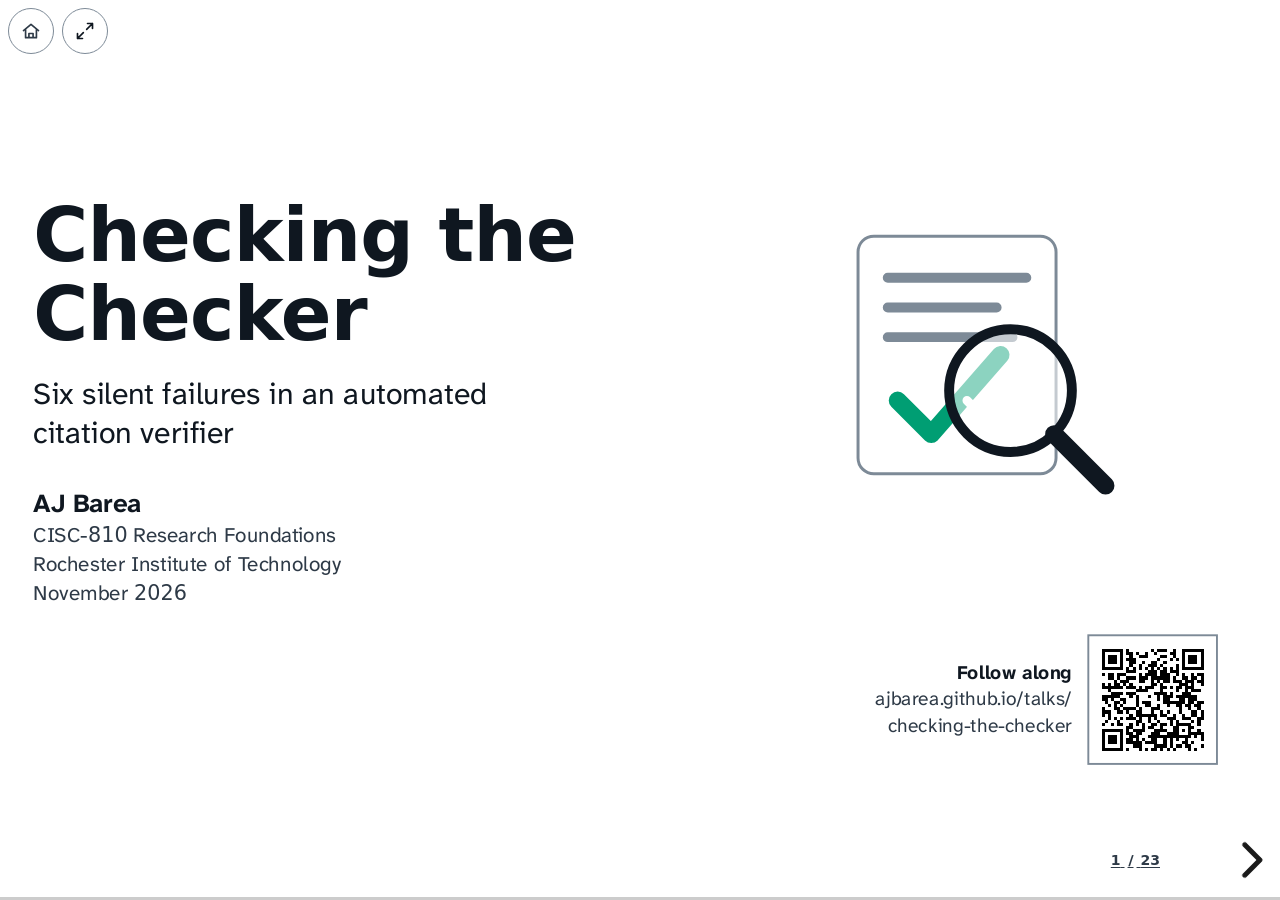
<file: checking-the-checker/index.html>
<!doctype html>
<html lang="en">
<head>
  <meta charset="utf-8">
  <meta name="viewport" content="width=device-width, initial-scale=1">
  <title>Checking the Checker</title>
  <meta name="description" content="Six silent failures in an automated citation verifier: why a checker's clean report counts only if the checker can fail and says what it skipped, and what three of five public checkers printed after checking nothing.">
  <meta property="og:title" content="Checking the Checker">
  <meta property="og:description" content="Six silent failures in an automated citation verifier: why a checker's clean report counts only if the checker can fail and says what it skipped, and what three of five public checkers printed after checking nothing.">
  <link rel="stylesheet" href="../vendor/reveal/reset.css">
  <link rel="stylesheet" href="../vendor/reveal/reveal.css">
  <link rel="stylesheet" href="../shared/deck.css">
  <link rel="stylesheet" href="../shared/motion.css">
  <link rel="stylesheet" href="../shared/tip.css">
  <link rel="stylesheet" href="deck.css">
</head>
<body>
<div class="reveal">
<div class="slides">

<section class="title-slide">
  <div class="title-text">
    <h1>Checking the Checker</h1>
    <p class="subtitle">Six silent failures in an automated citation verifier</p>
    <p class="byline"><b>AJ Barea</b><span>CISC-810 Research Foundations</span><span>Rochester Institute of Technology</span><span>November 2026</span></p>
  </div>
  <svg class="lens-art" viewBox="0 0 320 320" role="img" aria-label="Drawing: a magnifying glass held over a green check mark finds the check mark hollow">
    <rect class="sheet" x="36" y="40" width="200" height="240" rx="16"/>
    <path class="rule" d="M66 82h140M66 112h110M66 142h126"/>
    <path class="tick" data-motion="draw" data-dur="700" d="M76 206l34 34 70-80"/>
    <g class="lens" data-motion="arrive" data-delay="800" data-dur="900">
      <circle class="glass" cx="190" cy="196" r="62"/>
      <path class="tick hollow" d="M146 206l34 34 40-46"/>
      <path class="handle" d="M234 240l52 52"/>
    </g>
  </svg>
  <!-- qr:follow -->
  <div class="qr qr-follow">
    <p class="qr-label"><b>Follow along</b><span>ajbarea.github.io/talks/<wbr>checking-the-checker</span></p>
    <svg class="qr-code" viewBox="0 0 41 41" role="img" aria-label="QR code for ajbarea.github.io/talks/checking-the-checker" shape-rendering="crispEdges"><rect width="41" height="41" fill="#fff"/><path fill="#000" d="M4 4h7v1h-7zM12 4h1v1h-1zM20 4h1v1h-1zM22 4h3v1h-3zM27 4h1v1h-1zM30 4h7v1h-7zM4 5h1v1h-1zM10 5h1v1h-1zM12 5h2v1h-2zM15 5h1v1h-1zM18 5h1v1h-1zM21 5h1v1h-1zM26 5h2v1h-2zM30 5h1v1h-1zM36 5h1v1h-1zM4 6h1v1h-1zM6 6h3v1h-3zM10 6h1v1h-1zM13 6h1v1h-1zM16 6h3v1h-3zM23 6h2v1h-2zM27 6h1v1h-1zM30 6h1v1h-1zM32 6h3v1h-3zM36 6h1v1h-1zM4 7h1v1h-1zM6 7h3v1h-3zM10 7h1v1h-1zM12 7h3v1h-3zM22 7h1v1h-1zM26 7h1v1h-1zM28 7h1v1h-1zM30 7h1v1h-1zM32 7h3v1h-3zM36 7h1v1h-1zM4 8h1v1h-1zM6 8h3v1h-3zM10 8h1v1h-1zM13 8h2v1h-2zM17 8h1v1h-1zM20 8h2v1h-2zM24 8h1v1h-1zM30 8h1v1h-1zM32 8h3v1h-3zM36 8h1v1h-1zM4 9h1v1h-1zM10 9h1v1h-1zM13 9h1v1h-1zM16 9h1v1h-1zM19 9h3v1h-3zM23 9h1v1h-1zM28 9h1v1h-1zM30 9h1v1h-1zM36 9h1v1h-1zM4 10h7v1h-7zM12 10h1v1h-1zM14 10h1v1h-1zM16 10h1v1h-1zM18 10h1v1h-1zM20 10h1v1h-1zM22 10h1v1h-1zM24 10h1v1h-1zM26 10h1v1h-1zM28 10h1v1h-1zM30 10h7v1h-7zM12 11h3v1h-3zM19 11h3v1h-3zM23 11h2v1h-2zM26 11h3v1h-3zM4 12h1v1h-1zM6 12h2v1h-2zM9 12h3v1h-3zM16 12h1v1h-1zM18 12h4v1h-4zM23 12h3v1h-3zM28 12h1v1h-1zM30 12h1v1h-1zM33 12h1v1h-1zM35 12h2v1h-2zM6 13h2v1h-2zM9 13h1v1h-1zM12 13h3v1h-3zM16 13h3v1h-3zM20 13h6v1h-6zM27 13h1v1h-1zM30 13h2v1h-2zM33 13h2v1h-2zM36 13h1v1h-1zM8 14h1v1h-1zM10 14h3v1h-3zM16 14h2v1h-2zM20 14h1v1h-1zM22 14h1v1h-1zM24 14h2v1h-2zM27 14h3v1h-3zM31 14h3v1h-3zM35 14h2v1h-2zM4 15h1v1h-1zM6 15h1v1h-1zM8 15h2v1h-2zM11 15h1v1h-1zM13 15h1v1h-1zM20 15h2v1h-2zM23 15h1v1h-1zM29 15h3v1h-3zM33 15h1v1h-1zM36 15h1v1h-1zM4 16h7v1h-7zM12 16h3v1h-3zM16 16h1v1h-1zM18 16h3v1h-3zM23 16h2v1h-2zM26 16h1v1h-1zM28 16h2v1h-2zM31 16h3v1h-3zM6 17h1v1h-1zM15 17h4v1h-4zM23 17h1v1h-1zM28 17h1v1h-1zM31 17h1v1h-1zM33 17h3v1h-3zM7 18h4v1h-4zM12 18h3v1h-3zM21 18h4v1h-4zM26 18h1v1h-1zM30 18h3v1h-3zM4 19h6v1h-6zM13 19h1v1h-1zM15 19h1v1h-1zM19 19h1v1h-1zM22 19h1v1h-1zM24 19h3v1h-3zM28 19h7v1h-7zM4 20h2v1h-2zM7 20h1v1h-1zM10 20h2v1h-2zM15 20h1v1h-1zM22 20h1v1h-1zM24 20h2v1h-2zM29 20h2v1h-2zM32 20h3v1h-3zM5 21h1v1h-1zM8 21h2v1h-2zM11 21h1v1h-1zM15 21h1v1h-1zM17 21h3v1h-3zM24 21h7v1h-7zM32 21h2v1h-2zM35 21h2v1h-2zM6 22h1v1h-1zM8 22h1v1h-1zM10 22h1v1h-1zM15 22h1v1h-1zM18 22h2v1h-2zM22 22h1v1h-1zM25 22h1v1h-1zM28 22h2v1h-2zM31 22h2v1h-2zM34 22h2v1h-2zM4 23h1v1h-1zM8 23h2v1h-2zM11 23h4v1h-4zM16 23h1v1h-1zM20 23h3v1h-3zM29 23h1v1h-1zM32 23h1v1h-1zM35 23h1v1h-1zM4 24h3v1h-3zM9 24h2v1h-2zM12 24h1v1h-1zM15 24h2v1h-2zM20 24h1v1h-1zM23 24h1v1h-1zM25 24h1v1h-1zM29 24h1v1h-1zM33 24h2v1h-2zM36 24h1v1h-1zM4 25h1v1h-1zM6 25h1v1h-1zM13 25h1v1h-1zM15 25h7v1h-7zM23 25h2v1h-2zM27 25h1v1h-1zM30 25h1v1h-1zM33 25h2v1h-2zM36 25h1v1h-1zM6 26h1v1h-1zM8 26h1v1h-1zM10 26h1v1h-1zM12 26h3v1h-3zM16 26h1v1h-1zM19 26h1v1h-1zM21 26h1v1h-1zM25 26h3v1h-3zM30 26h3v1h-3zM35 26h2v1h-2zM5 27h1v1h-1zM9 27h1v1h-1zM15 27h2v1h-2zM19 27h1v1h-1zM22 27h1v1h-1zM26 27h1v1h-1zM28 27h1v1h-1zM33 27h1v1h-1zM35 27h1v1h-1zM4 28h1v1h-1zM7 28h1v1h-1zM9 28h2v1h-2zM13 28h1v1h-1zM15 28h1v1h-1zM17 28h1v1h-1zM20 28h2v1h-2zM23 28h2v1h-2zM26 28h1v1h-1zM28 28h5v1h-5zM35 28h1v1h-1zM12 29h2v1h-2zM17 29h1v1h-1zM19 29h2v1h-2zM23 29h1v1h-1zM27 29h2v1h-2zM32 29h2v1h-2zM4 30h7v1h-7zM12 30h1v1h-1zM14 30h4v1h-4zM21 30h4v1h-4zM27 30h2v1h-2zM30 30h1v1h-1zM32 30h1v1h-1zM35 30h1v1h-1zM4 31h1v1h-1zM10 31h1v1h-1zM12 31h2v1h-2zM15 31h2v1h-2zM20 31h3v1h-3zM25 31h4v1h-4zM32 31h5v1h-5zM4 32h1v1h-1zM6 32h3v1h-3zM10 32h1v1h-1zM13 32h3v1h-3zM19 32h14v1h-14zM34 32h1v1h-1zM36 32h1v1h-1zM4 33h1v1h-1zM6 33h3v1h-3zM10 33h1v1h-1zM12 33h2v1h-2zM15 33h1v1h-1zM17 33h1v1h-1zM20 33h2v1h-2zM24 33h1v1h-1zM26 33h1v1h-1zM28 33h1v1h-1zM31 33h1v1h-1zM36 33h1v1h-1zM4 34h1v1h-1zM6 34h3v1h-3zM10 34h1v1h-1zM12 34h5v1h-5zM18 34h4v1h-4zM24 34h1v1h-1zM26 34h1v1h-1zM30 34h2v1h-2zM33 34h1v1h-1zM4 35h1v1h-1zM10 35h1v1h-1zM14 35h3v1h-3zM21 35h4v1h-4zM26 35h1v1h-1zM28 35h2v1h-2zM31 35h2v1h-2zM36 35h1v1h-1zM4 36h7v1h-7zM12 36h1v1h-1zM16 36h1v1h-1zM18 36h1v1h-1zM20 36h2v1h-2zM23 36h1v1h-1zM25 36h1v1h-1zM27 36h1v1h-1zM32 36h1v1h-1zM34 36h1v1h-1z"/></svg>
  </div>
  <!-- /qr -->
  <aside class="notes"><ul><li>Hi, I'm AJ, a first-year PhD student</li><li>A tool I wrote to check my papers' references, and the six times it failed without telling me</li><li>Stop me any time a term isn't clear</li></ul></aside>
</section>

<section data-contribution data-chapter="1 · The point">
  <span class="kicker">1 · The point</span>
  <h2>A clean report counts only if the checker can fail and says what it skipped</h2>
  <div class="point">
    <figure class="term-fig">
      <div class="term" role="img" aria-label="An excerpt of real terminal output from the HalRef citation checker, given an unreadable PDF: No references extracted from /in/trunc.pdf, then All references verified OK.">
        <p class="cmd">$ halref check /in/trunc.pdf</p>
        <p class="gap" aria-hidden="true">…</p>
        <p class="nothing" data-value="checkers.halrefNothing.0"></p>
        <p class="gap" aria-hidden="true">…</p>
        <p class="ok fragment" data-fragment-index="0" data-motion="pop" data-value="checkers.halrefNothing.1"></p>
      </div>
      <figcaption><span class="tag-read">Checked: nothing</span><span class="tag-said fragment" data-fragment-index="0">Said: all OK</span></figcaption>
    </figure>
    <div class="claim fragment" data-fragment-index="1">
      <p><b>What I did:</b> found six silent failures in my own citation checker, sorted them into three groups, gave each a guard, and tried two guards on five public checkers.</p>
      <p><b>Why you should care:</b> your tests, CI and linters say "all clear" too. If a tool can't fail, "all clear" tells you nothing.</p>
    </div>
  </div>
  <p class="footnote">Real output, excerpt, command shortened: HalRef v0.1.0, given my paper's PDF cut to its first 2,000 bytes, October 2026.</p>
  <aside class="notes"><ul><li>HalRef, PDF cut to 2,000 bytes: "no references extracted", then "all references verified OK"</li><li>The one point: a clean report counts only if the checker can fail and says what it skipped</li><li>What I did: 6 silent failures, 3 groups, a guard each, 2 guards tried on 5 checkers. Why care: your CI's green check</li></ul></aside>
</section>

<section data-chapter="2 · Why it matters">
  <span class="kicker">2 · Why it matters</span>
  <h2>AI models still invent references, and a top conference now checks them with software</h2>
  <div class="panels">
    <figure class="panel">
      <figcaption><b>Models invent them</b> Invalid citations, per model, across <span data-value="field.models"></span> recent models</figcaption>
      <div class="axis-bar"><span class="range" data-range="field.modelLow field.modelHigh" data-scale="100" data-motion="growx"></span></div>
      <p class="ends"><span><b data-value="field.modelLow"></b>%</span><span><b data-value="field.modelHigh"></b>%</span></p>
      <p class="scale-note">on a scale of 0 to 100%</p>
    </figure>
    <figure class="panel">
      <figcaption><b>Papers keep them</b> Accepted papers with an invalid citation, <span data-value="field.venues"></span> AI and security venues</figcaption>
      <div class="hbar"><span class="yr">2020 to 2024</span><span class="track"><span class="fill" data-bar="field.papersBefore" data-scale="2" data-motion="growx"></span></span><b><span data-value="field.papersBefore"></span>%</b></div>
      <div class="hbar now"><span class="yr">2025</span><span class="track"><span class="fill" data-bar="field.papersAfter" data-scale="2" data-motion="growx" data-delay="200"></span></span><b><span data-value="field.papersAfter"></span>%</b></div>
      <p class="scale-note">bars on a scale of 0 to 2%</p>
    </figure>
    <figure class="panel accent">
      <figcaption><b>Software checks them</b> ACL 2026, a top language-processing conference</figcaption>
      <p class="big"><span data-value="field.aclFlagged"></span></p>
      <p>accepted papers flagged by an automated checker for citing work that does not exist; the chairs confirmed each flag by hand</p>
    </figure>
  </div>
  <p class="lead fragment">So the trust moves to the checker.</p>
  <p class="footnote">Sources: Xu et al., GhostCite, 2026 (first two panels); ACL 2026 program chairs' statement.</p>
  <aside class="notes"><ul><li><span data-value="field.models"></span> models: <span data-value="field.modelLow"></span> to <span data-value="field.modelHigh"></span>% of citations invalid</li><li><span data-value="field.venues"></span> venues: <span data-value="field.papersBefore"></span>% of accepted papers (2020 to 2024), <span data-value="field.papersAfter"></span>% in 2025</li><li>ACL 2026: <span data-value="field.aclFlagged"></span> papers flagged, confirmed by hand. So the trust moves to the checker</li></ul></aside>
</section>

<section data-chapter="3 · My checker">
  <span class="kicker">3 · My checker</span>
  <h2>Six silent failures in my own checks; one let a broken paper pass for <span data-value="case1.days"></span> days</h2>
  <p class="context">My checker, dokimasia, checks one bibliography of <span data-value="checker.entries"></span> entries that <span data-value="checker.papers"></span> of my papers share.</p>
  <figure class="cases-fig">
    <div class="bars" data-bars="cases"></div>
  </figure>
  <p class="footnote">Bar: days the failure lasted, from the repository history.</p>
  <aside class="notes"><ul><li>dokimasia: <span data-value="checker.entries"></span> entries shared by <span data-value="checker.papers"></span> papers</li><li>Case 1: build said success with an empty bibliography for <span data-value="case1.days"></span> days</li><li>One tool, studied by its builder: shows these happen, not how often</li></ul></aside>
</section>

<section data-chapter="3 · My checker">
  <span class="kicker">3 · My checker</span>
  <h2>The six failures fall into three groups, and each group needs its own guard</h2>
  <div class="stages">
    <div class="stage g-norun">
      <p class="gname" data-value="groups.norun.name"></p>
      <p class="sname" data-value="groups.norun.stage"></p>
      <p class="scases fragment" data-fragment-index="1">Cases <span data-value="groups.norun.cases"></span>: the broken paper was never checked</p>
      <p class="guard fragment" data-fragment-index="1"><span class="glabel">Guard</span><span data-value="groups.norun.guard"></span></p>
    </div>
    <span class="arrow" aria-hidden="true">→</span>
    <div class="stage g-input">
      <p class="gname" data-value="groups.input.name"></p>
      <p class="sname" data-value="groups.input.stage"></p>
      <p class="scases fragment" data-fragment-index="2">Cases <span data-value="groups.input.cases"></span>: the check read the wrong thing</p>
      <p class="guard fragment" data-fragment-index="2"><span class="glabel">Guard</span><span data-value="groups.input.guard"></span></p>
    </div>
    <span class="arrow" aria-hidden="true">→</span>
    <div class="stage g-report">
      <p class="gname" data-value="groups.report.name"></p>
      <p class="sname" data-value="groups.report.stage"></p>
      <p class="scases fragment" data-fragment-index="3">Case <span data-value="groups.report.cases"></span>: a refused lookup was reported as a missing entry</p>
      <p class="guard fragment" data-fragment-index="3"><span class="glabel">Guard</span><span data-value="groups.report.guard"></span></p>
    </div>
  </div>
  <p class="reach fragment" data-fragment-index="4"><span class="reach-no">A test runs the check, so it never sees one that didn't run.</span><span class="reach-yes">A test can catch wrong inputs and misreported results.</span></p>
  <aside class="notes"><ul><li>A check chooses what to check, reads inputs, reports: each group fails one step and gets its own guard</li><li>Did not run (cases 1, 2): guard, work out what to check and name what was skipped. Wrong inputs (3 to 5): guard, break the check on purpose</li><li>Misreported (6, arXiv refusals): guard, no answer but "not found". Then: a test never sees a check that didn't run</li></ul></aside>
</section>

<section data-chapter="3 · My checker">
  <span class="kicker">3 · My checker</span>
  <h2>Today's tests caught <span data-value="rebreak.caught"></span> of <span data-value="rebreak.total"></span> small changes that break my six fixes again</h2>
  <figure class="rebreak-fig">
    <p class="ylabel">Tests that failed for each change, of the checker's <span data-value="rebreak.tests"></span> plus the build runner's for case 1</p>
    <div class="rebreak" data-columns="rebreak.mutations"></div>
    <p class="after fragment">Both misses now have tests.</p>
  </figure>
  <aside class="notes"><ul><li><span data-value="rebreak.total"></span> small changes that break my six fixes again</li><li><span data-value="rebreak.caught"></span> caught; 2 got through: an empty compiled bibliography, the removed refusal line</li><li>Both misses have tests now</li></ul></aside>
</section>

<section data-chapter="4 · Other checkers">
  <span class="kicker">4 · Other checkers</span>
  <h2>Three of five public checkers printed a clean result after checking nothing</h2>
  <table class="matrix" data-matrix="checkers.tools" data-clean="checkers.cleanAfterNothing" data-all="checkers.allNotFound" data-count="checkers.toolCount" data-clean-label="Clean result after nothing to check" data-other-label="No clean result after nothing to check">
    <thead>
      <tr><th scope="col" rowspan="2">Tool</th><th scope="colgroup" colspan="2" class="g-norun"><span class="hg">Did not run: nothing to check</span></th><th scope="col" class="g-report fragment" data-fragment-index="1"><span class="hg">Misreported</span></th></tr>
      <tr><th scope="col" data-short="Unreadable PDF">Unreadable PDF</th><th scope="col" data-short="No references">No reference section</th><th scope="col" class="fragment" data-fragment-index="1" data-short="Network cut">Network cut, 10 real references</th></tr>
    </thead>
  </table>
  <p class="key"><span class="k-bad"><span class="mark" aria-hidden="true">✕</span>clean verdict<span class="fragment" data-fragment-index="1">, or “not found” for a failed lookup</span></span><span class="k-good"><span class="mark" aria-hidden="true">✓</span>said it checked nothing</span><span class="k-warn"><span class="mark" aria-hidden="true">!</span>warned, then went on</span><span class="k-mixed fragment" data-fragment-index="1"><span class="mark" aria-hidden="true">~</span>mixed</span><span class="k-none fragment" data-fragment-index="1"><span class="mark" aria-hidden="true">–</span>does not apply</span></p>
  <p class="footnote">The five tools a 2026 comparison study tested, run once per input with no API keys, October 2026.</p>
  <aside class="notes"><ul><li>The 5 tools a 2026 study compared; two kinds of nothing to check</li><li><span data-value="checkers.cleanAfterNothing"></span> of <span data-value="checkers.toolCount"></span> printed a clean verdict anyway</li><li>Network cut, 10 real references, 4 tools (HalluCiteChecker is local): <span data-value="checkers.allNotFound"></span> reported all as not found</li></ul></aside>
</section>

<section data-conclusion>
  <h2>A checker's all-clear counts only if it can fail and names what it skipped</h2>
  <div class="recap" data-motion="stagger" data-child="rise" data-step="150">
    <div class="tile"><p class="num" data-value="cases.length"></p><p>silent failures found in my own checks, in three groups</p></div>
    <div class="tile"><p class="num"><span data-value="rebreak.caught"></span> of <span data-value="rebreak.total"></span></p><p>changes that broke my fixes again, caught by today's tests</p></div>
    <div class="tile"><p class="num"><span data-value="checkers.cleanAfterNothing"></span> of <span data-value="checkers.toolCount"></span></p><p>public checkers printed a clean result after checking nothing</p></div>
  </div>
  <p class="guards-h">One guard for each group</p>
  <div class="guards">
    <div class="g-item g-norun"><p class="gname" data-value="groups.norun.name"></p><p data-value="groups.norun.guard"></p></div>
    <div class="g-item g-input"><p class="gname" data-value="groups.input.name"></p><p data-value="groups.input.guard"></p></div>
    <div class="g-item g-report"><p class="gname" data-value="groups.report.name"></p><p data-value="groups.report.guard"></p></div>
  </div>
  <div class="open">
    <p class="open-h">Open problems</p>
    <ul>
      <li>How often these failures occur</li>
      <li>Whether the guards find new defects, or find them earlier than other practices</li>
    </ul>
  </div>
  <aside class="notes"><ul><li><span data-value="cases.length"></span> failures found, 3 groups, one guard each; <span data-value="rebreak.caught"></span> of <span data-value="rebreak.total"></span> caught; <span data-value="checkers.cleanAfterNothing"></span> of <span data-value="checkers.toolCount"></span> clean after nothing</li><li>Open: how often these happen; whether the guards find new defects</li><li>Next green check: could it have failed, and what did it skip? "That's my talk."</li></ul></aside>
</section>

<section class="closing">
  <div class="close-text">
  <h2>Thank you</h2>
  <p class="asks">I'm glad to take questions.</p>
  <p class="contact"><b>AJ Barea</b><br>PhD student, Rochester Institute of Technology</p>
  <p class="contact"><a href="mailto:ajb6289@rit.edu">ajb6289@rit.edu</a><br><a href="https://github.com/ajbarea">github.com/ajbarea</a></p>
  </div>
  <!-- qr:close -->
  <div class="qr qr-close" data-motion="pop" data-delay="300" data-dur="600">
    <svg class="qr-code" viewBox="0 0 41 41" role="img" aria-label="QR code for ajbarea.github.io/talks/checking-the-checker" shape-rendering="crispEdges"><rect width="41" height="41" fill="#fff"/><path fill="#000" d="M4 4h7v1h-7zM12 4h1v1h-1zM20 4h1v1h-1zM22 4h3v1h-3zM27 4h1v1h-1zM30 4h7v1h-7zM4 5h1v1h-1zM10 5h1v1h-1zM12 5h2v1h-2zM15 5h1v1h-1zM18 5h1v1h-1zM21 5h1v1h-1zM26 5h2v1h-2zM30 5h1v1h-1zM36 5h1v1h-1zM4 6h1v1h-1zM6 6h3v1h-3zM10 6h1v1h-1zM13 6h1v1h-1zM16 6h3v1h-3zM23 6h2v1h-2zM27 6h1v1h-1zM30 6h1v1h-1zM32 6h3v1h-3zM36 6h1v1h-1zM4 7h1v1h-1zM6 7h3v1h-3zM10 7h1v1h-1zM12 7h3v1h-3zM22 7h1v1h-1zM26 7h1v1h-1zM28 7h1v1h-1zM30 7h1v1h-1zM32 7h3v1h-3zM36 7h1v1h-1zM4 8h1v1h-1zM6 8h3v1h-3zM10 8h1v1h-1zM13 8h2v1h-2zM17 8h1v1h-1zM20 8h2v1h-2zM24 8h1v1h-1zM30 8h1v1h-1zM32 8h3v1h-3zM36 8h1v1h-1zM4 9h1v1h-1zM10 9h1v1h-1zM13 9h1v1h-1zM16 9h1v1h-1zM19 9h3v1h-3zM23 9h1v1h-1zM28 9h1v1h-1zM30 9h1v1h-1zM36 9h1v1h-1zM4 10h7v1h-7zM12 10h1v1h-1zM14 10h1v1h-1zM16 10h1v1h-1zM18 10h1v1h-1zM20 10h1v1h-1zM22 10h1v1h-1zM24 10h1v1h-1zM26 10h1v1h-1zM28 10h1v1h-1zM30 10h7v1h-7zM12 11h3v1h-3zM19 11h3v1h-3zM23 11h2v1h-2zM26 11h3v1h-3zM4 12h1v1h-1zM6 12h2v1h-2zM9 12h3v1h-3zM16 12h1v1h-1zM18 12h4v1h-4zM23 12h3v1h-3zM28 12h1v1h-1zM30 12h1v1h-1zM33 12h1v1h-1zM35 12h2v1h-2zM6 13h2v1h-2zM9 13h1v1h-1zM12 13h3v1h-3zM16 13h3v1h-3zM20 13h6v1h-6zM27 13h1v1h-1zM30 13h2v1h-2zM33 13h2v1h-2zM36 13h1v1h-1zM8 14h1v1h-1zM10 14h3v1h-3zM16 14h2v1h-2zM20 14h1v1h-1zM22 14h1v1h-1zM24 14h2v1h-2zM27 14h3v1h-3zM31 14h3v1h-3zM35 14h2v1h-2zM4 15h1v1h-1zM6 15h1v1h-1zM8 15h2v1h-2zM11 15h1v1h-1zM13 15h1v1h-1zM20 15h2v1h-2zM23 15h1v1h-1zM29 15h3v1h-3zM33 15h1v1h-1zM36 15h1v1h-1zM4 16h7v1h-7zM12 16h3v1h-3zM16 16h1v1h-1zM18 16h3v1h-3zM23 16h2v1h-2zM26 16h1v1h-1zM28 16h2v1h-2zM31 16h3v1h-3zM6 17h1v1h-1zM15 17h4v1h-4zM23 17h1v1h-1zM28 17h1v1h-1zM31 17h1v1h-1zM33 17h3v1h-3zM7 18h4v1h-4zM12 18h3v1h-3zM21 18h4v1h-4zM26 18h1v1h-1zM30 18h3v1h-3zM4 19h6v1h-6zM13 19h1v1h-1zM15 19h1v1h-1zM19 19h1v1h-1zM22 19h1v1h-1zM24 19h3v1h-3zM28 19h7v1h-7zM4 20h2v1h-2zM7 20h1v1h-1zM10 20h2v1h-2zM15 20h1v1h-1zM22 20h1v1h-1zM24 20h2v1h-2zM29 20h2v1h-2zM32 20h3v1h-3zM5 21h1v1h-1zM8 21h2v1h-2zM11 21h1v1h-1zM15 21h1v1h-1zM17 21h3v1h-3zM24 21h7v1h-7zM32 21h2v1h-2zM35 21h2v1h-2zM6 22h1v1h-1zM8 22h1v1h-1zM10 22h1v1h-1zM15 22h1v1h-1zM18 22h2v1h-2zM22 22h1v1h-1zM25 22h1v1h-1zM28 22h2v1h-2zM31 22h2v1h-2zM34 22h2v1h-2zM4 23h1v1h-1zM8 23h2v1h-2zM11 23h4v1h-4zM16 23h1v1h-1zM20 23h3v1h-3zM29 23h1v1h-1zM32 23h1v1h-1zM35 23h1v1h-1zM4 24h3v1h-3zM9 24h2v1h-2zM12 24h1v1h-1zM15 24h2v1h-2zM20 24h1v1h-1zM23 24h1v1h-1zM25 24h1v1h-1zM29 24h1v1h-1zM33 24h2v1h-2zM36 24h1v1h-1zM4 25h1v1h-1zM6 25h1v1h-1zM13 25h1v1h-1zM15 25h7v1h-7zM23 25h2v1h-2zM27 25h1v1h-1zM30 25h1v1h-1zM33 25h2v1h-2zM36 25h1v1h-1zM6 26h1v1h-1zM8 26h1v1h-1zM10 26h1v1h-1zM12 26h3v1h-3zM16 26h1v1h-1zM19 26h1v1h-1zM21 26h1v1h-1zM25 26h3v1h-3zM30 26h3v1h-3zM35 26h2v1h-2zM5 27h1v1h-1zM9 27h1v1h-1zM15 27h2v1h-2zM19 27h1v1h-1zM22 27h1v1h-1zM26 27h1v1h-1zM28 27h1v1h-1zM33 27h1v1h-1zM35 27h1v1h-1zM4 28h1v1h-1zM7 28h1v1h-1zM9 28h2v1h-2zM13 28h1v1h-1zM15 28h1v1h-1zM17 28h1v1h-1zM20 28h2v1h-2zM23 28h2v1h-2zM26 28h1v1h-1zM28 28h5v1h-5zM35 28h1v1h-1zM12 29h2v1h-2zM17 29h1v1h-1zM19 29h2v1h-2zM23 29h1v1h-1zM27 29h2v1h-2zM32 29h2v1h-2zM4 30h7v1h-7zM12 30h1v1h-1zM14 30h4v1h-4zM21 30h4v1h-4zM27 30h2v1h-2zM30 30h1v1h-1zM32 30h1v1h-1zM35 30h1v1h-1zM4 31h1v1h-1zM10 31h1v1h-1zM12 31h2v1h-2zM15 31h2v1h-2zM20 31h3v1h-3zM25 31h4v1h-4zM32 31h5v1h-5zM4 32h1v1h-1zM6 32h3v1h-3zM10 32h1v1h-1zM13 32h3v1h-3zM19 32h14v1h-14zM34 32h1v1h-1zM36 32h1v1h-1zM4 33h1v1h-1zM6 33h3v1h-3zM10 33h1v1h-1zM12 33h2v1h-2zM15 33h1v1h-1zM17 33h1v1h-1zM20 33h2v1h-2zM24 33h1v1h-1zM26 33h1v1h-1zM28 33h1v1h-1zM31 33h1v1h-1zM36 33h1v1h-1zM4 34h1v1h-1zM6 34h3v1h-3zM10 34h1v1h-1zM12 34h5v1h-5zM18 34h4v1h-4zM24 34h1v1h-1zM26 34h1v1h-1zM30 34h2v1h-2zM33 34h1v1h-1zM4 35h1v1h-1zM10 35h1v1h-1zM14 35h3v1h-3zM21 35h4v1h-4zM26 35h1v1h-1zM28 35h2v1h-2zM31 35h2v1h-2zM36 35h1v1h-1zM4 36h7v1h-7zM12 36h1v1h-1zM16 36h1v1h-1zM18 36h1v1h-1zM20 36h2v1h-2zM23 36h1v1h-1zM25 36h1v1h-1zM27 36h1v1h-1zM32 36h1v1h-1zM34 36h1v1h-1z"/></svg>
    <p class="qr-label"><b>These slides</b><span>ajbarea.github.io/talks/<br>checking-the-checker</span></p>
  </div>
  <!-- /qr -->
  <aside class="notes"><ul><li>Thank you; the slides are at the link</li><li>"I'm glad to take questions."</li><li>Backup: how each case was found, the tool runs, the sources</li></ul></aside>
</section>

<section id="faq" class="backup faq-index">
  <h2>Backup slides</h2>
  <p class="faq-sub">Frequently asked questions</p>
  <ol class="faq">
    <li><a href="#/faq-models">Why do language models invent references?</a></li>
    <li><a href="#/faq-found">How was each failure found?</a></li>
    <li><a href="#/faq-after">What does the checker print after the fixes?</a></li>
    <li><a href="#/faq-new">Aren't these just ordinary bugs? What is new?</a></li>
    <li><a href="#/faq-author">What can one tool, studied by its author, show?</a></li>
    <li><a href="#/faq-public">Do the same failures turn up in other tools?</a></li>
    <li><a href="#/faq-test">Why can't a test catch a check that never ran?</a></li>
    <li><a href="#/faq-flags">How often is a flag false?</a></li>
    <li><a href="#/faq-case6">Why did case 6's count change between runs?</a></li>
    <li><a href="#/faq-method">How were the five other checkers tested?</a></li>
    <li><a href="#/faq-cases">What happened in cases 3 to 5?</a></li>
    <li><a href="#/faq-verified">What does "verified" mean here?</a></li>
    <li><a href="#/faq-references">Where are the references?</a></li>
  </ol>
</section>

<section id="faq-models" class="backup">
  <h2>Why language models invent references, and what a checker can find</h2>
  <div class="cards" style="--n:3">
    <div class="card"><b>A guess scores better than "I don't know"</b><p>Kalai et al. (2025): models are trained and graded in ways that reward guessing over admitting uncertainty. A made-up reference is one such guess.</p></div>
    <div class="card"><b>A reference is a fact to recall</b><p>Authors, title, venue and year are arbitrary, so a model fills the gap with a plausible one. Nothing in the text marks it as invented.</p></div>
    <div class="card"><b>A checker finds what does not exist</b><p>Mine looks each reference up and compares title, author and year. It cannot tell whether a real paper supports the sentence that cites it.</p></div>
  </div>
  <p class="back"><a href="#/faq">Back to the questions</a></p>
  <aside class="notes">Kalai and colleagues argue training and benchmark scoring reward guessing. A made-up reference is a guess that looks right. A checker finds references that do not exist, not real ones that are misused: see the "verified" slide.</aside>
</section>

<section id="faq-found" class="backup">
  <h2>How each failure was found: none by breaking checks on purpose</h2>
  <table class="data small-table found">
    <thead><tr><th>Case</th><th>What failed</th><th>How it was found</th></tr></thead>
    <tbody>
      <tr><td>1</td><td data-label="What failed">Build reported success with no bibliography</td><td data-label="Found by"><span data-value="case1.citations"></span> unresolved markers in a compiled paper</td></tr>
      <tr><td>2</td><td data-label="What failed">Check skipped one paper</td><td data-label="Found by">Tracing why no check caught case 1</td></tr>
      <tr><td>3</td><td data-label="What failed">Score gave a paper citing everything full marks</td><td data-label="Found by">Adding the skipped paper</td></tr>
      <tr><td>4</td><td data-label="What failed">Warning on a correct entry</td><td data-label="Found by">A warning that no edit could clear</td></tr>
      <tr><td>5</td><td data-label="What failed">Fix blocked by cached records</td><td data-label="Found by">The same warning after the fix</td></tr>
      <tr><td>6</td><td data-label="What failed">Refused lookups reported as missing</td><td data-label="Found by"><span data-value="case6.runs.0"></span> of <span data-value="case6.entries"></span> unresolved in one run</td></tr>
    </tbody>
  </table>
  <p class="lead">Each fix was then confirmed by putting its defect back; that practice found none of the six. The test suite had <span data-value="checker.testsThen"></span> tests then. Case 1's paper was broken for <span data-value="case1.days"></span> days, but checks existed for only the last <span data-value="case1.checkedDays"></span>.</p>
  <p class="back"><a href="#/faq">Back to the questions</a></p>
  <aside class="notes">Each one showed up as a result that didn't make sense, not through a test.</aside>
</section>

<section id="faq-after" class="backup">
  <h2>What my checker printed after the fixes, where it used to stay silent</h2>
  <div class="cards" style="--n:1">
    <div class="card"><b>A lookup that got no answer</b><pre class="mini-out">bibcheck: unresolved -- identifier present, lookup did not answer (HTTP 406 x61):
bibcheck: at least one host was throttling this run, so these say nothing about the entries; rerun later rather than editing them</pre></div>
  </div>
  <p class="lead">It was not given the two guard inputs from the other checkers: it checks a bibliography several papers share, inside their build, not one paper's PDF.</p>
  <p class="footnote">Output from the fixed code's run on the day of case 6 (September 21, 2026), when the checker was still named bibcheck.</p>
  <p class="back"><a href="#/faq">Back to the questions</a></p>
  <aside class="notes">Failed lookups are never cached now, and each carries its reason.</aside>
</section>

<section id="faq-new" class="backup">
  <h2>Aren't these just ordinary bugs? What is new</h2>
  <div class="cards" style="--n:3">
    <div class="card"><b>The defects are familiar</b><p>An ignored error code, a list kept by hand, a catch-all exception handler, a cache with no format version. Yuan et al.: 92% of catastrophic failures in five distributed systems came from mishandled non-fatal errors.</p></div>
    <div class="card"><b>The cost is not</b><p>Each one makes a false claim about someone else's document: "unresolved" tells a program chair an author may have cited something that does not exist. Registries keep two dates for one article, and a refusal looks like a missing entry.</p></div>
    <div class="card"><b>Closest work</b><p>Hill (2026) mutation-tests a verifier that passed a bundle without examining anything, a "vacuous pass". This paper adds the two groups that are not vacuous passes, and tests two guards on five other checkers.</p></div>
  </div>
  <p class="back"><a href="#/faq">Back to the questions</a></p>
  <aside class="notes">The defects are familiar to any software engineer; what's specific is that each one makes a false claim about someone else's document. Closest work is Hill 2026, on vacuous passes; I add the other two groups and test guards on five other tools.</aside>
</section>

<section id="faq-author" class="backup">
  <h2>One tool, studied by its author: what that can and cannot show</h2>
  <div class="cards" style="--n:2">
    <div class="card"><b>It shows the groups occur</b><p>A missing guard needs one counterexample: a tool that prints "All Clear!" for an unreadable PDF does so whatever the paper. In their public code, issues or commits, each group appears in at least two of the five other tools.</p></div>
    <div class="card limit"><b>It cannot show how often</b><p>Six is how many were noticed, and the three groups are a reading of them, not a tested taxonomy. The other tools ran once per input, and the network cut was total, so one server refusing requests was not tested on them.</p></div>
  </div>
  <p class="back"><a href="#/faq">Back to the questions</a></p>
  <aside class="notes">Agreed, one system can't show how often. It can show the groups occur, and a missing guard needs only one counterexample.</aside>
</section>

<section id="faq-public" class="backup">
  <h2>Each group turns up in the public record of at least two of the five tools</h2>
  <table class="data small-table">
    <thead><tr><th>Tool</th><th>Did not run</th><th>Wrong inputs</th><th>Misreported</th></tr></thead>
    <tbody>
      <tr><td>CheckIfExist</td><td data-label="Did not run">none found</td><td data-label="Wrong inputs">none found</td><td data-label="Misreported">code: a failed search returns NotFound</td></tr>
      <tr><td>HalluCiteChecker</td><td data-label="Did not run">code: unreadable PDF gives "All Clear!"</td><td data-label="Wrong inputs">none found</td><td data-label="Misreported">no network lookup</td></tr>
      <tr><td>Hallucinator</td><td data-label="Did not run">issue #309</td><td data-label="Wrong inputs">issue #140</td><td data-label="Misreported">before commit 0df2af2</td></tr>
      <tr><td>HalRef</td><td data-label="Did not run">none found</td><td data-label="Wrong inputs">none found</td><td data-label="Misreported">commit 4b27b47: requests "fail silently"</td></tr>
      <tr><td>RefChecker</td><td data-label="Did not run">release note: a check skipped</td><td data-label="Wrong inputs">issue #73: preprint year</td><td data-label="Misreported">design keeps failures apart</td></tr>
    </tbody>
  </table>
  <p class="footnote">"None found" is weak evidence: four of the five issue trackers hold eight issues or fewer. Code was read, not run; design means how a tool handles the case, not an observed failure.</p>
  <p class="back"><a href="#/faq">Back to the questions</a></p>
  <aside class="notes">Read October 2026. Hallucinator has all three groups in its record; RefChecker has two, and its design already keeps checker failures apart from no match.</aside>
</section>

<section id="faq-test" class="backup">
  <h2>Why a test cannot catch a check that never ran</h2>
  <div class="cards" style="--n:2">
    <div class="card"><b>The test runs the check</b><p>So it always sees the check run. Cases 1 and 2 left out a file or a check; no mutation exposes them, because there is no refusal to delete.</p></div>
    <div class="card"><b>The guard: work it out, name the gaps</b><p>The checker now finds every file with a <code>\documentclass</code> instead of reading a hand-kept list, and names each document it could not check. That code can be broken and tested, and the re-break caught all three changes to it.</p></div>
  </div>
  <p class="lead">A seventh failure, found after the study, is still open: no workflow ran the rendered check at all, so a stale local build missed <span data-value="case7.missing"></span> of <span data-value="case7.cited"></span> citations. Its guard belongs in the workflow, where no test of the tool reaches.</p>
  <p class="back"><a href="#/faq">Back to the questions</a></p>
  <aside class="notes">Case 7 is still open: 55 days on October 19th.</aside>
</section>

<section id="faq-flags" class="backup">
  <h2>At a 2% fabrication rate, most flags are false even for a precise verifier</h2>
  <div class="cards" style="--n:2">
    <div class="card"><b>Most flags are already false</b><p>Fabricated entries are rare: if 2% were fabricated, the most precise independent verifier Kim et al. tested would be right on about one flag in six.</p></div>
    <div class="card limit"><b>A checker's own failures add more</b><p>Badalova and Mayr advise checking by hand every reference marked "not found". Case 6 shows that label is not always a finding: the server refused, and the checker called it missing.</p></div>
  </div>
  <p class="back"><a href="#/faq">Back to the questions</a></p>
  <aside class="notes">At a 2 percent base rate, about five in six flags are false even for the most precise verifier; a checker's own failures add to them.</aside>
</section>

<section id="faq-case6" class="backup">
  <h2>Case 6: the count moved with the run, not with the bibliography</h2>
  <figure class="runs-fig">
    <p class="ylabel">Entries reported unresolved, five runs on one day</p>
    <div class="bars runs" data-runs="case6.runs" data-of="case6.entries"></div>
  </figure>
  <p class="lead">arXiv was refusing requests sent close together (HTTP 406), and the fetch caught every exception and returned nothing, so a refusal, a timeout and a missing identifier looked the same. The last run, on the fixed code, waited out each refusal, resolved <span data-value="case6.resolvedMore"></span> more and gave a reason for each of the <span data-value="case6.refusedLast"></span> left: all refused. Two weeks later, with no identifier changed, a scheduled run left none unresolved.</p>
  <p class="back"><a href="#/faq">Back to the questions</a></p>
  <aside class="notes">Each failure now carries its reason, the summary says when a host was throttling, and failed lookups are never cached.</aside>
</section>

<section id="faq-method" class="backup">
  <h2>How the five other checkers were tested</h2>
  <ul class="steps" style="--n:4">
    <li><b>Which tools</b>the five that Badalova and Mayr compared, at the cited versions</li>
    <li><b>Nothing to check</b>my paper's PDF cut to 2,000 bytes, and a PDF with no reference section; pass if it says it checked nothing and prints no clean verdict</li>
    <li><b>Network cut</b>the same paper's 10 real references; pass if no line calls a reference not found or wrong</li>
    <li><b>Conditions</b>each in its own container, no API keys, once per input, October 2026</li>
  </ul>
  <p class="footnote">HalRef and Hallucinator also got the references as BibTeX for the network cut, because they misread this PDF's list. CheckIfExist, a browser app, ran through its own functions from a script.</p>
  <p class="back"><a href="#/faq">Back to the questions</a></p>
  <aside class="notes">The middle guard, break it on purpose, needs each tool's own tests, so it ran on my checker only.</aside>
</section>

<section id="faq-cases" class="backup">
  <h2>Cut for time: cases 3 to 5 up close</h2>
  <div class="cards" style="--n:3">
    <div class="card"><b>3 · A score that rewarded citing everything</b><p>Coverage counted all <span data-value="case3.entries"></span> entries in the shared file. A skeleton citing everything scored 100%; a real paper citing 20 scored <span data-value="case3.realScore"></span>% and failed. Now it compares against the keys the paper cites.</p></div>
    <div class="card"><b>4 · Two dates for one article</b><p>Crossref records an online date and a print year. One article was issued online on November 2, 2021 and printed in 2022; the bibliography cites 2022. Comparing only the first, the check warned on every run. Now either year passes.</p></div>
    <div class="card"><b>5 · A fix the cache undid</b><p>Records were cached for 14 days with no format marker, so on the first run after the fix, <span data-value="case5.fromCache"></span> came from the old cache. Records now carry a schema version, and an older one is fetched again.</p></div>
  </div>
  <p class="back"><a href="#/faq">Back to the questions</a></p>
  <aside class="notes">All three are wrong inputs: the check ran, but read the wrong thing.</aside>
</section>

<section id="faq-verified" class="backup">
  <h2>What "verified" means here, and what it does not</h2>
  <ul class="steps" style="--n:3">
    <li><b>Lint, offline</b>every entry has an identifier; no duplicate keys, dangling citations or orphaned entries; can block a commit</li>
    <li><b>Verify</b>looks each identifier up in arXiv or Crossref and compares title, first author and year; a mismatch is reported as drift</li>
    <li><b>Rendered</b>checks that the keys a paper cites appear in its compiled bibliography</li>
  </ul>
  <p class="lead">None of these checks that the citing sentence describes the work correctly: <span data-value="field.quoteErrors"></span>% of quotations in medical journals do not (Jergas and Baethge, 2015).</p>
  <p class="footnote">During the study the checker was a script named bibcheck; it became dokimasia, a plugin in techne, on October 7, 2026.</p>
  <p class="back"><a href="#/faq">Back to the questions</a></p>
  <aside class="notes">Verification here means the identifier resolves to the cited title, author and year.</aside>
</section>

<section id="faq-references" class="backup">
  <h2>References</h2>
  <ul class="sources">
    <li>Z. Xu et al., GhostCite: A large-scale analysis of citation validity in the age of large language models, arXiv:2602.06718v2, 2026</li>
    <li>D. Jurgens, M. Liakata, V. Moreira, J. Zhang, ACL statement on desk rejecting papers with hallucinated references, ACL 2026</li>
    <li>F. Badalova, P. Mayr, Detecting hallucinated and suspicious citations, arXiv:2607.22693, 2026</li>
    <li>K. Kim, W. Brendel, P. Reizinger, HALLMARK, arXiv:2607.18360v2, 2026</li>
    <li>E. Hill, Four ways to forge a bundle my own verifier calls clean: refusal-site mutation testing of an evidence-bundle verifier, arXiv:2608.26183, 2026</li>
    <li>A. T. Kalai, O. Nachum, S. S. Vempala, E. Zhang, Why language models hallucinate, arXiv:2509.04664, 2025</li>
    <li>D. Yuan et al., Simple testing can prevent most critical failures, OSDI 2014</li>
    <li>H. Jergas, C. Baethge, Quotation accuracy in medical journal articles, PeerJ, 2015</li>
    <li>Tools: CheckIfExist e460565, HalluCiteChecker v0.1.2, Hallucinator v0.2.4, HalRef v0.1.0, RefChecker v3.1.6; <a href="https://github.com/ajbarea/techne">techne</a> 13e74ff</li>
  </ul>
  <p class="back"><a href="#/faq">Back to the questions</a></p>
</section>

</div>
</div>
<script src="data/deck-data.js"></script>
<script src="figs.js"></script>
<script src="../vendor/reveal/reveal.js"></script>
<script src="../vendor/reveal/notes.js"></script>
<script src="../shared/deck.js"></script>
<script src="../shared/motion.js"></script>
<script src="../shared/tip.js"></script>
</body>
</html>
</file>
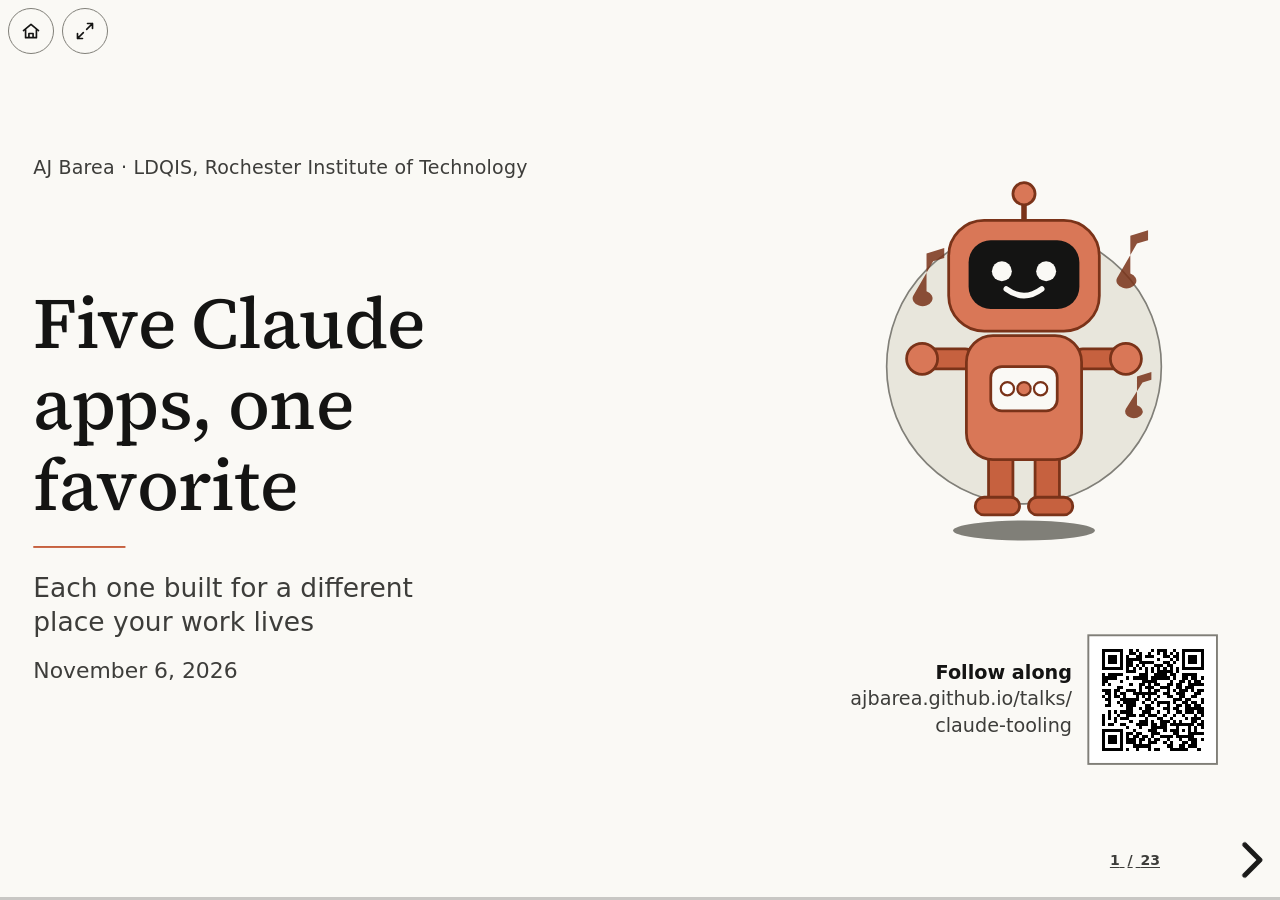
<file: claude-tooling/index.html>
<!doctype html>
<html lang="en">
<head>
  <meta charset="utf-8">
  <meta name="viewport" content="width=device-width, initial-scale=1">
  <title>Five Claude apps, one favorite</title>
  <meta name="description" content="Five Claude apps, each built for a different place your work lives, from the chat to Anthropic's new proactive agent, Duet, and why Claude Code is the one I'd start with for code.">
  <meta property="og:title" content="Five Claude apps, one favorite">
  <meta property="og:description" content="Five Claude apps, each built for a different place your work lives, from the chat to Anthropic's new proactive agent, Duet, and why Claude Code is the one I'd start with for code.">
  <link rel="stylesheet" href="../vendor/reveal/reset.css">
  <link rel="stylesheet" href="../vendor/reveal/reveal.css">
  <link rel="stylesheet" href="../shared/deck.css">
  <link rel="stylesheet" href="../shared/motion.css">
  <link rel="stylesheet" href="../shared/tip.css">
  <link rel="stylesheet" href="deck.css">
</head>
<body>
<svg class="sprite" width="0" height="0" aria-hidden="true" focusable="false">
  <symbol id="i-chat" viewBox="0 0 48 48"><path d="M9 9h30a4 4 0 0 1 4 4v16a4 4 0 0 1-4 4H21l-9 7v-7H9a4 4 0 0 1-4-4V13a4 4 0 0 1 4-4z"/></symbol>
  <symbol id="i-desk" viewBox="0 0 48 48"><rect x="7" y="9" width="34" height="23" rx="3"/><path d="M3 39h42M17 32l-2 7M31 32l2 7"/></symbol>
  <symbol id="i-code" viewBox="0 0 48 48"><path d="M16 14 6 24l10 10M32 14l10 10-10 10M27 9l-6 30"/></symbol>
  <symbol id="i-sci" viewBox="0 0 48 48"><path d="M18 6h12M20 6v13L8 38a3 3 0 0 0 3 4h26a3 3 0 0 0 3-4L28 19V6M13 31h22"/></symbol>
  <symbol id="i-mail" viewBox="0 0 48 48"><rect x="5" y="11" width="38" height="26" rx="3"/><path d="M6 13l18 13 18-13"/></symbol>
</svg>
<div class="reveal">
<div class="slides">

<section class="title-slide">
  <span class="kicker">AJ Barea · LDQIS, Rochester Institute of Technology</span>
  <h1>Five Claude apps, one favorite</h1>
  <p class="subtitle">Each one built for a different place your work lives</p>
  <p class="when">November 6, 2026</p>
  <svg class="robot" viewBox="0 0 260 340" role="img" aria-label="An orange cartoon robot, dancing">
    <circle class="glow" cx="130" cy="176" r="124"/>
    <ellipse class="shadow" cx="130" cy="324" rx="64" ry="9"/>
    <g class="beat" aria-hidden="true">
      <path class="note n1" d="M30 112a9 7 0 1 0 12 -4v-34l16 -5v9l-10 3z"/>
      <path class="note n2" d="M214 96a9 7 0 1 0 12 -4v-34l16 -5v9l-10 3z"/>
      <path class="note n3" d="M222 214a8 6 0 1 0 10 -3v-26l13 -4v7l-8 2.5z"/>
    </g>
    <g class="bot">
      <g class="leg l"><rect x="98" y="250" width="22" height="54" rx="10"/><rect x="86" y="294" width="40" height="16" rx="8"/></g>
      <g class="leg r"><rect x="140" y="250" width="22" height="54" rx="10"/><rect x="134" y="294" width="40" height="16" rx="8"/></g>
      <g class="arm l"><rect x="36" y="160" width="50" height="18" rx="9"/><circle cx="38" cy="169" r="14"/></g>
      <g class="arm r"><rect x="174" y="160" width="50" height="18" rx="9"/><circle cx="222" cy="169" r="14"/></g>
      <rect class="body" x="78" y="148" width="104" height="112" rx="24"/>
      <rect class="panel" x="100" y="176" width="60" height="40" rx="10"/>
      <circle class="light a" cx="115" cy="196" r="6"/>
      <circle class="light b" cx="130" cy="196" r="6"/>
      <circle class="light c" cx="145" cy="196" r="6"/>
      <g class="head">
        <line class="stalk" x1="130" y1="48" x2="130" y2="26"/>
        <circle class="bulb" cx="130" cy="20" r="10"/>
        <rect class="skull" x="62" y="44" width="136" height="100" rx="32"/>
        <rect class="face" x="80" y="62" width="100" height="62" rx="20"/>
        <circle class="eye" cx="110" cy="90" r="9"/>
        <circle class="eye" cx="150" cy="90" r="9"/>
        <path class="smile" d="M114 106q16 12 32 0"/>
      </g>
    </g>
  </svg>
  <!-- qr:follow -->
  <div class="qr qr-follow">
    <p class="qr-label"><b>Follow along</b><span>ajbarea.github.io/talks/<wbr>claude-tooling</span></p>
    <svg class="qr-code" viewBox="0 0 41 41" role="img" aria-label="QR code for ajbarea.github.io/talks/claude-tooling" shape-rendering="crispEdges"><rect width="41" height="41" fill="#fff"/><path fill="#000" d="M4 4h7v1h-7zM13 4h1v1h-1zM15 4h1v1h-1zM20 4h1v1h-1zM22 4h3v1h-3zM27 4h1v1h-1zM30 4h7v1h-7zM4 5h1v1h-1zM10 5h1v1h-1zM13 5h2v1h-2zM16 5h1v1h-1zM19 5h1v1h-1zM22 5h1v1h-1zM24 5h1v1h-1zM26 5h1v1h-1zM28 5h1v1h-1zM30 5h1v1h-1zM36 5h1v1h-1zM4 6h1v1h-1zM6 6h3v1h-3zM10 6h1v1h-1zM12 6h1v1h-1zM15 6h2v1h-2zM18 6h3v1h-3zM24 6h2v1h-2zM27 6h2v1h-2zM30 6h1v1h-1zM32 6h3v1h-3zM36 6h1v1h-1zM4 7h1v1h-1zM6 7h3v1h-3zM10 7h1v1h-1zM12 7h5v1h-5zM22 7h1v1h-1zM26 7h1v1h-1zM28 7h1v1h-1zM30 7h1v1h-1zM32 7h3v1h-3zM36 7h1v1h-1zM4 8h1v1h-1zM6 8h3v1h-3zM10 8h1v1h-1zM12 8h2v1h-2zM16 8h5v1h-5zM24 8h2v1h-2zM27 8h1v1h-1zM30 8h1v1h-1zM32 8h3v1h-3zM36 8h1v1h-1zM4 9h1v1h-1zM10 9h1v1h-1zM12 9h2v1h-2zM15 9h1v1h-1zM17 9h1v1h-1zM21 9h3v1h-3zM25 9h2v1h-2zM30 9h1v1h-1zM36 9h1v1h-1zM4 10h7v1h-7zM12 10h1v1h-1zM14 10h1v1h-1zM16 10h1v1h-1zM18 10h1v1h-1zM20 10h1v1h-1zM22 10h1v1h-1zM24 10h1v1h-1zM26 10h1v1h-1zM28 10h1v1h-1zM30 10h7v1h-7zM12 11h3v1h-3zM18 11h1v1h-1zM20 11h1v1h-1zM22 11h5v1h-5zM28 11h1v1h-1zM4 12h1v1h-1zM6 12h5v1h-5zM16 12h3v1h-3zM21 12h4v1h-4zM26 12h2v1h-2zM30 12h5v1h-5zM4 13h5v1h-5zM12 13h1v1h-1zM14 13h5v1h-5zM20 13h6v1h-6zM27 13h1v1h-1zM30 13h2v1h-2zM33 13h2v1h-2zM36 13h1v1h-1zM4 14h2v1h-2zM10 14h1v1h-1zM17 14h5v1h-5zM26 14h1v1h-1zM29 14h2v1h-2zM32 14h1v1h-1zM34 14h2v1h-2zM4 15h1v1h-1zM6 15h1v1h-1zM13 15h1v1h-1zM16 15h2v1h-2zM19 15h1v1h-1zM21 15h2v1h-2zM25 15h2v1h-2zM28 15h2v1h-2zM32 15h5v1h-5zM9 16h2v1h-2zM16 16h1v1h-1zM18 16h3v1h-3zM23 16h3v1h-3zM28 16h2v1h-2zM31 16h3v1h-3zM4 17h3v1h-3zM8 17h2v1h-2zM12 17h3v1h-3zM16 17h1v1h-1zM19 17h1v1h-1zM21 17h2v1h-2zM25 17h1v1h-1zM27 17h1v1h-1zM29 17h3v1h-3zM33 17h1v1h-1zM35 17h2v1h-2zM5 18h2v1h-2zM8 18h1v1h-1zM10 18h2v1h-2zM14 18h8v1h-8zM24 18h2v1h-2zM28 18h3v1h-3zM34 18h2v1h-2zM4 19h1v1h-1zM6 19h1v1h-1zM8 19h2v1h-2zM11 19h1v1h-1zM15 19h1v1h-1zM17 19h1v1h-1zM19 19h1v1h-1zM22 19h1v1h-1zM25 19h2v1h-2zM29 19h2v1h-2zM33 19h2v1h-2zM5 20h2v1h-2zM10 20h6v1h-6zM18 20h2v1h-2zM21 20h1v1h-1zM27 20h3v1h-3zM31 20h2v1h-2zM36 20h1v1h-1zM6 21h1v1h-1zM9 21h1v1h-1zM11 21h4v1h-4zM17 21h1v1h-1zM20 21h1v1h-1zM22 21h4v1h-4zM27 21h1v1h-1zM30 21h2v1h-2zM33 21h2v1h-2zM36 21h1v1h-1zM5 22h2v1h-2zM10 22h1v1h-1zM12 22h3v1h-3zM18 22h2v1h-2zM22 22h1v1h-1zM25 22h1v1h-1zM28 22h2v1h-2zM31 22h2v1h-2zM34 22h2v1h-2zM12 23h2v1h-2zM16 23h1v1h-1zM18 23h3v1h-3zM24 23h2v1h-2zM27 23h2v1h-2zM31 23h6v1h-6zM6 24h1v1h-1zM8 24h1v1h-1zM10 24h4v1h-4zM17 24h3v1h-3zM22 24h1v1h-1zM25 24h1v1h-1zM28 24h2v1h-2zM31 24h3v1h-3zM35 24h2v1h-2zM4 25h1v1h-1zM6 25h1v1h-1zM9 25h1v1h-1zM12 25h3v1h-3zM16 25h2v1h-2zM19 25h3v1h-3zM24 25h1v1h-1zM27 25h1v1h-1zM30 25h1v1h-1zM34 25h1v1h-1zM36 25h1v1h-1zM4 26h1v1h-1zM6 26h1v1h-1zM8 26h1v1h-1zM10 26h3v1h-3zM18 26h1v1h-1zM22 26h2v1h-2zM26 26h1v1h-1zM31 26h1v1h-1zM33 26h3v1h-3zM4 27h1v1h-1zM8 27h1v1h-1zM13 27h1v1h-1zM16 27h3v1h-3zM20 27h1v1h-1zM23 27h3v1h-3zM27 27h1v1h-1zM29 27h1v1h-1zM33 27h2v1h-2zM36 27h1v1h-1zM4 28h1v1h-1zM6 28h2v1h-2zM10 28h2v1h-2zM15 28h4v1h-4zM20 28h2v1h-2zM23 28h2v1h-2zM26 28h8v1h-8zM35 28h2v1h-2zM12 29h1v1h-1zM16 29h1v1h-1zM20 29h5v1h-5zM28 29h1v1h-1zM32 29h1v1h-1zM34 29h1v1h-1zM36 29h1v1h-1zM4 30h7v1h-7zM14 30h1v1h-1zM19 30h3v1h-3zM24 30h1v1h-1zM26 30h3v1h-3zM30 30h1v1h-1zM32 30h1v1h-1zM34 30h1v1h-1zM4 31h1v1h-1zM10 31h1v1h-1zM12 31h2v1h-2zM15 31h2v1h-2zM20 31h3v1h-3zM27 31h2v1h-2zM32 31h5v1h-5zM4 32h1v1h-1zM6 32h3v1h-3zM10 32h1v1h-1zM12 32h1v1h-1zM14 32h2v1h-2zM17 32h2v1h-2zM20 32h1v1h-1zM23 32h4v1h-4zM28 32h6v1h-6zM4 33h1v1h-1zM6 33h3v1h-3zM10 33h1v1h-1zM12 33h3v1h-3zM16 33h2v1h-2zM19 33h1v1h-1zM21 33h2v1h-2zM25 33h1v1h-1zM29 33h1v1h-1zM32 33h3v1h-3zM36 33h1v1h-1zM4 34h1v1h-1zM6 34h3v1h-3zM10 34h1v1h-1zM12 34h3v1h-3zM16 34h1v1h-1zM19 34h3v1h-3zM24 34h1v1h-1zM26 34h1v1h-1zM30 34h2v1h-2zM33 34h2v1h-2zM4 35h1v1h-1zM10 35h1v1h-1zM14 35h6v1h-6zM25 35h2v1h-2zM29 35h2v1h-2zM32 35h3v1h-3zM4 36h7v1h-7zM12 36h1v1h-1zM15 36h1v1h-1zM19 36h1v1h-1zM21 36h2v1h-2zM26 36h6v1h-6zM35 36h1v1h-1z"/></svg>
  </div>
  <!-- /qr -->
  <aside class="notes"><ul><li>Dr. Reznik asked about Claude Duet, announced October 21</li><li>One idea: pick the app by the place your work lives</li><li>For code, start with Claude Code. Stop me any time</li></ul></aside>
</section>

<section data-contribution data-chapter="1 · Five places">
  <span class="kicker">1 · Five places</span>
  <h2>Each Claude app is built for a different place your work lives</h2>
  <ol class="places" data-motion="stagger" data-child="rise" data-step="150">
    <li><svg class="ico" viewBox="0 0 48 48" aria-hidden="true"><use href="#i-chat"/></svg><b>A conversation</b><span class="to" aria-hidden="true">↓</span><span class="app"><img class="brand" src="img/icon-claude-chat.png" alt="">Claude chat</span></li>
    <li><svg class="ico" viewBox="0 0 48 48" aria-hidden="true"><use href="#i-desk"/></svg><b>Your computer</b><span class="to" aria-hidden="true">↓</span><span class="app"><img class="brand" src="img/icon-claude-desktop.png" alt="">Claude Desktop</span></li>
    <li class="fav"><svg class="ico" viewBox="0 0 48 48" aria-hidden="true"><use href="#i-code"/></svg><b>Your code</b><span class="to" aria-hidden="true">↓</span><span class="app"><img class="brand" src="img/icon-claude-code.png" alt="">Claude Code</span></li>
    <li><svg class="ico" viewBox="0 0 48 48" aria-hidden="true"><use href="#i-sci"/></svg><b>Your research</b><span class="to" aria-hidden="true">↓</span><span class="app"><img class="brand" src="img/icon-claude-science.png" alt="">Claude Science</span></li>
    <li><svg class="ico" viewBox="0 0 48 48" aria-hidden="true"><use href="#i-mail"/></svg><b>Your accounts</b><span class="to" aria-hidden="true">↓</span><span class="app"><img class="brand" src="img/icon-claude-duet.svg" alt="">Claude Duet</span></li>
  </ol>
  <p class="mine fragment" data-fragment-index="0" data-motion="rise"><b>What I did:</b> <span data-value="week.labPrs"></span> changes sent to Richard Lange's lab code with Claude Code, and Duet on my phone since October 27.</p>
  <p class="mine care fragment" data-fragment-index="0" data-motion="rise"><b class="care">Why you should care:</b> an app can only help with work it can reach. Duet can't see your lab's files.</p>
  <aside class="notes"><ul><li>Five places: a conversation, your computer, your code, your research, your accounts</li><li>What I did: <span data-value="week.labPrs"></span> changes to Richard Lange's lab code; Duet since October 27</li><li>Why care: an app can only help with work it can reach</li></ul></aside>
</section>

<section class="app-slide" data-chapter="2 · Five apps">
  <span class="kicker">2 · Five apps</span>
  <h2><img class="brand" src="img/icon-claude-chat.png" alt="">Claude chat is for a conversation: you ask, it answers and drafts</h2>
  <ol class="strip"><li class="on" aria-current="true">A conversation</li><li>Your computer</li><li>Your code</li><li>Your research</li><li>Your accounts</li></ol>
  <div class="app-body">
    <div class="scene chat-scene" role="img" aria-label="Illustration: a lab member pastes a reviewer's comment and asks for a response plan; Claude answers with a three-point plan.">
      <p class="me">Reviewer 2 says our sample is too small. What should the response say?</p>
      <p class="bot" data-motion="rise" data-delay="300">Three points: what the power analysis shows, one added test, and a sentence on the limit.</p>
      <small>Illustrative</small>
    </div>
    <dl class="facts">
      <div><dt>What it does</dt><dd>Answers, drafts and explains, on the web, desktop and phone. On paid plans it also makes documents, slides and designs (beta).</dd></div>
      <div class="use"><dt>In practice</dt><dd>Drafting papers is researchers' top task here, about 1 in 5 research chats. Answering peer reviewers is another 1 in 15.</dd></div>
      <div class="lim"><dt>One limit</dt><dd>In the browser it sees only what you paste, upload or connect, not your laptop's files.</dd></div>
    </dl>
  </div>
  <p class="footnote">Since July 2023, when claude.ai opened as a public beta.</p>
  <aside class="notes"><ul><li>Since July 2023; web, desktop and phone</li><li>In practice: drafting papers is the top research task (18.6%); peer-review replies 6.7% (Anthropic, Nov 5, 2026)</li><li>Limit: sees only what you paste, upload or connect</li></ul></aside>
</section>

<section class="app-slide" data-chapter="2 · Five apps">
  <span class="kicker">2 · Five apps</span>
  <h2><img class="brand" src="img/icon-claude-desktop.png" alt="">Claude Desktop is for your computer: it works in your own folders</h2>
  <ol class="strip"><li>A conversation</li><li class="on" aria-current="true">Your computer</li><li>Your code</li><li>Your research</li><li>Your accounts</li></ol>
  <div class="app-body">
    <div class="scene desk-scene" role="img" aria-label="Diagram: the Claude Desktop window holds three tabs, Chat, Cowork and Code, and reaches only the folders on your computer that you choose.">
      <div class="win">
        <p class="bar"><span></span><span></span><span></span>Claude</p>
        <p class="tabs"><span>Chat</span><span><img class="brand" src="img/icon-claude-cowork.png" alt="">Cowork</span><span>Code</span></p>
      </div>
      <p class="link" aria-hidden="true" data-motion="growx" data-delay="300"></p>
      <ul class="folders" data-motion="rise" data-delay="450">
        <li class="ok">lab-data/</li>
        <li class="ok">papers/</li>
        <li class="no">everything else</li>
      </ul>
      <small>Illustrative folders. Blue: the ones you chose; dashed: closed to it.</small>
    </div>
    <dl class="facts">
      <div><dt>What it does</dt><dd>The chat, Cowork for longer tasks, and Claude Code in one app; it reads and writes the folders you choose.</dd></div>
      <div class="use ours"><dt>In my work</dt><dd>My summer team's analyst tool, makesense, installs into Claude Desktop from one ZIP file and runs on the analyst's computer.</dd></div>
      <div class="lim"><dt>One limit</dt><dd>It must be open to reach your files, and its Cowork mode runs a Linux virtual machine: mine took about 13 GB of disk at install.</dd></div>
    </dl>
  </div>
  <p class="footnote">Since October 2024 on Mac and Windows; Linux now in beta.</p>
  <aside class="notes"><ul><li>Since October 2024; chat, Cowork and Code in one app</li><li>makesense installs from one ZIP and runs on the analyst's computer</li><li>Limit: must be open to reach your files; Cowork's Linux VM took about 13 GB at my install (others report 10 to 12 GB)</li></ul></aside>
</section>

<section class="app-slide" data-chapter="2 · Five apps">
  <span class="kicker">2 · Five apps</span>
  <h2><img class="brand" src="img/icon-claude-code.png" alt="">Claude Code is for your code: it reads, edits and tests your repository</h2>
  <ol class="strip"><li>A conversation</li><li>Your computer</li><li class="on fav" aria-current="true">Your code</li><li>Your research</li><li>Your accounts</li></ol>
  <div class="app-body">
    <div class="scene code-scene">
      <pre class="mini-term">$ cd my-project
$ claude</pre>
      <div class="memfig" role="img" aria-label="Bar chart: one step of a network comparison in Richard Lange's lab code used about 1 GB of memory before the change and under 1 MB after.">
        <p class="cap">nn-library, one comparison step, memory</p>
        <div class="membar"><span>before</span><div class="bar" style="width:100%" data-motion="growx"></div><span>after</span><div class="bar after" style="width:0.1%"></div></div>
        <p class="check"><span data-value="week.memBefore"></span> down to <span data-value="week.memAfter"></span></p>
      </div>
    </div>
    <dl class="facts">
      <div><dt>What it does</dt><dd>Works in your project's folder, from the terminal, your editor, the desktop app or the web: reads code, edits files, runs your tests.</dd></div>
      <div class="use ours"><dt>In my work</dt><dd>My open change for Richard Lange's lab cuts one step that compares two neural networks to about a thousandth of the memory.</dd></div>
      <div class="lim"><dt>One limit</dt><dd>It makes confident mistakes, so read every change before you commit it.</dd></div>
    </dl>
  </div>
  <p class="footnote">Research preview since February 2025; generally available since May 2025.</p>
  <aside class="notes"><ul><li>Research preview February 2025, generally available May 2025</li><li>Lange lab change: one step from <span data-value="week.memBefore"></span> to <span data-value="week.memAfter"></span></li><li>Limit: confident mistakes, so read every change</li></ul></aside>
</section>

<section class="app-slide" data-chapter="2 · Five apps">
  <span class="kicker">2 · Five apps</span>
  <h2><img class="brand" src="img/icon-claude-science.png" alt="">Claude Science is for your research: each result is traced to its code</h2>
  <ol class="strip"><li>A conversation</li><li>Your computer</li><li>Your code</li><li class="on" aria-current="true">Your research</li><li>Your accounts</li></ol>
  <div class="app-body">
    <div class="scene sci-scene" role="img" aria-label="Diagram: your data stays on your computer; Claude writes and runs the analysis code in a sandbox; each figure is saved with its code and history; a reviewer checks the claims against what ran.">
      <p class="step" data-motion="rise"><b>Your data</b><span>stays on your computer or server</span></p>
      <p class="down" aria-hidden="true">↓</p>
      <p class="step" data-motion="rise" data-delay="250"><b>Code it writes and runs</b><span>in a sandbox you approve</span></p>
      <p class="down" aria-hidden="true">↓</p>
      <p class="step out" data-motion="rise" data-delay="500"><b>Figure, with its code and history</b><span>so you can reproduce it</span></p>
      <p class="rev" data-motion="rise" data-delay="750">Reviewer checks claims against what ran</p>
    </div>
    <dl class="facts">
      <div><dt>What it does</dt><dd>A separate app on your computer, lab server or cluster. You describe an analysis; it writes and runs the code and keeps each result's history.</dd></div>
      <div class="use"><dt>In practice</dt><dd>UCSF's Brain Tumor Center ran its genetic workups in about a tenth of the old time, and checked the results independently.</dd></div>
      <div class="lim"><dt>One limit</dt><dd>Its reviewer doesn't rerun the analysis, so you still check the results yourself.</dd></div>
    </dl>
  </div>
  <p class="footnote">Beta since June 30, 2026.</p>
  <aside class="notes"><ul><li>Beta since June 30; your computer, lab server or cluster</li><li>In practice: UCSF Brain Tumor Center, genetic workups in about a tenth of the time, validated independently</li><li>Limit: its reviewer doesn't rerun the analysis</li></ul></aside>
</section>

<section class="app-slide" data-chapter="2 · Five apps">
  <span class="kicker">2 · Five apps</span>
  <h2><img class="brand" src="img/icon-claude-duet.svg" alt="">Claude Duet is for your accounts: it checks them, then comes to you</h2>
  <ol class="strip"><li>A conversation</li><li>Your computer</li><li>Your code</li><li>Your research</li><li class="on" aria-current="true">Your accounts</li></ol>
  <div class="app-body">
    <div class="scene duet-scene">
      <img src="img/duet-card.png" width="840" height="436" alt="A card from my Duet app: Draft your BONSAI rotation wrap-up for Richard? Your BONSAI rotation ends Friday, and Richard welcomed ideas on his lab's library and project template. I'll draft a short thank-you and wrap-up note, leaving gaps for what you found. Noticed Sun 5:38 AM.">
      <p class="card-text"><b>Draft your BONSAI rotation wrap-up for Richard?</b>Your BONSAI rotation ends Friday, and Richard welcomed ideas on his lab's library and project template. I'll draft a short thank-you and wrap-up note, leaving gaps for what you found.</p>
      <small>A real card from my Duet, November 1, 2026.</small>
    </div>
    <dl class="facts">
      <div><dt>What it does</dt><dd>Checks your connected accounts every few hours from its own cloud computer. Asks before it sends, pays, signs or deletes.</dd></div>
      <div class="use ours"><dt>In my work</dt><dd>It read an email Richard Lange sent me and offered to draft my rotation wrap-up note.</dd></div>
      <div class="lim"><dt>One limit</dt><dd>It doesn't know what my other Claude apps did, so it offered to start work Claude Code had already finished. Not on Team plans yet.</dd></div>
    </dl>
  </div>
  <p class="footnote">Research preview since October 21, 2026, by waitlist for US Pro, Max and Ultra plans.</p>
  <aside class="notes"><ul><li>Research preview since October 21; Dr. Reznik's question</li><li>Real card, November 1: offered to draft my rotation wrap-up</li><li>Asks before it sends, pays, signs or deletes</li><li>Limit: blind to what Claude Code already did (offered work we had finished); no files; not on Team plans</li></ul></aside>
</section>

<section data-chapter="3 · Which app when">
  <span class="kicker">3 · Which app when</span>
  <h2>Pick the app by where the work lives; for code, start with Claude Code</h2>
  <table class="which" data-motion="stagger" data-child="rise" data-step="120">
    <thead><tr><th>When the work is</th><th>It lives in</th><th>Use</th></tr></thead>
    <tbody>
      <tr><td>A question, a draft, a paragraph to fix</td><td><svg class="ico" viewBox="0 0 48 48" aria-hidden="true"><use href="#i-chat"/></svg>a conversation</td><td><img class="brand" src="img/icon-claude-chat.png" alt="">Claude chat</td></tr>
      <tr><td>Files and apps on your laptop</td><td><svg class="ico" viewBox="0 0 48 48" aria-hidden="true"><use href="#i-desk"/></svg>your computer</td><td><img class="brand" src="img/icon-claude-desktop.png" alt="">Claude Desktop</td></tr>
      <tr class="fav"><td>A repository: scripts, tests, a pipeline</td><td><svg class="ico" viewBox="0 0 48 48" aria-hidden="true"><use href="#i-code"/></svg>your code</td><td><img class="brand" src="img/icon-claude-code.png" alt="">Claude Code</td></tr>
      <tr><td>An analysis you'll need to reproduce</td><td><svg class="ico" viewBox="0 0 48 48" aria-hidden="true"><use href="#i-sci"/></svg>your research</td><td><img class="brand" src="img/icon-claude-science.png" alt="">Claude Science</td></tr>
      <tr><td>Email, calendar, follow-ups</td><td><svg class="ico" viewBox="0 0 48 48" aria-hidden="true"><use href="#i-mail"/></svg>your accounts</td><td><img class="brand" src="img/icon-claude-duet.svg" alt="">Claude Duet</td></tr>
    </tbody>
  </table>
  <aside class="notes"><ul><li>Question or draft: chat. Laptop files: Desktop. A repository: Code</li><li>Reproducible analysis: Science. Inbox and calendar: Duet</li><li>For code, start with Claude Code</li></ul></aside>
</section>

<section data-chapter="4 · My favorite">
  <span class="kicker">4 · My favorite</span>
  <h2>Of every coding agent I've tried, rivals' included, Claude Code is my favorite</h2>
  <p><span class="tag">My experience, not a benchmark</span></p>
  <div class="week">
    <div class="card" data-motion="rise">
      <b>Real changes to lab code</b>
      <p><span data-value="week.labPrs"></span> changes sent to Richard Lange's lab, each measured before and after, and checked by a second AI agent.</p>
      <ul class="prs"><li>nn-library #17</li><li>nn-library #18</li><li>torch-mlflow-template #3</li></ul>
    </div>
    <div class="card fragment" data-motion="rise">
      <b>My rules, at more moments</b>
      <p>Moments in a session where a hook can run, from each tool's own docs:</p>
      <div class="hookrows">
        <span class="tool cc-label">Claude Code</span><b class="n" data-value="hooks.claudeCode"></b><div class="dots cc" data-dots="hooks.mine" data-of="hooks.claudeCode" data-cols="33" style="--n:33"></div>
        <span class="tool rival">Cursor</span><span class="n rival" data-value="hooks.cursor"></span><div class="dots rival" data-dots="hooks.cursor" data-of="hooks.cursor" data-cols="21" style="--n:21"></div>
        <span class="tool rival">Codex, Copilot</span><span class="n rival" data-value="hooks.codex"></span><div class="dots rival" data-dots="hooks.codex" data-of="hooks.codex" data-cols="14" style="--n:14"></div>
        <span class="tool rival">Antigravity</span><span class="n rival" data-value="hooks.antigravity"></span><div class="dots rival" data-dots="hooks.antigravity" data-of="hooks.antigravity" data-cols="6" style="--n:6"></div>
      </div>
      <p class="hook-key"><b>Orange:</b> the <span data-value="hooks.mine"></span> my own rules plugin uses.</p>
    </div>
  </div>
  <p class="footnote">Counted from each tool's hooks page, November 2 and 4, 2026.</p>
  <aside class="notes"><ul><li>My experience, not a benchmark</li><li><span data-value="week.labPrs"></span> lab changes, each measured and checked by a second agent</li><li>Hooks at <span data-value="hooks.claudeCode"></span> moments; rivals <span data-value="hooks.antigravity"></span> to <span data-value="hooks.cursor"></span>; my plugin uses <span data-value="hooks.mine"></span></li></ul></aside>
</section>

<section data-chapter="4 · My favorite">
  <span class="kicker">4 · My favorite</span>
  <h2>A five-line hook blocks reads, edits and commands that name your secrets file</h2>
  <div class="demo">
    <div class="term" role="img" aria-label="A recorded session: asked to add a line to the .env file, Claude's first command tries to read it, the hook blocks it, and Claude stops and says why; the file is unchanged.">
      <p class="you">› Add DEBUG=1 to the .env file.</p>
      <p class="tool fragment">● Bash  ls -la; cat -A .env</p>
      <p class="no fragment">  ✕ Blocked: .env holds secrets. Don't read or change it.</p>
      <p class="fragment">I didn't add DEBUG=1. The project has a hook that blocks me from reading or editing .env … I haven't tried to get around it.</p>
      <p class="ok fragment">  ✓ .env unchanged</p>
    </div>
    <figure class="hookfile" data-motion="rise">
      <figcaption>.claude/hooks/protect-env.sh (after the #! line)</figcaption>
      <pre><code>target=$(jq -r '.tool_input | [.file_path, .path, .glob, .command] | join(" ")') || exit 2
if [[ "$target" == *".env"* ]]; then
  echo "Blocked: .env holds secrets. Don't read or change it." &gt;&amp;2
  exit 2
fi</code></pre>
    </figure>
  </div>
  <p class="footnote">A real run with permission prompts off, November 2, 2026, trimmed; adapted from Anthropic's hooks guide.</p>
  <aside class="notes"><ul><li>.env holds passwords and keys</li><li>Five lines block reads, searches, edits and shell commands that name it</li><li>Real run: the first command was blocked, and Claude said why</li></ul></aside>
</section>

<section data-chapter="5 · Try one">
  <span class="kicker">5 · Try one</span>
  <h2>Try Claude Code this week in four steps</h2>
  <div class="code-start" data-motion="rise">
    <ol class="steps4">
      <li><b>Install</b>one command, below</li>
      <li><b>Open your repository</b>run <code>claude</code>, then <code>/init</code> writes a <code>CLAUDE.md</code> of your project's rules</li>
      <li><b>Add one rule as a hook</b>the <code>.env</code> hook from the demo is a good first one</li>
      <li><b>Give it one small task</b>a failing test or a stale README; read the change before you commit</li>
    </ol>
    <p class="install"><span><span class="os">macOS, Linux (Windows: backup slides)</span><code>curl -fsSL https://claude.ai/install.sh | bash</code></span></p>
  </div>
  <aside class="notes"><ul><li>Install; claude then /init; add the .env hook; one small task</li><li>Needs a paid plan or an API account; Team plan for scientists</li><li>Other apps' first steps and privacy: backup</li></ul></aside>
</section>

<section data-conclusion>
  <h2>Each place your work lives has its own Claude app, and code starts in Claude Code</h2>
  <div class="recap" style="--n:3" data-motion="stagger" data-child="rise" data-step="150">
    <div class="tile"><p class="num">5 apps</p><p>for five places: a conversation, your computer, your code, your research, your accounts</p></div>
    <div class="tile ours"><p class="num"><span data-value="week.labPrs"></span> changes</p><p>to Richard Lange's lab code with Claude Code, each measured and reviewed</p></div>
    <div class="tile"><p class="num"><span data-value="hooks.claudeCode"></span> moments</p><p>where Claude Code's hooks can run, more than any rival I checked</p></div>
  </div>
  <div class="open">
    <p class="open-h">Still open</p>
    <ul>
      <li>Duet can't see a lab's files, and it isn't on Team plans yet</li>
      <li>Every app makes confident mistakes: checking its work stays with you</li>
    </ul>
  </div>
  <aside class="notes"><ul><li>Pick the app by the place; for code, start with Claude Code</li><li>5 apps; <span data-value="week.labPrs"></span> lab changes; hooks at <span data-value="hooks.claudeCode"></span> moments</li><li>Open: Duet and lab files; confident mistakes. "That's my talk."</li></ul></aside>
</section>

<section class="closing">
  <div class="close-text">
  <h2>Thank you</h2>
  <p class="asks">I'm glad to take questions.</p>
  <p class="contact"><b>AJ Barea</b><br>PhD student, Rochester Institute of Technology</p>
  <p class="contact"><a href="mailto:ajb6289@rit.edu">ajb6289@rit.edu</a><br><a href="https://github.com/ajbarea">github.com/ajbarea</a></p>
  <p class="contact owner">Product names and icons belong to Anthropic.</p>
  </div>
  <!-- qr:close -->
  <div class="qr qr-close" data-motion="pop" data-delay="300" data-dur="600">
    <svg class="qr-code" viewBox="0 0 41 41" role="img" aria-label="QR code for ajbarea.github.io/talks/claude-tooling" shape-rendering="crispEdges"><rect width="41" height="41" fill="#fff"/><path fill="#000" d="M4 4h7v1h-7zM13 4h1v1h-1zM15 4h1v1h-1zM20 4h1v1h-1zM22 4h3v1h-3zM27 4h1v1h-1zM30 4h7v1h-7zM4 5h1v1h-1zM10 5h1v1h-1zM13 5h2v1h-2zM16 5h1v1h-1zM19 5h1v1h-1zM22 5h1v1h-1zM24 5h1v1h-1zM26 5h1v1h-1zM28 5h1v1h-1zM30 5h1v1h-1zM36 5h1v1h-1zM4 6h1v1h-1zM6 6h3v1h-3zM10 6h1v1h-1zM12 6h1v1h-1zM15 6h2v1h-2zM18 6h3v1h-3zM24 6h2v1h-2zM27 6h2v1h-2zM30 6h1v1h-1zM32 6h3v1h-3zM36 6h1v1h-1zM4 7h1v1h-1zM6 7h3v1h-3zM10 7h1v1h-1zM12 7h5v1h-5zM22 7h1v1h-1zM26 7h1v1h-1zM28 7h1v1h-1zM30 7h1v1h-1zM32 7h3v1h-3zM36 7h1v1h-1zM4 8h1v1h-1zM6 8h3v1h-3zM10 8h1v1h-1zM12 8h2v1h-2zM16 8h5v1h-5zM24 8h2v1h-2zM27 8h1v1h-1zM30 8h1v1h-1zM32 8h3v1h-3zM36 8h1v1h-1zM4 9h1v1h-1zM10 9h1v1h-1zM12 9h2v1h-2zM15 9h1v1h-1zM17 9h1v1h-1zM21 9h3v1h-3zM25 9h2v1h-2zM30 9h1v1h-1zM36 9h1v1h-1zM4 10h7v1h-7zM12 10h1v1h-1zM14 10h1v1h-1zM16 10h1v1h-1zM18 10h1v1h-1zM20 10h1v1h-1zM22 10h1v1h-1zM24 10h1v1h-1zM26 10h1v1h-1zM28 10h1v1h-1zM30 10h7v1h-7zM12 11h3v1h-3zM18 11h1v1h-1zM20 11h1v1h-1zM22 11h5v1h-5zM28 11h1v1h-1zM4 12h1v1h-1zM6 12h5v1h-5zM16 12h3v1h-3zM21 12h4v1h-4zM26 12h2v1h-2zM30 12h5v1h-5zM4 13h5v1h-5zM12 13h1v1h-1zM14 13h5v1h-5zM20 13h6v1h-6zM27 13h1v1h-1zM30 13h2v1h-2zM33 13h2v1h-2zM36 13h1v1h-1zM4 14h2v1h-2zM10 14h1v1h-1zM17 14h5v1h-5zM26 14h1v1h-1zM29 14h2v1h-2zM32 14h1v1h-1zM34 14h2v1h-2zM4 15h1v1h-1zM6 15h1v1h-1zM13 15h1v1h-1zM16 15h2v1h-2zM19 15h1v1h-1zM21 15h2v1h-2zM25 15h2v1h-2zM28 15h2v1h-2zM32 15h5v1h-5zM9 16h2v1h-2zM16 16h1v1h-1zM18 16h3v1h-3zM23 16h3v1h-3zM28 16h2v1h-2zM31 16h3v1h-3zM4 17h3v1h-3zM8 17h2v1h-2zM12 17h3v1h-3zM16 17h1v1h-1zM19 17h1v1h-1zM21 17h2v1h-2zM25 17h1v1h-1zM27 17h1v1h-1zM29 17h3v1h-3zM33 17h1v1h-1zM35 17h2v1h-2zM5 18h2v1h-2zM8 18h1v1h-1zM10 18h2v1h-2zM14 18h8v1h-8zM24 18h2v1h-2zM28 18h3v1h-3zM34 18h2v1h-2zM4 19h1v1h-1zM6 19h1v1h-1zM8 19h2v1h-2zM11 19h1v1h-1zM15 19h1v1h-1zM17 19h1v1h-1zM19 19h1v1h-1zM22 19h1v1h-1zM25 19h2v1h-2zM29 19h2v1h-2zM33 19h2v1h-2zM5 20h2v1h-2zM10 20h6v1h-6zM18 20h2v1h-2zM21 20h1v1h-1zM27 20h3v1h-3zM31 20h2v1h-2zM36 20h1v1h-1zM6 21h1v1h-1zM9 21h1v1h-1zM11 21h4v1h-4zM17 21h1v1h-1zM20 21h1v1h-1zM22 21h4v1h-4zM27 21h1v1h-1zM30 21h2v1h-2zM33 21h2v1h-2zM36 21h1v1h-1zM5 22h2v1h-2zM10 22h1v1h-1zM12 22h3v1h-3zM18 22h2v1h-2zM22 22h1v1h-1zM25 22h1v1h-1zM28 22h2v1h-2zM31 22h2v1h-2zM34 22h2v1h-2zM12 23h2v1h-2zM16 23h1v1h-1zM18 23h3v1h-3zM24 23h2v1h-2zM27 23h2v1h-2zM31 23h6v1h-6zM6 24h1v1h-1zM8 24h1v1h-1zM10 24h4v1h-4zM17 24h3v1h-3zM22 24h1v1h-1zM25 24h1v1h-1zM28 24h2v1h-2zM31 24h3v1h-3zM35 24h2v1h-2zM4 25h1v1h-1zM6 25h1v1h-1zM9 25h1v1h-1zM12 25h3v1h-3zM16 25h2v1h-2zM19 25h3v1h-3zM24 25h1v1h-1zM27 25h1v1h-1zM30 25h1v1h-1zM34 25h1v1h-1zM36 25h1v1h-1zM4 26h1v1h-1zM6 26h1v1h-1zM8 26h1v1h-1zM10 26h3v1h-3zM18 26h1v1h-1zM22 26h2v1h-2zM26 26h1v1h-1zM31 26h1v1h-1zM33 26h3v1h-3zM4 27h1v1h-1zM8 27h1v1h-1zM13 27h1v1h-1zM16 27h3v1h-3zM20 27h1v1h-1zM23 27h3v1h-3zM27 27h1v1h-1zM29 27h1v1h-1zM33 27h2v1h-2zM36 27h1v1h-1zM4 28h1v1h-1zM6 28h2v1h-2zM10 28h2v1h-2zM15 28h4v1h-4zM20 28h2v1h-2zM23 28h2v1h-2zM26 28h8v1h-8zM35 28h2v1h-2zM12 29h1v1h-1zM16 29h1v1h-1zM20 29h5v1h-5zM28 29h1v1h-1zM32 29h1v1h-1zM34 29h1v1h-1zM36 29h1v1h-1zM4 30h7v1h-7zM14 30h1v1h-1zM19 30h3v1h-3zM24 30h1v1h-1zM26 30h3v1h-3zM30 30h1v1h-1zM32 30h1v1h-1zM34 30h1v1h-1zM4 31h1v1h-1zM10 31h1v1h-1zM12 31h2v1h-2zM15 31h2v1h-2zM20 31h3v1h-3zM27 31h2v1h-2zM32 31h5v1h-5zM4 32h1v1h-1zM6 32h3v1h-3zM10 32h1v1h-1zM12 32h1v1h-1zM14 32h2v1h-2zM17 32h2v1h-2zM20 32h1v1h-1zM23 32h4v1h-4zM28 32h6v1h-6zM4 33h1v1h-1zM6 33h3v1h-3zM10 33h1v1h-1zM12 33h3v1h-3zM16 33h2v1h-2zM19 33h1v1h-1zM21 33h2v1h-2zM25 33h1v1h-1zM29 33h1v1h-1zM32 33h3v1h-3zM36 33h1v1h-1zM4 34h1v1h-1zM6 34h3v1h-3zM10 34h1v1h-1zM12 34h3v1h-3zM16 34h1v1h-1zM19 34h3v1h-3zM24 34h1v1h-1zM26 34h1v1h-1zM30 34h2v1h-2zM33 34h2v1h-2zM4 35h1v1h-1zM10 35h1v1h-1zM14 35h6v1h-6zM25 35h2v1h-2zM29 35h2v1h-2zM32 35h3v1h-3zM4 36h7v1h-7zM12 36h1v1h-1zM15 36h1v1h-1zM19 36h1v1h-1zM21 36h2v1h-2zM26 36h6v1h-6zM35 36h1v1h-1z"/></svg>
    <p class="qr-label"><b>These slides</b><span>ajbarea.github.io/talks/<br>claude-tooling</span></p>
  </div>
  <!-- /qr -->
  <aside class="notes"><ul><li>Thank you</li><li>The slides and every source are at the link</li><li>"I'm glad to take questions."</li></ul></aside>
</section>

<section class="backup divider">
  <h2>Backup slides</h2>
</section>

<section class="backup discussion">
  <h2>What rule would you want every agent in your lab to follow?</h2>
  <p class="muted">Never touch the raw data? Validate before every analysis? Keep private data out?</p>
  <aside class="notes">If you could give every agent in your lab one rule it can't skip, what would it be? For me, it's never running an analysis on data that hasn't passed validation. ... Each of those could be a hook like the one you just saw.</aside>
</section>

<section class="backup">
  <h2>A first step for each of the other four apps, and where your code goes</h2>
  <ul class="firsts" data-motion="stagger" data-child="rise" data-step="120">
    <li><b>Claude chat</b>ask for three rewrites of a stuck paragraph</li>
    <li><b>Claude Desktop</b>let Cowork summarize one folder</li>
    <li><b>Claude Science</b>rebuild one figure you've already made</li>
    <li><b>Claude Duet</b>join the waitlist (US Pro, Max, Ultra)</li>
  </ul>
  <p class="install"><span><span class="os">Claude Code on Windows PowerShell</span><code>irm https://claude.ai/install.ps1 | iex</code></span></p>
  <p class="lead">Claude Code needs Pro or above, Team, Enterprise or an API account; a PI can apply for Anthropic's Team plan for scientists. What it reads goes to Anthropic. Team, Enterprise and API: no training on it, kept 30 days by default. Pro, Max and Ultra: training follows your privacy setting.</p>
</section>

<section class="backup">
  <h2>Sources: Claude Duet</h2>
  <ul class="sources">
    <li>Anthropic, <a href="https://claude.com/resources/articles/claude-tooling">Introducing Claude Duet</a>, October 21, 2026</li>
    <li>Anthropic, <a href="https://claude.com/resources/articles/claude-tooling-safety-privacy-and-security">Claude Duet safety, privacy, and security</a>, October 23, 2026</li>
    <li>Anthropic, <a href="https://claude.com/product/claude-tooling">Claude Duet product page</a></li>
    <li>Claude Help Center, <a href="https://support.claude.com/en/articles/17631495-get-started-with-claude-tooling">Get started with Claude Duet</a></li>
    <li>CNBC, <a href="https://www.cnbc.com/2026/10/21/anthropic-preview-of-claude-tooling-personal-ai-agent-take-on-muse-dots.html">Anthropic announces preview of Claude Duet</a>, October 21, 2026</li>
    <li>TechCrunch, <a href="https://techcrunch.com/2026/10/22/claude-tooling-app-is-anthropics-bet-on-agents/">Claude Duet app is Anthropic's bet on agents</a>, October 22, 2026</li>
    <li>Every, <a href="https://every.to/vibe-check/vibe-check-duet-anthropic-s-always-on-agent">Vibe Check: Duet</a>, October 21, 2026 (early access)</li>
    <li>Flavio Copes, <a href="https://flaviocopes.com/claude-tooling/">A deep dive into Claude Duet</a>, October 22, 2026 (from the docs)</li>
  </ul>
</section>

<section class="backup">
  <h2>Sources, continued</h2>
  <ul class="sources">
    <li>Claude Help Center, November 4, 2026: <a href="https://support.claude.com/en/articles/10065433-install-claude-desktop">Install Claude Desktop</a>, <a href="https://support.claude.com/en/articles/13345190-get-started-with-claude-cowork">Get started with Claude Cowork</a>, <a href="https://support.claude.com/en/articles/13854387-schedule-recurring-tasks-in-claude-cowork">Schedule recurring tasks in Claude Cowork</a>, <a href="https://support.claude.com/en/articles/16563838-get-started-with-claude-science">Get started with Claude Science</a>; Claude Science docs, <a href="https://claude.com/docs/claude-science/overview">overview</a></li>
    <li>Launch dates: Anthropic, <a href="https://www.anthropic.com/news/claude-2">Claude 2</a>, July 11, 2023; Anthropic <a href="https://x.com/AnthropicAI/status/1852003248208552331">on X</a> and <a href="https://techcrunch.com/2024/10/31/claude-gets-desktop-apps-and-dictation-support">TechCrunch</a>, October 31, 2024; <a href="https://www.anthropic.com/news/claude-3-7-sonnet">Claude 3.7 Sonnet and Claude Code</a>, February 24, 2025; <a href="https://www.anthropic.com/news/claude-4">Claude 4</a>, May 22, 2025; <a href="https://support.claude.com/en/articles/12138966-release-notes">release notes</a>, April 9, 2026</li>
    <li>Claude Code docs: <a href="https://code.claude.com/docs/en/overview">overview</a>, <a href="https://code.claude.com/docs/en/hooks-guide">hooks</a> and <a href="https://code.claude.com/docs/en/hooks">their reference</a>, <a href="https://code.claude.com/docs/en/skills">skills</a>, <a href="https://code.claude.com/docs/en/plugins/overview">plugins</a>, <a href="https://code.claude.com/docs/en/sub-agents">subagents</a>, <a href="https://code.claude.com/docs/en/mcp">MCP</a>, <a href="https://code.claude.com/docs/en/worktrees">worktrees</a>, <a href="https://code.claude.com/docs/en/headless">headless</a>, <a href="https://code.claude.com/docs/en/claude-code-on-the-web">on the web</a>, <a href="https://code.claude.com/docs/en/routines">scheduled tasks</a>, <a href="https://code.claude.com/docs/en/data-usage">data usage</a>, <a href="https://code.claude.com/docs/en/permissions">permissions</a></li>
    <li>Anthropic: <a href="https://claude.com/product/overview">Claude</a>, <a href="https://claude.com/product/cowork">Cowork</a>, <a href="https://claude.com/product/claude-science">Claude Science</a> and <a href="https://www.anthropic.com/news/claude-science-ai-workbench">its announcement</a>, June 30, 2026, <a href="https://support.claude.com/en/articles/12512180-using-skills-in-claude">skills in Claude</a>, <a href="https://code.claude.com/docs/en/desktop">desktop app docs</a>, <a href="https://claude.com/product/design">Claude Design</a> and <a href="https://support.claude.com/en/articles/17440474-move-from-standalone-claude-design-to-claude">its move into Claude</a>, <a href="https://claude.com/resources/articles/cowork-is-now-claude">Cowork and chat are now one Claude</a>, September 16, 2026, <a href="https://claude.com/download">desktop app</a>, <a href="https://claude.com/pricing">pricing</a>, <a href="https://claude.com/programs/team-plan-for-scientists">Team plan for scientists</a>, <a href="https://www.anthropic.com/legal/commercial-terms">Commercial Terms</a></li>
    <li>Cowork's VM, user reports: <a href="https://claudeissues.com/issue/26258-bug-cowork-windows-api-unreachable-from-vm-12gb-vm-bundle-on-never-working-insta">12 GB</a>, <a href="https://claudeissues.com/issue/22543-cowork-feature-creates-10gb-vm-bundle-that-severely-degrades-performance">10 GB</a>.</li>
    <li>In practice: Anthropic, <a href="https://www.anthropic.com/research/how-researchers-use-claude">How researchers use Claude</a>, Nov 5, 2026; <a href="https://www.anthropic.com/news/claude-science-ai-workbench">Claude Science</a>, Jun 30, 2026.</li>
    <li>My work: makesense, the SCADS 2026 analyst tool, delivered August 4, 2026, as a Claude Desktop install; <a href="https://github.com/bonsai-neuro-ai/nn-library/pull/17">nn-library #17</a>, <a href="https://github.com/bonsai-neuro-ai/nn-library/pull/18">#18</a>, <a href="https://github.com/bonsai-neuro-ai/torch-mlflow-template/pull/3">torch-mlflow-template #3</a>, <a href="https://github.com/ajbarea/talks/pull/46">talks #46</a>, <a href="https://github.com/ajbarea/techne/blob/main/plugins/phylax/hooks/hooks.json">my rules plugin's hooks</a></li>
    <li>Rivals' hooks, November 2, 2026: <a href="https://cursor.com/docs/agent/hooks">Cursor</a>, <a href="https://learn.chatgpt.com/docs/hooks">Codex</a>, <a href="https://docs.github.com/en/copilot/reference/hooks-configuration">Copilot CLI</a>, <a href="https://antigravity.google/docs/hooks/">Antigravity CLI</a></li>
  </ul>
</section>

<section class="backup">
  <h2>The hook, ready to copy</h2>
  <div class="cards" style="--n:2">
    <figure class="hookfile copy">
      <figcaption>.claude/settings.json</figcaption>
      <pre><code>{
  "hooks": {
    "PreToolUse": [{
      "matcher": "Read|Edit|Write|Grep|Bash|PowerShell",
      "hooks": [{
        "type": "command",
        "command": "\"$CLAUDE_PROJECT_DIR\"/.claude/hooks/protect-env.sh"
      }]
    }]
  }
}</code></pre>
    </figure>
    <figure class="hookfile copy">
      <figcaption>.claude/hooks/protect-env.sh (then chmod +x)</figcaption>
      <pre><code>#!/bin/bash
target=$(jq -r '.tool_input | [.file_path, .path, .glob, .command] | join(" ")') || exit 2
if [[ "$target" == *".env"* ]]; then
  echo "Blocked: .env holds secrets. Don't read or change it." &gt;&amp;2
  exit 2
fi</code></pre>
    </figure>
  </div>
  <p class="footnote">Commit both, and everyone's Claude Code follows the rule. Needs <code>jq</code>, and Git for Windows on Windows. For a hard block, also add <code>.env</code> deny rules and the sandbox.</p>
</section>

<section class="backup">
  <h2>Duet, the details people ask about</h2>
  <table class="data details">
    <tbody>
      <tr><th>Does on its own</th><td>Checks accounts, builds dashboards, writes forecasts and briefs, helps with meetings, prototypes web apps</td></tr>
      <tr><th>Never allowed</th><td>Trading securities or moving money between accounts, even with your yes</td></tr>
      <tr><th>Connectors</th><td>Over 6,000 connectors and plugins, shared with the rest of Claude</td></tr>
      <tr><th>Where</th><td>iOS and Android apps, and claude.ai</td></tr>
      <tr><th>Your files</th><td>"Can't see all of your projects or the files on your computer" (help center)</td></tr>
      <tr><th>Model</th><td>Claude Opus 5.5 only; it picks the effort per job</td></tr>
      <tr><th>Who can join</th><td>Waitlist; US Pro, Max and Ultra; not Team or Enterprise yet</td></tr>
      <tr><th>Cost</th><td>No extra charge in the preview; background checks use your plan's limits</td></tr>
      <tr><th>Passwords</th><td>Never sees them; sign-in tokens are added by a proxy outside its computer</td></tr>
      <tr><th>Memory</th><td>Kept until you reset it, even after you disconnect an app</td></tr>
      <tr><th>Known gaps</th><td>Can't show its browser yet; no calls or texts; Microsoft 365 not available yet; urgent mail can land between checks</td></tr>
      <tr><th>An early review</th><td>Every: Duet can see the reviewer's Claude sessions but can't direct them</td></tr>
      <tr><th>Rivals named in the press</th><td>Meta's Muse, OpenAI's dots, Grok Bot</td></tr>
    </tbody>
  </table>
</section>

<section class="backup">
  <h2>What lab code needs, app by app</h2>
  <div class="need-wrap">
  <table class="need">
    <thead><tr><th>What lab code needs</th><th>Claude chat</th><th>Claude Desktop</th><th>Claude Code</th><th>Claude Science</th><th>Claude Duet</th></tr></thead>
    <tbody>
      <tr><td>Reads and changes your repository</td><td data-label="Chat" class="p"><span class="mark" aria-hidden="true">~</span>sees what you upload or connect</td><td data-label="Desktop" class="p"><span class="mark" aria-hidden="true">~</span>its Code tab is Claude Code</td><td data-label="Code" class="y"><span class="mark" aria-hidden="true">✓</span>works in it</td><td data-label="Science" class="p"><span class="mark" aria-hidden="true">~</span>reads, runs and edits your scripts</td><td data-label="Duet" class="n"><span class="mark" aria-hidden="true">✕</span>can't see your computer's files</td></tr>
      <tr><td>Runs on your own computer or cluster</td><td data-label="Chat" class="n"><span class="mark" aria-hidden="true">✕</span>Anthropic's cloud</td><td data-label="Desktop" class="y"><span class="mark" aria-hidden="true">✓</span>your computer, folders you choose</td><td data-label="Code" class="y"><span class="mark" aria-hidden="true">✓</span>your terminal</td><td data-label="Science" class="y"><span class="mark" aria-hidden="true">✓</span>laptop, lab server or cluster</td><td data-label="Duet" class="n"><span class="mark" aria-hidden="true">✕</span>its own cloud computer</td></tr>
      <tr><td>Follows your lab's own rules</td><td data-label="Chat" class="p"><span class="mark" aria-hidden="true">~</span>skills you add</td><td data-label="Desktop" class="p"><span class="mark" aria-hidden="true">~</span>skills and plugins you add</td><td data-label="Code" class="y"><span class="mark" aria-hidden="true">✓</span>hooks it can't skip</td><td data-label="Science" class="p"><span class="mark" aria-hidden="true">~</span>skills you save</td><td data-label="Duet" class="p"><span class="mark" aria-hidden="true">~</span>Anthropic's list</td></tr>
      <tr><td>Comes to you unasked</td><td data-label="Chat" class="n"><span class="mark" aria-hidden="true">✕</span>waits for you</td><td data-label="Desktop" class="p"><span class="mark" aria-hidden="true">~</span>scheduled Cowork tasks</td><td data-label="Code" class="p"><span class="mark" aria-hidden="true">~</span>on a schedule you set</td><td data-label="Science" class="n"><span class="mark" aria-hidden="true">✕</span>you start each analysis</td><td data-label="Duet" class="y"><span class="mark" aria-hidden="true">✓</span>checks every few hours</td></tr>
    </tbody>
  </table>
  </div>
  <p class="footnote">Apps in launch order. Claude Desktop also holds the chat and Cowork. Claude Science saves a pipeline as a skill it reuses.</p>
</section>


<section class="backup">
  <h2>Who starts the work: only Duet comes to you unasked</h2>
  <div class="relmap wide" data-source="surfaces" data-differs="off"></div>
  <p class="footnote"><img class="brand" src="img/icon-claude-cowork.png" alt="">Cowork runs in Claude Desktop and is moving into the chat, plan by plan; <img class="brand" src="img/icon-claude-design.png" alt="">Claude Design now works inside any Claude chat.</p>
</section>


<section class="backup">
  <h2>Claude Code, and what extends it</h2>
  <div class="hubfig">
    <div class="ext l" data-motion="rise" data-delay="300"><b>Hooks</b>rules it has to pass</div>
    <div class="ext l" data-motion="rise" data-delay="400"><b>Skills</b>know-how it loads when needed</div>
    <div class="ext l" data-motion="rise" data-delay="500"><b>Plugins and marketplaces</b>share skills and hooks in one install</div>
    <div class="ext l" data-motion="rise" data-delay="600"><b>Subagents</b>helpers with a fresh context</div>
    <div class="core" data-motion="pop"><b>Your repository, your terminal</b>reads your code, edits files, runs your commands; also in the desktop app, the web and your editor<code>$ cd my-project
$ claude</code></div>
    <div class="ext r fragment" data-motion="rise"><b>MCP</b>connects outside tools and data</div>
    <div class="ext r fragment" data-motion="rise"><b>Worktrees</b>sessions side by side, own copy each</div>
    <div class="ext r fragment" data-motion="rise"><b>Headless runs</b><code>claude -p</code> in scripts and scheduled jobs</div>
  </div>
  <p class="footnote">MCP: Model Context Protocol, an open standard for connecting AI tools to data.</p>
</section>

</div>
</div>
<script src="data/deck-data.js"></script>
<script src="../vendor/reveal/reveal.js"></script>
<script src="../vendor/reveal/notes.js"></script>
<script src="../shared/deck.js"></script>
<script src="../shared/motion.js"></script>
<script src="../shared/tip.js"></script>
</body>
</html>
</file>
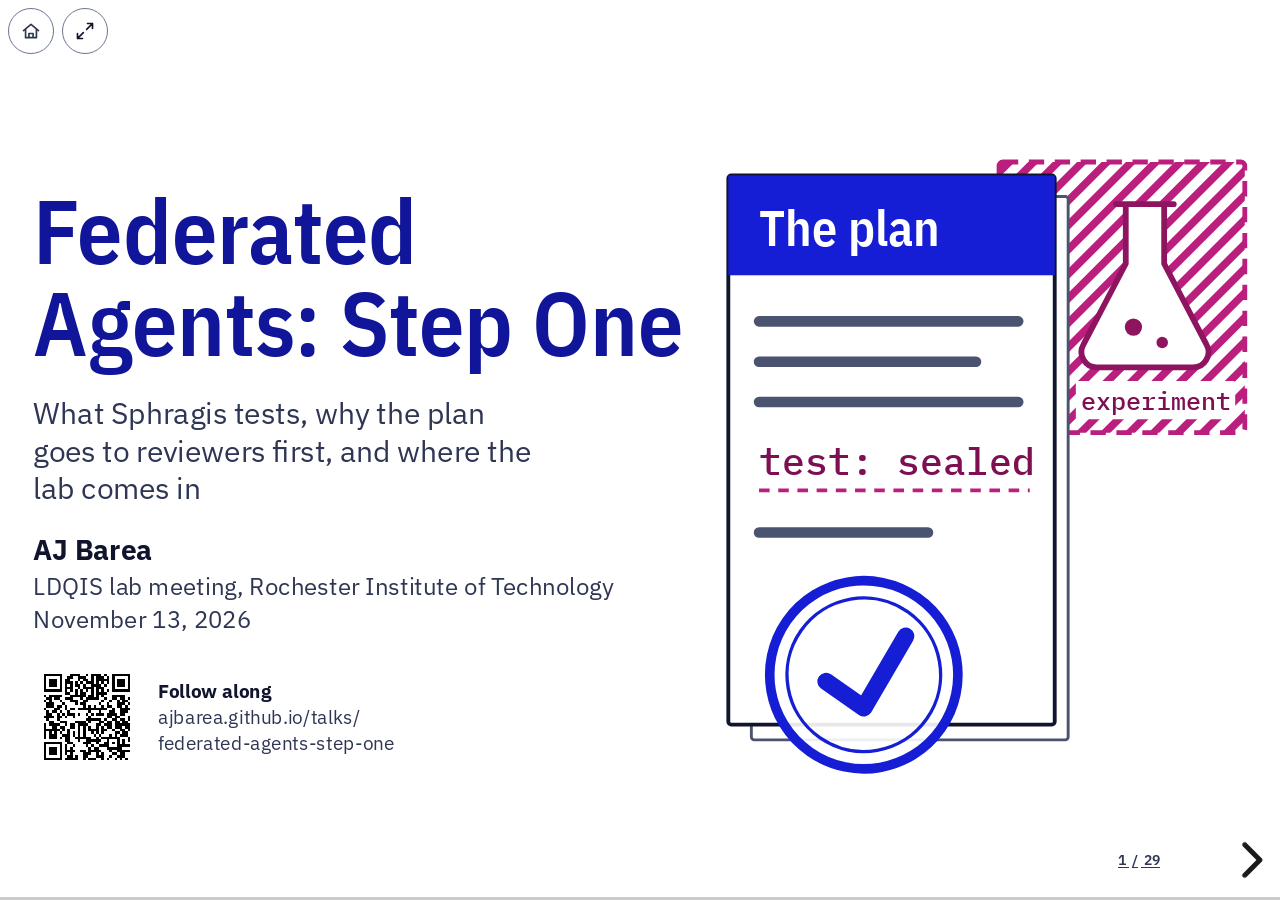
<file: federated-agents-step-one/index.html>
<!doctype html>
<html lang="en">
<head>
  <meta charset="utf-8">
  <meta name="viewport" content="width=device-width, initial-scale=1">
  <title>Federated Agents: Step One</title>
  <meta name="description" content="For the LDQIS lab: the bigger problem behind Sphragis and the MSR 2027 Registered Report, why the plan goes in before the experiment runs, and where federated learning comes in.">
  <meta property="og:title" content="Federated Agents: Step One">
  <meta property="og:description" content="For the LDQIS lab: the bigger problem behind Sphragis and the MSR 2027 Registered Report, why the plan goes in before the experiment runs, and where federated learning comes in.">
  <link rel="stylesheet" href="../vendor/reveal/reset.css">
  <link rel="stylesheet" href="../vendor/reveal/reveal.css">
  <link rel="stylesheet" href="../shared/deck.css">
  <link rel="stylesheet" href="../shared/motion.css">
  <link rel="stylesheet" href="../shared/tip.css">
  <link rel="stylesheet" href="deck.css">
</head>
<body>
<div class="reveal">
<div class="slides">

<section class="title-slide">
  <div class="title-text">
    <h1>Federated Agents: Step One</h1>
    <p class="subtitle">What Sphragis tests, why the plan goes to reviewers first, and where the lab comes in</p>
    <p class="byline"><b>AJ Barea</b><span>LDQIS lab meeting, Rochester Institute of Technology</span><span>November 13, 2026</span></p>
  </div>
  <svg class="seal-art" viewBox="0 0 560 640" role="img" aria-label="Drawing: a plan sheet with a hash line, a round stamp pressed onto it, and a sealed experiment waiting behind a dashed outline">
    <defs><pattern id="seal-hatch" width="18" height="18" patternUnits="userSpaceOnUse" patternTransform="rotate(45)"><rect width="18" height="18" fill="#fff"/><rect width="8" height="18" fill="#bb1f7e"/></pattern></defs>
    <g class="exp">
      <rect class="exp-box" x="300" y="26" width="256" height="282" rx="4"/>
      <path class="flask" d="M422 70h60M432 70v62l-44 84a16 16 0 0 0 14 24h100a16 16 0 0 0 14-24l-44-84V70"/>
      <circle class="bubble" cx="440" cy="198" r="9"/>
      <circle class="bubble" cx="470" cy="214" r="6"/>
      <rect class="exp-chip" x="380" y="254" width="166" height="40" rx="2"/>
      <text class="exp-label" x="463" y="284" text-anchor="middle">experiment</text>
    </g>
    <rect class="back-sheet" x="42" y="62" width="330" height="566" rx="3"/>
    <rect class="sheet" x="18" y="40" width="340" height="572" rx="3"/>
    <rect class="sheet-head" x="18" y="40" width="340" height="104"/>
    <text class="sheet-title" x="50" y="113">The plan</text>
    <path class="rule" d="M50 192h270M50 234h226M50 276h270"/>
    <text class="hash" x="50" y="352">test: sealed</text>
    <path class="hash-under" d="M50 368h282"/>
    <path class="rule thin" d="M50 412h176"/>
    <g class="stamp" data-motion="pop" data-delay="600" data-dur="500" transform="rotate(-10 244 510)">
      <circle class="stamp-ring" cx="244" cy="510" r="98"/>
      <circle class="stamp-ring inner" cx="244" cy="510" r="80"/>
      <path class="stamp-tick" d="M204 510l34 34 56-66"/>
    </g>
  </svg>
  <!-- qr:follow -->
  <div class="qr qr-follow">
    <p class="qr-label"><b>Follow along</b><span>ajbarea.github.io/talks/<wbr>federated-agents-step-one</span></p>
    <svg class="qr-code" viewBox="0 0 41 41" role="img" aria-label="QR code for ajbarea.github.io/talks/federated-agents-step-one" shape-rendering="crispEdges"><rect width="41" height="41" fill="#fff"/><path fill="#000" d="M4 4h7v1h-7zM14 4h4v1h-4zM20 4h1v1h-1zM22 4h4v1h-4zM27 4h1v1h-1zM30 4h7v1h-7zM4 5h1v1h-1zM10 5h1v1h-1zM13 5h2v1h-2zM17 5h3v1h-3zM22 5h1v1h-1zM24 5h3v1h-3zM28 5h1v1h-1zM30 5h1v1h-1zM36 5h1v1h-1zM4 6h1v1h-1zM6 6h3v1h-3zM10 6h1v1h-1zM12 6h2v1h-2zM17 6h1v1h-1zM19 6h2v1h-2zM22 6h1v1h-1zM24 6h5v1h-5zM30 6h1v1h-1zM32 6h3v1h-3zM36 6h1v1h-1zM4 7h1v1h-1zM6 7h3v1h-3zM10 7h1v1h-1zM12 7h3v1h-3zM16 7h1v1h-1zM18 7h1v1h-1zM20 7h3v1h-3zM24 7h1v1h-1zM26 7h1v1h-1zM28 7h1v1h-1zM30 7h1v1h-1zM32 7h3v1h-3zM36 7h1v1h-1zM4 8h1v1h-1zM6 8h3v1h-3zM10 8h1v1h-1zM12 8h1v1h-1zM14 8h1v1h-1zM16 8h2v1h-2zM19 8h1v1h-1zM22 8h4v1h-4zM27 8h1v1h-1zM30 8h1v1h-1zM32 8h3v1h-3zM36 8h1v1h-1zM4 9h1v1h-1zM10 9h1v1h-1zM12 9h3v1h-3zM17 9h1v1h-1zM19 9h4v1h-4zM24 9h3v1h-3zM30 9h1v1h-1zM36 9h1v1h-1zM4 10h7v1h-7zM12 10h1v1h-1zM14 10h1v1h-1zM16 10h1v1h-1zM18 10h1v1h-1zM20 10h1v1h-1zM22 10h1v1h-1zM24 10h1v1h-1zM26 10h1v1h-1zM28 10h1v1h-1zM30 10h7v1h-7zM12 11h2v1h-2zM16 11h1v1h-1zM18 11h2v1h-2zM22 11h1v1h-1zM24 11h4v1h-4zM4 12h1v1h-1zM6 12h5v1h-5zM14 12h6v1h-6zM21 12h2v1h-2zM24 12h1v1h-1zM26 12h1v1h-1zM30 12h5v1h-5zM5 13h2v1h-2zM8 13h2v1h-2zM12 13h3v1h-3zM18 13h1v1h-1zM20 13h5v1h-5zM27 13h1v1h-1zM30 13h2v1h-2zM33 13h2v1h-2zM36 13h1v1h-1zM4 14h1v1h-1zM6 14h1v1h-1zM10 14h1v1h-1zM14 14h3v1h-3zM19 14h2v1h-2zM26 14h1v1h-1zM29 14h1v1h-1zM32 14h1v1h-1zM34 14h2v1h-2zM5 15h3v1h-3zM11 15h1v1h-1zM16 15h1v1h-1zM18 15h2v1h-2zM25 15h1v1h-1zM28 15h1v1h-1zM32 15h3v1h-3zM36 15h1v1h-1zM5 16h3v1h-3zM9 16h2v1h-2zM12 16h1v1h-1zM19 16h1v1h-1zM21 16h1v1h-1zM23 16h1v1h-1zM26 16h1v1h-1zM28 16h2v1h-2zM32 16h2v1h-2zM35 16h1v1h-1zM4 17h1v1h-1zM8 17h2v1h-2zM12 17h1v1h-1zM14 17h2v1h-2zM17 17h11v1h-11zM30 17h1v1h-1zM33 17h4v1h-4zM5 18h1v1h-1zM7 18h2v1h-2zM10 18h1v1h-1zM13 18h1v1h-1zM21 18h1v1h-1zM25 18h1v1h-1zM29 18h2v1h-2zM33 18h3v1h-3zM5 19h2v1h-2zM9 19h1v1h-1zM11 19h1v1h-1zM13 19h3v1h-3zM17 19h1v1h-1zM20 19h1v1h-1zM22 19h1v1h-1zM24 19h3v1h-3zM28 19h4v1h-4zM33 19h2v1h-2zM4 20h4v1h-4zM9 20h2v1h-2zM12 20h1v1h-1zM15 20h1v1h-1zM21 20h1v1h-1zM28 20h2v1h-2zM31 20h2v1h-2zM36 20h1v1h-1zM5 21h1v1h-1zM9 21h1v1h-1zM20 21h6v1h-6zM27 21h1v1h-1zM30 21h2v1h-2zM33 21h2v1h-2zM36 21h1v1h-1zM6 22h2v1h-2zM10 22h3v1h-3zM16 22h4v1h-4zM21 22h1v1h-1zM25 22h2v1h-2zM28 22h2v1h-2zM31 22h2v1h-2zM34 22h2v1h-2zM4 23h1v1h-1zM6 23h4v1h-4zM12 23h1v1h-1zM14 23h2v1h-2zM17 23h4v1h-4zM24 23h2v1h-2zM27 23h3v1h-3zM31 23h6v1h-6zM4 24h1v1h-1zM7 24h2v1h-2zM10 24h2v1h-2zM14 24h2v1h-2zM17 24h1v1h-1zM19 24h1v1h-1zM21 24h1v1h-1zM24 24h1v1h-1zM26 24h1v1h-1zM28 24h2v1h-2zM31 24h3v1h-3zM35 24h2v1h-2zM4 25h6v1h-6zM11 25h1v1h-1zM13 25h1v1h-1zM17 25h1v1h-1zM19 25h1v1h-1zM21 25h4v1h-4zM26 25h2v1h-2zM30 25h1v1h-1zM33 25h2v1h-2zM36 25h1v1h-1zM4 26h1v1h-1zM6 26h1v1h-1zM8 26h1v1h-1zM10 26h1v1h-1zM13 26h1v1h-1zM15 26h1v1h-1zM17 26h1v1h-1zM19 26h1v1h-1zM22 26h1v1h-1zM24 26h1v1h-1zM26 26h1v1h-1zM31 26h2v1h-2zM34 26h2v1h-2zM4 27h1v1h-1zM6 27h3v1h-3zM11 27h3v1h-3zM15 27h1v1h-1zM17 27h1v1h-1zM19 27h1v1h-1zM23 27h1v1h-1zM25 27h1v1h-1zM29 27h1v1h-1zM31 27h1v1h-1zM33 27h3v1h-3zM4 28h1v1h-1zM6 28h3v1h-3zM10 28h1v1h-1zM12 28h2v1h-2zM16 28h6v1h-6zM24 28h1v1h-1zM26 28h7v1h-7zM36 28h1v1h-1zM12 29h2v1h-2zM17 29h1v1h-1zM20 29h6v1h-6zM28 29h1v1h-1zM32 29h1v1h-1zM34 29h1v1h-1zM36 29h1v1h-1zM4 30h7v1h-7zM13 30h2v1h-2zM19 30h3v1h-3zM24 30h1v1h-1zM27 30h2v1h-2zM30 30h1v1h-1zM32 30h1v1h-1zM34 30h1v1h-1zM4 31h1v1h-1zM10 31h1v1h-1zM12 31h1v1h-1zM15 31h1v1h-1zM20 31h1v1h-1zM22 31h1v1h-1zM25 31h4v1h-4zM32 31h5v1h-5zM4 32h1v1h-1zM6 32h3v1h-3zM10 32h1v1h-1zM12 32h1v1h-1zM14 32h1v1h-1zM21 32h1v1h-1zM23 32h2v1h-2zM28 32h6v1h-6zM4 33h1v1h-1zM6 33h3v1h-3zM10 33h1v1h-1zM12 33h4v1h-4zM18 33h2v1h-2zM21 33h5v1h-5zM29 33h1v1h-1zM32 33h5v1h-5zM4 34h1v1h-1zM6 34h3v1h-3zM10 34h1v1h-1zM12 34h1v1h-1zM14 34h1v1h-1zM19 34h3v1h-3zM24 34h1v1h-1zM26 34h1v1h-1zM30 34h2v1h-2zM33 34h2v1h-2zM4 35h1v1h-1zM10 35h1v1h-1zM13 35h2v1h-2zM16 35h1v1h-1zM19 35h2v1h-2zM24 35h3v1h-3zM29 35h1v1h-1zM32 35h3v1h-3zM4 36h7v1h-7zM12 36h5v1h-5zM19 36h1v1h-1zM21 36h3v1h-3zM26 36h1v1h-1zM28 36h1v1h-1zM31 36h1v1h-1zM33 36h1v1h-1zM35 36h1v1h-1z"/></svg>
  </div>
  <!-- /qr -->
  <aside class="notes"><ul><li>Hi, I'm AJ; catching the lab up on Sphragis and the MSR 2027 Registered Report</li><li>Sphragis is the study; the report is the plan going to reviewers</li><li>Stop me any time a term isn't clear</li></ul></aside>
</section>

<section>
  <h2>Six parts, from the bigger problem to where your work connects</h2>
  <ol class="agenda" data-auto></ol>
  <aside class="notes"><ul><li>The bigger problem first, venue mechanics after</li><li>Then the method and where it stands</li><li>Last: where the lab's strengths connect</li></ul></aside>
</section>

<section data-chapter="1 · The bigger problem">
  <span class="kicker">1 · The bigger problem</span>
  <h2>Coding agents need a company's house style, which sits in private review history</h2>
  <div class="problem">
    <figure class="review-card">
      <figcaption><b>One review teaches one convention</b><span>Illustrative example</span></figcaption>
      <div class="diff">
        <p class="old"><code>time.sleep(5)</code></p>
        <p class="said">Reviewer: use our retry helper here.</p>
        <p class="new"><code>retry(fetch, tries=3)</code></p>
      </div>
      <p class="fig-note">House style: the conventions a team enforces but rarely writes down.</p>
    </figure>
    <figure class="silos" role="img" aria-label="Three organizations each keep their review history at home; a server averages only the updates they share.">
      <figcaption><b>Federated learning could pool it</b></figcaption>
      <div class="silo-row">
        <div class="silo"><b>Company A</b><span class="stays">reviews stay home</span></div>
        <div class="silo"><b>Company B</b><span class="stays">reviews stay home</span></div>
        <div class="silo"><b>Company C</b><span class="stays">reviews stay home</span></div>
      </div>
      <div class="arrow-band"><svg viewBox="0 0 40 66" aria-hidden="true"><path d="M20 62V8M6 22 20 8l14 14"/></svg><svg viewBox="0 0 40 66" aria-hidden="true"><path d="M20 62V8M6 22 20 8l14 14"/></svg><svg viewBox="0 0 40 66" aria-hidden="true"><path d="M20 62V8M6 22 20 8l14 14"/></svg><p class="arrow-up">shared updates only</p></div>
      <div class="server">A server averages what is shared</div>
    </figure>
  </div>
  <aside class="notes"><ul><li>House style: what reviewers enforce and rarely write down</li><li>It lives in review history, which a company won't hand over</li><li>Federated learning: train at home, share only updates</li></ul></aside>
</section>

<section data-contribution data-chapter="1 · The bigger problem">
  <span class="kicker">1 · The bigger problem</span>
  <h2>Federated coding agents assume a house style exists, so I test that first</h2>
  <div class="chain" role="img" aria-label="A chain of four assumptions. The first, that an organization has a style a model can learn beyond any one project group, is untested; this study tests it in Qt, against Chromium. The other three are assumed next and rest on it.">
    <div class="link first"><span>An organization has a learnable style beyond any one project group</span><i>untested: this study, in Qt</i></div>
    <div class="link"><span>Federated training can share part of it</span><i>assumed next</i></div>
    <div class="link"><span>The private part stays private</span><i>assumed next</i></div>
    <div class="link"><span>An attacker cannot recover it</span><i>assumed next</i></div>
  </div>
  <div class="claim-pair">
    <p><b>What I did:</b> Sphragis, <b><span data-value="readings.examples_total"></span> public review examples from <span data-value="readings.orgs_count"></span> open-source organizations</b>, frozen, and a pass rule written before the test data is fetched.</p>
    <p><b>Why you should care:</b> client design, privacy and attacks all rest on the first link.</p>
  </div>
  <aside class="notes"><ul><li>What I did: <span data-value="readings.examples_total"></span> examples, <span data-value="readings.orgs_count"></span> organizations, a pass rule written first</li><li>Why you care: client, personalization and attack questions rest on link one</li><li>Not tested before, to my knowledge: other projects against a foreign organization</li></ul></aside>
</section>

<section id="what-sphragis-builds" data-chapter="1 · The bigger problem">
  <span class="kicker">1 · The bigger problem</span>
  <h2>Sphragis pairs reviewed code with the developer's next version, so no label is guessed</h2>
  <div class="builds">
    <figure class="example-card">
      <figcaption><b>One real example</b><span><span data-value="readings.example_org"></span>, <span data-value="readings.example_month"></span></span></figcaption>
      <ol class="ex-steps">
        <li class="ex-before"><i>Code under review</i><code data-example="before"></code></li>
        <li class="ex-said"><i>Reviewer comment on this line</i><span>not shown: the study publishes no review text</span></li>
        <li class="ex-after"><i>Developer's next version: the label</i><code data-example="after"></code></li>
      </ol>
      <p class="fig-note">Boxed: what the developer changed. From <span data-value="readings.example_project"></span>, <span data-value="readings.example_window"></span> data.</p>
    </figure>
    <div class="builds-side">
      <figure class="org-bars">
        <figcaption><b>Examples per organization</b></figcaption>
        <div class="bar-row"><span>OpenStack</span><i class="bar" data-bar="readings.examples_openstack" aria-hidden="true"></i><b data-value="readings.examples_openstack"></b></div>
        <div class="bar-row"><span>Wikimedia</span><i class="bar" data-bar="readings.examples_wikimedia" aria-hidden="true"></i><b data-value="readings.examples_wikimedia"></b></div>
        <div class="bar-row"><span>Qt</span><i class="bar" data-bar="readings.examples_qt" aria-hidden="true"></i><b data-value="readings.examples_qt"></b></div>
      </figure>
      <figure class="org-bars audit">
        <figcaption><b>Label audit</b><span class="cap-sub">valid, of <span data-value="readings.audit_checked"></span> <span data-value="readings.audit_org"></span> examples checked by hand</span></figcaption>
        <div class="bar-row"><span>Me</span><i class="track" aria-hidden="true"><i class="bar" data-bar="readings.audit_valid_human" data-of="readings.audit_checked"></i></i><b data-value="readings.audit_valid_human"></b></div>
        <div class="bar-row"><span>Model A</span><i class="track" aria-hidden="true"><i class="bar" data-bar="readings.audit_valid_a" data-of="readings.audit_checked"></i></i><b data-value="readings.audit_valid_a"></b></div>
        <div class="bar-row"><span>Model B</span><i class="track" aria-hidden="true"><i class="bar" data-bar="readings.audit_valid_b" data-of="readings.audit_checked"></i></i><b data-value="readings.audit_valid_b"></b></div>
        <p class="fig-note">Valid: the comment asks for a change and the next version makes it.</p>
      </figure>
    </div>
  </div>
  <aside class="notes"><ul><li>One example: code under review, the comment, the developer's next version</li><li>The next version is the label; the comment stays off the slide</li><li>Audit, <span data-value="readings.audit_org"></span> only: <span data-value="readings.audit_valid_human"></span> of <span data-value="readings.audit_checked"></span> valid by me, <span data-value="readings.audit_valid_a"></span> and <span data-value="readings.audit_valid_b"></span> by the model raters</li></ul></aside>
</section>

<section data-chapter="2 · The arc">
  <span class="kicker">2 · The arc</span>
  <h2>In federated terms, the first question is who the client should be</h2>
  <div class="boundary">
    <div class="nest" role="img" aria-label="An organization's projects split into two groups. H1, between the groups, asks whether style stays with its own group. H2, tested on Qt only, asks whether Qt carries style past its projects, against Chromium as a foreign organization.">
      <div class="org"><b>One organization: OpenStack, Wikimedia or Qt</b>
        <div class="halves">
          <div class="half"><i>project group A</i><span class="chip">repo</span><span class="chip">repo</span><span class="chip">repo</span></div>
          <div class="half"><i>project group B</i><span class="chip">repo</span><span class="chip">repo</span><span class="chip">repo</span></div>
        </div>
        <p class="edge-a">H1: does style stay with its own group?</p>
      </div>
      <p class="edge-b">H2, Qt only: on Qt's C++, does Qt's other group teach more than Chromium?</p>
      <div class="org foreign"><b>Chromium, foreign to Qt</b></div>
    </div>
    <div class="boundary-note">
      <p>A client can be a project group or a whole organization.</p>
      <p><b>If style stays only with project groups, adaptation may belong there, and privacy drawn at the organization line may promise too much.</b></p>
    </div>
  </div>
  <aside class="notes"><ul><li>Client = project group or organization: step one measures which; the organization line is tested only in Qt</li><li>H1: two groups inside each organization</li><li>H2: the organization line, Qt against Chromium only</li></ul></aside>
</section>

<section data-chapter="2 · The arc">
  <span class="kicker">2 · The arc</span>
  <h2>This report is step one of three; federated learning starts at step two</h2>
  <ol class="road">
    <li class="here"><span class="step-no">Step one</span><b>Is there a house style to learn?</b><p>One adapter per project group. No federated learning.</p><span class="tag">this report</span></li>
    <li class="fragment" data-fragment-index="1"><span class="step-no">Step two</span><b>Federate the adapters</b><p>What does the shared part reveal?</p><span class="tag lab">the lab's work applies</span></li>
    <li class="fragment" data-fragment-index="2"><span class="step-no">Step three</span><b>Federated coding agents</b><p>Each company declares what may be shared.</p><span class="tag lab">the lab's work applies</span></li>
  </ol>
  <p class="under-road fragment" data-fragment-index="1">If step one rules out detectable style at both the group and organization lines, step two does not assume one.</p>
  <p class="footnote">Adapter: a small add-on trained beside a frozen base model.</p>
  <aside class="notes"><ul><li>Step one: no federated learning at all</li><li>▶ Step two federates the adapters; it waits on step one</li><li>▶ Step three: the agents themselves</li></ul></aside>
</section>

<section data-chapter="3 · The venue">
  <span class="kicker">3 · The venue</span>
  <h2>MSR is a CORE rank A conference where software is studied through its data</h2>
  <div class="venue">
    <div class="ticket">
      <p class="ticket-head">MSR 2027</p>
      <p class="ticket-name" data-value="venue.name"></p>
      <dl>
        <dt>Edition</dt><dd><span data-value="venue.edition"></span> international conference</dd>
        <dt>Where</dt><dd data-value="venue.place"></dd>
        <dt>When</dt><dd data-value="venue.when"></dd>
        <dt>Alongside</dt><dd data-value="venue.beside"></dd>
        <dt>Rank</dt><dd><b>CORE <span data-value="venue.rank"></span></b></dd>
      </dl>
    </div>
    <figure class="why-msr">
      <figcaption><b>Why this study fits here</b></figcaption>
      <p>The field "analyzes the rich data available in software repositories."</p>
      <p>Code review is repository data: a comment, the code before, the code after.</p>
    </figure>
  </div>
  <p class="footnote">Rank: CORE A, as stated on msrconf.org (read November 9, 2026).</p>
  <aside class="notes"><ul><li>MSR: <span data-value="venue.place"></span>, <span data-value="venue.when"></span>, beside <span data-value="venue.beside"></span></li><li>Rank A in CORE, by MSR's own site</li><li>Code review is repository data, so this is its home</li></ul></aside>
</section>

<section data-chapter="3 · The venue">
  <span class="kicker">3 · The venue</span>
  <h2>A Registered Report is reviewed twice: first as a plan, then as a study</h2>
  <div class="stages">
    <div class="stage">
      <span class="stage-no">Stage 1 · the plan</span>
      <p class="stage-what"><span data-value="venue.pages"></span> pages: the plan, before the main results</p>
      <p><span data-value="venue.stageOneReviewers"></span> reviewers judge the question and method</p>
      <p class="stage-out"><b>Best outcome:</b> in-principle acceptance</p>
    </div>
    <div class="stage-arrow" aria-hidden="true">run the study</div>
    <div class="stage two">
      <span class="stage-no">Stage 2 · the study</span>
      <p class="stage-what">Full paper to the journal <i>Empirical Software Engineering</i></p>
      <p><span data-value="venue.stageTwoReviewers"></span> reviewers check the plan was followed</p>
      <p class="stage-out">Negative results welcome</p>
    </div>
  </div>
  <p class="quote">"If the protocol is adhered to (or deviations are thoroughly justified), the study is likely to be published."</p>
  <aside class="notes"><ul><li>Stage 1: a <span data-value="venue.pages"></span>-page plan, <span data-value="venue.stageOneReviewers"></span> reviewers; IPA, continuity acceptance or rejection</li><li>Follow the accepted plan and the study is likely to publish</li><li>Stage 2: full paper to the journal, <span data-value="venue.stageTwoReviewers"></span> reviewers</li></ul></aside>
</section>

<section data-chapter="4 · The method">
  <span class="kicker">4 · The method</span>
  <h2>Why plan first: a reading can depend on how the data was split</h2>
  <div class="split-why">
    <figure id="split-fig" class="dotplot"></figure>
    <div class="split-note fragment" data-fragment-index="2"><p><b>A plan written first fixes which splits are read, so no one keeps only the one that worked.</b></p></div>
  </div>
  <p class="footnote">Split: one way to divide an organization's projects in two; that split is the first reading's, on two of its seeds. Points: extra exact reviewer fixes per 100 comments, OpenStack development data, on an earlier score since replaced. Not confirmatory.</p>
  <aside class="notes"><ul><li>One split, first reading: <span data-value="readings.split_first"></span>, interval above zero</li><li>▶ Five splits: <span data-value="readings.split_low"></span> to <span data-value="readings.split_high"></span></li><li>▶ Average <span data-value="readings.split_mean"></span>; a plan fixes which splits are read</li></ul></aside>
</section>

<section data-chapter="4 · The method">
  <span class="kicker">4 · The method</span>
  <h2>Two hypotheses, fixed before the test data, compare adapters on the same code</h2>
  <div class="wiring">
    <div class="wire-fig" role="img" aria-label="Three adapters score the same held-out code. One is trained on the code's own project group, one on the organization's other group, one on as much C++ from Chromium's pool. H1 compares own against other group; H2, on Qt only, compares other group against Chromium.">
      <div class="arm own"><b>Own-group adapter</b><span>trained on the group the test code comes from</span></div>
      <div class="vs" aria-hidden="true">H1: own beats other group</div>
      <div class="arm sib"><b>Other-group adapter</b><span>trained on the same organization's other group</span></div>
      <div class="vs fragment" data-fragment-index="1" aria-hidden="true">H2, Qt only: other group beats foreign</div>
      <div class="arm far fragment" data-fragment-index="1"><b>Foreign adapter</b><span>trained on as much C++ from Chromium</span></div>
      <p class="heldout">Each adapter trains on <span data-value="readings.n"></span> examples; all score the same held-out code.</p>
    </div>
  </div>
  <aside class="notes"><ul><li>Confirmatory: hypotheses fixed, the data can only support them or not</li><li>H1: own group beats the other group, all three organizations</li><li>▶ H2: other group beats Chromium, Qt's C++ only</li></ul></aside>
</section>

<section data-chapter="4 · The method">
  <span class="kicker">4 · The method</span>
  <h2>The pass rule is written down: every test's interval must sit entirely above zero</h2>
  <div class="rule-fig">
    <div class="axis" role="img" aria-label="Three illustrative intervals on a line with zero and delta marked: supported sits entirely above zero; bounded sits entirely below delta; inconclusive crosses zero and reaches past delta.">
      <div class="axis-track"></div>
      <span class="zero-mark" style="left:30%"><i>0</i></span>
      <span class="delta-mark" style="left:50%"><i>δ, smallest effect</i></span>
      <div class="iv supported fragment" data-fragment-index="1" style="left:36%; right:18%"><b>supported: above 0</b></div>
      <div class="iv bounded fragment" data-fragment-index="2" style="left:4%; right:63%"><b>bounded: below δ</b></div>
      <div class="iv unsure fragment" data-fragment-index="3" style="left:18%; right:22%"><b>inconclusive: neither</b></div>
    </div>
    <div class="rule-text">
      <p><b>Score:</b> log-probability of the developer's real fix, per token.</p>
      <p><b>Each bar:</b> one test's confidence interval for the gain: own adapter over the other group's (H1), or the other group's over Chromium's (H2).</p>
      <p><b>δ = <span data-value="readings.delta"></span>:</b> the smallest gain that matters, tokens about <span data-value="readings.delta_pct"></span>% more likely on average.</p>
      <p><b>H1 passes only if all <span data-value="readings.h1_cells"></span> tests are supported:</b> <span data-value="readings.orgs_count"></span> organizations × 2 scores, the whole fix and the fix without names.</p>
    </div>
  </div>
  <p class="footnote">Intervals are illustrative; δ is in nats per token. Above 0 and below δ counts as supported. Some tests (now Wikimedia's without-names test and H2) must also have a p-value below a calibrated cutoff.</p>
  <aside class="notes"><ul><li>δ = <span data-value="readings.delta"></span>: one more exact fix per hundred comments, carried to the score by a planted-convention rate</li><li>▶ supported ▶ bounded ▶ inconclusive</li><li>All <span data-value="readings.h1_cells"></span> H1 tests must pass, or H1 does not</li></ul></aside>
</section>

<section data-chapter="5 · Where it stands">
  <span class="kicker">5 · Where it stands</span>
  <h2>Three of four data windows are collected and frozen; the test window stays sealed</h2>
  <div class="windows" role="img" aria-label="A timeline of four windows from October 2024 to October 2026: pilot, train and development are collected and frozen; the test window is sealed and not fetched.">
    <div class="win done"><b>Pilot</b><span data-value="readings.window_pilot"></span></div>
    <div class="win done wide"><b>Train</b><span data-value="readings.window_train"></span></div>
    <div class="win done"><b>Development</b><span data-value="readings.window_dev"></span></div>
    <div class="win sealed wider"><b>Test: sealed, not fetched</b><span data-value="readings.window_test"></span></div>
  </div>
  <div class="counts">
    <div><b data-value="readings.examples_openstack"></b><span>OpenStack</span></div>
    <div><b data-value="readings.examples_wikimedia"></b><span>Wikimedia</span></div>
    <div><b data-value="readings.examples_qt"></b><span>Qt</span></div>
  </div>
  <p class="counts-note">Frozen examples, pilot to development. Also frozen: GitHub organizations for a replication, and Chromium's pool for H2.</p>
  <aside class="notes"><ul><li>Pilot, train, development: frozen, <span data-value="readings.examples_total"></span> examples</li><li>Test window (<span data-value="readings.window_test"></span>): fetched only after acceptance</li><li>Nothing can be tuned against it</li></ul></aside>
</section>

<section data-chapter="5 · Where it stands">
  <span class="kicker">5 · Where it stands</span>
  <h2>The pipeline and the main study's sizing are done; the confirmatory test has not run</h2>
  <div class="status">
    <div class="done-col">
      <h3>Done</h3>
      <ul class="checks">
        <li>Open pipeline: review history to frozen examples</li>
        <li>Three frozen datasets; GitHub candidates frozen</li>
        <li>Simulations that set each test's runs</li>
        <li><a href="#/what-sphragis-builds">Label audit, with a human check</a></li>
      </ul>
    </div>
    <div class="open-col">
      <h3>Still open</h3>
      <ul class="opens">
        <li>Submit, seal and register the plan</li>
        <li>The GitHub replication's sizing, members fixed at submission</li>
        <li>Fetch and check the sealed test months</li>
        <li>Every confirmatory run, and the verdicts</li>
      </ul>
    </div>
  </div>
  <aside class="notes"><ul><li>Done: pipeline, frozen data, simulations, label audit</li><li>Open: registration, GitHub members, test fetch and checks, all confirmatory runs</li><li>The graded part has not happened, on purpose</li></ul></aside>
</section>

<section data-chapter="5 · Where it stands">
  <span class="kicker">5 · Where it stands</span>
  <h2>Development checks show the score finds a planted convention; real house style is untested</h2>
  <div class="planted">
    <figure class="planted-fig">
      <figcaption><b><span data-value="readings.planted_found"></span> of <span data-value="readings.planted_total"></span></b> runs found a fake convention I planted in half the training examples</figcaption>
      <div class="planted-row"><span>OpenStack</span><div class="dots" data-dots="readings.planted_found_openstack" data-of="readings.planted_runs_openstack" data-cols="10"></div></div>
      <div class="planted-row"><span>Wikimedia</span><div class="dots" data-dots="readings.planted_found_wikimedia" data-of="readings.planted_runs_wikimedia" data-cols="10"></div></div>
      <div class="planted-row"><span>Qt</span><div class="dots" data-dots="readings.planted_found_qt" data-of="readings.planted_runs_qt" data-cols="10"></div></div>
      <p class="fig-note">Filled: found in that run.</p>
    </figure>
    <div class="dev-note">
      <p><b>So the score responds to a planted convention.</b></p>
      <p class="muted">Whether it sees one as small as δ rests on the sizing simulations.</p>
    </div>
  </div>
  <aside class="notes"><ul><li>Planted marker: a fake convention in half the training examples</li><li>Found in <span data-value="readings.planted_found"></span> of <span data-value="readings.planted_total"></span> development runs</li><li>Tests the instrument, not the hypothesis</li></ul></aside>
</section>

<section data-chapter="5 · Where it stands">
  <span class="kicker">5 · Where it stands</span>
  <h2>Next: reviewers see the plan, then the sealed months are fetched and run</h2>
  <div class="timeline">
    <div class="tl-group"><span class="tl-head">Stage 1 · 2026 to 2027</span>
      <ul>
        <li><b data-value="venue.dates.abstract"></b>abstract</li>
        <li><b data-value="venue.dates.report"></b>report</li>
        <li><b data-value="venue.dates.reviews"></b>reviews back</li>
        <li><b data-value="venue.dates.revision"></b>revised report</li>
        <li><b data-value="venue.dates.notify"></b>decision</li>
      </ul>
    </div>
    <div class="tl-arrow fragment" data-fragment-index="1" aria-hidden="true">if accepted</div>
    <div class="tl-group two fragment" data-fragment-index="1"><span class="tl-head">Stage 2 · 2027</span>
      <ul>
        <li><b>by <span data-value="venue.dates.posted"></span></b>accepted report posted</li>
        <li><b>Then</b>fetch the sealed months, run, apply the pass rule</li>
        <li><b data-value="venue.dates.present"></b>present in Dublin</li>
        <li><b data-value="venue.dates.emse"></b>full paper to the journal</li>
      </ul>
    </div>
    <div class="tl-after fragment" data-fragment-index="2">Step two follows: federate the adapters.</div>
  </div>
  <p class="footnote">MSR 2027 Registered Reports dates, anywhere on Earth.</p>
  <aside class="notes"><ul><li>Report Nov 20, decision Feb 4</li><li>▶ If accepted: fetch, run, read the rule; Dublin; journal by Sep 30</li><li>▶ Then step two</li></ul></aside>
</section>

<section data-chapter="6 · Where you come in">
  <span class="kicker">6 · Where you come in</span>
  <h2>The lab's strengths apply most at the federated-learning stages</h2>
  <div class="grid-lab" role="table" aria-label="Where the lab's strengths connect, by area and by step">
    <div class="gl-head corner" role="columnheader">Step × area</div>
    <div class="gl-head" role="columnheader">Aggregation and robustness</div>
    <div class="gl-head" role="columnheader">Attacks on shared adapters</div>
    <div class="gl-head" role="columnheader">Data quality and metadata</div>
    <div class="gl-row" role="rowheader">Step two<small>federate adapters</small></div>
    <div class="gl-cell" role="cell"><b class="gl-col">Aggregation and robustness</b>Robust rules for low-rank adapter updates</div>
    <div class="gl-cell" role="cell"><b class="gl-col">Attacks on shared adapters</b>Which organization sent this update?</div>
    <div class="gl-cell" role="cell"><b class="gl-col">Data quality and metadata</b>Weight updates by data quality</div>
    <div class="gl-row" role="rowheader">Step three<small>federated agents</small></div>
    <div class="gl-cell" role="cell"><b class="gl-col">Aggregation and robustness</b>Companies joining and leaving</div>
    <div class="gl-cell" role="cell"><b class="gl-col">Attacks on shared adapters</b>The shared and private parts, attacked</div>
    <div class="gl-cell" role="cell"><b class="gl-col">Data quality and metadata</b>What is shareable, as checkable metadata</div>
  </div>
  <div class="before-fl"><b>Help now:</b> for <span data-value="readings.audit_checked"></span> <span data-value="readings.audit_org"></span> review comments I already judged, judge whether the code change that followed answers each one, so we can measure agreement.</div>
  <p class="footnote">Lab work can start from OpenStack or Wikimedia data; the Qt and Chromium data are granted to this study's collector only.</p>
  <aside class="notes"><ul><li>Step two: aggregation, attribution attacks, data-quality weights</li><li>Step three: churn, the deployed split, shareable metadata</li><li>Help now: a second labeler for the same <span data-value="readings.audit_checked"></span> <span data-value="readings.audit_org"></span> examples</li></ul></aside>
</section>

<section data-conclusion>
  <h2>Before federating agents, test that there is a house style to federate</h2>
  <div class="recap">
    <div class="tile"><p class="num">Step one</p><p>tests whether style stays with project groups, and whether Qt carries it past its projects</p></div>
    <div class="tile"><p class="num">Plan first</p><p>the analysis is fixed before the test data is read, and a null can publish</p></div>
    <div class="tile"><p class="num"><span data-value="readings.examples_total"></span></p><p>examples frozen; the test window is still sealed</p></div>
  </div>
  <div class="open">
    <p class="open-h">Still open</p>
    <ul>
      <li>Whether house style transfers at the project-group or organization level</li>
      <li>What the shared part of a federated adapter reveals</li>
    </ul>
  </div>
  <aside class="notes"><ul><li>Step one tests whether there is a house style to federate</li><li>Plan first; a null can publish; test window still sealed</li><li>That's my talk.</li></ul></aside>
</section>

<section class="closing">
  <div class="close-text">
    <h2>Thank you</h2>
    <p class="asks">I'm glad to take questions.</p>
    <p class="contact"><b>AJ Barea</b><br>PhD student, Rochester Institute of Technology</p>
    <p class="contact"><a href="https://github.com/ajbarea/sphragis">github.com/ajbarea/sphragis</a></p>
  </div>
  <!-- qr:close -->
  <div class="qr qr-close" data-motion="pop" data-delay="300" data-dur="600">
    <svg class="qr-code" viewBox="0 0 41 41" role="img" aria-label="QR code for ajbarea.github.io/talks/federated-agents-step-one" shape-rendering="crispEdges"><rect width="41" height="41" fill="#fff"/><path fill="#000" d="M4 4h7v1h-7zM14 4h4v1h-4zM20 4h1v1h-1zM22 4h4v1h-4zM27 4h1v1h-1zM30 4h7v1h-7zM4 5h1v1h-1zM10 5h1v1h-1zM13 5h2v1h-2zM17 5h3v1h-3zM22 5h1v1h-1zM24 5h3v1h-3zM28 5h1v1h-1zM30 5h1v1h-1zM36 5h1v1h-1zM4 6h1v1h-1zM6 6h3v1h-3zM10 6h1v1h-1zM12 6h2v1h-2zM17 6h1v1h-1zM19 6h2v1h-2zM22 6h1v1h-1zM24 6h5v1h-5zM30 6h1v1h-1zM32 6h3v1h-3zM36 6h1v1h-1zM4 7h1v1h-1zM6 7h3v1h-3zM10 7h1v1h-1zM12 7h3v1h-3zM16 7h1v1h-1zM18 7h1v1h-1zM20 7h3v1h-3zM24 7h1v1h-1zM26 7h1v1h-1zM28 7h1v1h-1zM30 7h1v1h-1zM32 7h3v1h-3zM36 7h1v1h-1zM4 8h1v1h-1zM6 8h3v1h-3zM10 8h1v1h-1zM12 8h1v1h-1zM14 8h1v1h-1zM16 8h2v1h-2zM19 8h1v1h-1zM22 8h4v1h-4zM27 8h1v1h-1zM30 8h1v1h-1zM32 8h3v1h-3zM36 8h1v1h-1zM4 9h1v1h-1zM10 9h1v1h-1zM12 9h3v1h-3zM17 9h1v1h-1zM19 9h4v1h-4zM24 9h3v1h-3zM30 9h1v1h-1zM36 9h1v1h-1zM4 10h7v1h-7zM12 10h1v1h-1zM14 10h1v1h-1zM16 10h1v1h-1zM18 10h1v1h-1zM20 10h1v1h-1zM22 10h1v1h-1zM24 10h1v1h-1zM26 10h1v1h-1zM28 10h1v1h-1zM30 10h7v1h-7zM12 11h2v1h-2zM16 11h1v1h-1zM18 11h2v1h-2zM22 11h1v1h-1zM24 11h4v1h-4zM4 12h1v1h-1zM6 12h5v1h-5zM14 12h6v1h-6zM21 12h2v1h-2zM24 12h1v1h-1zM26 12h1v1h-1zM30 12h5v1h-5zM5 13h2v1h-2zM8 13h2v1h-2zM12 13h3v1h-3zM18 13h1v1h-1zM20 13h5v1h-5zM27 13h1v1h-1zM30 13h2v1h-2zM33 13h2v1h-2zM36 13h1v1h-1zM4 14h1v1h-1zM6 14h1v1h-1zM10 14h1v1h-1zM14 14h3v1h-3zM19 14h2v1h-2zM26 14h1v1h-1zM29 14h1v1h-1zM32 14h1v1h-1zM34 14h2v1h-2zM5 15h3v1h-3zM11 15h1v1h-1zM16 15h1v1h-1zM18 15h2v1h-2zM25 15h1v1h-1zM28 15h1v1h-1zM32 15h3v1h-3zM36 15h1v1h-1zM5 16h3v1h-3zM9 16h2v1h-2zM12 16h1v1h-1zM19 16h1v1h-1zM21 16h1v1h-1zM23 16h1v1h-1zM26 16h1v1h-1zM28 16h2v1h-2zM32 16h2v1h-2zM35 16h1v1h-1zM4 17h1v1h-1zM8 17h2v1h-2zM12 17h1v1h-1zM14 17h2v1h-2zM17 17h11v1h-11zM30 17h1v1h-1zM33 17h4v1h-4zM5 18h1v1h-1zM7 18h2v1h-2zM10 18h1v1h-1zM13 18h1v1h-1zM21 18h1v1h-1zM25 18h1v1h-1zM29 18h2v1h-2zM33 18h3v1h-3zM5 19h2v1h-2zM9 19h1v1h-1zM11 19h1v1h-1zM13 19h3v1h-3zM17 19h1v1h-1zM20 19h1v1h-1zM22 19h1v1h-1zM24 19h3v1h-3zM28 19h4v1h-4zM33 19h2v1h-2zM4 20h4v1h-4zM9 20h2v1h-2zM12 20h1v1h-1zM15 20h1v1h-1zM21 20h1v1h-1zM28 20h2v1h-2zM31 20h2v1h-2zM36 20h1v1h-1zM5 21h1v1h-1zM9 21h1v1h-1zM20 21h6v1h-6zM27 21h1v1h-1zM30 21h2v1h-2zM33 21h2v1h-2zM36 21h1v1h-1zM6 22h2v1h-2zM10 22h3v1h-3zM16 22h4v1h-4zM21 22h1v1h-1zM25 22h2v1h-2zM28 22h2v1h-2zM31 22h2v1h-2zM34 22h2v1h-2zM4 23h1v1h-1zM6 23h4v1h-4zM12 23h1v1h-1zM14 23h2v1h-2zM17 23h4v1h-4zM24 23h2v1h-2zM27 23h3v1h-3zM31 23h6v1h-6zM4 24h1v1h-1zM7 24h2v1h-2zM10 24h2v1h-2zM14 24h2v1h-2zM17 24h1v1h-1zM19 24h1v1h-1zM21 24h1v1h-1zM24 24h1v1h-1zM26 24h1v1h-1zM28 24h2v1h-2zM31 24h3v1h-3zM35 24h2v1h-2zM4 25h6v1h-6zM11 25h1v1h-1zM13 25h1v1h-1zM17 25h1v1h-1zM19 25h1v1h-1zM21 25h4v1h-4zM26 25h2v1h-2zM30 25h1v1h-1zM33 25h2v1h-2zM36 25h1v1h-1zM4 26h1v1h-1zM6 26h1v1h-1zM8 26h1v1h-1zM10 26h1v1h-1zM13 26h1v1h-1zM15 26h1v1h-1zM17 26h1v1h-1zM19 26h1v1h-1zM22 26h1v1h-1zM24 26h1v1h-1zM26 26h1v1h-1zM31 26h2v1h-2zM34 26h2v1h-2zM4 27h1v1h-1zM6 27h3v1h-3zM11 27h3v1h-3zM15 27h1v1h-1zM17 27h1v1h-1zM19 27h1v1h-1zM23 27h1v1h-1zM25 27h1v1h-1zM29 27h1v1h-1zM31 27h1v1h-1zM33 27h3v1h-3zM4 28h1v1h-1zM6 28h3v1h-3zM10 28h1v1h-1zM12 28h2v1h-2zM16 28h6v1h-6zM24 28h1v1h-1zM26 28h7v1h-7zM36 28h1v1h-1zM12 29h2v1h-2zM17 29h1v1h-1zM20 29h6v1h-6zM28 29h1v1h-1zM32 29h1v1h-1zM34 29h1v1h-1zM36 29h1v1h-1zM4 30h7v1h-7zM13 30h2v1h-2zM19 30h3v1h-3zM24 30h1v1h-1zM27 30h2v1h-2zM30 30h1v1h-1zM32 30h1v1h-1zM34 30h1v1h-1zM4 31h1v1h-1zM10 31h1v1h-1zM12 31h1v1h-1zM15 31h1v1h-1zM20 31h1v1h-1zM22 31h1v1h-1zM25 31h4v1h-4zM32 31h5v1h-5zM4 32h1v1h-1zM6 32h3v1h-3zM10 32h1v1h-1zM12 32h1v1h-1zM14 32h1v1h-1zM21 32h1v1h-1zM23 32h2v1h-2zM28 32h6v1h-6zM4 33h1v1h-1zM6 33h3v1h-3zM10 33h1v1h-1zM12 33h4v1h-4zM18 33h2v1h-2zM21 33h5v1h-5zM29 33h1v1h-1zM32 33h5v1h-5zM4 34h1v1h-1zM6 34h3v1h-3zM10 34h1v1h-1zM12 34h1v1h-1zM14 34h1v1h-1zM19 34h3v1h-3zM24 34h1v1h-1zM26 34h1v1h-1zM30 34h2v1h-2zM33 34h2v1h-2zM4 35h1v1h-1zM10 35h1v1h-1zM13 35h2v1h-2zM16 35h1v1h-1zM19 35h2v1h-2zM24 35h3v1h-3zM29 35h1v1h-1zM32 35h3v1h-3zM4 36h7v1h-7zM12 36h5v1h-5zM19 36h1v1h-1zM21 36h3v1h-3zM26 36h1v1h-1zM28 36h1v1h-1zM31 36h1v1h-1zM33 36h1v1h-1zM35 36h1v1h-1z"/></svg>
    <p class="qr-label"><b>These slides</b><span>ajbarea.github.io/talks/<br>federated-agents-step-one</span></p>
  </div>
  <!-- /qr -->
  <aside class="notes"><ul><li>Thank you; the slides are at the link</li><li>"I'm glad to take questions."</li><li>Backup: why no results, null results, code review, InteFL</li></ul></aside>
</section>

<section id="faq" class="backup faq-index">
  <h2>Backup slides</h2>
  <p class="faq-sub">Frequently asked questions</p>
  <ol class="faq">
    <li><a href="#/faq-results">Why are there no results yet?</a></li>
    <li><a href="#/faq-null">What happens if the result is null?</a></li>
    <li><a href="#/faq-sizing">How small an effect can each test detect?</a></li>
    <li><a href="#/faq-confirm">What makes the study confirmatory?</a></li>
    <li><a href="#/faq-review">Why code review data?</a></li>
    <li><a href="#/faq-intefl">How does this relate to InteFL?</a></li>
    <li><a href="#/faq-lora">What is a LoRA adapter?</a></li>
    <li><a href="#/faq-access">Which data can this use, and under what terms?</a></li>
    <li><a href="#/faq-sources">Sources</a></li>
  </ol>
</section>

<section id="faq-results" class="backup">
  <h2>Why are there no results yet?</h2>
  <p>A Stage 1 report is the plan, so it carries no confirmatory results. Pilot and development data sized the design. Results come in Stage 2, after the sealed test months are fetched.</p>
  <p>The field's reason: in psychology, one study found 96% positive results in standard papers and 44% in Registered Reports, on the first hypothesis of each paper.</p>
  <p class="note-small">Scheel, Schijen, Lakens (2021), <i>An Excess of Positive Results</i>, doi:10.1177/25152459211007467. The authors note this does not prove Registered Reports reduce bias.</p>
  <p class="back"><a href="#/faq">Back to the questions</a></p>
</section>

<section id="faq-null" class="backup">
  <h2>What happens if the result is null?</h2>
  <table class="plain tight">
    <tr><th>H1</th><th>H2</th><th>Registered reading</th></tr>
    <tr><td>pass</td><td>bounded</td><td>Style transfers within a project group; Qt adds nothing over Chromium this design detects</td></tr>
    <tr><td>pass</td><td>inconclusive</td><td>Style transfers within a project group; Qt over Chromium not resolved</td></tr>
    <tr><td>not pass</td><td>pass</td><td>Qt carries style beyond its projects, against Chromium</td></tr>
    <tr><td>pass</td><td>pass</td><td>Both boundaries carry style in Qt</td></tr>
    <tr><td>bounded</td><td>bounded</td><td>No transferable style as large as this design detects at either boundary here; the federated direction does not proceed assuming one</td></tr>
    <tr><td>mixed</td><td>not pass</td><td>Style transfers within a project group in some tests, not all; read test by test</td></tr>
    <tr><td>pass</td><td>not tested</td><td>Style transfers within a project group (H1 alone: Qt or Chromium lost, or Chromium's pool fails a check)</td></tr>
    <tr><td>bounded</td><td>not tested</td><td>No within-group transfer this design detects</td></tr>
  </table>
  <p class="note-small">Otherwise: not resolved at this design's sensitivity, upper bounds reported. Mixed: some H1 tests supported, the rest bounded.</p>
  <p class="back"><a href="#/faq">Back to the questions</a></p>
</section>

<section id="faq-sizing" class="backup">
  <h2>How small an effect can each test detect?</h2>
  <table class="plain">
    <tr><th>Test</th><th>Runs</th><th>Detects, whole fix</th><th>Without names</th></tr>
    <tr><td>OpenStack, H1</td><td data-value="readings.k_openstack"></td><td data-value="readings.mde_openstack"></td><td data-value="readings.mde_openstack_other"></td></tr>
    <tr><td>Wikimedia, H1</td><td data-value="readings.k_wikimedia"></td><td data-value="readings.mde_wikimedia"></td><td data-value="readings.mde_wikimedia_other"></td></tr>
    <tr><td>Qt, H1</td><td data-value="readings.k_qt"></td><td data-value="readings.mde_qt"></td><td data-value="readings.mde_qt_other"></td></tr>
    <tr><td>Qt vs Chromium, H2</td><td data-value="readings.k_h2"></td><td data-value="readings.mde_h2"></td><td>not sized; qualifies H2's reading</td></tr>
  </table>
  <p>Every value lies below δ = <span data-value="readings.delta"></span>, the smallest effect that matters, so the planned sample suffices.</p>
  <p class="note-small">Nats per token, simulated as the pass rule reads each test, at a pessimistic run-to-run spread and the 97.5% interval; power 99.1% per H1 test (95% jointly), 95% for H2. Sizing, not a result.</p>
  <p class="back"><a href="#/faq">Back to the questions</a></p>
</section>

<section id="faq-confirm" class="backup">
  <h2>What makes the study confirmatory?</h2>
  <p class="quote">"The researcher has a fixed hypothesis (or several fixed hypotheses) and the objective of the study is to find out whether the hypothesis is supported by the facts/data."</p>
  <p>The hypotheses, the score, the smallest effect, the pass rule and the number of runs are all fixed in the report, before the sealed test months are fetched.</p>
  <p class="note-small">MSR 2027 Registered Reports call.</p>
  <p class="back"><a href="#/faq">Back to the questions</a></p>
</section>

<section id="faq-review" class="backup">
  <h2>Why code review data?</h2>
  <p>House style is what reviewers enforce and rarely write down, and a review pairs a comment with the code that answered it. That pairing is the training example.</p>
  <p>The revision that followed the comment is a label a person produced, and the data is public for these hosts, so what leaks can be checked against known origins.</p>
  <p class="back"><a href="#/faq">Back to the questions</a></p>
</section>

<section id="faq-intefl" class="backup">
  <h2>How does this relate to InteFL?</h2>
  <p>The Registered Report has no federated learning in it: centralized measurement, one adapter per project group, and no aggregation. The repository also holds early federated code for later steps, and no result from it is claimed here.</p>
  <p>InteFL is the lab's federated framework. Its aggregation and attack work becomes relevant at step two, once there is an adapter to federate.</p>
  <p class="note-small">Which FL stack step two runs on is decided when it starts.</p>
  <p class="back"><a href="#/faq">Back to the questions</a></p>
</section>

<section id="faq-lora" class="backup">
  <h2>What is a LoRA adapter?</h2>
  <p>A small add-on, trained beside a frozen base model, in low-rank adaptation. The study trains one per project group at rank <span data-value="readings.rank"></span> on <span data-value="readings.model"></span>.</p>
  <p>It is the unit a federated step would average: small, trainable at each company, and the part that would be shared instead of raw data.</p>
  <p class="back"><a href="#/faq">Back to the questions</a></p>
</section>

<section id="faq-access" class="backup">
  <h2>Which data can this use, and under what terms?</h2>
  <table class="plain">
    <tr><th>Source</th><th>Access</th><th>Role</th></tr>
    <tr><td>OpenStack</td><td>host robots.txt</td><td>H1</td></tr>
    <tr><td>Wikimedia</td><td>host robot policy</td><td>H1</td></tr>
    <tr><td>Qt</td><td>written grant</td><td>H1, H2</td></tr>
    <tr><td>Chromium</td><td>written grant</td><td>H2's foreign source</td></tr>
    <tr><td>GitHub: Apache, .NET</td><td>research terms</td><td>replication family</td></tr>
  </table>
  <p class="note-small">Grants name this study's collector. Artifacts released since October 19, 2026 carry no review text, and accounts are pseudonymized as data arrives.</p>
  <p class="back"><a href="#/faq">Back to the questions</a></p>
</section>

<section id="faq-sources" class="backup">
  <h2>Sources</h2>
  <ul class="sources">
    <li>The report: "Does Learned House Style in Code Review Belong to the Project Group, the Organization, or Neither?", Stage 1 Registered Report for MSR 2027 (November 10, 2026 revision)</li>
    <li>MSR 2027 Registered Reports call and key dates: 2027.msrconf.org/track/msr-2027-registered-reports (read November 9, 2026)</li>
    <li>MSR 2027 conference details: 2027.msrconf.org; CORE rank statement: msrconf.org</li>
    <li>Study code and artifacts: github.com/ajbarea/sphragis</li>
    <li>A. Scheel, M. Schijen, D. Lakens, An Excess of Positive Results, AMPPS 4(2), 2021</li>
    <li>M. Allamanis, E. T. Barr, C. Bird, C. Sutton, Learning Natural Coding Conventions, FSE 2014, doi:10.1145/2635868.2635883 (38% of 169 Microsoft code reviews gave feedback on coding conventions)</li>
  </ul>
  <p class="back"><a href="#/faq">Back to the questions</a></p>
</section>

</div>
</div>
<script src="data/readings.js"></script>
<script src="data/venue.js"></script>
<script src="figs.js"></script>
<script src="../vendor/reveal/reveal.js"></script>
<script src="../vendor/reveal/notes.js"></script>
<script src="../shared/deck.js"></script>
<script src="../shared/motion.js"></script>
<script src="../shared/tip.js"></script>
</body>
</html>
</file>
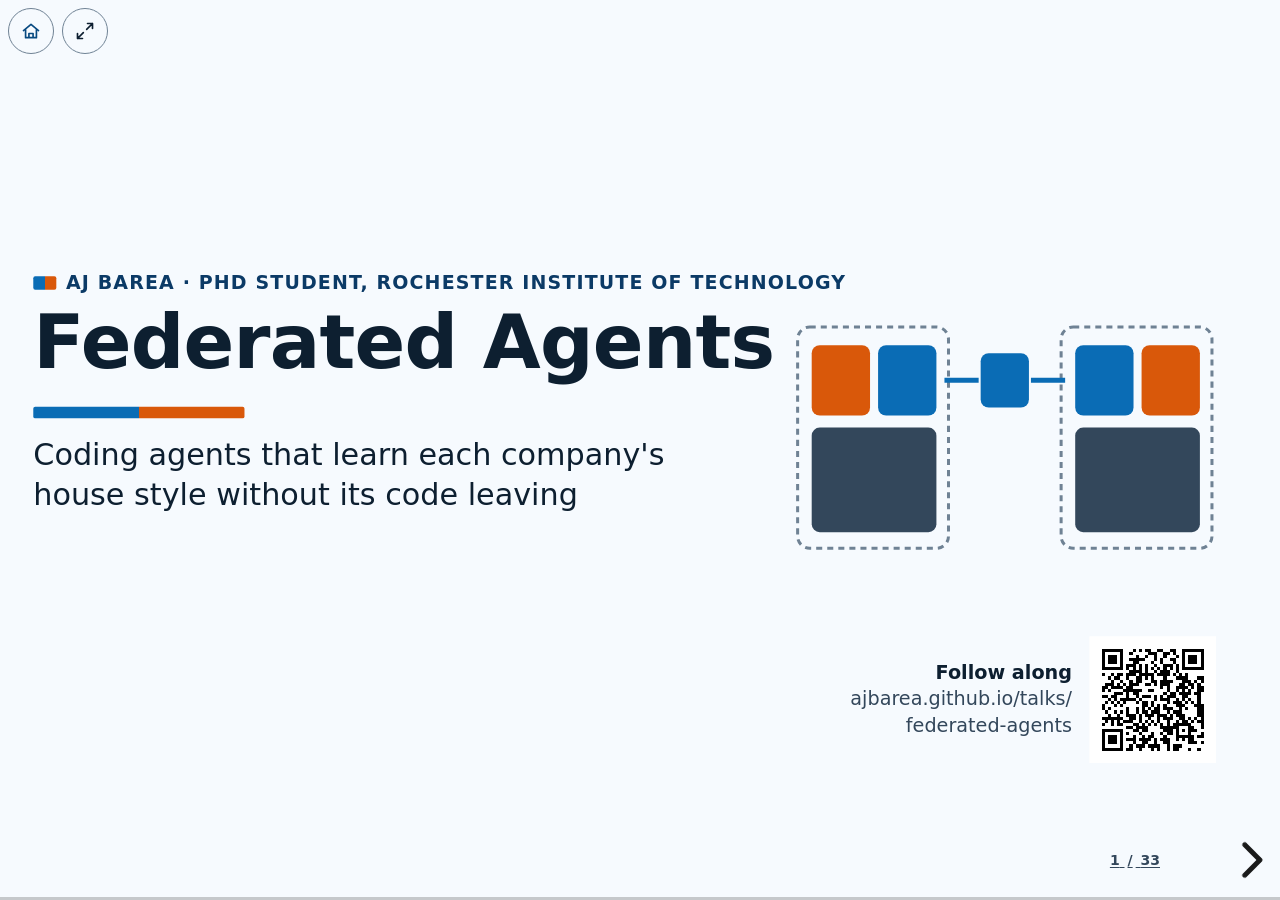
<file: federated-agents/index.html>
<!doctype html>
<html lang="en">
<head>
  <meta charset="utf-8">
  <meta name="viewport" content="width=device-width, initial-scale=1">
  <title>Federated Agents</title>
  <meta name="description" content="Coding agents that learn each company's house style without its code leaving.">
  <meta property="og:title" content="Federated Agents">
  <meta property="og:description" content="Coding agents that learn each company's house style without its code leaving.">
  <link rel="stylesheet" href="../vendor/reveal/reset.css">
  <link rel="stylesheet" href="../vendor/reveal/reveal.css">
  <link rel="stylesheet" href="../shared/deck.css">
  <link rel="stylesheet" href="../shared/motion.css">
  <link rel="stylesheet" href="../shared/tip.css">
  <link rel="stylesheet" href="deck.css">
</head>
<body>
<svg class="split-defs" width="0" height="0" aria-hidden="true" focusable="false"><defs><linearGradient id="mine-split"><stop class="stop-shared" offset="50%"/><stop class="stop-private" offset="50%"/></linearGradient></defs></svg>
<div class="reveal">
<div class="slides">

<section class="title-slide">
  <span class="kicker">AJ Barea · PhD student, Rochester Institute of Technology</span>
  <h1>Federated Agents</h1>
  <p class="subtitle">Coding agents that learn each company's house style without its code leaving</p>
  <svg class="motif" viewBox="0 0 420 300" aria-hidden="true" focusable="false">
    <g class="m-co" data-motion="pop" data-delay="200"><rect x="4" y="40" width="150" height="220" rx="12"/><rect x="266" y="40" width="150" height="220" rx="12"/></g>
    <g data-motion="stagger" data-child="pop" data-delay="350" data-step="110">
      <rect class="m-priv" x="18" y="58" width="58" height="70" rx="8"/><rect class="m-shared" x="84" y="58" width="58" height="70" rx="8"/>
      <rect class="m-shared" x="280" y="58" width="58" height="70" rx="8"/><rect class="m-priv" x="346" y="58" width="58" height="70" rx="8"/>
      <rect class="m-base" x="18" y="140" width="124" height="104" rx="8"/><rect class="m-base" x="280" y="140" width="124" height="104" rx="8"/>
    </g>
    <path class="m-flow" d="M150,93 L184,93 M236,93 L270,93" data-motion="draw" data-delay="1000" data-dur="500"/><rect class="m-server" x="186" y="66" width="48" height="54" rx="8" data-motion="pop" data-delay="1000"/>
    <circle class="m-dot" r="6" data-motion="flow" data-path="M150,93 L270,93" data-delay="1600" data-dur="1000" data-iter="3" data-dir="alternate"/>
    <circle class="m-dot" r="6" data-motion="flow" data-path="M150,93 L270,93" data-delay="2100" data-dur="1000" data-iter="2" data-dir="alternate"/>
  </svg>
  <!-- qr:follow -->
  <div class="qr qr-follow">
    <p class="qr-label"><b>Follow along</b><span>ajbarea.github.io/talks/<wbr>federated-agents</span></p>
    <svg class="qr-code" viewBox="0 0 41 41" role="img" aria-label="QR code for ajbarea.github.io/talks/federated-agents" shape-rendering="crispEdges"><rect width="41" height="41" fill="#fff"/><path fill="#000" d="M4 4h7v1h-7zM14 4h1v1h-1zM16 4h1v1h-1zM18 4h2v1h-2zM22 4h2v1h-2zM26 4h2v1h-2zM30 4h7v1h-7zM4 5h1v1h-1zM10 5h1v1h-1zM13 5h1v1h-1zM19 5h3v1h-3zM24 5h2v1h-2zM27 5h1v1h-1zM30 5h1v1h-1zM36 5h1v1h-1zM4 6h1v1h-1zM6 6h3v1h-3zM10 6h1v1h-1zM15 6h1v1h-1zM18 6h1v1h-1zM21 6h1v1h-1zM24 6h1v1h-1zM28 6h1v1h-1zM30 6h1v1h-1zM32 6h3v1h-3zM36 6h1v1h-1zM4 7h1v1h-1zM6 7h3v1h-3zM10 7h1v1h-1zM13 7h5v1h-5zM21 7h1v1h-1zM23 7h1v1h-1zM26 7h2v1h-2zM30 7h1v1h-1zM32 7h3v1h-3zM36 7h1v1h-1zM4 8h1v1h-1zM6 8h3v1h-3zM10 8h1v1h-1zM14 8h2v1h-2zM20 8h1v1h-1zM23 8h1v1h-1zM27 8h1v1h-1zM30 8h1v1h-1zM32 8h3v1h-3zM36 8h1v1h-1zM4 9h1v1h-1zM10 9h1v1h-1zM12 9h3v1h-3zM16 9h1v1h-1zM18 9h1v1h-1zM21 9h1v1h-1zM24 9h3v1h-3zM28 9h1v1h-1zM30 9h1v1h-1zM36 9h1v1h-1zM4 10h7v1h-7zM12 10h1v1h-1zM14 10h1v1h-1zM16 10h1v1h-1zM18 10h1v1h-1zM20 10h1v1h-1zM22 10h1v1h-1zM24 10h1v1h-1zM26 10h1v1h-1zM28 10h1v1h-1zM30 10h7v1h-7zM13 11h4v1h-4zM18 11h1v1h-1zM21 11h1v1h-1zM23 11h3v1h-3zM28 11h1v1h-1zM4 12h1v1h-1zM7 12h1v1h-1zM9 12h2v1h-2zM12 12h3v1h-3zM16 12h5v1h-5zM22 12h4v1h-4zM27 12h1v1h-1zM29 12h1v1h-1zM31 12h1v1h-1zM6 13h1v1h-1zM8 13h2v1h-2zM12 13h1v1h-1zM15 13h2v1h-2zM18 13h1v1h-1zM20 13h1v1h-1zM24 13h1v1h-1zM28 13h4v1h-4zM35 13h2v1h-2zM7 14h1v1h-1zM10 14h1v1h-1zM13 14h1v1h-1zM15 14h2v1h-2zM20 14h2v1h-2zM23 14h4v1h-4zM30 14h3v1h-3zM34 14h1v1h-1zM36 14h1v1h-1zM5 15h3v1h-3zM9 15h1v1h-1zM11 15h1v1h-1zM13 15h3v1h-3zM18 15h2v1h-2zM21 15h1v1h-1zM23 15h3v1h-3zM29 15h2v1h-2zM32 15h2v1h-2zM35 15h1v1h-1zM4 16h2v1h-2zM7 16h4v1h-4zM12 16h2v1h-2zM23 16h1v1h-1zM25 16h1v1h-1zM28 16h4v1h-4zM33 16h1v1h-1zM35 16h2v1h-2zM4 17h1v1h-1zM6 17h1v1h-1zM11 17h6v1h-6zM19 17h2v1h-2zM25 17h1v1h-1zM28 17h1v1h-1zM30 17h1v1h-1zM32 17h1v1h-1zM35 17h2v1h-2zM8 18h3v1h-3zM12 18h1v1h-1zM14 18h2v1h-2zM24 18h1v1h-1zM26 18h2v1h-2zM29 18h4v1h-4zM34 18h2v1h-2zM4 19h2v1h-2zM7 19h2v1h-2zM12 19h1v1h-1zM15 19h1v1h-1zM17 19h3v1h-3zM21 19h1v1h-1zM23 19h1v1h-1zM25 19h3v1h-3zM30 19h2v1h-2zM35 19h1v1h-1zM6 20h1v1h-1zM8 20h1v1h-1zM10 20h5v1h-5zM16 20h1v1h-1zM21 20h1v1h-1zM23 20h3v1h-3zM28 20h1v1h-1zM30 20h1v1h-1zM32 20h1v1h-1zM35 20h1v1h-1zM5 21h1v1h-1zM7 21h1v1h-1zM9 21h1v1h-1zM11 21h1v1h-1zM15 21h1v1h-1zM17 21h2v1h-2zM20 21h1v1h-1zM25 21h1v1h-1zM27 21h3v1h-3zM31 21h1v1h-1zM33 21h1v1h-1zM35 21h1v1h-1zM4 22h1v1h-1zM8 22h1v1h-1zM10 22h1v1h-1zM17 22h2v1h-2zM20 22h1v1h-1zM22 22h1v1h-1zM24 22h1v1h-1zM28 22h3v1h-3zM34 22h3v1h-3zM4 23h1v1h-1zM6 23h1v1h-1zM12 23h1v1h-1zM15 23h1v1h-1zM17 23h1v1h-1zM19 23h1v1h-1zM21 23h2v1h-2zM24 23h3v1h-3zM29 23h1v1h-1zM31 23h1v1h-1zM35 23h2v1h-2zM5 24h1v1h-1zM8 24h1v1h-1zM10 24h1v1h-1zM12 24h1v1h-1zM15 24h1v1h-1zM17 24h2v1h-2zM20 24h3v1h-3zM25 24h1v1h-1zM27 24h3v1h-3zM35 24h2v1h-2zM6 25h1v1h-1zM9 25h1v1h-1zM12 25h3v1h-3zM16 25h1v1h-1zM18 25h3v1h-3zM22 25h3v1h-3zM26 25h1v1h-1zM28 25h3v1h-3zM35 25h2v1h-2zM4 26h7v1h-7zM13 26h2v1h-2zM16 26h1v1h-1zM19 26h1v1h-1zM22 26h1v1h-1zM24 26h3v1h-3zM29 26h2v1h-2zM32 26h1v1h-1zM34 26h1v1h-1zM36 26h1v1h-1zM5 27h1v1h-1zM7 27h1v1h-1zM9 27h1v1h-1zM11 27h3v1h-3zM16 27h1v1h-1zM18 27h1v1h-1zM20 27h1v1h-1zM22 27h1v1h-1zM25 27h1v1h-1zM28 27h1v1h-1zM30 27h2v1h-2zM33 27h1v1h-1zM35 27h2v1h-2zM4 28h1v1h-1zM7 28h1v1h-1zM9 28h2v1h-2zM14 28h2v1h-2zM17 28h1v1h-1zM19 28h1v1h-1zM21 28h1v1h-1zM23 28h1v1h-1zM25 28h1v1h-1zM27 28h6v1h-6zM36 28h1v1h-1zM12 29h2v1h-2zM15 29h4v1h-4zM23 29h6v1h-6zM32 29h2v1h-2zM36 29h1v1h-1zM4 30h7v1h-7zM14 30h2v1h-2zM17 30h2v1h-2zM24 30h3v1h-3zM28 30h1v1h-1zM30 30h1v1h-1zM32 30h3v1h-3zM4 31h1v1h-1zM10 31h1v1h-1zM12 31h1v1h-1zM16 31h1v1h-1zM20 31h1v1h-1zM23 31h1v1h-1zM25 31h2v1h-2zM28 31h1v1h-1zM32 31h1v1h-1zM36 31h1v1h-1zM4 32h1v1h-1zM6 32h3v1h-3zM10 32h1v1h-1zM14 32h1v1h-1zM17 32h1v1h-1zM19 32h2v1h-2zM24 32h1v1h-1zM28 32h6v1h-6zM35 32h2v1h-2zM4 33h1v1h-1zM6 33h3v1h-3zM10 33h1v1h-1zM12 33h3v1h-3zM16 33h4v1h-4zM21 33h1v1h-1zM23 33h3v1h-3zM28 33h1v1h-1zM30 33h1v1h-1zM32 33h2v1h-2zM4 34h1v1h-1zM6 34h3v1h-3zM10 34h1v1h-1zM14 34h1v1h-1zM17 34h2v1h-2zM21 34h1v1h-1zM24 34h2v1h-2zM32 34h3v1h-3zM36 34h1v1h-1zM4 35h1v1h-1zM10 35h1v1h-1zM13 35h1v1h-1zM15 35h3v1h-3zM19 35h4v1h-4zM25 35h1v1h-1zM27 35h3v1h-3zM4 36h7v1h-7zM12 36h2v1h-2zM16 36h1v1h-1zM20 36h1v1h-1zM22 36h1v1h-1zM25 36h1v1h-1zM27 36h2v1h-2zM32 36h1v1h-1zM35 36h1v1h-1z"/></svg>
  </div>
  <!-- /qr -->
  <aside class="notes"><ul><li>Hi, I'm AJ Barea, a PhD student at RIT</li><li>Federated Agents: coding agents learn each company's house style</li><li>The company's code never leaves the building</li></ul></aside>
</section>

<section data-contribution data-chapter="1 · The point">
  <span class="kicker">1 · The point</span>
  <h2>I built two checked datasets of real code-review lessons</h2>
  <div class="contrib">
    <figure class="lesson-fig">
      <svg viewBox="0 0 700 360" role="img" aria-labelledby="lesson-t lesson-d">
        <title id="lesson-t">One lesson</title>
        <desc id="lesson-d">A lesson is a reviewer's comment, the code it was about, and the code the developer wrote next.</desc>
        <defs><marker id="head-lesson" viewBox="0 0 10 10" refX="8" refY="5" markerWidth="5" markerHeight="5" orient="auto"><path class="head" d="M0,0 L10,5 L0,10 z"/></marker></defs>
        <g data-motion="pop" data-delay="100">
          <path class="bubble" d="M14,6 H404 a10,10 0 0 1 10,10 V78 a10,10 0 0 1 -10,10 H112 L84,114 L88,88 H14 a10,10 0 0 1 -10,-10 V16 a10,10 0 0 1 10,-10 z"/>
          <text x="28" y="56" class="b">A reviewer's comment</text>
        </g>
        <g data-motion="pop" data-delay="350">
          <rect class="before" x="4" y="124" width="290" height="150" rx="3"/>
          <path class="code-line" d="M26,156 H230 M26,186 H200 M26,246 H214"/>
          <path class="code-line bad" d="M26,216 H262"/>
          <text x="149" y="312" class="s" text-anchor="middle">the code</text><text x="149" y="344" class="s" text-anchor="middle">it was about</text>
        </g>
        <path class="link" d="M308,199 L382,199" marker-end="url(#head-lesson)" data-motion="draw" data-delay="650" data-dur="400"/>
        <g data-motion="pop" data-delay="900">
          <rect class="after" x="398" y="124" width="290" height="150" rx="3"/>
          <path class="code-line" d="M420,156 H624 M420,186 H594 M420,246 H608"/>
          <path class="code-line good" d="M420,216 H560"/>
          <text x="543" y="312" class="s" text-anchor="middle">the code the</text><text x="543" y="344" class="s" text-anchor="middle">developer wrote next</text>
        </g>
      </svg>
    </figure>
    <div class="contrib-side">
      <p class="count"><span class="big" data-motion="count" data-dur="1200" data-value="readings.corpus_examples_openstack"></span>lessons from OpenStack</p>
      <p class="count"><span class="big" data-motion="count" data-dur="1200" data-value="readings.corpus_examples_wikimedia"></span>lessons from Wikimedia</p>
      <p class="also">The same tool builds Qt's data, and GitHub's for a replication: Apache and .NET qualify.</p>
    </div>
  </div>
  <p class="lead"><b>Why you should care:</b> your reviewers repeat rules AI assistants rarely see. Lessons like these could teach them.</p>
  <aside class="notes"><ul><li>A tool turns public code review into lessons: comment, code, the developer's next code</li><li><span data-value="readings.corpus_examples_openstack"></span> OpenStack, <span data-value="readings.corpus_examples_wikimedia"></span> Wikimedia; GitHub replication built</li><li>Why care: your reviewers' rules, which assistants rarely see</li></ul></aside>
</section>

<section data-chapter="2 · The problem">
  <span class="kicker">2 · The problem</span>
  <h2>AI coding assistants miss a company's unwritten house style</h2>
  <blockquote class="rule">
    <b>A house rule, as a reviewer states it</b>
    "Please use our <code>db.query()</code> helper. We never open raw connections."
  </blockquote>
  <div class="versus">
    <figure class="code wrong fragment" data-fragment-index="1">
      <figcaption><svg class="sign" viewBox="0 0 24 24" aria-hidden="true" focusable="false"><circle cx="12" cy="12" r="11"/><path d="M7.5,7.5 L16.5,16.5 M16.5,7.5 L7.5,16.5"/></svg>Code an AI assistant writes</figcaption>
      <pre><code>rows = psycopg2.connect(DSN)
    .cursor().execute(q)</code></pre>
    </figure>
    <div class="then fragment" data-motion="rise" data-fragment-index="2" aria-hidden="true">→</div>
    <figure class="code right fragment" data-motion="land" data-fragment-index="3">
      <figcaption><svg class="sign" viewBox="0 0 24 24" aria-hidden="true" focusable="false"><circle cx="12" cy="12" r="11"/><path d="M6.5,12.5 L10.5,16.5 L17.5,8"/></svg>What this company's reviewers require</figcaption>
      <pre><code>rows = db.query(q)</code></pre>
    </figure>
  </div>
  <p class="lead">Rules files hold the rules a company writes down. The unwritten ones are learned in code review, which AI assistants rarely see.</p>
  <aside class="notes"><ul><li>The assistant opens a raw connection; reviewers send it back: use our helper</li><li>Some rules sit in a rules file the assistant reads</li><li>Most are learned in code review, which assistants rarely see</li></ul></aside>
</section>

<section data-chapter="2 · The problem">
  <span class="kicker">2 · The problem</span>
  <h2>The data that would teach them is data no company wants to share</h2>
  <div class="figure">
    <svg data-only="desktop" viewBox="0 0 1180 350" role="img" aria-labelledby="pool-t pool-d">
      <title id="pool-t">Pooling every company's review lessons</title>
      <desc id="pool-d">Three companies send their review lessons to one pool that trains one assistant. Every assistant learns more, and every company is exposed.</desc>
      <defs>
        <marker id="head-grey" viewBox="0 0 10 10" refX="8" refY="5" markerWidth="6" markerHeight="6" orient="auto"><path class="head" d="M0,0 L10,5 L0,10 z"/></marker>
      </defs>
      <g class="co">
        <rect x="20" y="10" width="240" height="96" rx="3"/><text x="140" y="50" class="b" text-anchor="middle">Company A</text><text x="140" y="82" text-anchor="middle">its review lessons</text>
        <rect x="20" y="127" width="240" height="96" rx="3"/><text x="140" y="167" class="b" text-anchor="middle">Company B</text><text x="140" y="199" text-anchor="middle">its review lessons</text>
        <rect x="20" y="244" width="240" height="96" rx="3"/><text x="140" y="284" class="b" text-anchor="middle">Company C</text><text x="140" y="316" text-anchor="middle">its review lessons</text>
      </g>
      <path class="link" d="M272,175 L352,175" marker-end="url(#head-grey)"/>
      <rect class="pool" x="364" y="100" width="300" height="150" rx="3"/>
      <g class="lessons" aria-hidden="true">
        <circle r="8" data-motion="flow" data-path="M262,58 L364,140" data-delay="300" data-dur="900" data-iter="2"/>
        <circle r="8" data-motion="flow" data-path="M262,175 L364,175" data-delay="450" data-dur="900" data-iter="2"/>
        <circle r="8" data-motion="flow" data-path="M262,292 L364,210" data-delay="600" data-dur="900" data-iter="2"/>
      </g>
      <text x="514" y="160" class="b" text-anchor="middle">Pool everything</text>
      <text x="514" y="194" text-anchor="middle">train one assistant</text>
      <text x="514" y="222" text-anchor="middle">on all of it</text>
      <path class="link" d="M676,175 L756,175" marker-end="url(#head-grey)"/>
      <g class="fragment" data-motion="pop">
        <rect class="good" x="770" y="22" width="400" height="140" rx="3"/>
        <text x="794" y="68" class="b good-ink">✓ Every assistant learns more</text>
        <text x="794" y="104">Much good practice carries over</text>
        <text x="794" y="134">between companies.</text>
      </g>
      <g class="fragment" data-motion="land">
        <rect class="bad" x="770" y="188" width="400" height="140" rx="3"/>
        <text x="794" y="234" class="b bad-ink">✕ Every company is exposed</text>
        <text x="794" y="270">Its code and how its team works</text>
        <text x="794" y="300">leave the building.</text>
      </g>
    </svg>
    <svg data-only="phone" viewBox="0 0 464 612" role="img" aria-labelledby="pool-pt pool-pd">
      <title id="pool-pt">Pooling every company's review lessons</title>
      <desc id="pool-pd">Three companies send their review lessons to one pool that trains one assistant. Every assistant learns more, and every company is exposed.</desc>
      <defs>
        <marker id="head-grey-p" viewBox="0 0 10 10" refX="8" refY="5" markerWidth="6" markerHeight="6" orient="auto"><path class="head" d="M0,0 L10,5 L0,10 z"/></marker>
      </defs>
      <g class="co">
        <rect x="4" y="2" width="456" height="46" rx="3"/><text x="18" y="33" class="b">Company A</text><text x="446" y="33" text-anchor="end" class="s">its review lessons</text>
        <rect x="4" y="56" width="456" height="46" rx="3"/><text x="18" y="87" class="b">Company B</text><text x="446" y="87" text-anchor="end" class="s">its review lessons</text>
        <rect x="4" y="110" width="456" height="46" rx="3"/><text x="18" y="141" class="b">Company C</text><text x="446" y="141" text-anchor="end" class="s">its review lessons</text>
      </g>
      <path class="link" d="M232,164 L232,200" marker-end="url(#head-grey-p)"/>
      <rect class="pool" x="4" y="210" width="456" height="92" rx="3"/>
      <text x="232" y="248" class="b" text-anchor="middle">Pool everything</text>
      <text x="232" y="282" text-anchor="middle" class="s">train one assistant on all of it</text>
      <path class="link" d="M232,310 L232,346" marker-end="url(#head-grey-p)"/>
      <rect class="good" x="4" y="356" width="456" height="116" rx="3"/>
      <text x="20" y="392" class="b good-ink">✓ Every assistant learns more</text>
      <text x="20" y="424" class="s">Much good practice carries over</text>
      <text x="20" y="452" class="s">between companies.</text>
      <rect class="bad" x="4" y="484" width="456" height="116" rx="3"/>
      <text x="20" y="520" class="b bad-ink">✕ Every company is exposed</text>
      <text x="20" y="552" class="s">Its code and how its team works</text>
      <text x="20" y="580" class="s">leave the building.</text>
    </svg>
  </div>
  <p class="lead">Today the choice is all or nothing: share everything, or share nothing.</p>
  <aside class="notes"><ul><li>Every accepted, fixed or rejected suggestion is a training example</li><li>Pooled: every assistant learns more; good practice carries over</li><li>But each company's code leaves the building: all or nothing</li></ul></aside>
</section>

<section data-chapter="3 · The idea">
  <span class="kicker">3 · The idea</span>
  <h2>Four research fields meet in this work</h2>
  <div class="cards panels areas" style="--n:4">
    <div class="card">
      <b>Learning together, apart</b>
      <svg class="mini" viewBox="0 0 240 130" role="img" aria-label="Three owners each keep their data and send only model changes to one server">
        <rect class="own" x="6" y="8" width="62" height="34" rx="3"/><rect class="own" x="6" y="48" width="62" height="34" rx="3"/><rect class="own" x="6" y="88" width="62" height="34" rx="3"/>
        <path class="arrow" d="M72,25 L154,58 M72,65 L154,65 M72,105 L154,72"/>
        <circle class="upd" r="6" aria-hidden="true" data-motion="flow" data-path="M72,25 L152,58" data-delay="400" data-dur="900" data-iter="2"/>
        <circle class="upd" r="6" aria-hidden="true" data-motion="flow" data-path="M72,105 L152,72" data-delay="650" data-dur="900" data-iter="2"/>
        <rect class="hub" x="156" y="40" width="82" height="50" rx="3"/><text x="197" y="71" text-anchor="middle">server</text>
      </svg>
      <p>Many owners train one model; each owner's data stays home.</p>
    </div>
    <div class="card">
      <b>Small add-ons</b>
      <svg class="mini" viewBox="0 0 240 130" role="img" aria-label="A small add-on sits on top of a large frozen model">
        <rect class="add" x="78" y="10" width="84" height="34" rx="3" data-motion="pop" data-delay="300"/><text x="120" y="33" text-anchor="middle">add-on</text>
        <rect class="frozen" x="20" y="52" width="200" height="70" rx="3"/><text x="120" y="83" text-anchor="middle">large model</text><text x="120" y="107" text-anchor="middle">left unchanged</text>
      </svg>
      <p>A small add-on teaches a large model a new skill.</p>
    </div>
    <div class="card">
      <b>Learning from code review</b>
      <svg class="mini" viewBox="0 0 240 130" role="img" aria-label="A reviewer's comment on code, followed by the corrected code">
        <rect class="note" x="6" y="8" width="170" height="40" rx="3"/><text x="91" y="34" text-anchor="middle">"use db.query"</text>
        <rect class="code" x="6" y="58" width="96" height="64" rx="3"/><path class="line" d="M18,74 L88,74 M18,90 L74,90 M18,106 L84,106"/>
        <path class="arrow" d="M106,90 L124,90"/><path class="head" d="M122,83 L134,90 L122,97 z"/>
        <rect class="fixed" x="138" y="58" width="96" height="64" rx="3" data-motion="pop" data-delay="400"/><path class="line" d="M150,74 L220,74 M150,90 L196,90 M150,106 L212,106"/>
      </svg>
      <p>Public code review shows the rules teams really enforce.</p>
    </div>
    <div class="card">
      <b>Testing what a model gives away</b>
      <svg class="mini" viewBox="0 0 240 130" role="img" aria-label="An attacker holding a trained model asks which owner its data came from">
        <rect class="add" x="6" y="36" width="88" height="58" rx="3"/><text x="50" y="70" text-anchor="middle">model</text>
        <path class="ask" d="M100,65 L128,65"/><path class="ask-head" d="M126,57 L138,65 L126,73 z"/>
        <rect class="private" x="142" y="26" width="94" height="78" rx="3"/><text x="189" y="58" text-anchor="middle">"whose</text><text x="189" y="82" text-anchor="middle">data?"</text>
      </svg>
      <p>Attacks test what a model reveals about its training data.</p>
    </div>
  </div>
  <p class="footnote">Field terms, in order: federated learning; LoRA adapters; mining software repositories; inference attacks.</p>
  <aside class="notes"><ul><li>Learning together, apart: data stays home, only model changes travel</li><li>Small add-ons beside a large model; code review shows the real rules</li><li>Attacks test what a model gives away. My idea puts all four together</li></ul></aside>
</section>

<section data-chapter="3 · The idea">
  <span class="kicker">3 · The idea</span>
  <h2>My idea: a shared add-on, a private add-on, and the company decides</h2>
  <div class="figure">
    <svg data-only="desktop" viewBox="0 0 1180 372" role="img" aria-labelledby="idea-t idea-d">
      <title id="idea-t">Two companies, each with a shared and a private add-on on the same frozen model</title>
      <desc id="idea-d">Each company runs the same frozen base model with a shared add-on and a private add-on. A server averages only the shared add-ons, so only their updates travel and code never does. Each company keeps a list of which repositories may feed the shared add-on.</desc>
      <defs>
        <marker id="head-shared" viewBox="0 0 10 10" refX="8" refY="5" markerWidth="6" markerHeight="6" orient="auto-start-reverse"><path class="head-shared" d="M0,0 L10,5 L0,10 z"/></marker>
      </defs>
      <g>
        <rect class="company" x="8" y="8" width="444" height="356" rx="3"/>
        <text x="230" y="44" class="b" text-anchor="middle">Company A</text>
        <rect class="base" x="28" y="182" width="404" height="88" rx="3"/>
        <text x="230" y="218" class="b" text-anchor="middle">Base model</text>
        <text x="230" y="250" text-anchor="middle" class="s">the same frozen open-weight copy</text>
        <rect class="company" x="728" y="8" width="444" height="356" rx="3"/>
        <text x="950" y="44" class="b" text-anchor="middle">Company B</text>
        <rect class="base" x="748" y="182" width="404" height="88" rx="3"/>
        <text x="950" y="218" class="b" text-anchor="middle">Base model</text>
        <text x="950" y="250" text-anchor="middle" class="s">the same frozen open-weight copy</text>
      </g>
      <g class="fragment">
        <g data-motion="pop" data-i="0"><rect class="private" x="28" y="64" width="196" height="110" rx="3"/>
        <text x="126" y="110" class="b" text-anchor="middle">Private</text>
        <text x="126" y="142" text-anchor="middle" class="s">never leaves</text></g>
        <g data-motion="pop" data-i="1"><rect class="shared" x="236" y="64" width="196" height="110" rx="3"/>
        <text x="334" y="110" class="b" text-anchor="middle">Shared</text>
        <text x="334" y="142" text-anchor="middle" class="s">same everywhere</text></g>
        <g data-motion="pop" data-i="1"><rect class="shared" x="748" y="64" width="196" height="110" rx="3"/>
        <text x="846" y="110" class="b" text-anchor="middle">Shared</text>
        <text x="846" y="142" text-anchor="middle" class="s">same everywhere</text></g>
        <g data-motion="pop" data-i="0"><rect class="private" x="956" y="64" width="196" height="110" rx="3"/>
        <text x="1054" y="110" class="b" text-anchor="middle">Private</text>
        <text x="1054" y="142" text-anchor="middle" class="s">never leaves</text></g>
      </g>
      <g class="fragment">
        <path class="flow" d="M442,119 L498,119" marker-start="url(#head-shared)" marker-end="url(#head-shared)"/>
        <path class="flow" d="M682,119 L738,119" marker-start="url(#head-shared)" marker-end="url(#head-shared)"/>
        <rect class="server" x="506" y="64" width="168" height="110" rx="3"/>
        <text x="590" y="104" class="b" text-anchor="middle">Server</text>
        <text x="590" y="134" text-anchor="middle" class="s">averages the</text>
        <text x="590" y="158" text-anchor="middle" class="s">shared add-ons</text>
        <text x="590" y="214" text-anchor="middle" class="s">only these</text>
        <text x="590" y="240" text-anchor="middle" class="s">updates travel,</text>
        <text x="590" y="266" text-anchor="middle" class="s">never code</text>
        <g class="updates" aria-hidden="true">
          <circle r="7" data-motion="flow" data-path="M440,112 L508,112" data-delay="500" data-dur="800" data-iter="4" data-dir="alternate"/>
          <circle r="7" data-motion="flow" data-path="M440,126 L508,126" data-delay="900" data-dur="800" data-iter="4" data-dir="alternate"/>
          <circle r="7" data-motion="flow" data-path="M740,112 L672,112" data-delay="700" data-dur="800" data-iter="4" data-dir="alternate"/>
          <circle r="7" data-motion="flow" data-path="M740,126 L672,126" data-delay="1100" data-dur="800" data-iter="4" data-dir="alternate"/>
        </g>
      </g>
      <g class="fragment" data-motion="rise">
        <rect class="list" x="28" y="282" width="404" height="66" rx="3"/>
        <text x="46" y="310" class="s b">Company's list: may feed Shared?</text>
        <text x="46" y="337" class="s"><tspan class="yes" data-motion="fade" data-delay="520" data-step="360" data-i="0">✓ web-app</tspan>   <tspan class="yes" data-motion="fade" data-delay="520" data-step="360" data-i="1">✓ docs</tspan>   <tspan class="no" data-motion="fade" data-delay="520" data-step="360" data-i="2">✕ billing</tspan></text>
        <rect class="list" x="748" y="282" width="404" height="66" rx="3"/>
        <text x="766" y="310" class="s b">Company's list: may feed Shared?</text>
        <text x="766" y="337" class="s"><tspan class="yes" data-motion="fade" data-delay="520" data-step="360" data-i="0">✓ sdk</tspan>   <tspan class="no" data-motion="fade" data-delay="520" data-step="360" data-i="1">✕ payments</tspan>   <tspan class="no" data-motion="fade" data-delay="520" data-step="360" data-i="2">✕ hr-tools</tspan></text>
      </g>
    </svg>
    <svg data-only="phone" class="narrow" viewBox="0 0 464 800" role="img" aria-labelledby="idea-pt idea-pd">
      <title id="idea-pt">Two companies, each with a shared and a private add-on on the same frozen model</title>
      <desc id="idea-pd">Each company runs the same frozen base model with a shared add-on and a private add-on. A server averages only the shared add-ons, so only their updates travel and code never does. Each company keeps a list of which repositories may feed the shared add-on.</desc>
      <defs>
        <marker id="head-shared-p" viewBox="0 0 10 10" refX="8" refY="5" markerWidth="6" markerHeight="6" orient="auto-start-reverse"><path class="head-shared" d="M0,0 L10,5 L0,10 z"/></marker>
      </defs>
      <rect class="company" x="4" y="2" width="456" height="292" rx="3"/>
      <text x="232" y="36" class="b" text-anchor="middle">Company A</text>
      <rect class="private" x="16" y="48" width="214" height="82" rx="3"/><text x="123" y="82" class="b" text-anchor="middle">Private</text><text x="123" y="112" text-anchor="middle" class="s">never leaves</text>
      <rect class="shared" x="234" y="48" width="214" height="82" rx="3"/><text x="341" y="82" class="b" text-anchor="middle">Shared</text><text x="341" y="112" text-anchor="middle" class="s">same everywhere</text>
      <rect class="base" x="16" y="138" width="432" height="72" rx="3"/><text x="232" y="168" class="b" text-anchor="middle">Base model</text><text x="232" y="196" text-anchor="middle" class="s">the same frozen open-weight copy</text>
      <rect class="list" x="16" y="218" width="432" height="68" rx="3"/><text x="28" y="247" class="s b">Company's list: may feed Shared?</text><text x="28" y="275" class="s"><tspan class="yes">✓ web-app   ✓ docs</tspan>   <tspan class="no">✕ billing</tspan></text>
      <path class="flow" d="M232,300 L232,332 " marker-start="url(#head-shared-p)" marker-end="url(#head-shared-p)"/>
      <rect class="server" x="4" y="340" width="456" height="112" rx="3"/>
      <text x="232" y="374" class="b" text-anchor="middle">Server averages the shared add-ons</text>
      <text x="232" y="408" text-anchor="middle" class="s">only these updates travel,</text>
      <text x="232" y="436" text-anchor="middle" class="s">never code</text>
      <path class="flow" d="M232,460 L232,492" marker-start="url(#head-shared-p)" marker-end="url(#head-shared-p)"/>
      <rect class="company" x="4" y="504" width="456" height="292" rx="3"/>
      <text x="232" y="538" class="b" text-anchor="middle">Company B</text>
      <rect class="shared" x="16" y="550" width="214" height="82" rx="3"/><text x="123" y="584" class="b" text-anchor="middle">Shared</text><text x="123" y="614" text-anchor="middle" class="s">same everywhere</text>
      <rect class="private" x="234" y="550" width="214" height="82" rx="3"/><text x="341" y="584" class="b" text-anchor="middle">Private</text><text x="341" y="614" text-anchor="middle" class="s">never leaves</text>
      <rect class="base" x="16" y="640" width="432" height="72" rx="3"/><text x="232" y="670" class="b" text-anchor="middle">Base model</text><text x="232" y="698" text-anchor="middle" class="s">the same frozen open-weight copy</text>
      <rect class="list" x="16" y="720" width="432" height="68" rx="3"/><text x="28" y="749" class="s b">Company's list: may feed Shared?</text><text x="28" y="777" class="s"><tspan class="yes">✓ sdk</tspan>   <tspan class="no">✕ payments   ✕ hr-tools</tspan></text>
    </svg>
  </div>
  <p class="lead">The company marks which of its repositories may feed the shared add-on, and only those do.</p>
  <p class="footnote">Field terms: the add-ons are LoRA adapters; training them together this way is federated learning.</p>
  <aside class="notes"><ul><li>Same frozen open-weight model, two small add-ons per company</li><li>Blue shared: only its changes go to a server that averages them. Orange private: never leaves</li><li>The company lists which repositories may feed the shared one; anyone can audit it</li></ul></aside>
</section>

<section data-chapter="3 · The idea">
  <span class="kicker">3 · The idea</span>
  <h2>Other designs let the method pick what's shared; none I found tests its source</h2>
  <div class="relmap wide" data-source="related" data-differs="off"></div>
  <p class="footnote">Each grey dot is a published design<span class="web-only"> (hover or tap for a summary)</span>. Each was tested on public datasets, not real organizations' data.</p>
  <aside class="notes"><ul><li>Grey dots: published designs. Across: who decides what is shared</li><li>Up: whether anyone tested the shared part; none I found asked whose it is</li><li>Mine, in blue and orange: the company decides before training, and I will test where the shared part came from</li></ul></aside>
</section>

<section data-chapter="4 · What first runs show">
  <span class="kicker">4 · What first runs show</span>
  <h2>Tuning helps; the sealed test asks if the gain is the team's</h2>
  <div class="cards panels findings" style="--n:3">
    <div class="card">
      <b>Tuning helps</b>
      <p class="gain"><svg class="trend up" viewBox="0 0 40 40" aria-hidden="true" focusable="false"><path d="M20,36 V8 M8,19 L20,6 L32,19"/></svg>+<span data-value="readings.tuned_exact_gain"></span><span class="per">in 100</span></p>
      <p>Tuned on its community's reviews, an assistant gets about <span data-value="readings.tuned_exact_gain"></span> more fixes in 100 exactly right than the untuned model.</p>
    </div>
    <div class="card">
      <b>The team-specific part</b>
      <p>A half's own assistant against its sibling half's is one registered test, read only on the sealed months.</p>
    </div>
    <div class="card">
      <b>Next: does it leak?</b>
      <svg class="mini" viewBox="0 0 240 130" role="img" aria-label="An attacker holding the shared add-on asks whether it came from Company A">
        <rect class="shared" x="6" y="36" width="88" height="58" rx="3"/><text x="50" y="60" text-anchor="middle">shared</text><text x="50" y="82" text-anchor="middle">add-on</text>
        <path class="ask" d="M100,65 L128,65"/><circle r="6" class="ask-dot" aria-hidden="true" data-motion="flow" data-path="M104,65 L136,65" data-delay="900" data-dur="1100" data-iter="3"/><path class="ask-head" d="M126,57 L138,65 L126,73 z"/>
        <rect class="private" x="142" y="26" width="94" height="78" rx="3"/><text x="189" y="54" text-anchor="middle">"came</text><text x="189" y="74" text-anchor="middle">from</text><text x="189" y="94" text-anchor="middle">Co. A?"</text>
      </svg>
      <p>Two attacks on published privacy designs are built.</p>
    </div>
  </div>
  <p class="footnote">Development data, by exact match: a check that tuning works, not a test result.</p>
  <aside class="notes"><ul><li>Development data, not the sealed test</li><li>Tuned: about <span data-value="readings.tuned_exact_gain"></span> more fixes in 100 exactly right than untuned</li><li>Own against sibling waits for the sealed months. Two leak attacks built</li></ul></aside>
</section>

<section data-chapter="5 · What's built">
  <span class="kicker">5 · What's built</span>
  <h2>Every step up to the sealed test is built</h2>
  <ol class="stages" data-motion="stagger" data-child="rise" data-step="200" data-delay="150">
    <li class="built"><span class="state">Built</span><b>The dataset</b><p>Public code review in, checked lessons out. Accounts pseudonymized; test months sealed.</p></li>
    <li class="built"><span class="state">Built</span><b>The study</b><p>Split each community in two, train an add-on per half, and score each on the real fix.</p></li>
    <li class="next"><span class="state">Planned</span><b>Next</b><p>Open the sealed test, build shared and private add-ons, and try to break them.</p></li>
  </ol>
  <aside class="notes"><ul><li>Dataset: collect, pseudonymize accounts, pair comment with next code, clean, seal the test months</li><li>Study: two halves per community, an add-on each, scored on the developer's real fix</li><li>Next: sealed test, shared and private add-ons, the attacks</li></ul></aside>
</section>

<section data-chapter="5 · What's built">
  <span class="kicker">5 · What's built</span>
  <h2>Most of what code review holds never becomes a lesson</h2>
  <div class="flow" data-source="readings.funnel.openstack"></div>
  <p class="footnote">OpenStack shown; Wikimedia keeps <span data-value="readings.funnel.wikimedia.kept"></span> lessons from <span data-value="readings.funnel.wikimedia.changes"></span> changes. Bars compare within a stage only.</p>
  <aside class="notes"><ul><li>Most review comments go; the biggest group is about the commit message or the change as a whole</li><li>Some pairs drop out, like a reviewer writing the fix: it gives away the answer</li><li>Copies go; <span data-value="readings.funnel.openstack.kept"></span> lessons kept. Wikimedia follows the same rules</li></ul></aside>
</section>

<section data-chapter="5 · What's built">
  <span class="kicker">5 · What's built</span>
  <h2>The test is built so it can't fool me</h2>
  <div class="cards panels" style="--n:3">
    <div class="card">
      <b>Many splits, not one lucky one</b>
      <svg class="mini" viewBox="0 0 240 130" role="img" aria-label="Eight dots scattered above and below one line marking their average">
        <line class="avg" x1="8" y1="66" x2="164" y2="66" data-motion="draw" data-delay="1000" data-dur="700"/>
        <circle cx="16" cy="24" r="7" class="dot-split" data-motion="pop" data-delay="150" data-step="110" data-i="0"/><circle cx="36" cy="98" r="7" class="dot-split" data-motion="pop" data-delay="150" data-step="110" data-i="1"/><circle cx="56" cy="44" r="7" class="dot-split" data-motion="pop" data-delay="150" data-step="110" data-i="2"/><circle cx="76" cy="112" r="7" class="dot-split" data-motion="pop" data-delay="150" data-step="110" data-i="3"/><circle cx="96" cy="34" r="7" class="dot-split" data-motion="pop" data-delay="150" data-step="110" data-i="4"/><circle cx="116" cy="86" r="7" class="dot-split" data-motion="pop" data-delay="150" data-step="110" data-i="5"/><circle cx="136" cy="52" r="7" class="dot-split" data-motion="pop" data-delay="150" data-step="110" data-i="6"/><circle cx="156" cy="104" r="7" class="dot-split" data-motion="pop" data-delay="150" data-step="110" data-i="7"/>
        <text x="172" y="72" class="b avg-ink">average</text>
      </svg>
      <p>Each dot is one way of dividing the data. One can mislead; the test reads their average.</p>
    </div>
    <div class="card">
      <b data-if="readings.planted_all">A planted rule is caught</b>
      <b data-unless="readings.planted_all">A planted rule was missed</b>
      <div class="dots count fragment" data-dots="readings.planted_found" data-of="readings.planted_runs" data-cols="10"></div>
      <p>A planted house rule, each half's own quote style (in Qt, a made-up marker), was found in <span data-value="readings.planted_found"></span> of <span data-value="readings.planted_runs"></span> development runs<span data-unless="readings.planted_all">; the test waits until that is fixed</span>.</p>
    </div>
    <div class="card">
      <b>Sized to find a real effect</b>
      <div class="dots count fragment" data-dots="readings.sized_found" data-of="readings.sized_studies" data-cols="10"></div>
      <p>With a real effect of the smallest size that matters, at least <span data-value="readings.sized_found"></span> of <span data-value="readings.sized_studies"></span> simulated studies find it.</p>
    </div>
  </div>
  <aside class="notes"><ul><li>Own against sibling must win twice: the whole fix, and the fix without its names</li><li>Averaged over many splits; planted quote style (Qt: a marker) found in <span data-value="readings.planted_found"></span> of <span data-value="readings.planted_runs"></span> runs</li><li>Simulations: a real effect of the smallest size that matters is found almost every time</li></ul></aside>
</section>

<section data-chapter="6 · Where it stands">
  <span class="kicker">6 · Where it stands</span>
  <h2>The datasets are stage one; federated coding agents are the goal</h2>
  <ol class="road" data-motion="stagger" data-child="rise" data-step="260" data-delay="200">
    <li class="done"><i aria-hidden="true"></i><span class="when">Ongoing, this fall</span><b>Tool and datasets</b>collect, clean and check real code review</li>
    <li class="now"><i aria-hidden="true"></i><span class="when">Sent Nov 20</span><b>Plan with reviewers</b>a registered report for MSR 2027</li>
    <li class="next"><i aria-hidden="true"></i><span class="when">From February, if accepted</span><b>The sealed test</b>can a team's habits be learned, and where do they stop?</li>
    <li class="next"><i aria-hidden="true"></i><span class="when">Then</span><b>Shared and private add-ons</b>build them and try to break them</li>
    <li class="goal"><i aria-hidden="true"></i><span class="when">The goal</span><b>Federated coding agents</b>that learn each company's rules without its code leaving</li>
  </ol>
  <p class="footnote">Registered report: the method is peer-reviewed before the test data is collected, so publication rests on the method, not the answer.</p>
  <aside class="notes"><ul><li>Datasets: stage one, still collecting and checking</li><li>Sent Nov 20: the plan to MSR 2027 as a registered report; reviewers judge the method, not the answer</li><li>If accepted Feb 4: the sealed test, the full paper to EMSE before Sep 30, then the add-ons and attacks</li></ul></aside>
</section>

<section data-chapter="6 · Where it stands">
  <span class="kicker">6 · Where it stands</span>
  <h2>Three communities decide the answer, and GitHub checks it elsewhere</h2>
  <div class="groups">
    <div class="group main">
      <b>The main test</b>
      <p>Review is required before code lands. All three must pass.</p>
      <ul data-motion="stagger" data-child="rise" data-delay="250">
        <li class="in">OpenStack <span>in</span></li>
        <li class="in">Wikimedia <span>in</span></li>
        <li class="in">Qt <span>in</span></li>
      </ul>
      <div class="aside-test">
        <b class="sub">Also tested: Qt's C++ against Google projects' C++</b>
        <ul data-motion="stagger" data-child="rise" data-delay="450">
          <li class="vs">Chromium <span>registered</span></li>
          <li class="vs">Fuchsia <span>exploratory</span></li>
        </ul>
      </div>
    </div>
    <div class="group">
      <b>The replication, on GitHub</b>
      <p>Review is often optional there, so it is read apart.</p>
      <ul data-motion="stagger" data-child="rise" data-delay="650">
        <li class="in">Apache <span>qualifies</span></li>
        <li class="in">.NET <span>qualifies</span></li>
        <li class="out">LLVM <span>no split qualifies</span></li>
        <li class="out">Grafana <span>no split qualifies</span></li>
      </ul>
    </div>
  </div>
  <aside class="notes"><ul><li>OpenStack, Wikimedia, Qt decide; each must pass. Qt said yes in writing</li><li>Also tested: Qt against Chromium (registered) and Fuchsia (exploratory)</li><li>GitHub replication: Apache and .NET qualify. Membership fixed in the Nov 20 plan</li></ul></aside>
</section>

<section data-conclusion>
  <h2>Before agents share a team's habits, test that there are habits to learn</h2>
  <div class="recap" style="--n:3" data-motion="stagger" data-child="rise" data-step="150">
    <div class="tile ours"><p class="num"><span data-value="readings.corpus_examples_openstack"></span> + <span data-value="readings.corpus_examples_wikimedia"></span></p><p>checked lessons from real code review, OpenStack and Wikimedia</p></div>
    <div class="tile ours"><p class="num">+<span data-value="readings.tuned_exact_gain"></span> in 100</p><p>more development fixes exactly right once an assistant is tuned on its community's reviews</p></div>
    <div class="tile ours"><p class="num"><span data-value="readings.planted_found"></span> of <span data-value="readings.planted_runs"></span></p><p>development splits in which the score found a planted house rule, in all three communities</p></div>
  </div>
  <div class="open">
    <p class="open-h">Open problems</p>
    <ul>
      <li>Whether style transfers on the sealed months: own against sibling in every community, and Qt against Chromium</li>
      <li>Whether the shared add-on gives away which company it came from</li>
    </ul>
  </div>
  <aside class="notes"><ul><li>First test there are team habits to learn, then share them without the code</li><li><span data-value="readings.corpus_examples_openstack"></span> + <span data-value="readings.corpus_examples_wikimedia"></span> lessons; +<span data-value="readings.tuned_exact_gain"></span> in 100 tuned; planted rule found <span data-value="readings.planted_found"></span> of <span data-value="readings.planted_runs"></span></li><li>Open: own against sibling, Qt against Chromium, and does the shared add-on leak. "That's my talk."</li></ul></aside>
</section>

<section class="closing">
  <div class="close-text">
  <h2>Thank you</h2>
  <p class="asks">I'm glad to take questions.</p>
  <p class="contact"><b>AJ Barea</b><br>PhD student, Rochester Institute of Technology</p>
  <p class="contact"><a href="mailto:ajb6289@rit.edu">ajb6289@rit.edu</a><br><a href="https://github.com/ajbarea">github.com/ajbarea</a></p>
  </div>
  <!-- qr:close -->
  <div class="qr qr-close" data-motion="pop" data-delay="300" data-dur="600">
    <svg class="qr-code" viewBox="0 0 41 41" role="img" aria-label="QR code for ajbarea.github.io/talks/federated-agents" shape-rendering="crispEdges"><rect width="41" height="41" fill="#fff"/><path fill="#000" d="M4 4h7v1h-7zM14 4h1v1h-1zM16 4h1v1h-1zM18 4h2v1h-2zM22 4h2v1h-2zM26 4h2v1h-2zM30 4h7v1h-7zM4 5h1v1h-1zM10 5h1v1h-1zM13 5h1v1h-1zM19 5h3v1h-3zM24 5h2v1h-2zM27 5h1v1h-1zM30 5h1v1h-1zM36 5h1v1h-1zM4 6h1v1h-1zM6 6h3v1h-3zM10 6h1v1h-1zM15 6h1v1h-1zM18 6h1v1h-1zM21 6h1v1h-1zM24 6h1v1h-1zM28 6h1v1h-1zM30 6h1v1h-1zM32 6h3v1h-3zM36 6h1v1h-1zM4 7h1v1h-1zM6 7h3v1h-3zM10 7h1v1h-1zM13 7h5v1h-5zM21 7h1v1h-1zM23 7h1v1h-1zM26 7h2v1h-2zM30 7h1v1h-1zM32 7h3v1h-3zM36 7h1v1h-1zM4 8h1v1h-1zM6 8h3v1h-3zM10 8h1v1h-1zM14 8h2v1h-2zM20 8h1v1h-1zM23 8h1v1h-1zM27 8h1v1h-1zM30 8h1v1h-1zM32 8h3v1h-3zM36 8h1v1h-1zM4 9h1v1h-1zM10 9h1v1h-1zM12 9h3v1h-3zM16 9h1v1h-1zM18 9h1v1h-1zM21 9h1v1h-1zM24 9h3v1h-3zM28 9h1v1h-1zM30 9h1v1h-1zM36 9h1v1h-1zM4 10h7v1h-7zM12 10h1v1h-1zM14 10h1v1h-1zM16 10h1v1h-1zM18 10h1v1h-1zM20 10h1v1h-1zM22 10h1v1h-1zM24 10h1v1h-1zM26 10h1v1h-1zM28 10h1v1h-1zM30 10h7v1h-7zM13 11h4v1h-4zM18 11h1v1h-1zM21 11h1v1h-1zM23 11h3v1h-3zM28 11h1v1h-1zM4 12h1v1h-1zM7 12h1v1h-1zM9 12h2v1h-2zM12 12h3v1h-3zM16 12h5v1h-5zM22 12h4v1h-4zM27 12h1v1h-1zM29 12h1v1h-1zM31 12h1v1h-1zM6 13h1v1h-1zM8 13h2v1h-2zM12 13h1v1h-1zM15 13h2v1h-2zM18 13h1v1h-1zM20 13h1v1h-1zM24 13h1v1h-1zM28 13h4v1h-4zM35 13h2v1h-2zM7 14h1v1h-1zM10 14h1v1h-1zM13 14h1v1h-1zM15 14h2v1h-2zM20 14h2v1h-2zM23 14h4v1h-4zM30 14h3v1h-3zM34 14h1v1h-1zM36 14h1v1h-1zM5 15h3v1h-3zM9 15h1v1h-1zM11 15h1v1h-1zM13 15h3v1h-3zM18 15h2v1h-2zM21 15h1v1h-1zM23 15h3v1h-3zM29 15h2v1h-2zM32 15h2v1h-2zM35 15h1v1h-1zM4 16h2v1h-2zM7 16h4v1h-4zM12 16h2v1h-2zM23 16h1v1h-1zM25 16h1v1h-1zM28 16h4v1h-4zM33 16h1v1h-1zM35 16h2v1h-2zM4 17h1v1h-1zM6 17h1v1h-1zM11 17h6v1h-6zM19 17h2v1h-2zM25 17h1v1h-1zM28 17h1v1h-1zM30 17h1v1h-1zM32 17h1v1h-1zM35 17h2v1h-2zM8 18h3v1h-3zM12 18h1v1h-1zM14 18h2v1h-2zM24 18h1v1h-1zM26 18h2v1h-2zM29 18h4v1h-4zM34 18h2v1h-2zM4 19h2v1h-2zM7 19h2v1h-2zM12 19h1v1h-1zM15 19h1v1h-1zM17 19h3v1h-3zM21 19h1v1h-1zM23 19h1v1h-1zM25 19h3v1h-3zM30 19h2v1h-2zM35 19h1v1h-1zM6 20h1v1h-1zM8 20h1v1h-1zM10 20h5v1h-5zM16 20h1v1h-1zM21 20h1v1h-1zM23 20h3v1h-3zM28 20h1v1h-1zM30 20h1v1h-1zM32 20h1v1h-1zM35 20h1v1h-1zM5 21h1v1h-1zM7 21h1v1h-1zM9 21h1v1h-1zM11 21h1v1h-1zM15 21h1v1h-1zM17 21h2v1h-2zM20 21h1v1h-1zM25 21h1v1h-1zM27 21h3v1h-3zM31 21h1v1h-1zM33 21h1v1h-1zM35 21h1v1h-1zM4 22h1v1h-1zM8 22h1v1h-1zM10 22h1v1h-1zM17 22h2v1h-2zM20 22h1v1h-1zM22 22h1v1h-1zM24 22h1v1h-1zM28 22h3v1h-3zM34 22h3v1h-3zM4 23h1v1h-1zM6 23h1v1h-1zM12 23h1v1h-1zM15 23h1v1h-1zM17 23h1v1h-1zM19 23h1v1h-1zM21 23h2v1h-2zM24 23h3v1h-3zM29 23h1v1h-1zM31 23h1v1h-1zM35 23h2v1h-2zM5 24h1v1h-1zM8 24h1v1h-1zM10 24h1v1h-1zM12 24h1v1h-1zM15 24h1v1h-1zM17 24h2v1h-2zM20 24h3v1h-3zM25 24h1v1h-1zM27 24h3v1h-3zM35 24h2v1h-2zM6 25h1v1h-1zM9 25h1v1h-1zM12 25h3v1h-3zM16 25h1v1h-1zM18 25h3v1h-3zM22 25h3v1h-3zM26 25h1v1h-1zM28 25h3v1h-3zM35 25h2v1h-2zM4 26h7v1h-7zM13 26h2v1h-2zM16 26h1v1h-1zM19 26h1v1h-1zM22 26h1v1h-1zM24 26h3v1h-3zM29 26h2v1h-2zM32 26h1v1h-1zM34 26h1v1h-1zM36 26h1v1h-1zM5 27h1v1h-1zM7 27h1v1h-1zM9 27h1v1h-1zM11 27h3v1h-3zM16 27h1v1h-1zM18 27h1v1h-1zM20 27h1v1h-1zM22 27h1v1h-1zM25 27h1v1h-1zM28 27h1v1h-1zM30 27h2v1h-2zM33 27h1v1h-1zM35 27h2v1h-2zM4 28h1v1h-1zM7 28h1v1h-1zM9 28h2v1h-2zM14 28h2v1h-2zM17 28h1v1h-1zM19 28h1v1h-1zM21 28h1v1h-1zM23 28h1v1h-1zM25 28h1v1h-1zM27 28h6v1h-6zM36 28h1v1h-1zM12 29h2v1h-2zM15 29h4v1h-4zM23 29h6v1h-6zM32 29h2v1h-2zM36 29h1v1h-1zM4 30h7v1h-7zM14 30h2v1h-2zM17 30h2v1h-2zM24 30h3v1h-3zM28 30h1v1h-1zM30 30h1v1h-1zM32 30h3v1h-3zM4 31h1v1h-1zM10 31h1v1h-1zM12 31h1v1h-1zM16 31h1v1h-1zM20 31h1v1h-1zM23 31h1v1h-1zM25 31h2v1h-2zM28 31h1v1h-1zM32 31h1v1h-1zM36 31h1v1h-1zM4 32h1v1h-1zM6 32h3v1h-3zM10 32h1v1h-1zM14 32h1v1h-1zM17 32h1v1h-1zM19 32h2v1h-2zM24 32h1v1h-1zM28 32h6v1h-6zM35 32h2v1h-2zM4 33h1v1h-1zM6 33h3v1h-3zM10 33h1v1h-1zM12 33h3v1h-3zM16 33h4v1h-4zM21 33h1v1h-1zM23 33h3v1h-3zM28 33h1v1h-1zM30 33h1v1h-1zM32 33h2v1h-2zM4 34h1v1h-1zM6 34h3v1h-3zM10 34h1v1h-1zM14 34h1v1h-1zM17 34h2v1h-2zM21 34h1v1h-1zM24 34h2v1h-2zM32 34h3v1h-3zM36 34h1v1h-1zM4 35h1v1h-1zM10 35h1v1h-1zM13 35h1v1h-1zM15 35h3v1h-3zM19 35h4v1h-4zM25 35h1v1h-1zM27 35h3v1h-3zM4 36h7v1h-7zM12 36h2v1h-2zM16 36h1v1h-1zM20 36h1v1h-1zM22 36h1v1h-1zM25 36h1v1h-1zM27 36h2v1h-2zM32 36h1v1h-1zM35 36h1v1h-1z"/></svg>
    <p class="qr-label"><b>These slides</b><span>ajbarea.github.io/talks/<br>federated-agents</span></p>
  </div>
  <!-- /qr -->
  <aside class="notes"><ul><li>Thank you; the slides are at the link</li><li>"I'm glad to take questions."</li><li>Backup: the method step by step, who is in the test, the frequent questions</li></ul></aside>
</section>

<section id="faq" class="backup faq-index">
  <h2>Backup slides</h2>
  <p class="faq-sub">Frequently asked questions</p>
  <ol class="faq">
    <li><a href="#/faq-federation">What is the federation, concretely?</a></li>
    <li><a href="#/faq-steps">How is each lesson built and tested, step by step?</a></li>
    <li><a href="#/faq-closed">What if companies use different or closed models?</a></li>
    <li><a href="#/faq-leakage">What guarantee can be offered about leakage?</a></li>
    <li><a href="#/faq-test">What are the pre-registered test and the privacy attacks?</a></li>
    <li><a href="#/faq-communities">Who is in the test, and why?</a></li>
    <li><a href="#/faq-data">Is the data sound?</a></li>
    <li><a href="#/faq-public">Does public code review stand in for a private team's?</a></li>
    <li><a href="#/faq-people">Aren't conventions really the reviewers', and don't they change?</a></li>
    <li><a href="#/faq-aggregation">How does aggregation work across different adapters?</a></li>
    <li><a href="#/faq-beyond">Is the dataset useful beyond this one model?</a></li>
    <li><a href="#/faq-models">Would a different model do better?</a></li>
    <li><a href="#/faq-retrieval">Would showing the model past reviews do the same?</a></li>
    <li><a href="#/faq-rulesfile">Why not just write the rules in a file, like AGENTS.md?</a></li>
    <li><a href="#/faq-prior">How is this different from other shared-and-private agent work?</a></li>
    <li><a href="#/faq-monitor">Could it train an agent that checks another agent?</a></li>
    <li><a href="#/faq-general">Is the tool only for code review?</a></li>
  </ol>
</section>

<section id="faq-federation" class="backup">
  <h2>What is the federation, concretely?</h2>
  <p>Clients are the parties holding review histories. Each trains LoRA adapters on a frozen shared base model; only adapter weights move, never code and never gradients over raw examples.</p>
  <p>A round is: the server broadcasts the shared adapter, each client trains locally, each uploads only the adapter its provenance rule marks shareable, the server aggregates and rebroadcasts.</p>
  <p>What is <em>not</em> federated: the private adapter, which never leaves, and the provenance rule itself, which the organization sets and audits locally.</p>
  <p class="back"><a href="#/faq">Back to the questions</a></p>
</section>

<section id="faq-steps" class="backup">
  <h2>How is each lesson built and tested, step by step?</h2>
  <div class="figure pipeline">
    <svg data-only="desktop" viewBox="0 0 1180 466" role="img" aria-labelledby="pipe-t pipe-d">
      <title id="pipe-t">The study's pipeline, from public code review to the sealed test</title>
      <desc id="pipe-d">Row one, built: collect public reviews, drop account names and hash account ids, pair each comment and its code with the next version, drop bots and approvals, drop copies, and split by month with the test months sealed. Row two, built and read on the development months: split a community's projects in two, train one small add-on per half on the same frozen model, score how likely each add-on finds the code the developer wrote next, and compare the own half's add-on with the other half's over many splits. Row three, planned: read the sealed test, where every community must gain; build shared and private add-ons; and try to break them.</desc>
      <defs><marker id="head-pipe" viewBox="0 0 10 10" refX="8" refY="5" markerWidth="6" markerHeight="6" orient="auto"><path class="head" d="M0,0 L10,5 L0,10 z"/></marker></defs>
      <g><text x="0" y="20" class="lane">Build the dataset <tspan class="lane-state">(built)</tspan></text><rect class="stage" x="0" y="28" width="176" height="92" rx="3"/><text x="88" y="58" class="b" text-anchor="middle">Collect</text><text x="88" y="84" class="s" text-anchor="middle">public reviews,</text><text x="88" y="108" class="s" text-anchor="middle">by host rules</text><path class="link" d="M179,74 L197,74" marker-end="url(#head-pipe)"/><rect class="stage" x="200" y="28" width="176" height="92" rx="3"/><text x="288" y="58" class="b" text-anchor="middle">Accounts</text><text x="288" y="84" class="s" text-anchor="middle">names dropped,</text><text x="288" y="108" class="s" text-anchor="middle">ids hashed</text><path class="link" d="M379,74 L397,74" marker-end="url(#head-pipe)"/><rect class="stage" x="400" y="28" width="176" height="92" rx="3"/><text x="488" y="58" class="b" text-anchor="middle">Pair</text><text x="488" y="84" class="s" text-anchor="middle">comment, code</text><text x="488" y="108" class="s" text-anchor="middle">→ next version</text><path class="link" d="M579,74 L597,74" marker-end="url(#head-pipe)"/><rect class="stage" x="600" y="28" width="176" height="92" rx="3"/><text x="688" y="58" class="b" text-anchor="middle">Clean</text><text x="688" y="84" class="s" text-anchor="middle">drop bots and</text><text x="688" y="108" class="s" text-anchor="middle">approvals</text><path class="link" d="M779,74 L797,74" marker-end="url(#head-pipe)"/><rect class="stage" x="800" y="28" width="176" height="92" rx="3"/><text x="888" y="58" class="b" text-anchor="middle">Drop copies</text><text x="888" y="84" class="s" text-anchor="middle">exact, near,</text><text x="888" y="108" class="s" text-anchor="middle">boilerplate</text><path class="link" d="M979,74 L997,74" marker-end="url(#head-pipe)"/><rect class="stage" x="1000" y="28" width="176" height="92" rx="3"/><text x="1088" y="58" class="b" text-anchor="middle">Split</text><text x="1088" y="84" class="s" text-anchor="middle">by month;</text><text x="1088" y="108" class="s" text-anchor="middle">test sealed</text><rect class="win-train" x="0" y="130" width="380" height="34" rx="8"/><text x="190" y="154" class="s" text-anchor="middle">train: <tspan data-value="readings.window_train"></tspan></text><rect class="win-dev" x="399" y="130" width="380" height="34" rx="8"/><text x="589" y="154" class="s" text-anchor="middle">development: <tspan data-value="readings.window_dev"></tspan></text><rect class="win-test" x="798" y="130" width="380" height="34" rx="8"/><text x="988" y="154" class="s" text-anchor="middle">sealed test: <tspan data-value="readings.window_test"></tspan></text></g>
      <g><text x="0" y="200" class="lane">Run the study <tspan class="lane-state">(built, read on the development months)</tspan></text><rect class="stage run" x="0" y="210" width="250" height="118" rx="3"/><text x="125" y="240" class="b" text-anchor="middle">Split in two</text><text x="125" y="266" class="s" text-anchor="middle">each community's</text><text x="125" y="290" class="s" text-anchor="middle">projects, in many</text><text x="125" y="314" class="s" text-anchor="middle">seeded ways</text><path class="link" d="M252,269 L267,269" marker-end="url(#head-pipe)"/><rect class="stage run" x="270" y="210" width="330" height="118" rx="3"/><text x="435" y="240" class="b" text-anchor="middle">Train each half</text><text x="435" y="266" class="s" text-anchor="middle"><tspan data-value="readings.method_model"></tspan>,</text><text x="435" y="290" class="s" text-anchor="middle">frozen, + an add-on on</text><text x="435" y="314" class="s" text-anchor="middle"><tspan data-value="readings.method_lessons"></tspan> lessons a half</text><path class="link" d="M602,269 L617,269" marker-end="url(#head-pipe)"/><rect class="stage run" x="620" y="210" width="270" height="118" rx="3"/><text x="755" y="240" class="b" text-anchor="middle">Score the real fix</text><text x="755" y="266" class="s" text-anchor="middle">how likely each add-on</text><text x="755" y="290" class="s" text-anchor="middle">finds the code the</text><text x="755" y="314" class="s" text-anchor="middle">developer wrote next</text><path class="link" d="M892,269 L907,269" marker-end="url(#head-pipe)"/><rect class="stage run" x="910" y="210" width="270" height="118" rx="3"/><text x="1045" y="240" class="b" text-anchor="middle">Compare</text><text x="1045" y="266" class="s" text-anchor="middle">own half's add-on vs.</text><text x="1045" y="290" class="s" text-anchor="middle">the other half's,</text><text x="1045" y="314" class="s" text-anchor="middle">averaged over splits</text></g>
      <g><text x="0" y="360" class="lane">Next <tspan class="lane-state">(planned)</tspan></text><rect class="next" x="0" y="370" width="380" height="92" rx="3"/><text x="190" y="400" class="b" text-anchor="middle">Read the sealed test</text><text x="190" y="426" class="s" text-anchor="middle">after reviewers accept the plan;</text><text x="190" y="450" class="s" text-anchor="middle">every community must gain</text><path class="link" d="M382,416 L397,416" marker-end="url(#head-pipe)"/><rect class="next" x="399" y="370" width="380" height="92" rx="3"/><text x="589" y="400" class="b" text-anchor="middle">Shared and private add-ons</text><text x="589" y="426" class="s" text-anchor="middle">only the shared add-on's</text><text x="589" y="450" class="s" text-anchor="middle">changes go to a server</text><path class="link" d="M781,416 L796,416" marker-end="url(#head-pipe)"/><rect class="next" x="798" y="370" width="380" height="92" rx="3"/><text x="988" y="400" class="b" text-anchor="middle">Try to break them</text><text x="988" y="426" class="s" text-anchor="middle">with the two attacks built</text><text x="988" y="450" class="s" text-anchor="middle">on published designs</text></g>
    </svg>
    <svg data-only="phone" viewBox="0 0 464 802" role="img" aria-labelledby="pipe-pt pipe-pd">
      <title id="pipe-pt">The study's pipeline, from public code review to the sealed test</title>
      <desc id="pipe-pd">Row one, built: collect public reviews, drop account names and hash account ids, pair each comment and its code with the next version, drop bots and approvals, drop copies, and split by month with the test months sealed. Row two, built and read on the development months: split a community's projects in two, train one small add-on per half on the same frozen model, score how likely each add-on finds the code the developer wrote next, and compare the own half's add-on with the other half's over many splits. Row three, planned: read the sealed test, where every community must gain; build shared and private add-ons; and try to break them.</desc>
      <defs><marker id="head-pipe-p" viewBox="0 0 10 10" refX="8" refY="5" markerWidth="6" markerHeight="6" orient="auto"><path class="head" d="M0,0 L10,5 L0,10 z"/></marker></defs>
      <rect class="stage" x="4" y="2" width="456" height="346" rx="3"/><text x="20" y="34" class="lane">Build the dataset <tspan class="lane-state">(built)</tspan></text><text x="20" y="70" class="s">Collect public code review</text><text x="20" y="102" class="s">Drop account names, hash ids</text><text x="20" y="134" class="s">Pair comment, code, next version</text><text x="20" y="166" class="s">Drop bots and approvals</text><text x="20" y="198" class="s">Drop exact and near copies</text><text x="20" y="230" class="s">Split by month; test sealed</text><text x="20" y="262" class="s">Train: <tspan data-value="readings.window_train"></tspan></text><text x="20" y="294" class="s">Development: <tspan data-value="readings.window_dev"></tspan></text><text x="20" y="326" class="s">Sealed test: <tspan data-value="readings.window_test"></tspan></text><path class="link" d="M232,352 L232,380" marker-end="url(#head-pipe-p)"/><rect class="stage run" x="4" y="388" width="456" height="218" rx="3"/><text x="20" y="420" class="lane">Run the study <tspan class="lane-state">(built)</tspan></text><text x="20" y="456" class="s">Split each community in two</text><text x="20" y="488" class="s">Frozen <tspan data-value="readings.method_model"></tspan></text><text x="20" y="520" class="s">Add-on a half, <tspan data-value="readings.method_lessons"></tspan> lessons each</text><text x="20" y="552" class="s">Score each on the developer's fix</text><text x="20" y="584" class="s">Own half vs. other, averaged</text><path class="link" d="M232,610 L232,638" marker-end="url(#head-pipe-p)"/><rect class="next" x="4" y="646" width="456" height="152" rx="3"/><text x="20" y="678" class="lane">Next <tspan class="lane-state">(planned)</tspan></text><text x="20" y="714" class="s">Read the sealed test</text><text x="20" y="746" class="s">Shared and private add-ons</text><text x="20" y="778" class="s">Try to break them</text>
    </svg>
  </div>
  <p class="small">The add-on is a LoRA adapter (rank <span data-value="readings.method_rank"></span>); the score is the real fix's mean log-probability per token, on every token and on the tokens outside names. Every filtering rule is published at ajbarea.github.io/sphragis/dataset.</p>
  <p class="back"><a href="#/faq">Back to the questions</a></p>
</section>

<section id="faq-closed" class="backup">
  <h2>What if companies use different or closed models?</h2>
  <p>The add-ons need a base model whose weights every party can run and train against, so the federation is for companies that host an open-weight model. A company that buys a closed model by the token cannot carry the shared add-on.</p>
  <p>Its route is the written one: a rules file or instructions the closed model reads. An exploratory arm measures that route beside the adapters (see the rules-file question).</p>
  <p class="back"><a href="#/faq">Back to the questions</a></p>
</section>

<section id="faq-leakage" class="backup">
  <h2>What guarantee can be offered about leakage?</h2>
  <p>None yet, and saying otherwise would be the mistake this work exists to correct.</p>
  <p>What exists is a <em>measurement</em>: given a boundary, does the part that crosses it still identify its source? The published boundaries will go through it.</p>
  <p>A guarantee needs a mechanism with a proof, and the candidates are secure aggregation and differential privacy. Both will be measured rather than assumed.</p>
  <p class="back"><a href="#/faq">Back to the questions</a></p>
</section>

<section id="faq-test" class="backup">
  <h2>What are the pre-registered test and the privacy attacks?</h2>
  <p><b>The test:</b> does an add-on trained on one half of an organization's projects beat one trained on the other half, on the first half's unseen months? It passes only if, in OpenStack, Wikimedia and Qt, it clears zero under its registered rule on the whole fix and without its names. The rule and the sealed test months were fixed before any test result.</p>
  <p><b>The second contrast:</b> on Qt's C++, does Qt's sibling-half add-on beat one trained on as much C++ from Chromium, another organization, again on the whole fix and without its names? It tests whether an organization carries style beyond its projects, in this one case. Fuchsia, a second foreign organization, is read beside it, exploratory.</p>
  <p><b>The attacks:</b> does the shared part still reveal its source?</p>
  <ul>
    <li><em>Source attribution</em>: which organization did this add-on come from?</li>
    <li><em>Min-loss attack</em> (planned): assign an example to the source whose add-on fits it best (the baseline).</li>
    <li><em>Aggregate attack</em>: read the combined update, not one organization's.</li>
    <li><em>Gradient disaggregation</em> (planned): undo secure aggregation.</li>
  </ul>
  <p>A measurement, not a guarantee.</p>
  <p class="back"><a href="#/faq">Back to the questions</a></p>
  <aside class="notes"><span data-if="readings.planted_all">Word-for-word matching missed the planted rule in most runs, so the test scores probability. </span>The planted rule is each half's own quote style, the habit the smallest effect that matters was set on. In Qt's C++, the matching rule, whether a space follows if, was found in <span data-value="readings.planted_qt_code_found"></span> of <span data-value="readings.planted_qt_code_runs"></span> runs, short of the rule that every run passes, so Qt keeps a made-up end-of-line marker, reported as a change from the plan. <span data-if="readings.k_raised_openstack">Simulations showed OpenStack needs <span data-value="readings.k_openstack"></span> splits, not <span data-value="readings.k_reproducibility_openstack"></span>, to keep false alarms as rare as promised, so it gets them. </span><span data-if="readings.k_raised_wikimedia">Simulations showed Wikimedia needs <span data-value="readings.k_wikimedia"></span> splits, not <span data-value="readings.k_reproducibility_wikimedia"></span>, to keep false alarms as rare as promised, so it gets them. </span>Changes stacked on one another in review, Gerrit's relation chains, are not independent, so the test resamples whole chains, not single changes; I fixed that after the first readings, before reading any chain. For the Chromium contrast, no number of splits the plan allows held false alarms at the planned rate, so it takes the most allowed, declared as a change, with its pass mark set from simulated false alarms. On the score without names, Wikimedia's simulated false alarms ran above the promised rate, so its pass mark is also set from simulated false alarms. The test is sized at 95% joint power.</aside>
</section>

<section id="faq-communities" class="backup">
  <h2>Who is in the test, and why?</h2>
  <ul>
    <li><b>The main test:</b> OpenStack, Wikimedia and Qt; each must pass. Qt gave permission in writing and passes the same data checks.</li>
    <li><b>Qt against another organization:</b> Chromium, the registered comparison, gave permission in writing. Its adapters train on as much C++ as Qt's sibling half, from <code>chromium/src</code>, so the test does not also cross a language. No number of splits the plan allows held simulated false alarms at the planned rate, so it takes the most, <span data-value="readings.k_foreign"></span>, and its pass mark comes from simulated false alarms.</li>
    <li><b>Fuchsia</b> is read beside it, exploratory, so a gain against both rests less on one kind of software.</li>
    <li><b>GitHub:</b> review is often optional there, so it is a separate replication, under GitHub's research terms. A community qualifies when it splits into two halves of three or more projects, alike in language, each large enough, no project over half of either. Apache and .NET qualify; LLVM and Grafana have no split that does.</li>
    <li>Membership is fixed by November 20, before any test result exists.</li>
  </ul>
  <p class="back"><a href="#/faq">Back to the questions</a></p>
</section>

<section id="faq-data" class="backup">
  <h2>Is the data sound?</h2>
  <p>Labels are not inferred. An example is a code hunk, the reviewer comments anchored to it, and the author's next revision, taken directly from the review server.</p>
  <ul>
    <li>Author comments are excluded, so the signal is a reviewer's, not a self-edit.</li>
    <li>Near-duplicates are removed before the split; leftover overlap must stay under a registered cap.</li>
    <li>Label quality is audited blind, by two model raters and a human. On OpenStack's <span data-value="readings.audit_items_openstack"></span> audited lessons, the rater the human checked finds about <span data-value="readings.audit_valid_openstack"></span> with a rewrite that answers its comment; the rest stay in and are scored in every arm, so they mostly dilute a difference rather than favor one side.</li>
    <li>Every filtering rule and what it removed is published: ajbarea.github.io/sphragis/dataset</li>
    <li>Contamination: every month of data starts after the model's weights were uploaded, and three methods compare it with a window from before. About <span data-value="readings.found_share_dev"></span> of development fixes were already in their project's code then; a secondary reading drops them, and AI-disclosing changes.</li>
    <li>Everything derived is pseudonymized, with addresses swept from comments. RIT's human-subjects office ruled in writing that this is not human-subjects research.</li>
  </ul>
  <p class="back"><a href="#/faq">Back to the questions</a></p>
</section>

<section id="faq-public" class="backup">
  <h2>Does public code review stand in for a private team's?</h2>
  <p>It is the only review history anyone can study openly, so every claim here is scoped to public communities. Many of their contributors are company and foundation engineers working under required review, which makes them the closest public stand-in.</p>
  <p>Whether private teams hold their conventions the same way is untested, and no company publishes how much of its practice stays private. The federation is how that data would be used without anyone having to share it.</p>
  <p class="back"><a href="#/faq">Back to the questions</a></p>
</section>

<section id="faq-people" class="backup">
  <h2>Aren't conventions really the reviewers', and don't they change?</h2>
  <p>Partly, and the study checks it. In OpenStack and Wikimedia, nearly every development example shares a reviewer with its sibling half, so a reviewer effect would show up as the organization's advantage over a foreign one; the study also measures how many reviewers Qt shares with Chromium. An analysis planned before the test months open asks whether that advantage grows with how much of the training data the example's own reviewers wrote. Review is concentrated: in OpenStack, Wikimedia and Qt alike, the busiest tenth of reviewers are credited with about half the training examples.</p>
  <p>People also come and go. The test months come after the training months, so conventions that changed with the people count against the result rather than for it.</p>
  <p class="back"><a href="#/faq">Back to the questions</a></p>
</section>

<section id="faq-aggregation" class="backup">
  <h2>How does aggregation work across different adapters?</h2>
  <p>An update is stored as two small matrices whose <em>product</em> is the real change. Averaging the two separately and multiplying afterwards gives a different answer, so the server has to combine the products.</p>
  <p>Clients may also hold different ranks. Existing work covers both: exact aggregation of the product, and rank-heterogeneous averaging.</p>
  <p>That choice is a design item with a stated criterion, not an open question, and it is the one place this work picks from the field rather than adding to it.</p>
  <p class="back"><a href="#/faq">Back to the questions</a></p>
</section>

<section id="faq-beyond" class="backup">
  <h2>Is the dataset useful beyond this one model?</h2>
  <p>Yes. An example is a reviewer's comment, the code it was about, and the developer's real next revision. Nothing in it comes from a model, so any model or agent can be trained on it or scored against it.</p>
  <p>The communities span several languages: OpenStack's examples are led by Python, Wikimedia's by PHP and JavaScript, Qt's by C++, and the two GitHub members, Apache and .NET, add Java, C# and more.</p>
  <p class="back"><a href="#/faq">Back to the questions</a></p>
</section>

<section id="faq-models" class="backup">
  <h2>Would a different model do better?</h2>
  <div class="figure">
    <svg data-only="desktop" viewBox="0 0 1180 190" role="img" aria-labelledby="models-t models-d">
      <title id="models-t">Candidate models placed by data end or release month</title>
      <desc id="models-d">The corpus begins October 2024. Llama-3.1-8B (data end December 2023) and Qwen2.5-Coder-7B (released September 2024) were trained before it, so they are fairer tests. Qwen3-8B (April 2025), Qwen3-Coder-30B and gpt-oss-20b (July and August 2025) and Gemma 4 (April 2026) may have seen the corpus.</desc>
      <line class="axis" x1="20" y1="96" x2="1160" y2="96"/>
      <line class="cut" x1="437" y1="62" x2="437" y2="130"/>
      <circle class="fair" cx="154" cy="96" r="12"/>
      <text x="20" y="40" class="b">Llama-3.1-8B</text><text x="20" y="64" class="s">second family (Instruct), data end Dec 2023</text>
      <circle class="fair" cx="404" cy="96" r="12"/>
      <text x="340" y="152" text-anchor="middle" class="b">Qwen2.5-Coder-7B</text><text x="340" y="176" text-anchor="middle" class="s">registered (Instruct), out Sep 2024</text>
      <circle class="unfair" cx="637" cy="96" r="12"/>
      <text x="637" y="40" text-anchor="middle" class="b">Qwen3-8B</text><text x="637" y="64" text-anchor="middle" class="s">Apr 2025</text>
      <circle class="unfair" cx="737" cy="96" r="12"/>
      <circle class="unfair" cx="770" cy="96" r="12"/>
      <text x="754" y="152" text-anchor="middle" class="b">Qwen3-Coder-30B, gpt-oss-20b</text><text x="754" y="176" text-anchor="middle" class="s">Jul and Aug 2025, mixtures of experts</text>
      <circle class="unfair" cx="1037" cy="96" r="12"/>
      <text x="1037" y="152" text-anchor="middle" class="b">Gemma 4</text><text x="1037" y="176" text-anchor="middle" class="s">Apr 2026</text>
    </svg>
    <svg data-only="phone" viewBox="0 0 464 560" role="img" aria-labelledby="models-pt models-pd">
      <title id="models-pt">Candidate models placed by data end or release month</title>
      <desc id="models-pd">The corpus begins October 2024. Llama-3.1-8B (data end December 2023) and Qwen2.5-Coder-7B (released September 2024) were trained before it, so they are fairer tests. Qwen3-8B (April 2025), Qwen3-Coder-30B and gpt-oss-20b (July and August 2025) and Gemma 4 (April 2026) may have seen the corpus.</desc>
      <line class="axis" x1="28" y1="8" x2="28" y2="552"/>
      <circle class="fair" cx="28" cy="28" r="11"/>
      <text x="54" y="34" class="b">Llama-3.1-8B</text><text x="54" y="62" class="s">second family, data end Dec 2023</text>
      <circle class="fair" cx="28" cy="108" r="11"/>
      <text x="54" y="114" class="b">Qwen2.5-Coder-7B</text><text x="54" y="142" class="s">registered (Instruct), out Sep 2024</text>
      <line class="cut" x1="8" y1="180" x2="456" y2="180"/>
      <text x="54" y="208" class="s">corpus begins, Oct 2024</text>
      <circle class="unfair" cx="28" cy="252" r="11"/>
      <text x="54" y="258" class="b">Qwen3-8B</text><text x="54" y="286" class="s">Apr 2025</text>
      <circle class="unfair" cx="28" cy="334" r="11"/>
      <circle class="unfair" cx="28" cy="362" r="11"/>
      <text x="54" y="344" class="b">Qwen3-Coder-30B,</text><text x="54" y="372" class="b">gpt-oss-20b</text><text x="54" y="400" class="s">Jul and Aug 2025</text><text x="54" y="428" class="s">mixtures of experts</text>
      <circle class="unfair" cx="28" cy="488" r="11"/>
      <text x="54" y="494" class="b">Gemma 4</text><text x="54" y="522" class="s">Apr 2026</text>
    </svg>
  </div>
  <p class="small">Dashed line: the corpus begins, October 2024. Filled: trained before it, so a fairer test. Hollow: may have seen the corpus.</p>
  <p>More models buy generality, not a better answer: the question is where a team's learned habits transfer, and a model that may have read the corpus cannot settle that. A second family, exploratory, checks whether it is a Qwen quirk.</p>
  <p class="small">Compressing the base model to 4 bits (QLoRA) saves memory and at best matches quality, so the main test does not use it. It is planned for the privacy half, because the deployment being tested uses it.</p>
  <p class="back"><a href="#/faq">Back to the questions</a></p>
</section>

<section id="faq-retrieval" class="backup">
  <h2>Would showing the model past reviews do the same?</h2>
  <p>That is the cheapest competitor: no training, just the most similar past reviews pasted into the prompt. It is registered as an exploratory arm beside the adapters: the base model given the one or three closest past reviews from its own half, the sibling half or another organization, on the same examples.</p>
  <p>It is scored by exact match, the study's secondary measure, and binds no verdict. It ran on the development months over the first <span data-value="readings.retrieval_partitions_openstack"></span> splits, but exact match missed a planted house rule in most runs, so those readings cannot show whether retrieval learns a convention. The sealed test reports it beside the adapters.</p>
  <p class="back"><a href="#/faq">Back to the questions</a></p>
</section>

<section id="faq-rulesfile" class="backup">
  <h2>Why not just write the rules in a file, like AGENTS.md?</h2>
  <p>That is how coding agents take conventions today: rules files (AGENTS.md, CLAUDE.md, Cursor rules), organization instructions and memory. They hold what someone wrote down.</p>
  <p>What no study I found measures is whether they capture a team's conventions. A 2026 study found developer-written context files helped agents slightly (not significantly), generated ones did not, and both cost about a fifth more inference (Gloaguen et al., arXiv:2602.11988); it does not ask whether the code follows the team's habits.</p>
  <p>So an exploratory arm, registered beside the adapters, adds a rules file: the base model given the organization's written conventions, or a file distilled from each half's review comments, given own, sibling or foreign files and scored by exact match, the study's secondary measure, binding no verdict. Qwen3.6-27B distills it, since the 7B model invented rules and citations; a rule must cite two or more comments and share most of its words with one. Like retrieval, its development readings on exact match cannot settle it; the sealed test reports it.</p>
  <p class="back"><a href="#/faq">Back to the questions</a></p>
</section>

<section id="faq-prior" class="backup">
  <h2>How is this different from other shared-and-private agent work?</h2>
  <p>Splitting what agents learn into shared and private parts is no longer new. Federated Agent Optimization (Yang et al., arXiv:2610.01195) defines the field; FedWorld (arXiv:2608.01561) sorts rules into shared, cluster and private by the evidence clients give for and against them; ShareMem and FederatedSkill split memories and skills by an LLM's judgment.</p>
  <p>Each decides the split by evidence on a server or an LLM's judgment, not by the owner declaring it from where each example came from. To my knowledge, three things here are new:</p>
  <ul>
    <li><b>The owner declares the boundary before training</b>, by where each example came from, and that declaration decides which examples may teach the shared part.</li>
    <li><b>Tacit review conventions</b> are what is learned. No study I know of tests whether learned style transfers more from an organization's other projects than from a foreign organization; the report tests that in Qt, against Chromium.</li>
    <li><b>The shared part is audited by attribution</b>: can someone tell which organization it came from?</li>
  </ul>
  <p class="back"><a href="#/faq">Back to the questions</a></p>
</section>

<section id="faq-monitor" class="backup">
  <h2>Could it train an agent that checks another agent?</h2>
  <p>In principle, yes, and it is a later use rather than this study. The label audit already grades whether a developer's revision answers the reviewer's comment (answers it, partly, not actionable, an unrelated rewrite, or needs more context). That is the judgment a checking agent would make about a coding agent's change before a human sees it.</p>
  <p class="back"><a href="#/faq">Back to the questions</a></p>
</section>

<section id="faq-general" class="backup">
  <h2>Is the tool only for code review?</h2>
  <p>Collection, pseudonymization and the sealed time split work for any review system the tool has a route into (Gerrit and GitHub today). Pairing a comment with the change that answered it, and the cleaning rules, are specific to code review, because the research question is.</p>
  <p class="back"><a href="#/faq">Back to the questions</a></p>
</section>

</div>
</div>
<script src="data/readings.js"></script>
<script src="data/related.js"></script>
<script src="../vendor/reveal/reveal.js"></script>
<script src="../vendor/reveal/notes.js"></script>
<script src="../shared/deck.js"></script>
<script src="../shared/motion.js"></script>
<script src="../shared/tip.js"></script>
</body>
</html>
</file>
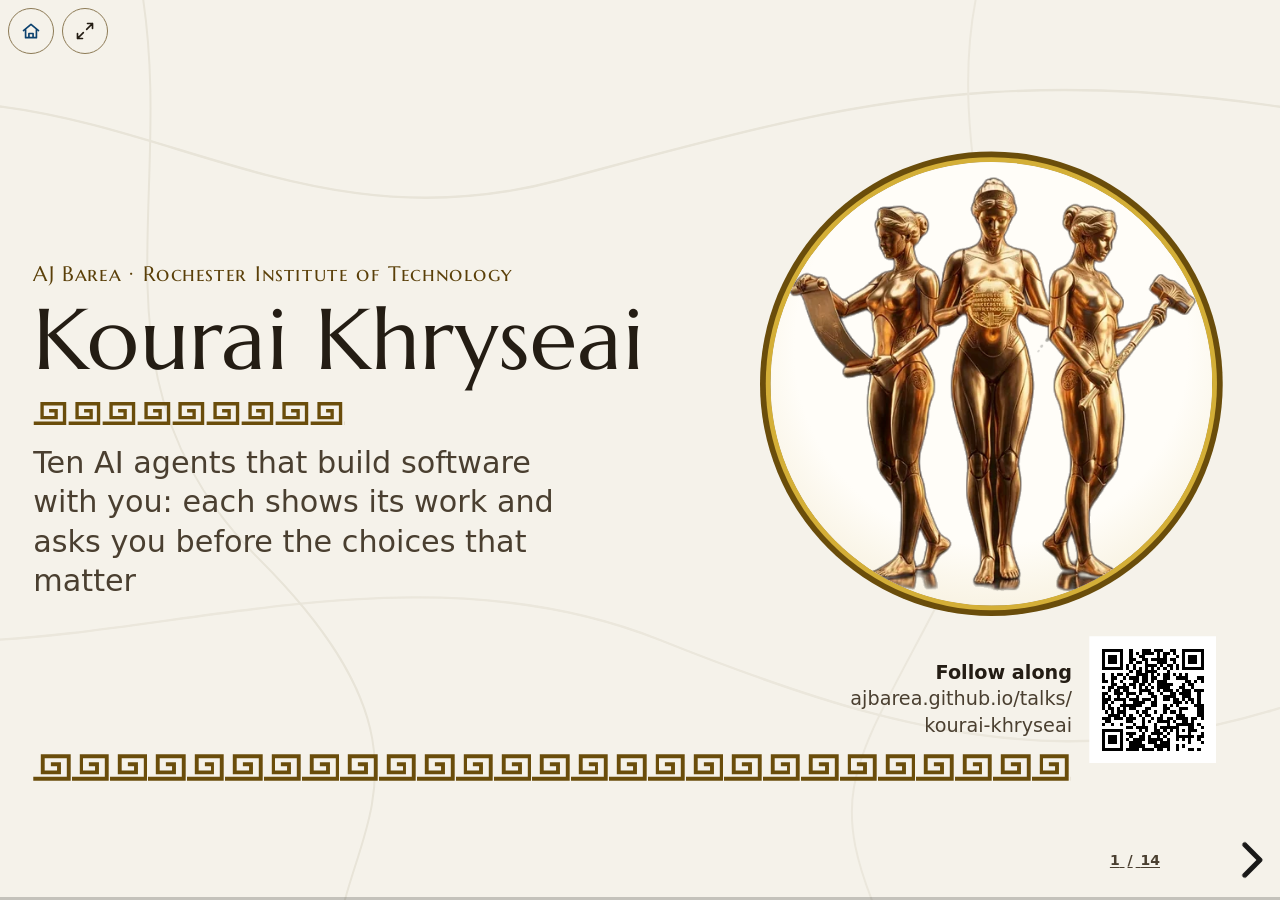
<file: kourai-khryseai/index.html>
<!doctype html>
<html lang="en">
<head>
  <meta charset="utf-8">
  <meta name="viewport" content="width=device-width, initial-scale=1">
  <title>Kourai Khryseai</title>
  <meta name="description" content="Ten AI agents that build software with you: each shows its work and asks you before the choices that matter.">
  <meta property="og:title" content="Kourai Khryseai">
  <meta property="og:description" content="Ten AI agents that build software with you: each shows its work and asks you before the choices that matter.">
  <link rel="stylesheet" href="../vendor/reveal/reset.css">
  <link rel="stylesheet" href="../vendor/reveal/reveal.css">
  <link rel="stylesheet" href="../shared/deck.css">
  <link rel="stylesheet" href="../shared/motion.css">
  <link rel="stylesheet" href="../shared/tip.css">
  <link rel="stylesheet" href="deck.css">
</head>
<body>
<div class="reveal">
<div class="slides">

<section class="title-slide">
  <span class="kicker">AJ Barea · Rochester Institute of Technology</span>
  <h1>Kourai Khryseai</h1>
  <p class="subtitle">Ten AI agents that build software with you: each shows its work and asks you before the choices that matter</p>
  <span class="halo" aria-hidden="true" data-motion="ring" data-delay="900" data-iter="2"></span>
  <img class="hero" data-motion="pop" data-delay="150" data-dur="700" src="img/golden-maidens-light.webp" alt="" width="520" height="522">
  <!-- qr:follow -->
  <div class="qr qr-follow">
    <p class="qr-label"><b>Follow along</b><span>ajbarea.github.io/talks/<wbr>kourai-khryseai</span></p>
    <svg class="qr-code" viewBox="0 0 41 41" role="img" aria-label="QR code for ajbarea.github.io/talks/kourai-khryseai" shape-rendering="crispEdges"><rect width="41" height="41" fill="#fff"/><path fill="#000" d="M4 4h7v1h-7zM13 4h1v1h-1zM17 4h3v1h-3zM21 4h3v1h-3zM26 4h2v1h-2zM30 4h7v1h-7zM4 5h1v1h-1zM10 5h1v1h-1zM13 5h1v1h-1zM15 5h1v1h-1zM17 5h4v1h-4zM22 5h1v1h-1zM24 5h2v1h-2zM27 5h1v1h-1zM30 5h1v1h-1zM36 5h1v1h-1zM4 6h1v1h-1zM6 6h3v1h-3zM10 6h1v1h-1zM13 6h1v1h-1zM16 6h2v1h-2zM22 6h1v1h-1zM24 6h1v1h-1zM28 6h1v1h-1zM30 6h1v1h-1zM32 6h3v1h-3zM36 6h1v1h-1zM4 7h1v1h-1zM6 7h3v1h-3zM10 7h1v1h-1zM13 7h2v1h-2zM17 7h2v1h-2zM20 7h5v1h-5zM26 7h2v1h-2zM30 7h1v1h-1zM32 7h3v1h-3zM36 7h1v1h-1zM4 8h1v1h-1zM6 8h3v1h-3zM10 8h1v1h-1zM13 8h1v1h-1zM15 8h2v1h-2zM18 8h1v1h-1zM22 8h3v1h-3zM27 8h1v1h-1zM30 8h1v1h-1zM32 8h3v1h-3zM36 8h1v1h-1zM4 9h1v1h-1zM10 9h1v1h-1zM12 9h1v1h-1zM14 9h1v1h-1zM18 9h4v1h-4zM23 9h1v1h-1zM25 9h2v1h-2zM28 9h1v1h-1zM30 9h1v1h-1zM36 9h1v1h-1zM4 10h7v1h-7zM12 10h1v1h-1zM14 10h1v1h-1zM16 10h1v1h-1zM18 10h1v1h-1zM20 10h1v1h-1zM22 10h1v1h-1zM24 10h1v1h-1zM26 10h1v1h-1zM28 10h1v1h-1zM30 10h7v1h-7zM13 11h1v1h-1zM15 11h2v1h-2zM18 11h4v1h-4zM25 11h1v1h-1zM4 12h1v1h-1zM7 12h1v1h-1zM9 12h2v1h-2zM12 12h1v1h-1zM15 12h4v1h-4zM20 12h1v1h-1zM22 12h1v1h-1zM24 12h2v1h-2zM27 12h1v1h-1zM29 12h1v1h-1zM31 12h1v1h-1zM4 13h1v1h-1zM7 13h2v1h-2zM11 13h1v1h-1zM13 13h3v1h-3zM17 13h2v1h-2zM20 13h2v1h-2zM24 13h2v1h-2zM28 13h4v1h-4zM35 13h2v1h-2zM4 14h2v1h-2zM7 14h1v1h-1zM10 14h1v1h-1zM14 14h2v1h-2zM17 14h2v1h-2zM20 14h1v1h-1zM22 14h3v1h-3zM31 14h2v1h-2zM34 14h1v1h-1zM36 14h1v1h-1zM7 15h2v1h-2zM11 15h1v1h-1zM13 15h2v1h-2zM16 15h2v1h-2zM19 15h1v1h-1zM22 15h5v1h-5zM30 15h1v1h-1zM32 15h2v1h-2zM4 16h1v1h-1zM6 16h2v1h-2zM9 16h4v1h-4zM14 16h1v1h-1zM16 16h1v1h-1zM18 16h1v1h-1zM20 16h1v1h-1zM22 16h4v1h-4zM29 16h2v1h-2zM33 16h1v1h-1zM6 17h1v1h-1zM8 17h2v1h-2zM11 17h2v1h-2zM16 17h4v1h-4zM22 17h1v1h-1zM24 17h3v1h-3zM28 17h1v1h-1zM30 17h3v1h-3zM34 17h3v1h-3zM4 18h2v1h-2zM8 18h3v1h-3zM12 18h3v1h-3zM16 18h1v1h-1zM19 18h2v1h-2zM23 18h1v1h-1zM26 18h2v1h-2zM29 18h4v1h-4zM35 18h1v1h-1zM4 19h1v1h-1zM6 19h1v1h-1zM9 19h1v1h-1zM12 19h1v1h-1zM15 19h1v1h-1zM20 19h2v1h-2zM24 19h4v1h-4zM30 19h3v1h-3zM35 19h1v1h-1zM4 20h3v1h-3zM8 20h4v1h-4zM13 20h3v1h-3zM17 20h3v1h-3zM21 20h1v1h-1zM24 20h2v1h-2zM27 20h2v1h-2zM30 20h1v1h-1zM32 20h2v1h-2zM35 20h1v1h-1zM4 21h2v1h-2zM7 21h1v1h-1zM11 21h1v1h-1zM14 21h4v1h-4zM20 21h2v1h-2zM27 21h3v1h-3zM31 21h1v1h-1zM33 21h1v1h-1zM35 21h1v1h-1zM4 22h1v1h-1zM6 22h1v1h-1zM10 22h7v1h-7zM20 22h2v1h-2zM24 22h1v1h-1zM26 22h1v1h-1zM28 22h1v1h-1zM34 22h3v1h-3zM4 23h1v1h-1zM6 23h2v1h-2zM9 23h1v1h-1zM11 23h1v1h-1zM13 23h2v1h-2zM18 23h2v1h-2zM24 23h2v1h-2zM29 23h3v1h-3zM35 23h2v1h-2zM5 24h1v1h-1zM7 24h1v1h-1zM9 24h3v1h-3zM15 24h1v1h-1zM17 24h2v1h-2zM21 24h1v1h-1zM24 24h1v1h-1zM26 24h2v1h-2zM29 24h1v1h-1zM35 24h2v1h-2zM6 25h4v1h-4zM11 25h1v1h-1zM13 25h1v1h-1zM16 25h1v1h-1zM18 25h2v1h-2zM23 25h1v1h-1zM28 25h3v1h-3zM35 25h2v1h-2zM4 26h3v1h-3zM8 26h3v1h-3zM12 26h3v1h-3zM17 26h1v1h-1zM20 26h1v1h-1zM22 26h2v1h-2zM25 26h2v1h-2zM28 26h4v1h-4zM33 26h2v1h-2zM36 26h1v1h-1zM5 27h2v1h-2zM12 27h2v1h-2zM17 27h1v1h-1zM19 27h1v1h-1zM22 27h4v1h-4zM27 27h1v1h-1zM30 27h2v1h-2zM33 27h1v1h-1zM4 28h1v1h-1zM7 28h1v1h-1zM10 28h1v1h-1zM14 28h1v1h-1zM17 28h1v1h-1zM21 28h1v1h-1zM25 28h1v1h-1zM28 28h6v1h-6zM35 28h1v1h-1zM12 29h2v1h-2zM15 29h4v1h-4zM21 29h1v1h-1zM23 29h6v1h-6zM32 29h2v1h-2zM36 29h1v1h-1zM4 30h7v1h-7zM16 30h1v1h-1zM18 30h1v1h-1zM21 30h2v1h-2zM24 30h1v1h-1zM26 30h1v1h-1zM28 30h1v1h-1zM30 30h1v1h-1zM32 30h3v1h-3zM4 31h1v1h-1zM10 31h1v1h-1zM12 31h3v1h-3zM17 31h1v1h-1zM20 31h4v1h-4zM25 31h1v1h-1zM28 31h1v1h-1zM32 31h1v1h-1zM36 31h1v1h-1zM4 32h1v1h-1zM6 32h3v1h-3zM10 32h1v1h-1zM13 32h1v1h-1zM16 32h2v1h-2zM19 32h1v1h-1zM22 32h1v1h-1zM24 32h1v1h-1zM28 32h6v1h-6zM35 32h2v1h-2zM4 33h1v1h-1zM6 33h3v1h-3zM10 33h1v1h-1zM12 33h1v1h-1zM14 33h4v1h-4zM19 33h5v1h-5zM25 33h1v1h-1zM28 33h1v1h-1zM30 33h1v1h-1zM32 33h1v1h-1zM35 33h1v1h-1zM4 34h1v1h-1zM6 34h3v1h-3zM10 34h1v1h-1zM13 34h4v1h-4zM19 34h3v1h-3zM23 34h3v1h-3zM32 34h1v1h-1zM36 34h1v1h-1zM4 35h1v1h-1zM10 35h1v1h-1zM13 35h5v1h-5zM21 35h5v1h-5zM28 35h1v1h-1zM30 35h1v1h-1zM4 36h7v1h-7zM12 36h4v1h-4zM17 36h4v1h-4zM22 36h2v1h-2zM25 36h1v1h-1zM28 36h1v1h-1zM32 36h2v1h-2zM35 36h1v1h-1z"/></svg>
  </div>
  <!-- /qr -->
  <aside class="notes"><ul><li>Hi, I'm AJ Barea, PhD student at RIT</li><li>Ten AI agents that build software with you, not for you</li><li>Kourai Khryseai: the Golden Maidens Hephaestus built for his workshop</li></ul></aside>
</section>

<section data-contribution>
  <h2>I built a team of ten AI agents that writes software with you</h2>
  <div class="contrib">
    <figure class="scene-term" role="img" aria-label="The project's scripted scene as the terminal prints it: Hephaestus sends Metis to plan; Metis reports what it found in the events module, then stops to ask whether the CSV export should stream large files, with the trade-off; the person answers yes, and Metis drafts the plan with streaming.">
      <p><span class="who">Hephaestus</span> <span class="say">"Metis! Draw up the plans. And no improvising."</span></p>
      <p><span class="who">Metis</span> <span class="work">analyzing events module...</span></p>
      <p class="why">found 3 models with datetime fields</p>
      <p class="why">nested relationships in Attendance and Session</p>
      <p class="ask"><span class="who">Metis</span> <span class="say">"Should CSV export stream chunked I/O for large files?"</span><br><span class="work">Streaming keeps memory constant but adds about 3 ms a row.</span></p>
      <p><span class="you">you</span> yes, stream chunked</p>
      <p><span class="who">Metis</span> <span class="work">drafting spec with streaming I/O...</span></p>
      <figcaption>The project's scripted demo scene, as the terminal prints it.</figcaption>
    </figure>
    <div>
      <p class="mine"><b>What I did</b>An open-source team of ten AI agents, each its own server. They plan, code, test, review and commit, and show their reasoning as they go.</p>
      <p class="care"><b>Why you should care</b>If you use a coding agent, you see its choices as it makes them, and you make the ones that matter.</p>
    </div>
  </div>
  <aside class="notes"><ul><li>What I did: an open-source team of ten agents, each its own server</li><li>The scene: Metis stops to ask before a real choice</li><li>Why care: you see choices as they're made, and make the ones that matter</li></ul></aside>
</section>

<section data-chapter="1 · The problem">
  <span class="kicker">1 · The problem</span>
  <h2>A coding agent that works alone hands you its result, not its choices</h2>
  <div class="versus solo">
    <div class="lane" data-motion="stagger" data-child="pop" data-step="260" data-delay="150">
      <div class="node you">You<small>"add user authentication"</small></div>
      <div class="flow" aria-hidden="true" data-motion="wipe"></div>
      <div class="node box">One agent, out of sight<small>plans, codes, tests, reviews</small></div>
      <div class="flow" aria-hidden="true" data-motion="wipe"></div>
      <div class="node done">A finished change</div>
    </div>
    <ul class="unseen fragment" data-motion="stagger" data-child="rise" data-step="180" data-delay="150">
      <li>Sessions or tokens?</li>
      <li>Which tests count as done?</li>
      <li>Which style rules apply?</li>
    </ul>
  </div>
  <p class="lead">Plan, code, test, review, document: five jobs for one model, and its decisions surface only at the end.</p>
  <p class="footnote">Illustrative: examples of the choices a request like this involves.</p>
  <aside class="notes"><ul><li>A lone agent hands back a finished change</li><li>Its choices (sessions or tokens, tests, style) surface only at the end</li><li>One model, five jobs at once</li></ul></aside>
</section>

<section data-chapter="2 · The idea">
  <span class="kicker">2 · The idea</span>
  <h2>Ten specialists, each with one job, working with you in the open</h2>
  <div class="cast">
    <div class="tier">
      <h3>Core specialists</h3>
      <ul data-motion="stagger" data-child="rise" data-step="80" data-delay="100">
        <li><img src="img/hephaestus.webp" alt="" width="256" height="256"><b>Hephaestus</b>runs the forge</li>
        <li><img src="img/metis.webp" alt="" width="256" height="256"><b>Metis</b>plans</li>
        <li><img src="img/techne.webp" alt="" width="256" height="256"><b>Techne</b>codes</li>
        <li><img src="img/dokimasia.webp" alt="" width="256" height="256"><b>Dokimasia</b>tests</li>
        <li><img src="img/kallos.webp" alt="" width="256" height="256"><b>Kallos</b>reviews style</li>
        <li><img src="img/mneme.webp" alt="" width="256" height="256"><b>Mneme</b>writes commit messages</li>
      </ul>
    </div>
    <div class="tier">
      <h3>Companions</h3>
      <ul data-motion="stagger" data-child="rise" data-step="80" data-delay="650">
        <li><img src="img/puck.webp" alt="" width="256" height="256"><b>Puck</b>guides you in</li>
        <li><img src="img/cupid.webp" alt="" width="256" height="256"><b>Cupid</b>coaches the romance</li>
      </ul>
    </div>
    <div class="tier">
      <h3>Quality checks</h3>
      <ul data-motion="stagger" data-child="rise" data-step="80" data-delay="800">
        <li><img src="img/aidos.webp" alt="" width="256" height="256"><b>Aidos</b>catches vague writing</li>
        <li><img src="img/aletheia.webp" alt="" width="256" height="256"><b>Aletheia</b>checks citations</li>
      </ul>
    </div>
  </div>
  <aside class="notes"><ul><li>Six specialists: Hephaestus, Metis, Techne, Dokimasia, Kallos, Mneme</li><li>Two companions: Puck guides, Cupid coaches the romance</li><li>Two quality checks: Aidos for vague writing, Aletheia for citations</li></ul></aside>
</section>

<section data-chapter="2 · The idea">
  <span class="kicker">2 · The idea</span>
  <h2>Hephaestus hands the whole conversation to each specialist in turn</h2>
  <div class="forge-wrap">
  <ol class="forge">
    <li class="stage you" data-motion="rise">You<small>ask for a feature</small></li>
    <li class="stage fragment" data-fragment-index="1" data-motion="pop"><img src="img/metis.webp" alt="" width="256" height="256"><b>Metis</b><small>writes the plan</small></li>
    <li class="stage fragment" data-fragment-index="2" data-motion="pop"><img src="img/techne.webp" alt="" width="256" height="256"><b>Techne</b><small>writes the code</small></li>
    <li class="stage fragment" data-fragment-index="3" data-motion="pop"><img src="img/dokimasia.webp" alt="" width="256" height="256"><b>Dokimasia</b><small>writes and runs tests</small></li>
    <li class="stage fragment" data-fragment-index="4" data-motion="pop"><img src="img/kallos.webp" alt="" width="256" height="256"><b>Kallos</b><small>reviews the style</small></li>
    <li class="stage fragment" data-fragment-index="6" data-motion="pop"><img src="img/mneme.webp" alt="" width="256" height="256"><b>Mneme</b><small>writes the commit message</small></li>
  </ol>
  <div class="baton-track" aria-hidden="true"><span class="baton"></span></div>
  </div>
  <div class="loopback fragment" data-fragment-index="5" data-motion="wipe" data-origin="100% 50%" data-dur="700"><span>Fixable style problems go back to Techne, up to five rounds</span></div>
  <div class="transcript-bar fragment" data-fragment-index="7" data-motion="rise"><img src="img/hephaestus.webp" alt="" width="256" height="256"><p><b>Hephaestus</b> gives each specialist the whole conversation so far, never a summary.</p></div>
  <p class="footnote">Project term: the Forge Transcript.</p>
  <aside class="notes"><ul><li>Plan, code, test, style, commit message, in turn</li><li>Style problems go back to Techne, up to five rounds</li><li>Hephaestus hands each one the whole conversation, never a summary</li></ul></aside>
</section>

<section data-chapter="3 · Working together">
  <span class="kicker">3 · Working together</span>
  <h2>You decide twice: before the work starts, and when a real choice comes up</h2>
  <div class="cards chats" style="--n:2">
    <figure class="chat" data-motion="stagger" data-child="rise" data-step="260" data-delay="100">
      <figcaption>Before any work starts</figcaption>
      <p class="line agent"><img src="img/hephaestus.webp" alt="" width="256" height="256"><span><b>Hephaestus</b>Plan + JWT + tests + commit. Light the forge?</span></p>
      <p class="line person"><span>yes</span></p>
    </figure>
    <figure class="chat fragment" data-motion="stagger" data-child="rise" data-step="260" data-delay="100">
      <figcaption>Midway, when the plan needs your call</figcaption>
      <p class="line agent"><img src="img/metis.webp" alt="" width="256" height="256"><span><b>Metis</b>Should CSV export support streaming for large files?<br>A: yes, constant memory, slower start<br>B: no, faster start, high memory</span></p>
      <p class="line person"><span>A</span></p>
    </figure>
  </div>
  <p class="lead">Every agent streams its reasoning as it works.</p>
  <p class="footnote">Both exchanges are from the project's documentation.</p>
  <aside class="notes"><ul><li>Before any work: Hephaestus reads the order back</li><li>Midway: Metis asks, streaming or not, with the trade-off</li><li>Every agent streams its reasoning as it works</li></ul></aside>
</section>

<section data-chapter="3 · Working together">
  <span class="kicker">3 · Working together</span>
  <h2>Three ways in, all talking to the same team of agents</h2>
  <div class="ways" data-motion="stagger" data-child="rise" data-step="160">
    <div class="way"><svg class="pict" viewBox="0 0 120 48" aria-hidden="true" focusable="false"><rect class="frame" x="2" y="2" width="116" height="44" rx="6"/><path class="line" d="M14,14 L22,20 L14,26" data-motion="draw" data-delay="500" data-iter="3" data-dur="1300"/><rect class="fill" x="32" y="16" width="62" height="6" rx="3" data-motion="growx" data-delay="600" data-iter="3" data-dur="1300"/><rect class="fill soft" x="32" y="30" width="40" height="6" rx="3" data-motion="growx" data-delay="900" data-iter="3" data-dur="1300"/></svg><b>Terminal</b><p>A fast command-line session that streams each agent's work as text.</p></div>
    <div class="way"><svg class="pict" viewBox="0 0 120 48" aria-hidden="true" focusable="false"><circle class="fill" cx="30" cy="24" r="14"/><path class="line" d="M52,16 Q58,24 52,32" data-motion="fade" data-delay="500" data-step="220" data-i="0" data-iter="3" data-dur="1300"/><path class="line" d="M62,11 Q72,24 62,37" data-motion="fade" data-delay="500" data-step="220" data-i="1" data-iter="3" data-dur="1300"/><path class="line" d="M72,6 Q86,24 72,42" data-motion="fade" data-delay="500" data-step="220" data-i="2" data-iter="3" data-dur="1300"/></svg><b>Desktop app</b><p>Each agent's portrait, with a voice matched to its personality.</p></div>
    <div class="way"><svg class="pict" viewBox="0 0 120 48" aria-hidden="true" focusable="false"><path class="heart" d="M24,40 C6,28 8,12 20,12 C25,12 24,16 24,16 C24,16 23,12 28,12 C40,12 42,28 24,40 Z" data-motion="pop" data-delay="400" data-iter="3" data-dur="1300"/><rect class="frame" x="54" y="18" width="60" height="12" rx="6"/><rect class="fill" x="54" y="18" width="48" height="12" rx="6" data-motion="growx" data-delay="600" data-iter="3" data-dur="1300"/></svg><b>Visual novel</b><p>A story game built in Ren'Py, where your rapport with each agent grows.</p></div>
  </div>
  <div class="hub" aria-hidden="true"><span data-motion="grow" data-origin="50% 0%" data-delay="500"></span><span data-motion="grow" data-origin="50% 0%" data-delay="600"></span><span data-motion="grow" data-origin="50% 0%" data-delay="700"></span></div>
  <div class="backend" data-motion="rise" data-delay="900"><img src="img/hephaestus.webp" alt="" width="256" height="256"><p><b>One back end</b>Hephaestus and the specialists, run with Docker</p></div>
  <aside class="notes"><ul><li>Terminal: fast, streams each agent's work</li><li>Desktop app: portraits and voices; visual novel: rapport grows</li><li>One back end behind all three</li></ul></aside>
</section>

<section data-chapter="4 · How it's built">
  <span class="kicker">4 · How it's built</span>
  <h2>Each agent is its own server, so any one can be tested or swapped</h2>
  <div class="stack" data-motion="stagger" data-child="rise" data-step="200" data-delay="100">
    <div class="tierbox front"><b>Terminal, desktop app, visual novel</b></div>
    <div class="link-label">streamed over the open agent-to-agent protocol (A2A); the visual novel through a bridge</div>
    <div class="tierbox lead-agent"><img src="img/hephaestus.webp" alt="" width="256" height="256"><b>Hephaestus</b><small>picks the route</small></div>
    <div class="link-label">the same protocol, one specialist at a time</div>
    <div class="tierbox servers" data-motion="stagger" data-child="pop" data-step="70" data-delay="1000">
      <img src="img/metis.webp" alt="Metis" width="256" height="256"><img src="img/techne.webp" alt="Techne" width="256" height="256"><img src="img/dokimasia.webp" alt="Dokimasia" width="256" height="256"><img src="img/kallos.webp" alt="Kallos" width="256" height="256"><img src="img/mneme.webp" alt="Mneme" width="256" height="256"><img src="img/puck.webp" alt="Puck" width="256" height="256"><img src="img/cupid.webp" alt="Cupid" width="256" height="256"><img src="img/aidos.webp" alt="Aidos" width="256" height="256"><img src="img/aletheia.webp" alt="Aletheia" width="256" height="256">
      <small>nine specialists, each its own server</small>
    </div>
    <div class="sides">
      <div class="card"><b>Models</b><p>Claude or Google models, or free local models through Ollama</p></div>
      <div class="card"><b>Every request traced</b><p>Each agent's steps and timing in Jaeger, with metrics in Prometheus</p></div>
    </div>
  </div>
  <aside class="notes"><ul><li>Each agent its own server, over the open A2A protocol</li><li>Any one can be run alone, tested or swapped</li><li>Claude, Google or local Ollama models; every request traced</li></ul></aside>
</section>

<section data-conclusion>
  <h2>Split across ten agents, a coding job puts its choices in front of you</h2>
  <div class="recap" style="--n:3" data-motion="stagger" data-child="rise" data-step="150">
    <div class="tile ours"><p class="num">10 agents</p><p>each with one job, each its own server, run with Docker</p></div>
    <div class="tile"><p class="num">2 checks</p><p>where you decide: before the work starts, and when a real choice comes up</p></div>
    <div class="tile"><p class="num">1 record</p><p>of the whole conversation, handed to every specialist, never a summary</p></div>
  </div>
  <div class="open">
    <p class="open-h">Still open</p>
    <ul>
      <li>Each agent's own voice is still being cast and tuned for the desktop app</li>
      <li>Style problems still left after five rounds are reported, not fixed</li>
    </ul>
  </div>
  <aside class="notes"><ul><li>Split the work, and its choices come to you</li><li>10 agents; you decide twice; one whole record for every specialist</li><li>Open: voices still being cast; style left after five rounds. "That's my talk."</li></ul></aside>
</section>

<section class="closing">
  <div class="close-text">
  <h2>Thank you</h2>
  <p class="asks">I'm glad to take questions.</p>
  <p class="contact"><b>AJ Barea</b><br>PhD student, Rochester Institute of Technology</p>
  <p class="contact"><a href="mailto:ajb6289@rit.edu">ajb6289@rit.edu</a><br><a href="https://github.com/ajbarea/kourai-khryseai">github.com/ajbarea/kourai-khryseai</a></p>
  </div>
  <!-- qr:close -->
  <div class="qr qr-close" data-motion="pop" data-delay="300" data-dur="600">
    <svg class="qr-code" viewBox="0 0 41 41" role="img" aria-label="QR code for ajbarea.github.io/talks/kourai-khryseai" shape-rendering="crispEdges"><rect width="41" height="41" fill="#fff"/><path fill="#000" d="M4 4h7v1h-7zM13 4h1v1h-1zM17 4h3v1h-3zM21 4h3v1h-3zM26 4h2v1h-2zM30 4h7v1h-7zM4 5h1v1h-1zM10 5h1v1h-1zM13 5h1v1h-1zM15 5h1v1h-1zM17 5h4v1h-4zM22 5h1v1h-1zM24 5h2v1h-2zM27 5h1v1h-1zM30 5h1v1h-1zM36 5h1v1h-1zM4 6h1v1h-1zM6 6h3v1h-3zM10 6h1v1h-1zM13 6h1v1h-1zM16 6h2v1h-2zM22 6h1v1h-1zM24 6h1v1h-1zM28 6h1v1h-1zM30 6h1v1h-1zM32 6h3v1h-3zM36 6h1v1h-1zM4 7h1v1h-1zM6 7h3v1h-3zM10 7h1v1h-1zM13 7h2v1h-2zM17 7h2v1h-2zM20 7h5v1h-5zM26 7h2v1h-2zM30 7h1v1h-1zM32 7h3v1h-3zM36 7h1v1h-1zM4 8h1v1h-1zM6 8h3v1h-3zM10 8h1v1h-1zM13 8h1v1h-1zM15 8h2v1h-2zM18 8h1v1h-1zM22 8h3v1h-3zM27 8h1v1h-1zM30 8h1v1h-1zM32 8h3v1h-3zM36 8h1v1h-1zM4 9h1v1h-1zM10 9h1v1h-1zM12 9h1v1h-1zM14 9h1v1h-1zM18 9h4v1h-4zM23 9h1v1h-1zM25 9h2v1h-2zM28 9h1v1h-1zM30 9h1v1h-1zM36 9h1v1h-1zM4 10h7v1h-7zM12 10h1v1h-1zM14 10h1v1h-1zM16 10h1v1h-1zM18 10h1v1h-1zM20 10h1v1h-1zM22 10h1v1h-1zM24 10h1v1h-1zM26 10h1v1h-1zM28 10h1v1h-1zM30 10h7v1h-7zM13 11h1v1h-1zM15 11h2v1h-2zM18 11h4v1h-4zM25 11h1v1h-1zM4 12h1v1h-1zM7 12h1v1h-1zM9 12h2v1h-2zM12 12h1v1h-1zM15 12h4v1h-4zM20 12h1v1h-1zM22 12h1v1h-1zM24 12h2v1h-2zM27 12h1v1h-1zM29 12h1v1h-1zM31 12h1v1h-1zM4 13h1v1h-1zM7 13h2v1h-2zM11 13h1v1h-1zM13 13h3v1h-3zM17 13h2v1h-2zM20 13h2v1h-2zM24 13h2v1h-2zM28 13h4v1h-4zM35 13h2v1h-2zM4 14h2v1h-2zM7 14h1v1h-1zM10 14h1v1h-1zM14 14h2v1h-2zM17 14h2v1h-2zM20 14h1v1h-1zM22 14h3v1h-3zM31 14h2v1h-2zM34 14h1v1h-1zM36 14h1v1h-1zM7 15h2v1h-2zM11 15h1v1h-1zM13 15h2v1h-2zM16 15h2v1h-2zM19 15h1v1h-1zM22 15h5v1h-5zM30 15h1v1h-1zM32 15h2v1h-2zM4 16h1v1h-1zM6 16h2v1h-2zM9 16h4v1h-4zM14 16h1v1h-1zM16 16h1v1h-1zM18 16h1v1h-1zM20 16h1v1h-1zM22 16h4v1h-4zM29 16h2v1h-2zM33 16h1v1h-1zM6 17h1v1h-1zM8 17h2v1h-2zM11 17h2v1h-2zM16 17h4v1h-4zM22 17h1v1h-1zM24 17h3v1h-3zM28 17h1v1h-1zM30 17h3v1h-3zM34 17h3v1h-3zM4 18h2v1h-2zM8 18h3v1h-3zM12 18h3v1h-3zM16 18h1v1h-1zM19 18h2v1h-2zM23 18h1v1h-1zM26 18h2v1h-2zM29 18h4v1h-4zM35 18h1v1h-1zM4 19h1v1h-1zM6 19h1v1h-1zM9 19h1v1h-1zM12 19h1v1h-1zM15 19h1v1h-1zM20 19h2v1h-2zM24 19h4v1h-4zM30 19h3v1h-3zM35 19h1v1h-1zM4 20h3v1h-3zM8 20h4v1h-4zM13 20h3v1h-3zM17 20h3v1h-3zM21 20h1v1h-1zM24 20h2v1h-2zM27 20h2v1h-2zM30 20h1v1h-1zM32 20h2v1h-2zM35 20h1v1h-1zM4 21h2v1h-2zM7 21h1v1h-1zM11 21h1v1h-1zM14 21h4v1h-4zM20 21h2v1h-2zM27 21h3v1h-3zM31 21h1v1h-1zM33 21h1v1h-1zM35 21h1v1h-1zM4 22h1v1h-1zM6 22h1v1h-1zM10 22h7v1h-7zM20 22h2v1h-2zM24 22h1v1h-1zM26 22h1v1h-1zM28 22h1v1h-1zM34 22h3v1h-3zM4 23h1v1h-1zM6 23h2v1h-2zM9 23h1v1h-1zM11 23h1v1h-1zM13 23h2v1h-2zM18 23h2v1h-2zM24 23h2v1h-2zM29 23h3v1h-3zM35 23h2v1h-2zM5 24h1v1h-1zM7 24h1v1h-1zM9 24h3v1h-3zM15 24h1v1h-1zM17 24h2v1h-2zM21 24h1v1h-1zM24 24h1v1h-1zM26 24h2v1h-2zM29 24h1v1h-1zM35 24h2v1h-2zM6 25h4v1h-4zM11 25h1v1h-1zM13 25h1v1h-1zM16 25h1v1h-1zM18 25h2v1h-2zM23 25h1v1h-1zM28 25h3v1h-3zM35 25h2v1h-2zM4 26h3v1h-3zM8 26h3v1h-3zM12 26h3v1h-3zM17 26h1v1h-1zM20 26h1v1h-1zM22 26h2v1h-2zM25 26h2v1h-2zM28 26h4v1h-4zM33 26h2v1h-2zM36 26h1v1h-1zM5 27h2v1h-2zM12 27h2v1h-2zM17 27h1v1h-1zM19 27h1v1h-1zM22 27h4v1h-4zM27 27h1v1h-1zM30 27h2v1h-2zM33 27h1v1h-1zM4 28h1v1h-1zM7 28h1v1h-1zM10 28h1v1h-1zM14 28h1v1h-1zM17 28h1v1h-1zM21 28h1v1h-1zM25 28h1v1h-1zM28 28h6v1h-6zM35 28h1v1h-1zM12 29h2v1h-2zM15 29h4v1h-4zM21 29h1v1h-1zM23 29h6v1h-6zM32 29h2v1h-2zM36 29h1v1h-1zM4 30h7v1h-7zM16 30h1v1h-1zM18 30h1v1h-1zM21 30h2v1h-2zM24 30h1v1h-1zM26 30h1v1h-1zM28 30h1v1h-1zM30 30h1v1h-1zM32 30h3v1h-3zM4 31h1v1h-1zM10 31h1v1h-1zM12 31h3v1h-3zM17 31h1v1h-1zM20 31h4v1h-4zM25 31h1v1h-1zM28 31h1v1h-1zM32 31h1v1h-1zM36 31h1v1h-1zM4 32h1v1h-1zM6 32h3v1h-3zM10 32h1v1h-1zM13 32h1v1h-1zM16 32h2v1h-2zM19 32h1v1h-1zM22 32h1v1h-1zM24 32h1v1h-1zM28 32h6v1h-6zM35 32h2v1h-2zM4 33h1v1h-1zM6 33h3v1h-3zM10 33h1v1h-1zM12 33h1v1h-1zM14 33h4v1h-4zM19 33h5v1h-5zM25 33h1v1h-1zM28 33h1v1h-1zM30 33h1v1h-1zM32 33h1v1h-1zM35 33h1v1h-1zM4 34h1v1h-1zM6 34h3v1h-3zM10 34h1v1h-1zM13 34h4v1h-4zM19 34h3v1h-3zM23 34h3v1h-3zM32 34h1v1h-1zM36 34h1v1h-1zM4 35h1v1h-1zM10 35h1v1h-1zM13 35h5v1h-5zM21 35h5v1h-5zM28 35h1v1h-1zM30 35h1v1h-1zM4 36h7v1h-7zM12 36h4v1h-4zM17 36h4v1h-4zM22 36h2v1h-2zM25 36h1v1h-1zM28 36h1v1h-1zM32 36h2v1h-2zM35 36h1v1h-1z"/></svg>
    <p class="qr-label"><b>These slides</b><span>ajbarea.github.io/talks/<br>kourai-khryseai</span></p>
  </div>
  <!-- /qr -->
  <aside class="notes"><ul><li>Thank you</li><li>The code and documentation are public, linked here</li><li>"I'm glad to take questions."</li></ul></aside>
</section>

<section class="backup divider">
  <h2>Backup slides</h2>
</section>

<section class="backup">
  <h2>How the agents talk to each other</h2>
  <table class="data qa">
    <tbody>
      <tr><th>Protocol</th><td>A2A, the open agent-to-agent protocol: each agent is its own HTTP server, so any one can be deployed alone, tested alone or replaced</td></tr>
      <tr><th>The route</th><td>Hephaestus calls one specialist at a time and waits for its result before calling the next</td></tr>
      <tr><th>Streaming</th><td>Each specialist streams its reasoning back as it works; the hosts show it live</td></tr>
      <tr><th>Tools</th><td>MCP for tools and files; A2A only between agents</td></tr>
      <tr><th>Built with</th><td>Python; LiteLLM between the agents and the models; OpenTelemetry for the traces</td></tr>
    </tbody>
  </table>
  <p class="footnote">From the project's architecture overview and roadmap.</p>
</section>

<section class="backup">
  <h2>Which models it runs, and what a request costs</h2>
  <table class="data qa">
    <tbody>
      <tr><th>Providers</th><td>Anthropic (default), Google, or free local models through Ollama</td></tr>
      <tr><th>Tiers</th><td>cheap, standard and smart; on Anthropic, cheap is Haiku for every agent</td></tr>
      <tr><th>A full feature</th><td>Six core model calls, about 12,000 tokens in and 8,000 out</td></tr>
      <tr><th>Rough cost</th><td>About $0.05 on the cheap tier, $0.25 to $0.70 on the others (Anthropic)</td></tr>
      <tr><th>Your own count</th><td><code>/usage</code> prints tokens and dollar cost per agent and model</td></tr>
    </tbody>
  </table>
  <p class="footnote">From the project's pricing guide; provider rates change.</p>
</section>

<section class="backup">
  <h2>Every request leaves a trace you can follow</h2>
  <table class="data qa">
    <tbody>
      <tr><th>Traces</th><td>Jaeger: every A2A hop and tool call, with the whole route's timing</td></tr>
      <tr><th>Metrics</th><td>Prometheus: rates and latencies per agent and model</td></tr>
      <tr><th>Logs</th><td>Each agent's live log, and one line per tool call, tagged with the session</td></tr>
      <tr><th>Open them</th><td><code>make observe</code> opens all three</td></tr>
    </tbody>
  </table>
  <p class="footnote">From the project's observability guide.</p>
</section>

</div>
</div>
<script src="../vendor/reveal/reveal.js"></script>
<script src="../vendor/reveal/notes.js"></script>
<script src="../shared/deck.js"></script>
<script src="../shared/motion.js"></script>
<script src="../shared/tip.js"></script>
</body>
</html>
</file>
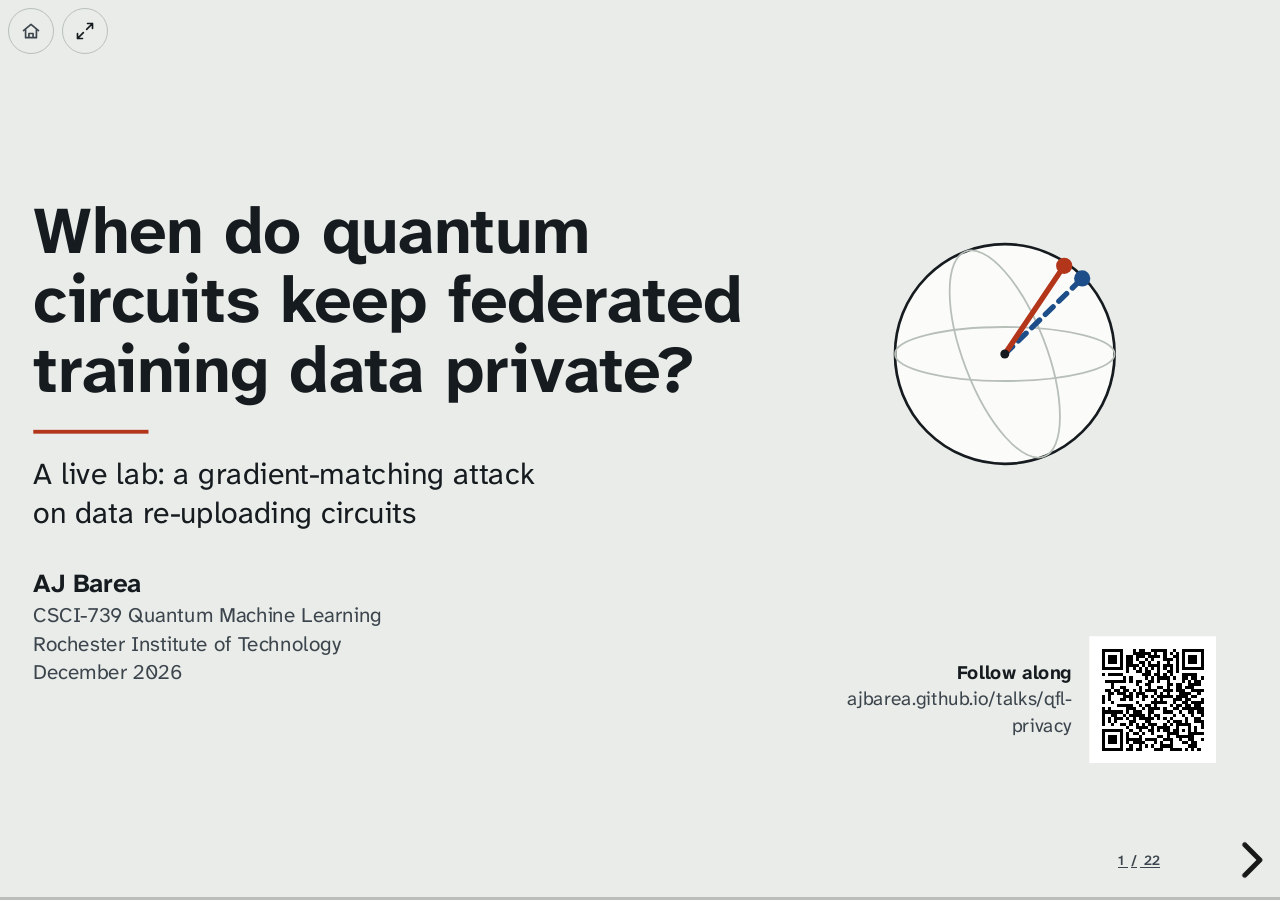
<file: qfl-privacy/index.html>
<!doctype html>
<html lang="en">
<head>
  <meta charset="utf-8">
  <meta name="viewport" content="width=device-width, initial-scale=1">
  <title>When Quantum Circuits Keep Data Private</title>
  <meta name="description" content="A live lab for CSCI-739 Quantum Machine Learning: a gradient-matching attack on data re-uploading circuits, run in your browser beside the paper's 20-seed results.">
  <meta property="og:title" content="When Quantum Circuits Keep Data Private">
  <meta property="og:description" content="A live lab for CSCI-739 Quantum Machine Learning: a gradient-matching attack on data re-uploading circuits, run in your browser beside the paper's 20-seed results.">
  <link rel="stylesheet" href="../vendor/reveal/reset.css">
  <link rel="stylesheet" href="../vendor/reveal/reveal.css">
  <link rel="stylesheet" href="../shared/deck.css">
  <link rel="stylesheet" href="../shared/motion.css">
  <link rel="stylesheet" href="../shared/tip.css">
  <link rel="stylesheet" href="deck.css">
</head>
<body>
<div class="reveal">
<div class="slides">

<section class="title-slide">
  <div class="title-text">
    <h1>When do quantum circuits keep federated training data private?</h1>
    <p class="subtitle">A live lab: a gradient-matching attack on data re-uploading circuits</p>
    <p class="byline"><b>AJ Barea</b><span>CSCI-739 Quantum Machine Learning</span><span>Rochester Institute of Technology</span><span>December 2026</span></p>
  </div>
  <svg class="title-art" data-replay viewBox="0 0 320 320" role="img" aria-label="Drawing: a Bloch sphere with two arrows, the client's hidden input in blue and an attacker's guess in red, almost on top of each other">
    <circle class="sphere" cx="160" cy="160" r="122"/>
    <ellipse class="equator" cx="160" cy="160" rx="122" ry="30"/>
    <ellipse class="meridian" cx="160" cy="160" rx="46" ry="122" transform="rotate(-21 160 160)"/>
    <line class="truth" x1="160" y1="160" x2="246" y2="76"/>
    <circle class="truth-tip" cx="246" cy="76" r="9"/>
    <line class="guess" x1="160" y1="160" x2="226" y2="62" data-motion="draw" data-dur="900"/>
    <circle class="guess-tip" cx="226" cy="62" r="9" data-motion="pop" data-delay="800"/>
    <circle class="hub" cx="160" cy="160" r="5"/>
  </svg>
  <!-- qr:follow -->
  <div class="qr qr-follow">
    <p class="qr-label"><b>Follow along</b><span>ajbarea.github.io/talks/<wbr>qfl-privacy</span></p>
    <svg class="qr-code" viewBox="0 0 41 41" role="img" aria-label="QR code for ajbarea.github.io/talks/qfl-privacy" shape-rendering="crispEdges"><rect width="41" height="41" fill="#fff"/><path fill="#000" d="M4 4h7v1h-7zM14 4h1v1h-1zM16 4h2v1h-2zM20 4h5v1h-5zM27 4h1v1h-1zM30 4h7v1h-7zM4 5h1v1h-1zM10 5h1v1h-1zM14 5h6v1h-6zM21 5h1v1h-1zM24 5h1v1h-1zM26 5h1v1h-1zM28 5h1v1h-1zM30 5h1v1h-1zM36 5h1v1h-1zM4 6h1v1h-1zM6 6h3v1h-3zM10 6h1v1h-1zM12 6h2v1h-2zM15 6h3v1h-3zM19 6h4v1h-4zM24 6h1v1h-1zM27 6h2v1h-2zM30 6h1v1h-1zM32 6h3v1h-3zM36 6h1v1h-1zM4 7h1v1h-1zM6 7h3v1h-3zM10 7h1v1h-1zM12 7h2v1h-2zM15 7h1v1h-1zM18 7h1v1h-1zM20 7h1v1h-1zM24 7h3v1h-3zM28 7h1v1h-1zM30 7h1v1h-1zM32 7h3v1h-3zM36 7h1v1h-1zM4 8h1v1h-1zM6 8h3v1h-3zM10 8h1v1h-1zM12 8h2v1h-2zM16 8h2v1h-2zM19 8h1v1h-1zM22 8h1v1h-1zM25 8h1v1h-1zM28 8h1v1h-1zM30 8h1v1h-1zM32 8h3v1h-3zM36 8h1v1h-1zM4 9h1v1h-1zM10 9h1v1h-1zM12 9h4v1h-4zM17 9h1v1h-1zM19 9h4v1h-4zM24 9h3v1h-3zM28 9h1v1h-1zM30 9h1v1h-1zM36 9h1v1h-1zM4 10h7v1h-7zM12 10h1v1h-1zM14 10h1v1h-1zM16 10h1v1h-1zM18 10h1v1h-1zM20 10h1v1h-1zM22 10h1v1h-1zM24 10h1v1h-1zM26 10h1v1h-1zM28 10h1v1h-1zM30 10h7v1h-7zM12 11h1v1h-1zM15 11h2v1h-2zM18 11h2v1h-2zM22 11h1v1h-1zM25 11h2v1h-2zM28 11h1v1h-1zM4 12h1v1h-1zM6 12h5v1h-5zM17 12h3v1h-3zM21 12h2v1h-2zM24 12h1v1h-1zM26 12h1v1h-1zM30 12h5v1h-5zM11 13h1v1h-1zM13 13h1v1h-1zM18 13h1v1h-1zM20 13h1v1h-1zM22 13h4v1h-4zM27 13h1v1h-1zM30 13h2v1h-2zM33 13h2v1h-2zM36 13h1v1h-1zM5 14h7v1h-7zM13 14h1v1h-1zM15 14h2v1h-2zM19 14h2v1h-2zM22 14h1v1h-1zM25 14h1v1h-1zM30 14h1v1h-1zM32 14h1v1h-1zM34 14h2v1h-2zM7 15h1v1h-1zM15 15h1v1h-1zM18 15h2v1h-2zM25 15h2v1h-2zM28 15h2v1h-2zM32 15h4v1h-4zM7 16h1v1h-1zM10 16h2v1h-2zM16 16h1v1h-1zM19 16h1v1h-1zM22 16h2v1h-2zM25 16h1v1h-1zM28 16h2v1h-2zM31 16h3v1h-3zM5 17h2v1h-2zM8 17h2v1h-2zM11 17h2v1h-2zM14 17h1v1h-1zM16 17h1v1h-1zM18 17h4v1h-4zM24 17h3v1h-3zM28 17h3v1h-3zM33 17h4v1h-4zM6 18h2v1h-2zM9 18h3v1h-3zM13 18h1v1h-1zM15 18h3v1h-3zM21 18h1v1h-1zM23 18h1v1h-1zM25 18h1v1h-1zM29 18h4v1h-4zM35 18h1v1h-1zM4 19h1v1h-1zM6 19h1v1h-1zM11 19h3v1h-3zM15 19h1v1h-1zM17 19h2v1h-2zM20 19h1v1h-1zM22 19h5v1h-5zM28 19h4v1h-4zM33 19h2v1h-2zM4 20h1v1h-1zM6 20h1v1h-1zM10 20h2v1h-2zM13 20h1v1h-1zM17 20h1v1h-1zM21 20h1v1h-1zM23 20h1v1h-1zM27 20h3v1h-3zM31 20h2v1h-2zM36 20h1v1h-1zM4 21h1v1h-1zM7 21h1v1h-1zM15 21h1v1h-1zM20 21h5v1h-5zM27 21h1v1h-1zM30 21h2v1h-2zM33 21h4v1h-4zM9 22h5v1h-5zM16 22h1v1h-1zM18 22h2v1h-2zM21 22h1v1h-1zM26 22h1v1h-1zM28 22h2v1h-2zM31 22h2v1h-2zM34 22h2v1h-2zM4 23h1v1h-1zM6 23h1v1h-1zM12 23h3v1h-3zM17 23h1v1h-1zM19 23h4v1h-4zM24 23h1v1h-1zM27 23h2v1h-2zM30 23h7v1h-7zM4 24h7v1h-7zM12 24h1v1h-1zM14 24h3v1h-3zM19 24h2v1h-2zM24 24h3v1h-3zM29 24h1v1h-1zM32 24h2v1h-2zM35 24h2v1h-2zM4 25h1v1h-1zM7 25h2v1h-2zM11 25h1v1h-1zM13 25h5v1h-5zM19 25h1v1h-1zM21 25h2v1h-2zM27 25h1v1h-1zM30 25h1v1h-1zM33 25h1v1h-1zM36 25h1v1h-1zM4 26h1v1h-1zM6 26h1v1h-1zM8 26h3v1h-3zM12 26h1v1h-1zM14 26h1v1h-1zM16 26h5v1h-5zM22 26h1v1h-1zM24 26h1v1h-1zM26 26h1v1h-1zM31 26h1v1h-1zM34 26h2v1h-2zM4 27h1v1h-1zM6 27h1v1h-1zM8 27h1v1h-1zM13 27h2v1h-2zM18 27h2v1h-2zM25 27h1v1h-1zM27 27h3v1h-3zM31 27h1v1h-1zM34 27h3v1h-3zM4 28h1v1h-1zM7 28h1v1h-1zM10 28h2v1h-2zM13 28h1v1h-1zM15 28h1v1h-1zM17 28h1v1h-1zM19 28h3v1h-3zM24 28h1v1h-1zM26 28h1v1h-1zM28 28h5v1h-5zM36 28h1v1h-1zM12 29h1v1h-1zM15 29h4v1h-4zM20 29h1v1h-1zM22 29h4v1h-4zM28 29h1v1h-1zM32 29h1v1h-1zM34 29h1v1h-1zM36 29h1v1h-1zM4 30h7v1h-7zM13 30h1v1h-1zM16 30h1v1h-1zM19 30h2v1h-2zM22 30h1v1h-1zM24 30h2v1h-2zM27 30h2v1h-2zM30 30h1v1h-1zM32 30h1v1h-1zM34 30h1v1h-1zM4 31h1v1h-1zM10 31h1v1h-1zM12 31h1v1h-1zM14 31h2v1h-2zM17 31h1v1h-1zM20 31h1v1h-1zM25 31h4v1h-4zM32 31h5v1h-5zM4 32h1v1h-1zM6 32h3v1h-3zM10 32h1v1h-1zM12 32h1v1h-1zM16 32h1v1h-1zM22 32h2v1h-2zM25 32h1v1h-1zM28 32h6v1h-6zM4 33h1v1h-1zM6 33h3v1h-3zM10 33h1v1h-1zM12 33h5v1h-5zM18 33h4v1h-4zM24 33h3v1h-3zM29 33h1v1h-1zM32 33h2v1h-2zM36 33h1v1h-1zM4 34h1v1h-1zM6 34h3v1h-3zM10 34h1v1h-1zM12 34h1v1h-1zM14 34h4v1h-4zM21 34h1v1h-1zM23 34h1v1h-1zM26 34h1v1h-1zM30 34h2v1h-2zM33 34h2v1h-2zM4 35h1v1h-1zM10 35h1v1h-1zM13 35h1v1h-1zM16 35h1v1h-1zM18 35h1v1h-1zM20 35h1v1h-1zM23 35h4v1h-4zM32 35h3v1h-3zM4 36h7v1h-7zM12 36h2v1h-2zM15 36h2v1h-2zM21 36h3v1h-3zM26 36h4v1h-4zM31 36h1v1h-1zM33 36h1v1h-1zM35 36h1v1h-1z"/></svg>
  </div>
  <!-- /qr -->
  <aside class="notes"><ul><li>Hi, I'm AJ, first-year PhD student; this is my final project</li><li>The question: when does a quantum model's gradient keep the client's data private?</li><li>Stop me any time a term isn't clear</li></ul></aside>
</section>

<section>
  <h2>Three parts: the attack, a live lab, then what else might stop it</h2>
  <ol class="agenda" data-auto></ol>
  <aside class="notes"><ul><li>The attack and the disagreement it settles</li><li>A live lab on a toy circuit, beside the paper's numbers</li><li>Batches, hidden labels, training</li></ul></aside>
</section>

<section data-chapter="1 · The attack">
  <span class="kicker">1 · The attack</span>
  <h2>In federated learning the data stays home; each client's update, here a gradient, travels</h2>
  <figure class="fl-fig">
    <svg data-only="desktop" viewBox="0 0 1180 466" role="img" aria-label="Diagram of one round of federated learning: three clients each keep their own data and train on it; each sends only its update, here a gradient, up to the server; the server averages the updates and sends the new model back down to every client.">
      <defs>
        <marker id="fl-up" viewBox="0 0 10 10" refX="8" refY="5" markerWidth="5" markerHeight="5" orient="auto"><path class="up-head" d="M0,0 L10,5 L0,10 z"/></marker>
        <marker id="fl-down" viewBox="0 0 10 10" refX="8" refY="5" markerWidth="5" markerHeight="5" orient="auto"><path class="down-head" d="M0,0 L10,5 L0,10 z"/></marker>
      </defs>
      <rect class="box server" x="420" y="8" width="340" height="118" rx="12"/>
      <text class="box-title" x="590" y="52" text-anchor="middle">Server</text>
      <text class="box-text" x="590" y="90" text-anchor="middle">averages the updates</text>
      <g class="avg" data-motion="pop" data-delay="1900" data-dur="500"><circle cx="722" cy="44" r="22"/><text x="722" y="53" text-anchor="middle">Σ</text></g>
      <path class="up" d="M196,270 L520,132" marker-end="url(#fl-up)"/>
      <path class="down" d="M556,132 L232,270" marker-end="url(#fl-down)"/>
      <path class="up" d="M574,270 L574,132" marker-end="url(#fl-up)"/>
      <path class="down" d="M606,132 L606,270" marker-end="url(#fl-down)"/>
      <path class="up" d="M984,270 L660,132" marker-end="url(#fl-up)"/>
      <path class="down" d="M624,132 L948,270" marker-end="url(#fl-down)"/>
      <circle class="g-dot" r="11" data-motion="flow" data-path="M196,270 L520,132" data-delay="300" data-dur="1400"/>
      <circle class="g-dot" r="11" data-motion="flow" data-path="M574,270 L574,132" data-delay="500" data-dur="1400"/>
      <circle class="g-dot" r="11" data-motion="flow" data-path="M984,270 L660,132" data-delay="700" data-dur="1400"/>
      <circle class="m-dot" r="9" data-motion="flow" data-path="M556,132 L232,270" data-delay="2500" data-dur="1400"/>
      <circle class="m-dot" r="9" data-motion="flow" data-path="M606,132 L606,270" data-delay="2500" data-dur="1400"/>
      <circle class="m-dot" r="9" data-motion="flow" data-path="M624,132 L948,270" data-delay="2500" data-dur="1400"/>
      <rect class="chip" x="226" y="166" width="244" height="38" rx="19"/>
      <text class="chip-text" x="348" y="193" text-anchor="middle">gradient travels</text>
      <rect class="chip model" x="720" y="166" width="244" height="38" rx="19"/>
      <text class="chip-text model" x="842" y="193" text-anchor="middle">new model back</text>
      <g class="client">
        <rect class="box" x="40" y="276" width="310" height="132" rx="12"/>
        <text class="box-title" x="195" y="312" text-anchor="middle">Client 1</text>
        <rect class="data" x="62" y="330" width="64" height="16" rx="5"/><rect class="data" x="62" y="350" width="64" height="16" rx="5"/><rect class="data" x="62" y="370" width="64" height="16" rx="5"/>
        <text class="box-text" x="142" y="352">its own data</text>
        <text class="box-text" x="142" y="382">trains on it</text>
      </g>
      <g class="client">
        <rect class="box" x="435" y="276" width="310" height="132" rx="12"/>
        <text class="box-title" x="590" y="312" text-anchor="middle">Client 2</text>
        <rect class="data" x="457" y="330" width="64" height="16" rx="5"/><rect class="data" x="457" y="350" width="64" height="16" rx="5"/><rect class="data" x="457" y="370" width="64" height="16" rx="5"/>
        <text class="box-text" x="537" y="352">its own data</text>
        <text class="box-text" x="537" y="382">trains on it</text>
      </g>
      <g class="client">
        <rect class="box" x="830" y="276" width="310" height="132" rx="12"/>
        <text class="box-title" x="985" y="312" text-anchor="middle">Client 3</text>
        <rect class="data" x="852" y="330" width="64" height="16" rx="5"/><rect class="data" x="852" y="350" width="64" height="16" rx="5"/><rect class="data" x="852" y="370" width="64" height="16" rx="5"/>
        <text class="box-text" x="932" y="352">its own data</text>
        <text class="box-text" x="932" y="382">trains on it</text>
      </g>
      <path class="home" d="M40,424 L40,434 L1140,434 L1140,424"/>
      <text class="home-text" x="590" y="458" text-anchor="middle">the data stays home</text>
    </svg>
    <svg data-only="phone" viewBox="0 0 480 596" role="img" aria-label="Diagram of one round of federated learning: three clients each keep their own data and train on it; each sends only its update, here a gradient, up to the server; the server averages the updates and sends the new model back down to every client.">
      <defs>
        <marker id="fl-up-t" viewBox="0 0 10 10" refX="8" refY="5" markerWidth="5" markerHeight="5" orient="auto"><path class="up-head" d="M0,0 L10,5 L0,10 z"/></marker>
        <marker id="fl-down-t" viewBox="0 0 10 10" refX="8" refY="5" markerWidth="5" markerHeight="5" orient="auto"><path class="down-head" d="M0,0 L10,5 L0,10 z"/></marker>
      </defs>
      <rect class="box server" x="80" y="6" width="320" height="100" rx="12"/>
      <text class="box-title" x="220" y="46" text-anchor="middle">Server</text>
      <text class="box-text" x="220" y="84" text-anchor="middle">averages the updates</text>
      <g class="avg" data-motion="pop" data-delay="1900" data-dur="500"><circle cx="362" cy="38" r="20"/><text x="362" y="47" text-anchor="middle">Σ</text></g>
      <path class="up" d="M60,376 L170,112" marker-end="url(#fl-up-t)"/>
      <path class="down" d="M194,112 L84,376" marker-end="url(#fl-down-t)"/>
      <path class="up" d="M226,376 L226,112" marker-end="url(#fl-up-t)"/>
      <path class="down" d="M254,112 L254,376" marker-end="url(#fl-down-t)"/>
      <path class="up" d="M420,376 L310,112" marker-end="url(#fl-up-t)"/>
      <path class="down" d="M286,112 L396,376" marker-end="url(#fl-down-t)"/>
      <circle class="g-dot" r="10" data-motion="flow" data-path="M60,376 L170,112" data-delay="300" data-dur="1400"/>
      <circle class="g-dot" r="10" data-motion="flow" data-path="M226,376 L226,112" data-delay="500" data-dur="1400"/>
      <circle class="g-dot" r="10" data-motion="flow" data-path="M420,376 L310,112" data-delay="700" data-dur="1400"/>
      <circle class="m-dot" r="8" data-motion="flow" data-path="M194,112 L84,376" data-delay="2500" data-dur="1400"/>
      <circle class="m-dot" r="8" data-motion="flow" data-path="M254,112 L254,376" data-delay="2500" data-dur="1400"/>
      <circle class="m-dot" r="8" data-motion="flow" data-path="M286,112 L396,376" data-delay="2500" data-dur="1400"/>
      <rect class="chip" x="2" y="194" width="226" height="38" rx="19"/>
      <text class="chip-text" x="115" y="221" text-anchor="middle">gradient travels</text>
      <rect class="chip model" x="252" y="194" width="226" height="38" rx="19"/>
      <text class="chip-text model" x="365" y="221" text-anchor="middle">new model back</text>
      <rect class="box" x="6" y="380" width="148" height="150" rx="10"/>
      <text class="box-title" x="80" y="412" text-anchor="middle">Client 1</text>
      <rect class="data" x="52" y="426" width="56" height="14" rx="4"/><rect class="data" x="52" y="444" width="56" height="14" rx="4"/><rect class="data" x="52" y="462" width="56" height="14" rx="4"/>
      <text class="box-text" x="80" y="500" text-anchor="middle">own data,</text>
      <text class="box-text" x="80" y="522" text-anchor="middle">trains on it</text>
      <rect class="box" x="166" y="380" width="148" height="150" rx="10"/>
      <text class="box-title" x="240" y="412" text-anchor="middle">Client 2</text>
      <rect class="data" x="212" y="426" width="56" height="14" rx="4"/><rect class="data" x="212" y="444" width="56" height="14" rx="4"/><rect class="data" x="212" y="462" width="56" height="14" rx="4"/>
      <text class="box-text" x="240" y="500" text-anchor="middle">own data,</text>
      <text class="box-text" x="240" y="522" text-anchor="middle">trains on it</text>
      <rect class="box" x="326" y="380" width="148" height="150" rx="10"/>
      <text class="box-title" x="400" y="412" text-anchor="middle">Client 3</text>
      <rect class="data" x="372" y="426" width="56" height="14" rx="4"/><rect class="data" x="372" y="444" width="56" height="14" rx="4"/><rect class="data" x="372" y="462" width="56" height="14" rx="4"/>
      <text class="box-text" x="400" y="500" text-anchor="middle">own data,</text>
      <text class="box-text" x="400" y="522" text-anchor="middle">trains on it</text>
      <path class="home" d="M6,546 L6,556 L474,556 L474,546"/>
      <text class="home-text" x="240" y="588" text-anchor="middle">the data stays home</text>
    </svg>
    <figcaption>One round: clients train on their own data and send only their update; the server averages them (McMahan et al., 2017).</figcaption>
  </figure>
  <aside class="notes"><ul><li>Clients keep their data; each trains the shared model locally</li><li>Only the update goes up (here a gradient; FedAvg sends weights after a few local steps); the server averages, sends the new model back</li><li>Data stays home, the gradient travels. Quick bet in the chat: is the gradient private, yes or no?</li></ul></aside>
</section>

<section data-contribution data-chapter="1 · The attack">
  <span class="kicker">1 · The attack</span>
  <h2>The gradient a client shares can rebuild the input it was computed from</h2>
  <div class="point">
    <figure class="flow-fig">
      <svg data-only="desktop" viewBox="0 0 640 330" role="img" aria-label="Diagram: a client keeps its input x and sends only its gradient g to the server. The server knows the circuit and searches for an input x-hat whose gradient matches g; when it succeeds, x-hat equals x.">
        <rect class="box client" x="8" y="40" width="200" height="190" rx="10"/>
        <text class="box-title" x="108" y="78" text-anchor="middle">Client</text>
        <text class="box-text" x="108" y="112" text-anchor="middle">keeps its input</text>
        <circle class="held-dot" cx="108" cy="160" r="30"/>
        <text class="held-x" x="108" y="170" text-anchor="middle">x</text>
        <path class="wire" d="M212 135H420" data-motion="draw" data-dur="700"/>
        <path class="head" d="M420 135l-16 -9v18z"/>
        <text class="wire-label" x="319" y="116" text-anchor="middle">sends gradient g</text>
        <text class="wire-sub" x="314" y="168" text-anchor="middle">one number per</text>
        <text class="wire-sub" x="314" y="196" text-anchor="middle">trainable angle</text>
        <rect class="box server" x="430" y="40" width="200" height="190" rx="10"/>
        <text class="box-title" x="530" y="78" text-anchor="middle">Server</text>
        <text class="box-text" x="530" y="110" text-anchor="middle">knows the circuit,</text>
        <text class="box-text" x="530" y="138" text-anchor="middle">looks for an x̂</text>
        <text class="box-text" x="530" y="166" text-anchor="middle">whose gradient is g</text>
        <g class="fragment" data-fragment-index="0">
          <rect class="found" x="440" y="262" width="180" height="56" rx="28"/>
          <text class="found-text" x="530" y="298" text-anchor="middle">x̂ = x: leaked</text>
        </g>
      </svg>
      <svg data-only="phone" viewBox="0 0 360 412" role="img" aria-label="Diagram: a client keeps its input x and sends only its gradient g down to the server. The server knows the circuit and searches for an input x-hat whose gradient matches g; when it succeeds, x-hat equals x.">
        <rect class="box client" x="20" y="8" width="320" height="104" rx="10"/>
        <text class="box-title" x="44" y="52">Client</text>
        <text class="box-text" x="44" y="86">keeps its input</text>
        <circle class="held-dot" cx="276" cy="60" r="28"/>
        <text class="held-x" x="276" y="70" text-anchor="middle">x</text>
        <path class="wire" d="M70 116V190"/>
        <path class="head" d="M70 198l-9 -16h18z"/>
        <text class="wire-label" x="96" y="142">sends gradient g</text>
        <text class="wire-sub" x="96" y="168">one number per</text>
        <text class="wire-sub" x="96" y="192">trainable angle</text>
        <rect class="box server" x="20" y="202" width="320" height="136" rx="10"/>
        <text class="box-title" x="180" y="238" text-anchor="middle">Server</text>
        <text class="box-text" x="180" y="270" text-anchor="middle">knows the circuit,</text>
        <text class="box-text" x="180" y="296" text-anchor="middle">looks for an x̂</text>
        <text class="box-text" x="180" y="322" text-anchor="middle">whose gradient is g</text>
        <g class="fragment" data-fragment-index="0">
          <rect class="found" x="80" y="352" width="200" height="52" rx="26"/>
          <text class="found-text" x="180" y="386" text-anchor="middle">x̂ = x: leaked</text>
        </g>
      </svg>
    </figure>
    <div class="claim fragment" data-fragment-index="1">
      <p><b>What I did:</b> attacked simulated 4- and 8-qubit re-uploading circuits as a curious server would: <span data-value="rq1.attacks"></span> attacks with exact gradients, then noise, batches, hidden labels and training.</p>
      <p><b>Why you should care:</b> these are the gradients our parameter-shift code computes. With exact gradients, one input and a known label, every untrained circuit with one encoding layer and two or more trainable layers leaked it on <span data-value="paper.seeds"></span> of <span data-value="paper.seeds"></span> seeds.</p>
    </div>
  </div>
  <aside class="notes"><ul><li>Federated learning: data stays home, gradients travel; the server searches for an input with the same gradient</li><li>What I did: <span data-value="rq1.attacks"></span> exact-gradient attacks, then noise, batches, labels, training; <span data-value="paper.seeds"></span> seeds each</li><li>Why care: untrained, one encoding layer, two or more trainable layers, exact gradients, one input, known label: leaked on every seed</li></ul></aside>
</section>

<section data-chapter="1 · The attack">
  <span class="kicker">1 · The attack</span>
  <h2>Two papers from one group disagree on whether the attack works on quantum circuits</h2>
  <div class="claims">
    <figure class="claim-card">
      <figcaption><b>"Expressive circuits are private"</b><span>Kumar et al., 2023</span></figcaption>
      <svg viewBox="0 0 420 178" role="img" aria-label="Sketch: a matching loss with many dips of similar depth; a search starting anywhere lands in a wrong dip">
        <path class="sketch" d="M10 40 C30 120 45 120 60 60 S90 10 105 90 S135 140 150 70 S180 20 195 100 S225 130 240 50 S270 30 285 110 S315 135 330 60 S360 25 375 95 S400 120 410 40"/>
        <circle class="sketch-ball" cx="150" cy="70" r="9"/>
        <text class="sketch-note" x="210" y="172" text-anchor="middle">illustration, not data</text>
      </svg>
      <p>Many encoding frequencies give the matching loss many false dips, so the search gets lost.</p>
    </figure>
    <figure class="claim-card">
      <figcaption><b>"Enough parameters give the input back"</b><span>Papadopoulos et al., 2025</span></figcaption>
      <svg viewBox="0 0 420 178" role="img" aria-label="Sketch: a matching loss shaped like one wide bowl; a search rolls to the bottom, the true input">
        <path class="sketch" d="M20 20 C120 160 300 160 400 20"/>
        <circle class="sketch-ball found" cx="210" cy="125" r="9"/>
        <text class="sketch-note" x="210" y="172" text-anchor="middle">illustration, not data</text>
      </svg>
      <p>When the gradient gives as many equations as there are unknown inputs or more, a numerical search finds the input.</p>
    </figure>
  </div>
  <p class="lead fragment">My question: on one family of circuits, with one attack, where does each claim hold?</p>
  <aside class="notes"><ul><li>Kumar et al. 2023: more frequencies, exponentially many local minima, "inherent privacy"</li><li>Papadopoulos et al. 2025: overparameterized, reconstructed numerically</li><li>Different circuits, attacks, definitions; I hold those fixed</li></ul></aside>
</section>

<section data-chapter="1 · The attack">
  <span class="kicker">1 · The attack</span>
  <h2>The attacker knows the circuit and the angles, and solves for the input</h2>
  <div class="setup">
    <figure class="circuit-fig">
      <svg viewBox="0 0 620 262" role="img" aria-label="Circuit: each qubit starts in zero, gets its input as a Y rotation R_Y of x, then l trainable blocks of a Y and a Z rotation with a chain of CNOTs; the whole is repeated r times, and the output is the average Z expectation over the qubits.">
        <g class="wires">
          <path d="M40 50H580M40 100H580M40 150H580M40 200H580"/>
        </g>
        <g class="labels">
          <text x="30" y="56" text-anchor="end">|0⟩</text><text x="30" y="106" text-anchor="end">|0⟩</text>
          <text x="30" y="156" text-anchor="end">|0⟩</text><text x="30" y="206" text-anchor="end">|0⟩</text>
        </g>
        <rect class="repeat" x="60" y="24" width="400" height="206" rx="12"/>
        <text class="repeat-label" x="260" y="256" text-anchor="middle">repeated r times</text>
        <g class="enc">
          <rect x="76" y="34" width="86" height="32" rx="6"/><rect x="76" y="84" width="86" height="32" rx="6"/>
          <rect x="76" y="134" width="86" height="32" rx="6"/><rect x="76" y="184" width="86" height="32" rx="6"/>
          <text x="119" y="56" text-anchor="middle">R<tspan class="sub" dy="5">Y</tspan><tspan dy="-5">(x₁)</tspan></text>
          <text x="119" y="106" text-anchor="middle">R<tspan class="sub" dy="5">Y</tspan><tspan dy="-5">(x₂)</tspan></text>
          <text x="119" y="156" text-anchor="middle">R<tspan class="sub" dy="5">Y</tspan><tspan dy="-5">(x₃)</tspan></text>
          <text x="119" y="206" text-anchor="middle">R<tspan class="sub" dy="5">Y</tspan><tspan dy="-5">(x₄)</tspan></text>
        </g>
        <rect class="block" x="182" y="31" width="262" height="190" rx="10"/>
        <g class="train">
          <rect x="194" y="38" width="96" height="24" rx="5"/><rect x="194" y="88" width="96" height="24" rx="5"/>
          <rect x="194" y="138" width="96" height="24" rx="5"/><rect x="194" y="188" width="96" height="24" rx="5"/>
          <text x="242" y="56" text-anchor="middle">R<tspan class="sub" dy="4">Y</tspan><tspan dy="-4"> R</tspan><tspan class="sub" dy="4">Z</tspan></text>
          <text x="242" y="106" text-anchor="middle">R<tspan class="sub" dy="4">Y</tspan><tspan dy="-4"> R</tspan><tspan class="sub" dy="4">Z</tspan></text>
          <text x="242" y="156" text-anchor="middle">R<tspan class="sub" dy="4">Y</tspan><tspan dy="-4"> R</tspan><tspan class="sub" dy="4">Z</tspan></text>
          <text x="242" y="206" text-anchor="middle">R<tspan class="sub" dy="4">Y</tspan><tspan dy="-4"> R</tspan><tspan class="sub" dy="4">Z</tspan></text>
        </g>
        <g class="cnot">
          <path d="M318 50V100M358 100V150M398 150V200"/>
          <circle cx="318" cy="50" r="5"/><circle cx="358" cy="100" r="5"/><circle cx="398" cy="150" r="5"/>
          <circle class="tgt" cx="318" cy="100" r="11"/><circle class="tgt" cx="358" cy="150" r="11"/><circle class="tgt" cx="398" cy="200" r="11"/>
          <path d="M307 100H329M318 89V111M347 150H369M358 139V161M387 200H409M398 189V211"/>
        </g>
        <text class="block-label" x="313" y="17" text-anchor="middle">ℓ trainable blocks</text>
        <g class="meter">
          <rect x="490" y="34" width="80" height="182" rx="8"/>
          <text x="530" y="118" text-anchor="middle">mean</text>
          <text x="530" y="146" text-anchor="middle">⟨Z⟩</text>
        </g>
      </svg>
    </figure>
    <div class="eq-box">
      <p class="eq">L(x̂) = ‖ ∇<sub>θ</sub> (f(x̂; θ) − y)² − g ‖²</p>
      <p class="eq-gloss">How far my guess's gradient is from the one I received. Zero means a perfect match.</p>
      <ul class="outcomes">
        <li class="o-recovered"><b>Recovered</b> every feature within <span data-value="paper.recoveredRad"></span> rad</li>
        <li class="o-close"><b>Close</b> within <span data-value="paper.closeRad"></span> rad</li>
        <li class="o-ambiguous"><b>Ambiguous</b> another input fits as well</li>
        <li class="o-stuck"><b>Stuck</b> the search ends at a worse fit</li>
      </ul>
    </div>
  </div>
  <p class="footnote"><span data-value="paper.seeds"></span> seeds per setting, each its own input and angles; <span data-value="paper.restarts"></span> restarts per attack, keeping the best fit.</p>
  <aside class="notes"><ul><li>r repetitions of: encode each input, then ℓ trainable blocks; output the mean Z</li><li>The attacker minimizes the gap between gradients; it knows θ and the label</li><li>Four outcomes; stuck vs ambiguous is the distinction to keep</li></ul></aside>
</section>

<section class="lab-slide" data-chapter="2 · Live lab">
  <span class="kicker">2 · Live lab</span>
  <h2>At a fixed parameter count, more encoding repetitions left the search stuck more often</h2>
  <div class="lab-row">
    <iframe class="lab-frame" data-lab-src="lab/index.html#tab=reps&amp;embed=1&amp;reps=1" title="Live lab: the toy circuit with its encoding repetitions free"></iframe>
    <figure class="paper">
      <figcaption><b>The paper</b> 8 qubits, <span data-value="rq1.params"></span> effective parameters, <span data-value="paper.seeds"></span> seeds</figcaption>
      <!-- fig:reps -->
<svg class="paper-fig" viewBox="0 0 480 204" role="img" aria-label="Seeds whose input was recovered, of 20, by repetitions times layers: 1×8: 20 seeds, 122 of 200 restarts; 2×4: 18 seeds, 46 of 200 restarts; 4×2: 8 seeds, 15 of 200 restarts; 8×1: 2 seeds, 2 of 200 restarts">
<text x="0" y="20" font-size="20" fill="#47505a" text-anchor="start" font-weight="400">r × ℓ</text>
<text x="96" y="20" font-size="20" fill="#47505a" text-anchor="start" font-weight="400">seeds, of 20</text>
<text x="480" y="20" font-size="20" fill="#47505a" text-anchor="end" font-weight="400">hits</text>
<text x="0" y="62" font-size="24" fill="#1a1f24" text-anchor="start" font-weight="700">1×8</text>
<circle cx="102" cy="54" r="6.5" fill="#b3361b"/>
<circle cx="117.5" cy="54" r="6.5" fill="#b3361b"/>
<circle cx="133" cy="54" r="6.5" fill="#b3361b"/>
<circle cx="148.5" cy="54" r="6.5" fill="#b3361b"/>
<circle cx="164" cy="54" r="6.5" fill="#b3361b"/>
<circle cx="179.5" cy="54" r="6.5" fill="#b3361b"/>
<circle cx="195" cy="54" r="6.5" fill="#b3361b"/>
<circle cx="210.5" cy="54" r="6.5" fill="#b3361b"/>
<circle cx="226" cy="54" r="6.5" fill="#b3361b"/>
<circle cx="241.5" cy="54" r="6.5" fill="#b3361b"/>
<circle cx="257" cy="54" r="6.5" fill="#b3361b"/>
<circle cx="272.5" cy="54" r="6.5" fill="#b3361b"/>
<circle cx="288" cy="54" r="6.5" fill="#b3361b"/>
<circle cx="303.5" cy="54" r="6.5" fill="#b3361b"/>
<circle cx="319" cy="54" r="6.5" fill="#b3361b"/>
<circle cx="334.5" cy="54" r="6.5" fill="#b3361b"/>
<circle cx="350" cy="54" r="6.5" fill="#b3361b"/>
<circle cx="365.5" cy="54" r="6.5" fill="#b3361b"/>
<circle cx="381" cy="54" r="6.5" fill="#b3361b"/>
<circle cx="396.5" cy="54" r="6.5" fill="#b3361b"/>
<text x="480" y="62" font-size="24" fill="#1a1f24" text-anchor="end" font-weight="700">122</text>
<text x="0" y="104" font-size="24" fill="#1a1f24" text-anchor="start" font-weight="700">2×4</text>
<circle cx="102" cy="96" r="6.5" fill="#b3361b"/>
<circle cx="117.5" cy="96" r="6.5" fill="#b3361b"/>
<circle cx="133" cy="96" r="6.5" fill="#b3361b"/>
<circle cx="148.5" cy="96" r="6.5" fill="#b3361b"/>
<circle cx="164" cy="96" r="6.5" fill="#b3361b"/>
<circle cx="179.5" cy="96" r="6.5" fill="#b3361b"/>
<circle cx="195" cy="96" r="6.5" fill="#b3361b"/>
<circle cx="210.5" cy="96" r="6.5" fill="#b3361b"/>
<circle cx="226" cy="96" r="6.5" fill="#b3361b"/>
<circle cx="241.5" cy="96" r="6.5" fill="#b3361b"/>
<circle cx="257" cy="96" r="6.5" fill="#b3361b"/>
<circle cx="272.5" cy="96" r="6.5" fill="#b3361b"/>
<circle cx="288" cy="96" r="6.5" fill="#b3361b"/>
<circle cx="303.5" cy="96" r="6.5" fill="#b3361b"/>
<circle cx="319" cy="96" r="6.5" fill="#b3361b"/>
<circle cx="334.5" cy="96" r="6.5" fill="#b3361b"/>
<circle cx="350" cy="96" r="6.5" fill="#b3361b"/>
<circle cx="365.5" cy="96" r="6.5" fill="#b3361b"/>
<circle cx="381" cy="96" r="6.0" fill="#ffffff" stroke="#47505a" stroke-width="1.5"/>
<circle cx="396.5" cy="96" r="6.0" fill="#ffffff" stroke="#47505a" stroke-width="1.5"/>
<text x="480" y="104" font-size="24" fill="#1a1f24" text-anchor="end" font-weight="700">46</text>
<text x="0" y="146" font-size="24" fill="#1a1f24" text-anchor="start" font-weight="700">4×2</text>
<circle cx="102" cy="138" r="6.5" fill="#b3361b"/>
<circle cx="117.5" cy="138" r="6.5" fill="#b3361b"/>
<circle cx="133" cy="138" r="6.5" fill="#b3361b"/>
<circle cx="148.5" cy="138" r="6.5" fill="#b3361b"/>
<circle cx="164" cy="138" r="6.5" fill="#b3361b"/>
<circle cx="179.5" cy="138" r="6.5" fill="#b3361b"/>
<circle cx="195" cy="138" r="6.5" fill="#b3361b"/>
<circle cx="210.5" cy="138" r="6.5" fill="#b3361b"/>
<circle cx="226" cy="138" r="6.0" fill="#ffffff" stroke="#47505a" stroke-width="1.5"/>
<circle cx="241.5" cy="138" r="6.0" fill="#ffffff" stroke="#47505a" stroke-width="1.5"/>
<circle cx="257" cy="138" r="6.0" fill="#ffffff" stroke="#47505a" stroke-width="1.5"/>
<circle cx="272.5" cy="138" r="6.0" fill="#ffffff" stroke="#47505a" stroke-width="1.5"/>
<circle cx="288" cy="138" r="6.0" fill="#ffffff" stroke="#47505a" stroke-width="1.5"/>
<circle cx="303.5" cy="138" r="6.0" fill="#ffffff" stroke="#47505a" stroke-width="1.5"/>
<circle cx="319" cy="138" r="6.0" fill="#ffffff" stroke="#47505a" stroke-width="1.5"/>
<circle cx="334.5" cy="138" r="6.0" fill="#ffffff" stroke="#47505a" stroke-width="1.5"/>
<circle cx="350" cy="138" r="6.0" fill="#ffffff" stroke="#47505a" stroke-width="1.5"/>
<circle cx="365.5" cy="138" r="6.0" fill="#ffffff" stroke="#47505a" stroke-width="1.5"/>
<circle cx="381" cy="138" r="6.0" fill="#ffffff" stroke="#47505a" stroke-width="1.5"/>
<circle cx="396.5" cy="138" r="6.0" fill="#ffffff" stroke="#47505a" stroke-width="1.5"/>
<text x="480" y="146" font-size="24" fill="#1a1f24" text-anchor="end" font-weight="700">15</text>
<text x="0" y="188" font-size="24" fill="#1a1f24" text-anchor="start" font-weight="700">8×1</text>
<circle cx="102" cy="180" r="6.5" fill="#b3361b"/>
<circle cx="117.5" cy="180" r="6.5" fill="#b3361b"/>
<circle cx="133" cy="180" r="6.0" fill="#ffffff" stroke="#47505a" stroke-width="1.5"/>
<circle cx="148.5" cy="180" r="6.0" fill="#ffffff" stroke="#47505a" stroke-width="1.5"/>
<circle cx="164" cy="180" r="6.0" fill="#ffffff" stroke="#47505a" stroke-width="1.5"/>
<circle cx="179.5" cy="180" r="6.0" fill="#ffffff" stroke="#47505a" stroke-width="1.5"/>
<circle cx="195" cy="180" r="6.0" fill="#ffffff" stroke="#47505a" stroke-width="1.5"/>
<circle cx="210.5" cy="180" r="6.0" fill="#ffffff" stroke="#47505a" stroke-width="1.5"/>
<circle cx="226" cy="180" r="6.0" fill="#ffffff" stroke="#47505a" stroke-width="1.5"/>
<circle cx="241.5" cy="180" r="6.0" fill="#ffffff" stroke="#47505a" stroke-width="1.5"/>
<circle cx="257" cy="180" r="6.0" fill="#ffffff" stroke="#47505a" stroke-width="1.5"/>
<circle cx="272.5" cy="180" r="6.0" fill="#ffffff" stroke="#47505a" stroke-width="1.5"/>
<circle cx="288" cy="180" r="6.0" fill="#ffffff" stroke="#47505a" stroke-width="1.5"/>
<circle cx="303.5" cy="180" r="6.0" fill="#ffffff" stroke="#47505a" stroke-width="1.5"/>
<circle cx="319" cy="180" r="6.0" fill="#ffffff" stroke="#47505a" stroke-width="1.5"/>
<circle cx="334.5" cy="180" r="6.0" fill="#ffffff" stroke="#47505a" stroke-width="1.5"/>
<circle cx="350" cy="180" r="6.0" fill="#ffffff" stroke="#47505a" stroke-width="1.5"/>
<circle cx="365.5" cy="180" r="6.0" fill="#ffffff" stroke="#47505a" stroke-width="1.5"/>
<circle cx="381" cy="180" r="6.0" fill="#ffffff" stroke="#47505a" stroke-width="1.5"/>
<circle cx="396.5" cy="180" r="6.0" fill="#ffffff" stroke="#47505a" stroke-width="1.5"/>
<text x="480" y="188" font-size="24" fill="#1a1f24" text-anchor="end" font-weight="700">2</text>
</svg>
<!-- /fig -->
      <p class="key"><span class="item"><i class="k-leak"></i>recovered, best of <span data-value="paper.restarts"></span> restarts</span><span class="item"><i class="k-open"></i>not</span><br>hits: restarts of <span data-value="rq1.tries"></span> that found the input</p>
      <p class="lab-link"><b>Try it live</b> <a href="https://ajbarea.github.io/talks/qfl-privacy/lab/#tab=reps&amp;reps=1">ajbarea.github.io/talks/qfl-privacy/lab</a></p>
    </figure>
  </div>
  <aside class="notes"><ul><li>Drag repetitions 1 to 8: the dips multiply; this one input barely moves, so point at the rows: inputs 1 to 20, the pies thin out</li><li>Paper: <span data-value="rq1.rec1"></span> to <span data-value="rq1.rec8"></span> of <span data-value="paper.seeds"></span> seeds; restarts that hit <span data-value="rq1.hits1"></span> to <span data-value="rq1.hits8"></span> of <span data-value="rq1.tries"></span></li><li>Every failure here was stuck, not ambiguous</li></ul></aside>
</section>

<section class="lab-slide" data-chapter="2 · Live lab">
  <span class="kicker">2 · Live lab</span>
  <h2>Stuck is not private: with <span data-value="budget.large"></span> restarts, most stuck seeds gave up their input</h2>
  <div class="lab-row">
    <iframe class="lab-frame" data-lab-src="lab/index.html#tab=restarts&amp;embed=1&amp;restarts=1" title="Live lab: the toy circuit with its restarts free"></iframe>
    <figure class="paper">
      <figcaption><b>The paper</b> 8 qubits, <span data-value="budget.small"></span> then <span data-value="budget.large"></span> restarts, <span data-value="paper.seeds"></span> seeds</figcaption>
      <!-- fig:restarts -->
<svg class="paper-fig" viewBox="0 0 480 204" role="img" aria-label="Seeds recovered with 10 and with 50 restarts, of 20: 2×1: 7 then 18; 4×1: 8 then 17; 4×2: 8 then 18; 8×1: 2 then 5">
<text x="0" y="20" font-size="20" fill="#47505a" text-anchor="start" font-weight="400">r × ℓ</text>
<text x="96" y="20" font-size="20" fill="#47505a" text-anchor="start" font-weight="400">seeds, of 20</text>
<text x="480" y="20" font-size="20" fill="#47505a" text-anchor="end" font-weight="400">10→50</text>
<text x="0" y="62" font-size="24" fill="#1a1f24" text-anchor="start" font-weight="700">2×1</text>
<circle cx="102" cy="54" r="6.5" fill="#b3361b"/>
<circle cx="117.5" cy="54" r="6.5" fill="#b3361b"/>
<circle cx="133" cy="54" r="6.5" fill="#b3361b"/>
<circle cx="148.5" cy="54" r="6.5" fill="#b3361b"/>
<circle cx="164" cy="54" r="6.5" fill="#b3361b"/>
<circle cx="179.5" cy="54" r="6.5" fill="#b3361b"/>
<circle cx="195" cy="54" r="6.5" fill="#b3361b"/>
<circle cx="210.5" cy="54" r="6.0" fill="#f6ddd5" stroke="#b3361b" stroke-width="2.5"/>
<circle cx="226" cy="54" r="6.0" fill="#f6ddd5" stroke="#b3361b" stroke-width="2.5"/>
<circle cx="241.5" cy="54" r="6.0" fill="#f6ddd5" stroke="#b3361b" stroke-width="2.5"/>
<circle cx="257" cy="54" r="6.0" fill="#f6ddd5" stroke="#b3361b" stroke-width="2.5"/>
<circle cx="272.5" cy="54" r="6.0" fill="#f6ddd5" stroke="#b3361b" stroke-width="2.5"/>
<circle cx="288" cy="54" r="6.0" fill="#f6ddd5" stroke="#b3361b" stroke-width="2.5"/>
<circle cx="303.5" cy="54" r="6.0" fill="#f6ddd5" stroke="#b3361b" stroke-width="2.5"/>
<circle cx="319" cy="54" r="6.0" fill="#f6ddd5" stroke="#b3361b" stroke-width="2.5"/>
<circle cx="334.5" cy="54" r="6.0" fill="#f6ddd5" stroke="#b3361b" stroke-width="2.5"/>
<circle cx="350" cy="54" r="6.0" fill="#f6ddd5" stroke="#b3361b" stroke-width="2.5"/>
<circle cx="365.5" cy="54" r="6.0" fill="#f6ddd5" stroke="#b3361b" stroke-width="2.5"/>
<circle cx="381" cy="54" r="6.0" fill="#ffffff" stroke="#47505a" stroke-width="1.5"/>
<circle cx="396.5" cy="54" r="6.0" fill="#ffffff" stroke="#47505a" stroke-width="1.5"/>
<text x="480" y="62" font-size="24" fill="#1a1f24" text-anchor="end" font-weight="700">7→18</text>
<text x="0" y="104" font-size="24" fill="#1a1f24" text-anchor="start" font-weight="700">4×1</text>
<circle cx="102" cy="96" r="6.5" fill="#b3361b"/>
<circle cx="117.5" cy="96" r="6.5" fill="#b3361b"/>
<circle cx="133" cy="96" r="6.5" fill="#b3361b"/>
<circle cx="148.5" cy="96" r="6.5" fill="#b3361b"/>
<circle cx="164" cy="96" r="6.5" fill="#b3361b"/>
<circle cx="179.5" cy="96" r="6.5" fill="#b3361b"/>
<circle cx="195" cy="96" r="6.5" fill="#b3361b"/>
<circle cx="210.5" cy="96" r="6.5" fill="#b3361b"/>
<circle cx="226" cy="96" r="6.0" fill="#f6ddd5" stroke="#b3361b" stroke-width="2.5"/>
<circle cx="241.5" cy="96" r="6.0" fill="#f6ddd5" stroke="#b3361b" stroke-width="2.5"/>
<circle cx="257" cy="96" r="6.0" fill="#f6ddd5" stroke="#b3361b" stroke-width="2.5"/>
<circle cx="272.5" cy="96" r="6.0" fill="#f6ddd5" stroke="#b3361b" stroke-width="2.5"/>
<circle cx="288" cy="96" r="6.0" fill="#f6ddd5" stroke="#b3361b" stroke-width="2.5"/>
<circle cx="303.5" cy="96" r="6.0" fill="#f6ddd5" stroke="#b3361b" stroke-width="2.5"/>
<circle cx="319" cy="96" r="6.0" fill="#f6ddd5" stroke="#b3361b" stroke-width="2.5"/>
<circle cx="334.5" cy="96" r="6.0" fill="#f6ddd5" stroke="#b3361b" stroke-width="2.5"/>
<circle cx="350" cy="96" r="6.0" fill="#f6ddd5" stroke="#b3361b" stroke-width="2.5"/>
<circle cx="365.5" cy="96" r="6.0" fill="#ffffff" stroke="#47505a" stroke-width="1.5"/>
<circle cx="381" cy="96" r="6.0" fill="#ffffff" stroke="#47505a" stroke-width="1.5"/>
<circle cx="396.5" cy="96" r="6.0" fill="#ffffff" stroke="#47505a" stroke-width="1.5"/>
<text x="480" y="104" font-size="24" fill="#1a1f24" text-anchor="end" font-weight="700">8→17</text>
<text x="0" y="146" font-size="24" fill="#1a1f24" text-anchor="start" font-weight="700">4×2</text>
<circle cx="102" cy="138" r="6.5" fill="#b3361b"/>
<circle cx="117.5" cy="138" r="6.5" fill="#b3361b"/>
<circle cx="133" cy="138" r="6.5" fill="#b3361b"/>
<circle cx="148.5" cy="138" r="6.5" fill="#b3361b"/>
<circle cx="164" cy="138" r="6.5" fill="#b3361b"/>
<circle cx="179.5" cy="138" r="6.5" fill="#b3361b"/>
<circle cx="195" cy="138" r="6.5" fill="#b3361b"/>
<circle cx="210.5" cy="138" r="6.5" fill="#b3361b"/>
<circle cx="226" cy="138" r="6.0" fill="#f6ddd5" stroke="#b3361b" stroke-width="2.5"/>
<circle cx="241.5" cy="138" r="6.0" fill="#f6ddd5" stroke="#b3361b" stroke-width="2.5"/>
<circle cx="257" cy="138" r="6.0" fill="#f6ddd5" stroke="#b3361b" stroke-width="2.5"/>
<circle cx="272.5" cy="138" r="6.0" fill="#f6ddd5" stroke="#b3361b" stroke-width="2.5"/>
<circle cx="288" cy="138" r="6.0" fill="#f6ddd5" stroke="#b3361b" stroke-width="2.5"/>
<circle cx="303.5" cy="138" r="6.0" fill="#f6ddd5" stroke="#b3361b" stroke-width="2.5"/>
<circle cx="319" cy="138" r="6.0" fill="#f6ddd5" stroke="#b3361b" stroke-width="2.5"/>
<circle cx="334.5" cy="138" r="6.0" fill="#f6ddd5" stroke="#b3361b" stroke-width="2.5"/>
<circle cx="350" cy="138" r="6.0" fill="#f6ddd5" stroke="#b3361b" stroke-width="2.5"/>
<circle cx="365.5" cy="138" r="6.0" fill="#f6ddd5" stroke="#b3361b" stroke-width="2.5"/>
<circle cx="381" cy="138" r="6.0" fill="#ffffff" stroke="#47505a" stroke-width="1.5"/>
<circle cx="396.5" cy="138" r="6.0" fill="#ffffff" stroke="#47505a" stroke-width="1.5"/>
<text x="480" y="146" font-size="24" fill="#1a1f24" text-anchor="end" font-weight="700">8→18</text>
<text x="0" y="188" font-size="24" fill="#1a1f24" text-anchor="start" font-weight="700">8×1</text>
<circle cx="102" cy="180" r="6.5" fill="#b3361b"/>
<circle cx="117.5" cy="180" r="6.5" fill="#b3361b"/>
<circle cx="133" cy="180" r="6.0" fill="#f6ddd5" stroke="#b3361b" stroke-width="2.5"/>
<circle cx="148.5" cy="180" r="6.0" fill="#f6ddd5" stroke="#b3361b" stroke-width="2.5"/>
<circle cx="164" cy="180" r="6.0" fill="#f6ddd5" stroke="#b3361b" stroke-width="2.5"/>
<circle cx="179.5" cy="180" r="6.0" fill="#ffffff" stroke="#47505a" stroke-width="1.5"/>
<circle cx="195" cy="180" r="6.0" fill="#ffffff" stroke="#47505a" stroke-width="1.5"/>
<circle cx="210.5" cy="180" r="6.0" fill="#ffffff" stroke="#47505a" stroke-width="1.5"/>
<circle cx="226" cy="180" r="6.0" fill="#ffffff" stroke="#47505a" stroke-width="1.5"/>
<circle cx="241.5" cy="180" r="6.0" fill="#ffffff" stroke="#47505a" stroke-width="1.5"/>
<circle cx="257" cy="180" r="6.0" fill="#ffffff" stroke="#47505a" stroke-width="1.5"/>
<circle cx="272.5" cy="180" r="6.0" fill="#ffffff" stroke="#47505a" stroke-width="1.5"/>
<circle cx="288" cy="180" r="6.0" fill="#ffffff" stroke="#47505a" stroke-width="1.5"/>
<circle cx="303.5" cy="180" r="6.0" fill="#ffffff" stroke="#47505a" stroke-width="1.5"/>
<circle cx="319" cy="180" r="6.0" fill="#ffffff" stroke="#47505a" stroke-width="1.5"/>
<circle cx="334.5" cy="180" r="6.0" fill="#ffffff" stroke="#47505a" stroke-width="1.5"/>
<circle cx="350" cy="180" r="6.0" fill="#ffffff" stroke="#47505a" stroke-width="1.5"/>
<circle cx="365.5" cy="180" r="6.0" fill="#ffffff" stroke="#47505a" stroke-width="1.5"/>
<circle cx="381" cy="180" r="6.0" fill="#ffffff" stroke="#47505a" stroke-width="1.5"/>
<circle cx="396.5" cy="180" r="6.0" fill="#ffffff" stroke="#47505a" stroke-width="1.5"/>
<text x="480" y="188" font-size="24" fill="#1a1f24" text-anchor="end" font-weight="700">2→5</text>
</svg>
<!-- /fig -->
      <p class="key"><span class="item"><i class="k-leak"></i>with <span data-value="budget.small"></span> restarts</span><span class="item"><i class="k-ring"></i>only with <span data-value="budget.large"></span></span><span class="item"><i class="k-open"></i>neither</span></p>
      <p class="paper-note"><span data-value="budget.hardest"></span>: <span data-value="budget.hardestRate"></span>% of restarts found the input; <span data-value="budget.hardestHeld"></span> seeds held.</p>
      <p class="lab-link"><b>Try it live</b> <a href="https://ajbarea.github.io/talks/qfl-privacy/lab/#tab=restarts&amp;restarts=1">ajbarea.github.io/talks/qfl-privacy/lab</a></p>
    </figure>
  </div>
  <aside class="notes"><ul><li>Toy at 8 × 1: add restarts; the lowest loss wins, no truth needed. Rows: about half at 1 restart, all at 20</li><li>Paper: <span data-value="budget.othersMin"></span> to <span data-value="budget.othersMax"></span> of <span data-value="paper.seeds"></span> recovered with <span data-value="budget.large"></span> restarts; about <span data-value="budget.secondsPerClient"></span> s per client</li><li><span data-value="budget.hardest"></span> held <span data-value="budget.hardestHeld"></span> seeds: its cost is unknown, not infinite</li></ul></aside>
</section>

<section class="lab-slide" data-chapter="2 · Live lab">
  <span class="kicker">2 · Live lab</span>
  <h2>With <span data-value="rq2.lowShots"></span> shots at 8 qubits, this attack almost always failed</h2>
  <div class="lab-row">
    <iframe class="lab-frame" data-lab-src="lab/index.html#tab=shots&amp;embed=1&amp;shots=0" title="Live lab: the toy circuit with its shots free"></iframe>
    <figure class="paper">
      <figcaption><b>The paper</b> <span data-value="rq2.lowShots"></span> shots per expectation value, <span data-value="paper.seeds"></span> seeds</figcaption>
      <!-- fig:shots -->
<svg class="paper-fig" viewBox="0 0 480 288" role="img" aria-label="Seeds guessed within 0.2 radians at 100 shots, of 20: 4 qubits 1×4: 10; 4 qubits 2×2: 17; 4 qubits 4×1: 14; 8 qubits 1×4: 0; 8 qubits 2×2: 1; 8 qubits 4×1: 0">
<text x="0" y="20" font-size="20" fill="#47505a" text-anchor="start" font-weight="400">circuit</text>
<text x="96" y="20" font-size="20" fill="#47505a" text-anchor="start" font-weight="400">seeds within 0.2 rad</text>
<text x="480" y="20" font-size="20" fill="#47505a" text-anchor="end" font-weight="400">of 20</text>
<text x="0" y="62" font-size="24" fill="#1a1f24" text-anchor="start" font-weight="700">4q 1×4</text>
<circle cx="102" cy="54" r="6.5" fill="#b3361b"/>
<circle cx="117.5" cy="54" r="6.5" fill="#b3361b"/>
<circle cx="133" cy="54" r="6.5" fill="#b3361b"/>
<circle cx="148.5" cy="54" r="6.5" fill="#b3361b"/>
<circle cx="164" cy="54" r="6.5" fill="#b3361b"/>
<circle cx="179.5" cy="54" r="6.5" fill="#b3361b"/>
<circle cx="195" cy="54" r="6.5" fill="#b3361b"/>
<circle cx="210.5" cy="54" r="6.5" fill="#b3361b"/>
<circle cx="226" cy="54" r="6.5" fill="#b3361b"/>
<circle cx="241.5" cy="54" r="6.5" fill="#b3361b"/>
<circle cx="257" cy="54" r="6.0" fill="#ffffff" stroke="#47505a" stroke-width="1.5"/>
<circle cx="272.5" cy="54" r="6.0" fill="#ffffff" stroke="#47505a" stroke-width="1.5"/>
<circle cx="288" cy="54" r="6.0" fill="#ffffff" stroke="#47505a" stroke-width="1.5"/>
<circle cx="303.5" cy="54" r="6.0" fill="#ffffff" stroke="#47505a" stroke-width="1.5"/>
<circle cx="319" cy="54" r="6.0" fill="#ffffff" stroke="#47505a" stroke-width="1.5"/>
<circle cx="334.5" cy="54" r="6.0" fill="#ffffff" stroke="#47505a" stroke-width="1.5"/>
<circle cx="350" cy="54" r="6.0" fill="#ffffff" stroke="#47505a" stroke-width="1.5"/>
<circle cx="365.5" cy="54" r="6.0" fill="#ffffff" stroke="#47505a" stroke-width="1.5"/>
<circle cx="381" cy="54" r="6.0" fill="#ffffff" stroke="#47505a" stroke-width="1.5"/>
<circle cx="396.5" cy="54" r="6.0" fill="#ffffff" stroke="#47505a" stroke-width="1.5"/>
<text x="480" y="62" font-size="24" fill="#1a1f24" text-anchor="end" font-weight="700">10</text>
<text x="0" y="104" font-size="24" fill="#1a1f24" text-anchor="start" font-weight="700">4q 2×2</text>
<circle cx="102" cy="96" r="6.5" fill="#b3361b"/>
<circle cx="117.5" cy="96" r="6.5" fill="#b3361b"/>
<circle cx="133" cy="96" r="6.5" fill="#b3361b"/>
<circle cx="148.5" cy="96" r="6.5" fill="#b3361b"/>
<circle cx="164" cy="96" r="6.5" fill="#b3361b"/>
<circle cx="179.5" cy="96" r="6.5" fill="#b3361b"/>
<circle cx="195" cy="96" r="6.5" fill="#b3361b"/>
<circle cx="210.5" cy="96" r="6.5" fill="#b3361b"/>
<circle cx="226" cy="96" r="6.5" fill="#b3361b"/>
<circle cx="241.5" cy="96" r="6.5" fill="#b3361b"/>
<circle cx="257" cy="96" r="6.5" fill="#b3361b"/>
<circle cx="272.5" cy="96" r="6.5" fill="#b3361b"/>
<circle cx="288" cy="96" r="6.5" fill="#b3361b"/>
<circle cx="303.5" cy="96" r="6.5" fill="#b3361b"/>
<circle cx="319" cy="96" r="6.5" fill="#b3361b"/>
<circle cx="334.5" cy="96" r="6.5" fill="#b3361b"/>
<circle cx="350" cy="96" r="6.5" fill="#b3361b"/>
<circle cx="365.5" cy="96" r="6.0" fill="#ffffff" stroke="#47505a" stroke-width="1.5"/>
<circle cx="381" cy="96" r="6.0" fill="#ffffff" stroke="#47505a" stroke-width="1.5"/>
<circle cx="396.5" cy="96" r="6.0" fill="#ffffff" stroke="#47505a" stroke-width="1.5"/>
<text x="480" y="104" font-size="24" fill="#1a1f24" text-anchor="end" font-weight="700">17</text>
<text x="0" y="146" font-size="24" fill="#1a1f24" text-anchor="start" font-weight="700">4q 4×1</text>
<circle cx="102" cy="138" r="6.5" fill="#b3361b"/>
<circle cx="117.5" cy="138" r="6.5" fill="#b3361b"/>
<circle cx="133" cy="138" r="6.5" fill="#b3361b"/>
<circle cx="148.5" cy="138" r="6.5" fill="#b3361b"/>
<circle cx="164" cy="138" r="6.5" fill="#b3361b"/>
<circle cx="179.5" cy="138" r="6.5" fill="#b3361b"/>
<circle cx="195" cy="138" r="6.5" fill="#b3361b"/>
<circle cx="210.5" cy="138" r="6.5" fill="#b3361b"/>
<circle cx="226" cy="138" r="6.5" fill="#b3361b"/>
<circle cx="241.5" cy="138" r="6.5" fill="#b3361b"/>
<circle cx="257" cy="138" r="6.5" fill="#b3361b"/>
<circle cx="272.5" cy="138" r="6.5" fill="#b3361b"/>
<circle cx="288" cy="138" r="6.5" fill="#b3361b"/>
<circle cx="303.5" cy="138" r="6.5" fill="#b3361b"/>
<circle cx="319" cy="138" r="6.0" fill="#ffffff" stroke="#47505a" stroke-width="1.5"/>
<circle cx="334.5" cy="138" r="6.0" fill="#ffffff" stroke="#47505a" stroke-width="1.5"/>
<circle cx="350" cy="138" r="6.0" fill="#ffffff" stroke="#47505a" stroke-width="1.5"/>
<circle cx="365.5" cy="138" r="6.0" fill="#ffffff" stroke="#47505a" stroke-width="1.5"/>
<circle cx="381" cy="138" r="6.0" fill="#ffffff" stroke="#47505a" stroke-width="1.5"/>
<circle cx="396.5" cy="138" r="6.0" fill="#ffffff" stroke="#47505a" stroke-width="1.5"/>
<text x="480" y="146" font-size="24" fill="#1a1f24" text-anchor="end" font-weight="700">14</text>
<text x="0" y="188" font-size="24" fill="#1a1f24" text-anchor="start" font-weight="700">8q 1×4</text>
<circle cx="102" cy="180" r="6.0" fill="#ffffff" stroke="#47505a" stroke-width="1.5"/>
<circle cx="117.5" cy="180" r="6.0" fill="#ffffff" stroke="#47505a" stroke-width="1.5"/>
<circle cx="133" cy="180" r="6.0" fill="#ffffff" stroke="#47505a" stroke-width="1.5"/>
<circle cx="148.5" cy="180" r="6.0" fill="#ffffff" stroke="#47505a" stroke-width="1.5"/>
<circle cx="164" cy="180" r="6.0" fill="#ffffff" stroke="#47505a" stroke-width="1.5"/>
<circle cx="179.5" cy="180" r="6.0" fill="#ffffff" stroke="#47505a" stroke-width="1.5"/>
<circle cx="195" cy="180" r="6.0" fill="#ffffff" stroke="#47505a" stroke-width="1.5"/>
<circle cx="210.5" cy="180" r="6.0" fill="#ffffff" stroke="#47505a" stroke-width="1.5"/>
<circle cx="226" cy="180" r="6.0" fill="#ffffff" stroke="#47505a" stroke-width="1.5"/>
<circle cx="241.5" cy="180" r="6.0" fill="#ffffff" stroke="#47505a" stroke-width="1.5"/>
<circle cx="257" cy="180" r="6.0" fill="#ffffff" stroke="#47505a" stroke-width="1.5"/>
<circle cx="272.5" cy="180" r="6.0" fill="#ffffff" stroke="#47505a" stroke-width="1.5"/>
<circle cx="288" cy="180" r="6.0" fill="#ffffff" stroke="#47505a" stroke-width="1.5"/>
<circle cx="303.5" cy="180" r="6.0" fill="#ffffff" stroke="#47505a" stroke-width="1.5"/>
<circle cx="319" cy="180" r="6.0" fill="#ffffff" stroke="#47505a" stroke-width="1.5"/>
<circle cx="334.5" cy="180" r="6.0" fill="#ffffff" stroke="#47505a" stroke-width="1.5"/>
<circle cx="350" cy="180" r="6.0" fill="#ffffff" stroke="#47505a" stroke-width="1.5"/>
<circle cx="365.5" cy="180" r="6.0" fill="#ffffff" stroke="#47505a" stroke-width="1.5"/>
<circle cx="381" cy="180" r="6.0" fill="#ffffff" stroke="#47505a" stroke-width="1.5"/>
<circle cx="396.5" cy="180" r="6.0" fill="#ffffff" stroke="#47505a" stroke-width="1.5"/>
<text x="480" y="188" font-size="24" fill="#1a1f24" text-anchor="end" font-weight="700">0</text>
<text x="0" y="230" font-size="24" fill="#1a1f24" text-anchor="start" font-weight="700">8q 2×2</text>
<circle cx="102" cy="222" r="6.5" fill="#b3361b"/>
<circle cx="117.5" cy="222" r="6.0" fill="#ffffff" stroke="#47505a" stroke-width="1.5"/>
<circle cx="133" cy="222" r="6.0" fill="#ffffff" stroke="#47505a" stroke-width="1.5"/>
<circle cx="148.5" cy="222" r="6.0" fill="#ffffff" stroke="#47505a" stroke-width="1.5"/>
<circle cx="164" cy="222" r="6.0" fill="#ffffff" stroke="#47505a" stroke-width="1.5"/>
<circle cx="179.5" cy="222" r="6.0" fill="#ffffff" stroke="#47505a" stroke-width="1.5"/>
<circle cx="195" cy="222" r="6.0" fill="#ffffff" stroke="#47505a" stroke-width="1.5"/>
<circle cx="210.5" cy="222" r="6.0" fill="#ffffff" stroke="#47505a" stroke-width="1.5"/>
<circle cx="226" cy="222" r="6.0" fill="#ffffff" stroke="#47505a" stroke-width="1.5"/>
<circle cx="241.5" cy="222" r="6.0" fill="#ffffff" stroke="#47505a" stroke-width="1.5"/>
<circle cx="257" cy="222" r="6.0" fill="#ffffff" stroke="#47505a" stroke-width="1.5"/>
<circle cx="272.5" cy="222" r="6.0" fill="#ffffff" stroke="#47505a" stroke-width="1.5"/>
<circle cx="288" cy="222" r="6.0" fill="#ffffff" stroke="#47505a" stroke-width="1.5"/>
<circle cx="303.5" cy="222" r="6.0" fill="#ffffff" stroke="#47505a" stroke-width="1.5"/>
<circle cx="319" cy="222" r="6.0" fill="#ffffff" stroke="#47505a" stroke-width="1.5"/>
<circle cx="334.5" cy="222" r="6.0" fill="#ffffff" stroke="#47505a" stroke-width="1.5"/>
<circle cx="350" cy="222" r="6.0" fill="#ffffff" stroke="#47505a" stroke-width="1.5"/>
<circle cx="365.5" cy="222" r="6.0" fill="#ffffff" stroke="#47505a" stroke-width="1.5"/>
<circle cx="381" cy="222" r="6.0" fill="#ffffff" stroke="#47505a" stroke-width="1.5"/>
<circle cx="396.5" cy="222" r="6.0" fill="#ffffff" stroke="#47505a" stroke-width="1.5"/>
<text x="480" y="230" font-size="24" fill="#1a1f24" text-anchor="end" font-weight="700">1</text>
<text x="0" y="272" font-size="24" fill="#1a1f24" text-anchor="start" font-weight="700">8q 4×1</text>
<circle cx="102" cy="264" r="6.0" fill="#ffffff" stroke="#47505a" stroke-width="1.5"/>
<circle cx="117.5" cy="264" r="6.0" fill="#ffffff" stroke="#47505a" stroke-width="1.5"/>
<circle cx="133" cy="264" r="6.0" fill="#ffffff" stroke="#47505a" stroke-width="1.5"/>
<circle cx="148.5" cy="264" r="6.0" fill="#ffffff" stroke="#47505a" stroke-width="1.5"/>
<circle cx="164" cy="264" r="6.0" fill="#ffffff" stroke="#47505a" stroke-width="1.5"/>
<circle cx="179.5" cy="264" r="6.0" fill="#ffffff" stroke="#47505a" stroke-width="1.5"/>
<circle cx="195" cy="264" r="6.0" fill="#ffffff" stroke="#47505a" stroke-width="1.5"/>
<circle cx="210.5" cy="264" r="6.0" fill="#ffffff" stroke="#47505a" stroke-width="1.5"/>
<circle cx="226" cy="264" r="6.0" fill="#ffffff" stroke="#47505a" stroke-width="1.5"/>
<circle cx="241.5" cy="264" r="6.0" fill="#ffffff" stroke="#47505a" stroke-width="1.5"/>
<circle cx="257" cy="264" r="6.0" fill="#ffffff" stroke="#47505a" stroke-width="1.5"/>
<circle cx="272.5" cy="264" r="6.0" fill="#ffffff" stroke="#47505a" stroke-width="1.5"/>
<circle cx="288" cy="264" r="6.0" fill="#ffffff" stroke="#47505a" stroke-width="1.5"/>
<circle cx="303.5" cy="264" r="6.0" fill="#ffffff" stroke="#47505a" stroke-width="1.5"/>
<circle cx="319" cy="264" r="6.0" fill="#ffffff" stroke="#47505a" stroke-width="1.5"/>
<circle cx="334.5" cy="264" r="6.0" fill="#ffffff" stroke="#47505a" stroke-width="1.5"/>
<circle cx="350" cy="264" r="6.0" fill="#ffffff" stroke="#47505a" stroke-width="1.5"/>
<circle cx="365.5" cy="264" r="6.0" fill="#ffffff" stroke="#47505a" stroke-width="1.5"/>
<circle cx="381" cy="264" r="6.0" fill="#ffffff" stroke="#47505a" stroke-width="1.5"/>
<circle cx="396.5" cy="264" r="6.0" fill="#ffffff" stroke="#47505a" stroke-width="1.5"/>
<text x="480" y="272" font-size="24" fill="#1a1f24" text-anchor="end" font-weight="700">0</text>
</svg>
<!-- /fig -->
      <p class="key"><span class="item"><i class="k-leak"></i>guessed within <span data-value="paper.closeRad"></span> rad</span><span class="item"><i class="k-open"></i>not</span></p>
      <p class="paper-note">At 8 qubits the noise was as large as the gradient (median squared norms): <span data-value="rq2.noise8"></span> against <span data-value="rq2.signal8"></span>.</p>
      <p class="lab-link"><b>Try it live</b> <a href="https://ajbarea.github.io/talks/qfl-privacy/lab/#tab=shots&amp;shots=0">ajbarea.github.io/talks/qfl-privacy/lab</a></p>
    </figure>
  </div>
  <aside class="notes"><ul><li>Toy: drag shots down; the dip lifts and shifts, the end points spread; rows: the attack still finds nearly every input at 100 shots, misses several at 10</li><li>Paper: at 8 qubits at most <span data-value="rq2.within8Max"></span> of <span data-value="paper.seeds"></span> seeds within <span data-value="paper.closeRad"></span> rad; at 4 qubits <span data-value="rq2.within4Min"></span> to <span data-value="rq2.within4Max"></span></li><li>Noise <span data-value="rq2.noise8"></span> vs signal <span data-value="rq2.signal8"></span> (squared norms); the toy is the small, easy end</li><li>Blocked this attack, not a guarantee: shot noise is no substitute for calibrated DP-SGD noise (Sedrakyan et al., 2026)</li></ul></aside>
</section>

<section data-chapter="3 · What else might stop it">
  <span class="kicker">3 · What else might stop it</span>
  <h2>Every batch we tried with more unknowns than effective parameters was ambiguous</h2>
  <div class="batch-row">
    <figure class="paper wide">
      <figcaption><b>The paper</b> exact gradients, batches of 1 to 8, <span data-value="paper.seeds"></span> seeds</figcaption>
      <!-- fig:batch -->
<svg class="paper-fig" viewBox="0 0 480 426" role="img" aria-label="Seeds recovered, of 20, against unknown inputs per effective parameter: 4 qubits, 1×2: 0.33 gives 20, 0.67 gives 20, 1.33 gives 0, 2.67 gives 0; 4 qubits, 1×4: 0.14 gives 20, 0.29 gives 20, 0.57 gives 20, 1.14 gives 0; 8 qubits, 1×2: 0.33 gives 20, 0.67 gives 14, 1.33 gives 0, 2.67 gives 0; 8 qubits, 1×4: 0.14 gives 20, 0.29 gives 19, 0.57 gives 12, 1.14 gives 0">
<circle cx="10.0" cy="18.0" r="8" fill="#b3361b"/>
<text x="28" y="25" font-size="19" fill="#1a1f24" text-anchor="start" font-weight="400">4 qubits, 1×2</text>
<rect x="243.0" y="11.0" width="14" height="14" fill="#ffffff" stroke="#b3361b" stroke-width="3"/>
<text x="268" y="25" font-size="19" fill="#1a1f24" text-anchor="start" font-weight="400">4 qubits, 1×4</text>
<path d="M10.0 42.0l10 10l-10 10l-10 -10z" fill="#1a1f24"/>
<text x="28" y="59" font-size="19" fill="#1a1f24" text-anchor="start" font-weight="400">8 qubits, 1×2</text>
<path d="M250.0 42.0l10 17h-20z" fill="#ffffff" stroke="#1a1f24" stroke-width="3"/>
<text x="268" y="59" font-size="19" fill="#1a1f24" text-anchor="start" font-weight="400">8 qubits, 1×4</text>
<rect x="299.6" y="112" width="170.4" height="240" fill="#e6ecf4"/>
<text x="464" y="220" font-size="19" fill="#1d4e89" text-anchor="end" font-weight="700">every seed</text>
<text x="464" y="244" font-size="19" fill="#1d4e89" text-anchor="end" font-weight="700">ambiguous</text>
<line x1="44" x2="470" y1="352" y2="352" stroke="#bcc2c8" stroke-width="1"/>
<text x="34" y="359" font-size="19" fill="#47505a" text-anchor="end" font-weight="400">0</text>
<line x1="44" x2="470" y1="232" y2="232" stroke="#bcc2c8" stroke-width="1"/>
<text x="34" y="239" font-size="19" fill="#47505a" text-anchor="end" font-weight="400">10</text>
<line x1="44" x2="470" y1="112" y2="112" stroke="#bcc2c8" stroke-width="1"/>
<text x="34" y="119" font-size="19" fill="#47505a" text-anchor="end" font-weight="400">20</text>
<text x="44" y="380" font-size="19" fill="#47505a" text-anchor="middle" font-weight="400">1/8</text>
<text x="129.2" y="380" font-size="19" fill="#47505a" text-anchor="middle" font-weight="400">1/4</text>
<text x="214.4" y="380" font-size="19" fill="#47505a" text-anchor="middle" font-weight="400">1/2</text>
<text x="299.6" y="380" font-size="19" fill="#47505a" text-anchor="middle" font-weight="400">1</text>
<text x="384.8" y="380" font-size="19" fill="#47505a" text-anchor="middle" font-weight="400">2</text>
<text x="470" y="380" font-size="19" fill="#47505a" text-anchor="middle" font-weight="400">4</text>
<line x1="299.6" x2="299.6" y1="112" y2="352" stroke="#1d4e89" stroke-width="2" stroke-dasharray="6 5"/>
<text x="0" y="98" font-size="19" fill="#47505a" text-anchor="start" font-weight="400">seeds recovered</text>
<text x="257" y="418" font-size="19" fill="#47505a" text-anchor="middle" font-weight="400">unknowns per effective parameter (log scale)</text>
<path d="M164.6 112.0 L249.8 112.0 L335.0 352.0 L420.2 352.0" fill="none" stroke="#b3361b" stroke-width="2.5" stroke-opacity="0.5"/>
<circle cx="164.6" cy="112.0" r="8" fill="#b3361b"/>
<circle cx="249.8" cy="112.0" r="8" fill="#b3361b"/>
<circle cx="335.0" cy="352.0" r="8" fill="#b3361b"/>
<circle cx="420.2" cy="352.0" r="8" fill="#b3361b"/>
<path d="M60.4 112.0 L145.6 112.0 L230.8 112.0 L316.0 352.0" fill="none" stroke="#b3361b" stroke-width="2.5" stroke-opacity="0.5"/>
<rect x="53.4" y="105.0" width="14" height="14" fill="#ffffff" stroke="#b3361b" stroke-width="3"/>
<rect x="138.6" y="105.0" width="14" height="14" fill="#ffffff" stroke="#b3361b" stroke-width="3"/>
<rect x="223.8" y="105.0" width="14" height="14" fill="#ffffff" stroke="#b3361b" stroke-width="3"/>
<rect x="309.0" y="345.0" width="14" height="14" fill="#ffffff" stroke="#b3361b" stroke-width="3"/>
<path d="M164.6 112.0 L249.8 184.0 L335.0 352.0 L420.2 352.0" fill="none" stroke="#b3361b" stroke-width="2.5" stroke-opacity="0.5"/>
<path d="M164.6 102.0l10 10l-10 10l-10 -10z" fill="#1a1f24"/>
<path d="M249.8 174.0l10 10l-10 10l-10 -10z" fill="#1a1f24"/>
<path d="M335.0 342.0l10 10l-10 10l-10 -10z" fill="#1a1f24"/>
<path d="M420.2 342.0l10 10l-10 10l-10 -10z" fill="#1a1f24"/>
<path d="M60.4 112.0 L145.6 124.0 L230.8 208.0 L316.0 352.0" fill="none" stroke="#b3361b" stroke-width="2.5" stroke-opacity="0.5"/>
<path d="M60.4 102.0l10 17h-20z" fill="#ffffff" stroke="#1a1f24" stroke-width="3"/>
<path d="M145.6 114.0l10 17h-20z" fill="#ffffff" stroke="#1a1f24" stroke-width="3"/>
<path d="M230.8 198.0l10 17h-20z" fill="#ffffff" stroke="#1a1f24" stroke-width="3"/>
<path d="M316.0 342.0l10 17h-20z" fill="#ffffff" stroke="#1a1f24" stroke-width="3"/>
</svg>
<!-- /fig -->
    </figure>
    <div class="batch-text">
      <p>Up to <b data-value="rq3.leakMax"></b> unknowns per effective parameter, every circuit leaked on at least <b data-value="rq3.fewestBelow"></b> of <span data-value="paper.seeds"></span> seeds.</p>
      <p class="fragment">From <b data-value="rq3.heldMin"></b> up, on none: the attack always found a different batch that fit the gradient as well.</p>
      <p class="def">Effective parameter: a trainable angle whose gradient can be nonzero. The last Z rotations never are.</p>
    </div>
  </div>
  <aside class="notes"><ul><li>Batch of B inputs: N times B unknowns, same effective parameters</li><li>Leaked up to <span data-value="rq3.leakMax"></span> unknowns per effective parameter, never from <span data-value="rq3.heldMin"></span>; the crossover sits between</li><li>Past it: ambiguous, another batch fits as well</li></ul></aside>
</section>

<section data-chapter="3 · What else might stop it">
  <span class="kicker">3 · What else might stop it</span>
  <h2>Hiding the label helped a little; training the circuit made no detectable net change</h2>
  <div class="batch-row">
    <figure class="paper wide">
      <figcaption><b>The paper</b> seeds recovered under one condition only</figcaption>
      <!-- fig:pairs -->
<svg class="paper-fig" viewBox="0 0 480 270" role="img" aria-label="Seeds recovered under one condition only. Labels: 14 only when known, 3 only when hidden. Training: 21 only before, 17 only after.">
<text x="0" y="22" font-size="21" fill="#1d4e89" text-anchor="start" font-weight="700">Label</text>
<text x="480" y="22" font-size="21" fill="#1a1f24" text-anchor="end" font-weight="400">p = 0.013</text>
<text x="0" y="68" font-size="21" fill="#1a1f24" text-anchor="start" font-weight="400">only if known</text>
<rect x="210" y="47" width="133.3" height="26" fill="#b3361b"/>
<text x="353.333" y="68" font-size="23" fill="#1a1f24" text-anchor="start" font-weight="700">14</text>
<text x="0" y="106" font-size="21" fill="#1a1f24" text-anchor="start" font-weight="400">only if hidden</text>
<rect x="210" y="85" width="28.6" height="26" fill="#47505a"/>
<text x="248.571" y="106" font-size="23" fill="#1a1f24" text-anchor="start" font-weight="700">3</text>
<text x="0" y="160" font-size="21" fill="#1d4e89" text-anchor="start" font-weight="700">Training</text>
<text x="480" y="160" font-size="21" fill="#1a1f24" text-anchor="end" font-weight="400">p = 0.627</text>
<text x="0" y="206" font-size="21" fill="#1a1f24" text-anchor="start" font-weight="400">only before</text>
<rect x="210" y="185" width="200.0" height="26" fill="#b3361b"/>
<text x="420" y="206" font-size="23" fill="#1a1f24" text-anchor="start" font-weight="700">21</text>
<text x="0" y="244" font-size="21" fill="#1a1f24" text-anchor="start" font-weight="400">only after</text>
<rect x="210" y="223" width="161.9" height="26" fill="#47505a"/>
<text x="381.905" y="244" font-size="23" fill="#1a1f24" text-anchor="start" font-weight="700">17</text>
</svg>
<!-- /fig -->
    </figure>
    <div class="batch-text">
      <p><b>Hidden label:</b> fewer recovered, p = <span data-value="rq4.p"></span>; <span data-value="rq4.knownOnlyTwo"></span> of the <span data-value="rq4.knownOnly"></span> seeds were in batches of two.</p>
      <p><b>Trained circuit:</b> no detectable net change, p = <span data-value="rq5.p"></span>, across <span data-value="rq5.tasks"></span> tasks that leaned opposite ways.</p>
    </div>
  </div>
  <p class="footnote">p: exact McNemar test on the paired seeds, settings pooled.</p>
  <aside class="notes"><ul><li>Label-free attack: <span data-value="rq4.knownOnly"></span> vs <span data-value="rq4.unknownOnly"></span>, p = <span data-value="rq4.p"></span>; on the 8-qubit 1 × 2 circuit at batch size two, the extra failures were stuck</li><li>Training, step 0 vs <span data-value="rq5.steps"></span>: <span data-value="rq5.before"></span> vs <span data-value="rq5.after"></span>, p = <span data-value="rq5.p"></span></li><li>Low-frequency curves: a lead only (backup)</li></ul></aside>
</section>

<section data-conclusion>
  <h2>Repetitions slowed the attack; <span data-value="rq2.lowShots"></span> shots at 8 qubits and large batches stopped it</h2>
  <div class="recap">
    <div class="tile"><p class="num"><span data-value="paper.seeds"></span> of <span data-value="paper.seeds"></span></p><p>seeds leaked (untrained, exact gradients, one input, label known) on every circuit with one encoding layer and two or more trainable layers</p></div>
    <div class="tile"><p class="num"><span data-value="rq1.hits1"></span> to <span data-value="rq1.hits8"></span></p><p>restarts that hit, of <span data-value="rq1.tries"></span>, at 8 qubits and <span data-value="rq1.params"></span> effective parameters, from 1 to 8 repetitions; <span data-value="budget.large"></span> restarts recovered most stuck seeds on <span data-value="budget.othersCount"></span> of <span data-value="budget.circuits"></span> circuits</p></div>
    <div class="tile"><p class="num">≤ <span data-value="rq2.within8Max"></span></p><p>seed of <span data-value="paper.seeds"></span> within <span data-value="paper.closeRad"></span> rad at 8 qubits and <span data-value="rq2.lowShots"></span> shots; no batch recovered from <span data-value="rq3.heldMin"></span> unknowns per effective parameter up</p></div>
  </div>
  <div class="open">
    <p class="open-h">Open</p>
    <ul>
      <li>Can a client still train on gradients as noisy as <span data-value="rq2.lowShots"></span> shots?</li>
      <li>Does the attacker's cost grow exponentially with the number of qubits?</li>
    </ul>
  </div>
  <aside class="notes"><ul><li>One encoding layer with two or more trainable layers leaked (untrained, exact); repetitions are a work factor on <span data-value="budget.othersCount"></span> of <span data-value="budget.circuits"></span> circuits; <span data-value="budget.hardest"></span> cost unknown</li><li>The line to remember: stuck is not private. <span data-value="rq2.lowShots"></span> shots at 8 qubits and big batches actually blocked this attack; neither is a guarantee</li><li>Open: training under that noise; cost vs qubits. That's my talk.</li></ul></aside>
</section>

<section class="closing">
  <div class="close-text">
  <h2>Thank you</h2>
  <p class="asks">Find a setting where the attack fails, then add restarts.</p>
  <p class="contact"><b>AJ Barea</b><br>PhD student, Rochester Institute of Technology</p>
  <p class="contact"><a href="mailto:ajb6289@rit.edu">ajb6289@rit.edu</a><br><a href="https://github.com/ajbarea/csci739-qfl-privacy">github.com/ajbarea/csci739-qfl-privacy</a></p>
  </div>
  <!-- qr:close -->
  <div class="qr qr-close" data-motion="pop" data-delay="300" data-dur="600">
    <svg class="qr-code" viewBox="0 0 41 41" role="img" aria-label="QR code for ajbarea.github.io/talks/qfl-privacy/lab/" shape-rendering="crispEdges"><rect width="41" height="41" fill="#fff"/><path fill="#000" d="M4 4h7v1h-7zM16 4h1v1h-1zM20 4h1v1h-1zM22 4h3v1h-3zM27 4h1v1h-1zM30 4h7v1h-7zM4 5h1v1h-1zM10 5h1v1h-1zM13 5h1v1h-1zM15 5h2v1h-2zM19 5h1v1h-1zM22 5h1v1h-1zM24 5h3v1h-3zM28 5h1v1h-1zM30 5h1v1h-1zM36 5h1v1h-1zM4 6h1v1h-1zM6 6h3v1h-3zM10 6h1v1h-1zM12 6h3v1h-3zM18 6h3v1h-3zM24 6h2v1h-2zM27 6h2v1h-2zM30 6h1v1h-1zM32 6h3v1h-3zM36 6h1v1h-1zM4 7h1v1h-1zM6 7h3v1h-3zM10 7h1v1h-1zM12 7h1v1h-1zM16 7h1v1h-1zM22 7h1v1h-1zM26 7h1v1h-1zM28 7h1v1h-1zM30 7h1v1h-1zM32 7h3v1h-3zM36 7h1v1h-1zM4 8h1v1h-1zM6 8h3v1h-3zM10 8h1v1h-1zM12 8h4v1h-4zM17 8h4v1h-4zM24 8h2v1h-2zM27 8h1v1h-1zM30 8h1v1h-1zM32 8h3v1h-3zM36 8h1v1h-1zM4 9h1v1h-1zM10 9h1v1h-1zM12 9h3v1h-3zM16 9h2v1h-2zM21 9h3v1h-3zM25 9h2v1h-2zM30 9h1v1h-1zM36 9h1v1h-1zM4 10h7v1h-7zM12 10h1v1h-1zM14 10h1v1h-1zM16 10h1v1h-1zM18 10h1v1h-1zM20 10h1v1h-1zM22 10h1v1h-1zM24 10h1v1h-1zM26 10h1v1h-1zM28 10h1v1h-1zM30 10h7v1h-7zM12 11h2v1h-2zM16 11h1v1h-1zM18 11h1v1h-1zM20 11h1v1h-1zM22 11h6v1h-6zM4 12h1v1h-1zM6 12h5v1h-5zM16 12h3v1h-3zM21 12h4v1h-4zM26 12h2v1h-2zM30 12h5v1h-5zM4 13h3v1h-3zM8 13h1v1h-1zM11 13h2v1h-2zM17 13h2v1h-2zM20 13h6v1h-6zM27 13h1v1h-1zM30 13h2v1h-2zM33 13h2v1h-2zM36 13h1v1h-1zM4 14h3v1h-3zM8 14h14v1h-14zM25 14h1v1h-1zM30 14h1v1h-1zM32 14h1v1h-1zM34 14h2v1h-2zM4 15h1v1h-1zM7 15h1v1h-1zM12 15h6v1h-6zM19 15h1v1h-1zM21 15h2v1h-2zM25 15h2v1h-2zM28 15h2v1h-2zM32 15h4v1h-4zM6 16h2v1h-2zM10 16h1v1h-1zM12 16h1v1h-1zM14 16h1v1h-1zM18 16h3v1h-3zM23 16h2v1h-2zM26 16h1v1h-1zM28 16h2v1h-2zM31 16h3v1h-3zM5 17h2v1h-2zM8 17h2v1h-2zM11 17h4v1h-4zM16 17h1v1h-1zM19 17h1v1h-1zM21 17h2v1h-2zM25 17h1v1h-1zM27 17h4v1h-4zM33 17h4v1h-4zM6 18h2v1h-2zM10 18h4v1h-4zM15 18h2v1h-2zM19 18h3v1h-3zM24 18h2v1h-2zM29 18h4v1h-4zM35 18h1v1h-1zM6 19h1v1h-1zM8 19h2v1h-2zM12 19h1v1h-1zM18 19h2v1h-2zM22 19h1v1h-1zM25 19h2v1h-2zM28 19h4v1h-4zM33 19h2v1h-2zM5 20h4v1h-4zM10 20h1v1h-1zM14 20h1v1h-1zM16 20h4v1h-4zM21 20h1v1h-1zM27 20h3v1h-3zM31 20h2v1h-2zM36 20h1v1h-1zM4 21h1v1h-1zM6 21h2v1h-2zM9 21h1v1h-1zM12 21h2v1h-2zM15 21h3v1h-3zM20 21h1v1h-1zM22 21h4v1h-4zM27 21h1v1h-1zM30 21h2v1h-2zM33 21h4v1h-4zM6 22h5v1h-5zM12 22h1v1h-1zM14 22h1v1h-1zM17 22h3v1h-3zM22 22h1v1h-1zM28 22h2v1h-2zM31 22h2v1h-2zM34 22h2v1h-2zM5 23h2v1h-2zM9 23h1v1h-1zM12 23h2v1h-2zM16 23h1v1h-1zM19 23h2v1h-2zM24 23h2v1h-2zM27 23h2v1h-2zM30 23h7v1h-7zM5 24h1v1h-1zM7 24h4v1h-4zM14 24h1v1h-1zM17 24h1v1h-1zM19 24h1v1h-1zM22 24h1v1h-1zM29 24h1v1h-1zM32 24h2v1h-2zM35 24h2v1h-2zM4 25h1v1h-1zM11 25h3v1h-3zM16 25h2v1h-2zM19 25h3v1h-3zM24 25h1v1h-1zM27 25h1v1h-1zM30 25h1v1h-1zM33 25h1v1h-1zM36 25h1v1h-1zM4 26h1v1h-1zM6 26h6v1h-6zM14 26h1v1h-1zM16 26h3v1h-3zM22 26h2v1h-2zM26 26h1v1h-1zM31 26h1v1h-1zM34 26h2v1h-2zM4 27h1v1h-1zM9 27h1v1h-1zM11 27h3v1h-3zM15 27h3v1h-3zM20 27h1v1h-1zM23 27h3v1h-3zM27 27h3v1h-3zM31 27h1v1h-1zM34 27h1v1h-1zM4 28h1v1h-1zM6 28h1v1h-1zM8 28h6v1h-6zM17 28h2v1h-2zM20 28h2v1h-2zM23 28h2v1h-2zM26 28h1v1h-1zM28 28h5v1h-5zM12 29h1v1h-1zM14 29h1v1h-1zM18 29h1v1h-1zM20 29h5v1h-5zM28 29h1v1h-1zM32 29h1v1h-1zM34 29h1v1h-1zM36 29h1v1h-1zM4 30h7v1h-7zM17 30h5v1h-5zM24 30h1v1h-1zM26 30h3v1h-3zM30 30h1v1h-1zM32 30h1v1h-1zM34 30h1v1h-1zM4 31h1v1h-1zM10 31h1v1h-1zM12 31h4v1h-4zM17 31h1v1h-1zM20 31h3v1h-3zM25 31h4v1h-4zM32 31h5v1h-5zM4 32h1v1h-1zM6 32h3v1h-3zM10 32h1v1h-1zM12 32h1v1h-1zM16 32h1v1h-1zM20 32h1v1h-1zM23 32h1v1h-1zM25 32h1v1h-1zM28 32h6v1h-6zM4 33h1v1h-1zM6 33h3v1h-3zM10 33h1v1h-1zM12 33h4v1h-4zM18 33h2v1h-2zM21 33h2v1h-2zM25 33h1v1h-1zM29 33h1v1h-1zM32 33h2v1h-2zM35 33h2v1h-2zM4 34h1v1h-1zM6 34h3v1h-3zM10 34h1v1h-1zM12 34h2v1h-2zM17 34h1v1h-1zM19 34h3v1h-3zM26 34h1v1h-1zM30 34h2v1h-2zM33 34h2v1h-2zM4 35h1v1h-1zM10 35h1v1h-1zM13 35h2v1h-2zM17 35h1v1h-1zM19 35h1v1h-1zM25 35h2v1h-2zM32 35h3v1h-3zM4 36h7v1h-7zM12 36h1v1h-1zM14 36h3v1h-3zM19 36h1v1h-1zM21 36h2v1h-2zM26 36h4v1h-4zM31 36h1v1h-1zM33 36h1v1h-1zM35 36h1v1h-1z"/></svg>
    <p class="qr-label"><b>Try the lab</b><span>ajbarea.github.io/talks/<br>qfl-privacy/lab</span></p>
  </div>
  <!-- /qr -->
  <aside class="notes"><ul><li>Thank you; paste the lab link in the Zoom chat now</li><li>Invite: find a setting where the attack fails, then add restarts</li><li>Questions</li></ul></aside>
</section>

<section id="faq" class="backup faq-index">
  <h2>Backup slides</h2>
  <p class="faq-sub">Frequently asked questions</p>
  <ol class="faq">
    <li><a href="#/faq-toy">How does the live toy differ from the paper's runs?</a></li>
    <li><a href="#/faq-square">Why did the 1 × 1 circuits fail?</a></li>
    <li><a href="#/faq-effective">What is an effective parameter?</a></li>
    <li><a href="#/faq-noise">Why did shot noise matter at 8 qubits and not at 4?</a></li>
    <li><a href="#/faq-labels">How does the attack work without the label?</a></li>
    <li><a href="#/faq-trained">Did training change anything at all?</a></li>
    <li><a href="#/faq-limits">What do these results not show?</a></li>
    <li><a href="#/faq-references">Where are the references?</a></li>
  </ol>
</section>

<section id="faq-toy" class="backup">
  <h2>The live toy shows the mechanism; the paper's numbers come from its own runs</h2>
  <table class="data small-table">
    <thead><tr><th></th><th>Live toy</th><th>Paper</th></tr></thead>
    <tbody>
      <tr><td>Circuit</td><td data-label="Live toy">1 qubit, 1 input, 8 trainable blocks in all</td><td data-label="Paper">4 and 8 qubits, CNOT chain, 1 to 8 blocks per repetition</td></tr>
      <tr><td>Client's gradient</td><td data-label="Live toy">parameter shift, exact or sampled shots</td><td data-label="Paper">parameter shift with shots; autodiff when exact (the values agree)</td></tr>
      <tr><td>Attack</td><td data-label="Live toy">Adam, 150 steps, exact slope from the loss's Fourier form</td><td data-label="Paper">L-BFGS-B, up to <span data-value="paper.maxIter"></span> iterations, slope by autodiff</td></tr>
      <tr><td>Outcomes</td><td data-label="Live toy" colspan="2">the same rule and thresholds: <span data-value="paper.recoveredRad"></span> and <span data-value="paper.closeRad"></span> rad</td></tr>
    </tbody>
  </table>
  <p class="lead">One qubit is the easy end: its gradient is far larger than its shot noise, and a few restarts usually win. In the paper, heavy shot noise stopped the attack at 8 qubits, large batches stopped it at 4 and 8 qubits, and more repetitions left more searches stuck.</p>
  <p class="back"><a href="#/faq">Back to the questions</a></p>
  <aside class="notes">The toy is a teaching instrument; it runs the same circuit family at one qubit, and it says so on screen.</aside>
</section>

<section id="faq-square" class="backup">
  <h2>With as many effective parameters as inputs, other inputs often fit exactly</h2>
  <p class="lead">With one repetition and one trainable block, the best restart matched the gradient exactly on every seed, but on a different input for <span data-value="rq1.squareWrongSmall"></span> of <span data-value="paper.seeds"></span> seeds at 4 qubits and <span data-value="rq1.squareWrongLarge"></span> of <span data-value="paper.seeds"></span> at 8 qubits. Another restart sometimes found the true input, but both fit exactly, so the attacker could not tell them apart.</p>
  <p class="back"><a href="#/faq">Back to the questions</a></p>
  <aside class="notes">With equal counts of equations and unknowns, these circuits already had a second exact solution.</aside>
</section>

<section id="faq-effective" class="backup">
  <h2>An effective parameter is one whose gradient can be nonzero</h2>
  <p class="lead">The circuit has P = 2rℓN angles. The last block's Z rotations are followed only by CNOTs and a Z measurement, so they never change the output; the other P − N angles are the effective parameters. With one repetition and one trainable block (r = ℓ = 1) that leaves N equations for N inputs.</p>
  <p class="back"><a href="#/faq">Back to the questions</a></p>
  <aside class="notes">A test in the repository checks, on several shapes, that exactly these angles have nonzero gradient.</aside>
</section>

<section id="faq-noise" class="backup">
  <h2>At 8 qubits and <span data-value="rq2.lowShots"></span> shots the noise matched the gradient's size</h2>
  <table class="data small-table">
    <thead><tr><th><span data-value="rq2.lowShots"></span> shots</th><th>Noise, squared norm</th><th>Gradient, squared norm</th></tr></thead>
    <tbody>
      <tr><td>4 qubits</td><td data-label="Noise" data-value="rq2.noise4"></td><td data-label="Gradient" data-value="rq2.signal4"></td></tr>
      <tr><td>8 qubits</td><td data-label="Noise" data-value="rq2.noise8"></td><td data-label="Gradient" data-value="rq2.signal8"></td></tr>
    </tbody>
  </table>
  <p class="lead">The noise barely changed with size (<span data-value="rq2.noise4"></span> to <span data-value="rq2.noise8"></span>); the gradient shrank (<span data-value="rq2.signal4"></span> to <span data-value="rq2.signal8"></span>). At 8 qubits most failures were ambiguous (<span data-value="rq2.ambig8Min"></span> to <span data-value="rq2.ambig8Max"></span> of <span data-value="paper.seeds"></span> seeds): another input fit the noisy gradient as well. Below <span data-value="paper.closeRad"></span> rad the error fell like the shot noise itself, slopes <span data-value="rq2.slopeMin"></span> to <span data-value="rq2.slopeMax"></span> on a log-log plot, against −1/2 for sampling error.</p>
  <p class="back"><a href="#/faq">Back to the questions</a></p>
  <aside class="notes">Medians over seeds of the squared norm of the noise and of the exact gradient.</aside>
</section>

<section id="faq-labels" class="backup">
  <h2>Without the label, the attacker fits each input's weight in closed form</h2>
  <p class="lead">With a squared loss, input i adds c<sub>i</sub> ∇<sub>θ</sub> f(x<sub>i</sub>) to the gradient, with an unknown weight c<sub>i</sub>. For each guess, the attacker solves for the best weights (a small least-squares problem) and matches what is left. Hiding the label left <span data-value="rq4.stuckUnknown"></span> seeds stuck on the 8-qubit 1 × 2 circuit at batch size two, against <span data-value="rq4.stuckKnown"></span> with it: a harder search, not a hidden input. Trying all 2<sup>B</sup> labelings includes the known-label attack.</p>
  <p class="back"><a href="#/faq">Back to the questions</a></p>
  <aside class="notes">At batch size two, four labelings: at most four times the restarts.</aside>
</section>

<section id="faq-trained" class="backup">
  <h2>Training: no detectable net change, and one lead on low-frequency curves</h2>
  <p class="lead">Pooled over the <span data-value="rq5.tasks"></span> tasks, <span data-value="rq5.before"></span> seeds were recovered only before training and <span data-value="rq5.after"></span> only after (p = <span data-value="rq5.p"></span>). On low-frequency curves the counts were <span data-value="rq5.leadBefore"></span> and <span data-value="rq5.leadAfter"></span>, but that is also the task every circuit fit best (test accuracy <span data-value="rq5.leadAcc"></span> or more), so a better fit may explain it. One dataset, one example per seed: a lead to test.</p>
  <p class="back"><a href="#/faq">Back to the questions</a></p>
  <aside class="notes">In Kumar et al., a low-frequency target made privacy worse for a model with 2 qubits per feature, while 4 qubits per feature kept it; this lead points the other way, with a different setup.</aside>
</section>

<section id="faq-limits" class="backup">
  <h2>What these results do not show</h2>
  <ul class="limits">
    <li><b>Scale.</b> Simulated circuits of 4 and 8 qubits: where each claim holds at this size, not how it grows.</li>
    <li><b>Device noise.</b> Shot noise only; gate and readout noise are future work.</li>
    <li><b>The input range.</b> The attacker starts inside [0, π) but does not restrict its search to it, so a domain-aware attacker could reject some ambiguous answers.</li>
    <li><b>Partial leaks.</b> An ambiguous batch is scored by its worst-matched input; how many of its inputs were still recovered was not measured.</li>
    <li><b>Training.</b> One optimizer, <span data-value="rq5.tasks"></span> small tasks, one training example's gradient per seed.</li>
  </ul>
  <p class="back"><a href="#/faq">Back to the questions</a></p>
  <aside class="notes">All five are in the paper's limitations section.</aside>
</section>

<section id="faq-references" class="backup">
  <h2>References</h2>
  <ul class="sources">
    <li>N. Kumar et al., Expressive variational quantum circuits provide inherent privacy in federated learning, arXiv:2309.13002, 2023</li>
    <li>G. Papadopoulos et al., A numerical gradient inversion attack in variational quantum neural-networks, arXiv:2504.12806, 2025</li>
    <li>J. Heredge et al., Characterizing privacy in quantum machine learning, npj Quantum Information, 2025</li>
    <li>L. Zhu, Z. Liu, S. Han, Deep leakage from gradients, NeurIPS 2019</li>
    <li>J. Geiping et al., Inverting gradients: how easy is it to break privacy in federated learning?, NeurIPS 2020</li>
    <li>A. Pérez-Salinas et al., Data re-uploading for a universal quantum classifier, Quantum, 2020</li>
    <li>M. Schuld et al., Evaluating analytic gradients on quantum hardware, Physical Review A, 2019</li>
    <li>M. Schuld, R. Sweke, J. J. Meyer, Effect of data encoding on the expressive power of variational quantum-machine-learning models, Physical Review A, 2021</li>
    <li>D. P. Kingma, J. Ba, Adam: a method for stochastic optimization, ICLR 2015</li>
    <li>B. McMahan et al., Communication-efficient learning of deep networks from decentralized data, AISTATS 2017</li>
    <li>T. Sedrakyan, F. Grosshans, E. Kashefi, Private training in quantum machine learning, arXiv:2606.29293, 2026</li>
    <li>Code and results: <a href="https://github.com/ajbarea/csci739-qfl-privacy">github.com/ajbarea/csci739-qfl-privacy</a></li>
  </ul>
  <p class="back"><a href="#/faq">Back to the questions</a></p>
</section>

</div>
</div>
<script src="data/readings.js"></script>
<script src="../vendor/reveal/reveal.js"></script>
<script src="../vendor/reveal/notes.js"></script>
<script src="lab-embed.js"></script>
<script src="../shared/deck.js"></script>
<script src="../shared/motion.js"></script>
<script src="../shared/tip.js"></script>
</body>
</html>
</file>
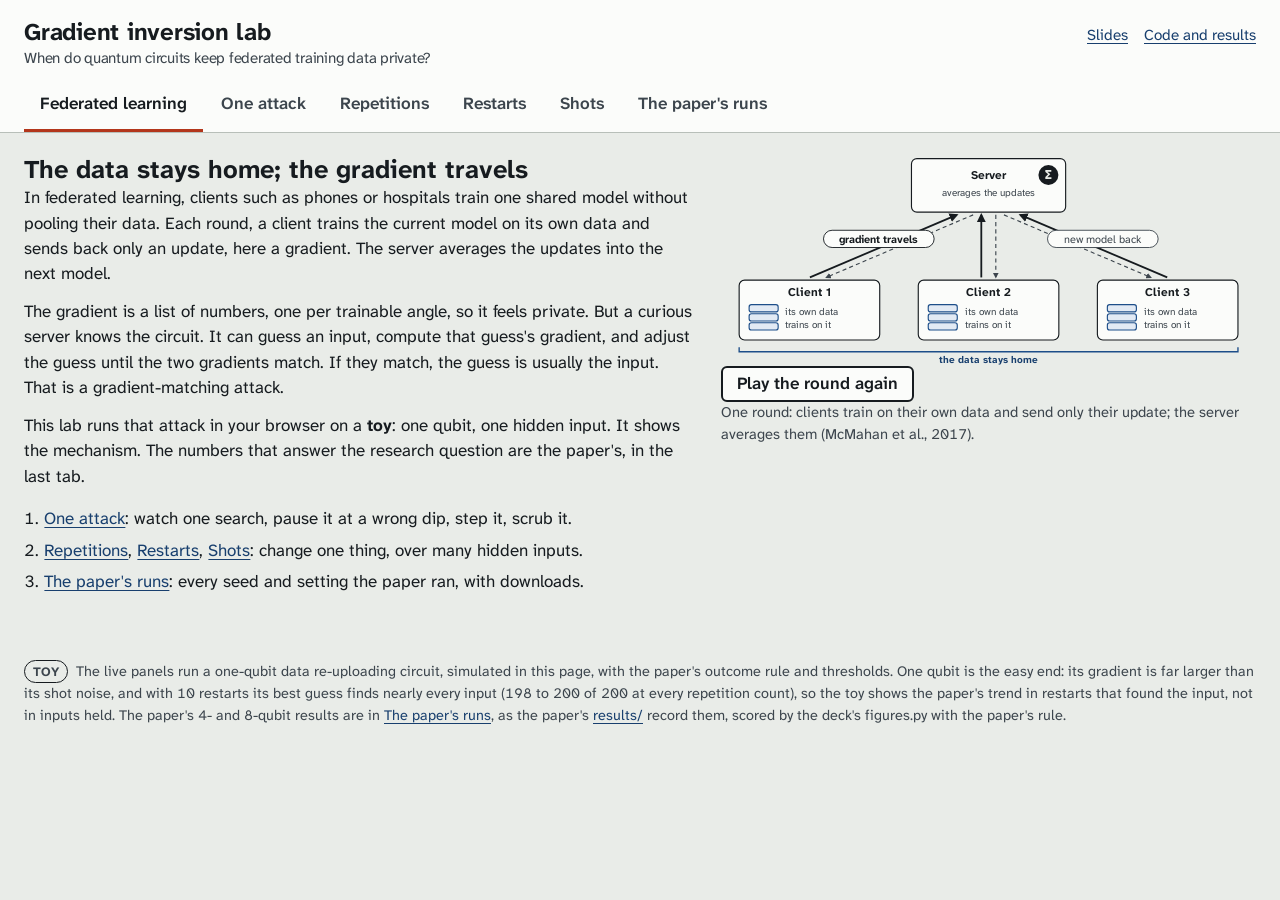
<file: qfl-privacy/lab/index.html>
<!doctype html>
<html lang="en">
<head>
  <meta charset="utf-8">
  <meta name="viewport" content="width=device-width, initial-scale=1">
  <title>Gradient Inversion Lab</title>
  <meta name="description" content="A live lab for the CSCI-739 talk When do quantum circuits keep federated training data private?: run a gradient-matching attack on a one-qubit re-uploading circuit in your browser, step through its search, compare settings over many hidden inputs, and browse every run the paper made.">
  <meta property="og:title" content="Gradient Inversion Lab">
  <meta property="og:description" content="Run a gradient-matching attack on a toy quantum circuit in your browser, beside every run the paper made.">
  <!-- Inside a slide the page follows the deck, which is light. -->
  <script>if (/(^|[#&])embed=1(&|$)/.test(location.hash)) document.documentElement.dataset.theme = "light";</script>
  <link rel="stylesheet" href="app.css">
</head>
<body>
<header class="top">
  <div class="top-in">
    <div class="brand">
      <h1>Gradient inversion lab<small>When do quantum circuits keep federated training data private?</small></h1>
      <nav class="links" aria-label="Elsewhere">
        <a href="../index.html">Slides</a>
        <a href="https://github.com/ajbarea/csci739-qfl-privacy">Code and results</a>
      </nav>
    </div>
    <div class="tabs" role="tablist" aria-label="Lab sections"></div>
  </div>
</header>
<main>
  <section class="view" id="view-intro" data-tab="intro" role="tabpanel" hidden>
    <div class="intro">
      <div>
        <h2>The data stays home; the gradient travels</h2>
        <p class="lede">In federated learning, clients such as phones or hospitals train one shared model without pooling their data. Each round, a client trains the current model on its own data and sends back only an update, here a gradient. The server averages the updates into the next model.</p>
        <p>The gradient is a list of numbers, one per trainable angle, so it feels private. But a curious server knows the circuit. It can guess an input, compute that guess's gradient, and adjust the guess until the two gradients match. If they match, the guess is usually the input. That is a gradient-matching attack.</p>
        <p>This lab runs that attack in your browser on a <b>toy</b>: one qubit, one hidden input. It shows the mechanism. The numbers that answer the research question are the paper's, in the last tab.</p>
        <ol class="steps-list">
          <li><a href="#tab=attack">One attack</a>: watch one search, pause it at a wrong dip, step it, scrub it.</li>
          <li><a href="#tab=reps">Repetitions</a>, <a href="#tab=restarts">Restarts</a>, <a href="#tab=shots">Shots</a>: change one thing, over many hidden inputs.</li>
          <li><a href="#tab=runs">The paper's runs</a>: every seed and setting the paper ran, with downloads.</li>
        </ol>
      </div>
      <figure>
    <svg class="fl" viewBox="0 0 1180 466" role="img" aria-label="Diagram of one round of federated learning: three clients each keep their own data and train on it; each sends only its update, here a gradient, up to the server; the server averages the updates and sends the new model back down to every client.">
      <defs>
        <marker id="fl-up" viewBox="0 0 10 10" refX="8" refY="5" markerWidth="5" markerHeight="5" orient="auto"><path class="up-head" d="M0,0 L10,5 L0,10 z"/></marker>
        <marker id="fl-down" viewBox="0 0 10 10" refX="8" refY="5" markerWidth="5" markerHeight="5" orient="auto"><path class="down-head" d="M0,0 L10,5 L0,10 z"/></marker>
      </defs>
      <rect class="box server" x="420" y="8" width="340" height="118" rx="12"/>
      <text class="box-title" x="590" y="52" text-anchor="middle">Server</text>
      <text class="box-text" x="590" y="90" text-anchor="middle">averages the updates</text>
      <g class="avg"><circle cx="722" cy="44" r="22"/><text x="722" y="53" text-anchor="middle">Σ</text></g>
      <path class="up" d="M196,270 L520,132" marker-end="url(#fl-up)"/>
      <path class="down" d="M556,132 L232,270" marker-end="url(#fl-down)"/>
      <path class="up" d="M574,270 L574,132" marker-end="url(#fl-up)"/>
      <path class="down" d="M606,132 L606,270" marker-end="url(#fl-down)"/>
      <path class="up" d="M984,270 L660,132" marker-end="url(#fl-up)"/>
      <path class="down" d="M624,132 L948,270" marker-end="url(#fl-down)"/>
      <circle class="g-dot" r="11" style="offset-path: path('M196,270 L520,132'); --d: 0.3s"/>
      <circle class="g-dot" r="11" style="offset-path: path('M574,270 L574,132'); --d: 0.5s"/>
      <circle class="g-dot" r="11" style="offset-path: path('M984,270 L660,132'); --d: 0.7s"/>
      <circle class="m-dot" r="9" style="offset-path: path('M556,132 L232,270'); --d: 2.5s"/>
      <circle class="m-dot" r="9" style="offset-path: path('M606,132 L606,270'); --d: 2.5s"/>
      <circle class="m-dot" r="9" style="offset-path: path('M624,132 L948,270'); --d: 2.5s"/>
      <rect class="chip" x="226" y="166" width="244" height="38" rx="19"/>
      <text class="chip-text" x="348" y="193" text-anchor="middle">gradient travels</text>
      <rect class="chip model" x="720" y="166" width="244" height="38" rx="19"/>
      <text class="chip-text model" x="842" y="193" text-anchor="middle">new model back</text>
      <g class="client">
        <rect class="box" x="40" y="276" width="310" height="132" rx="12"/>
        <text class="box-title" x="195" y="312" text-anchor="middle">Client 1</text>
        <rect class="data" x="62" y="330" width="64" height="16" rx="5"/><rect class="data" x="62" y="350" width="64" height="16" rx="5"/><rect class="data" x="62" y="370" width="64" height="16" rx="5"/>
        <text class="box-text" x="142" y="352">its own data</text>
        <text class="box-text" x="142" y="382">trains on it</text>
      </g>
      <g class="client">
        <rect class="box" x="435" y="276" width="310" height="132" rx="12"/>
        <text class="box-title" x="590" y="312" text-anchor="middle">Client 2</text>
        <rect class="data" x="457" y="330" width="64" height="16" rx="5"/><rect class="data" x="457" y="350" width="64" height="16" rx="5"/><rect class="data" x="457" y="370" width="64" height="16" rx="5"/>
        <text class="box-text" x="537" y="352">its own data</text>
        <text class="box-text" x="537" y="382">trains on it</text>
      </g>
      <g class="client">
        <rect class="box" x="830" y="276" width="310" height="132" rx="12"/>
        <text class="box-title" x="985" y="312" text-anchor="middle">Client 3</text>
        <rect class="data" x="852" y="330" width="64" height="16" rx="5"/><rect class="data" x="852" y="350" width="64" height="16" rx="5"/><rect class="data" x="852" y="370" width="64" height="16" rx="5"/>
        <text class="box-text" x="932" y="352">its own data</text>
        <text class="box-text" x="932" y="382">trains on it</text>
      </g>
      <path class="home" d="M40,424 L40,434 L1140,434 L1140,424"/>
      <text class="home-text" x="590" y="458" text-anchor="middle">the data stays home</text>
    </svg>
        <button class="btn" type="button" id="fl-again">Play the round again</button>
        <figcaption class="note">One round: clients train on their own data and send only their update; the server averages them (McMahan et al., 2017).</figcaption>
      </figure>
    </div>
  </section>
  <section class="view" id="view-attack" data-tab="attack" role="tabpanel" hidden></section>
  <section class="view" id="view-reps" data-tab="reps" role="tabpanel" hidden></section>
  <section class="view" id="view-restarts" data-tab="restarts" role="tabpanel" hidden></section>
  <section class="view" id="view-shots" data-tab="shots" role="tabpanel" hidden></section>
  <section class="view" id="view-runs" data-tab="runs" role="tabpanel" hidden></section>
  <p class="sr-only" role="status" id="status"></p>
</main>
<footer>
  <p><span class="toy-tag">Toy</span>The live panels run a one-qubit data re-uploading circuit, simulated in this page, with the paper's outcome rule and thresholds. One qubit is the easy end: its gradient is far larger than its shot noise, and with 10 restarts its best guess finds nearly every input (198 to 200 of 200 at every repetition count), so the toy shows the paper's trend in restarts that found the input, not in inputs held. The paper's 4- and 8-qubit results are in <a href="#tab=runs">The paper's runs</a>, as the paper's <a href="https://github.com/ajbarea/csci739-qfl-privacy/tree/main/results">results/</a> record them, scored by the deck's figures.py with the paper's rule.</p>
</footer>
<script src="../lab-sim.js"></script>
<script src="data/runs.js"></script>
<script src="jobs.js"></script>
<script src="app.js"></script>
</body>
</html>
</file>
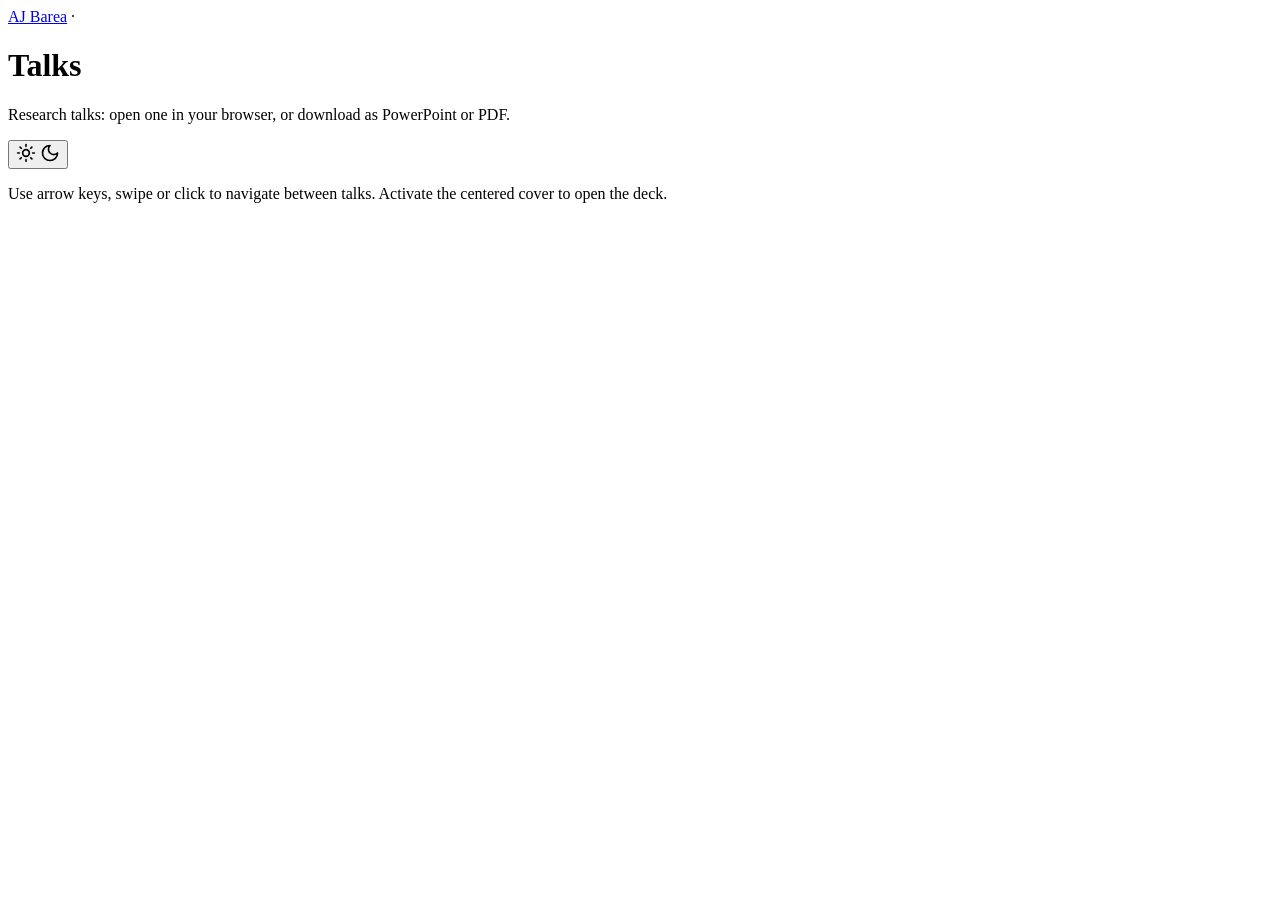
<file: scripts/index/index.html>
<!doctype html>
<html lang="en">
<head>
  <meta charset="utf-8">
  <meta name="viewport" content="width=device-width, initial-scale=1">
  <meta name="color-scheme" content="light dark">
  <title>Talks by AJ Barea</title>
  <meta name="description"
    content="Research talks by AJ Barea: open one in your browser, or download it as PowerPoint or PDF.">
  <meta property="og:title" content="Talks by AJ Barea">
  <meta property="og:description"
    content="Research talks: open one in your browser, or download it as PowerPoint or PDF.">
  <script>
    document.documentElement.classList.add("flow");
    (() => {
      const saved = localStorage.getItem("talks-theme");
      if (saved === "light" || saved === "dark") {
        document.documentElement.setAttribute("data-theme", saved);
      }
    })();
  </script>
  <style>
/* index.css */
  </style>
</head>
<body>
<main>
  <header>
    <div class="header-main">
      <div class="brand-row">
        <a class="brand-link" href="https://ajbarea.github.io/">AJ Barea</a>
        <span class="sep" aria-hidden="true">·</span>
        <h1>Talks</h1>
      </div>
      <p class="tagline">Research talks: open one in your browser, or download as PowerPoint or PDF.</p>
    </div>
    <div class="header-actions">
      <button class="theme-toggle" type="button" aria-label="Switch to dark theme" title="Toggle light/dark theme">
        <svg class="icon-sun" aria-hidden="true" viewBox="0 0 24 24" width="20" height="20" fill="none" stroke="currentColor" stroke-width="2" stroke-linecap="round" stroke-linejoin="round">
          <circle cx="12" cy="12" r="4"/><path d="M12 2v2M12 20v2M4.93 4.93l1.41 1.41M17.66 17.66l1.41 1.41M2 12h2M20 12h2M6.34 17.66l-1.41 1.41M19.07 4.93l-1.41 1.41"/>
        </svg>
        <svg class="icon-moon" aria-hidden="true" viewBox="0 0 24 24" width="20" height="20" fill="none" stroke="currentColor" stroke-width="2" stroke-linecap="round" stroke-linejoin="round">
          <path d="M12 3a6 6 0 0 0 9 9 9 9 0 1 1-9-9Z"/>
        </svg>
      </button>
    </div>
  </header>
  <p id="carousel-help" class="sr-only">Use arrow keys, swipe or click to navigate between talks. Activate the centered cover to open the deck.</p>
  <section class="talks" id="talks" aria-label="Talks" aria-describedby="carousel-help">
    <div class="stage">
      <button class="step prev" type="button" aria-label="Previous talk" hidden>
        <svg aria-hidden="true" viewBox="0 0 24 24" width="22" height="22" fill="none" stroke="currentColor"
          stroke-width="2.25" stroke-linecap="round" stroke-linejoin="round"><path d="M15 5l-7 7 7 7"/></svg>
      </button>
      <button class="step next" type="button" aria-label="Next talk" hidden>
        <svg aria-hidden="true" viewBox="0 0 24 24" width="22" height="22" fill="none" stroke="currentColor"
          stroke-width="2.25" stroke-linecap="round" stroke-linejoin="round"><path d="M9 5l7 7-7 7"/></svg>
      </button>
      <div class="covers">
<!-- talks -->
      </div>
      <div class="dots" aria-hidden="true" hidden></div>
    </div>
    <p class="sr-only" aria-live="polite" aria-atomic="true"></p>
  </section>
</main>
<script>
/* index.js */
</script>
</body>
</html>
</file>
<file: vendor/reveal/reveal.css>
.reveal .stretch,.reveal .r-stretch{max-width:none;max-height:none}.reveal pre.stretch code,.reveal pre.r-stretch code{box-sizing:border-box;height:100%;max-height:100%}.reveal .r-fit-text{white-space:nowrap;display:inline-block}.reveal .r-stack{grid-template-rows:100%;display:grid}.reveal .r-stack>*{grid-area:1/1;margin:auto}.reveal .r-vstack,.reveal .r-hstack{display:flex}.reveal .r-vstack img,.reveal .r-vstack video,.reveal .r-hstack img,.reveal .r-hstack video{object-fit:contain;min-width:0;min-height:0}.reveal .r-vstack{flex-direction:column;justify-content:center;align-items:center}.reveal .r-hstack{flex-direction:row;justify-content:center;align-items:center}.reveal .items-stretch{align-items:stretch}.reveal .items-start{align-items:flex-start}.reveal .items-center{align-items:center}.reveal .items-end{align-items:flex-end}.reveal .justify-between{justify-content:space-between}.reveal .justify-around{justify-content:space-around}.reveal .justify-start{justify-content:flex-start}.reveal .justify-center{justify-content:center}.reveal .justify-end{justify-content:flex-end}html.reveal-full-page{width:100%;height:100vh;height:calc(var(--vh,1vh) * 100);height:100dvh;overflow:hidden}.reveal-viewport{color:#000;--r-controls-spacing:12px;--r-overlay-header-height:40px;--r-overlay-margin:0px;--r-overlay-padding:6px;--r-overlay-gap:5px;background-color:#fff;height:100%;margin:0;line-height:1;position:relative;overflow:hidden}@media screen and (width<=1024px),(height<=768px){.reveal-viewport{--r-overlay-header-height:26px}}.reveal-viewport:fullscreen{width:100%!important;height:100%!important;top:0!important;left:0!important;transform:none!important}.reveal .fragment{transition:all .2s}.reveal .fragment:not(.custom){opacity:0;visibility:hidden;will-change:opacity}.reveal .fragment.visible{opacity:1;visibility:inherit}.reveal .fragment.disabled{transition:none}.reveal .fragment.grow{opacity:1;visibility:inherit}.reveal .fragment.grow.visible{transform:scale(1.3)}.reveal .fragment.shrink{opacity:1;visibility:inherit}.reveal .fragment.shrink.visible{transform:scale(.7)}.reveal .fragment.zoom-in{transform:scale(.1)}.reveal .fragment.zoom-in.visible{transform:none}.reveal .fragment.fade-out{opacity:1;visibility:inherit}.reveal .fragment.fade-out.visible{opacity:0;visibility:hidden}.reveal .fragment.semi-fade-out{opacity:1;visibility:inherit}.reveal .fragment.semi-fade-out.visible{opacity:.5;visibility:inherit}.reveal .fragment.strike{opacity:1;visibility:inherit}.reveal .fragment.strike.visible{text-decoration:line-through}.reveal .fragment.fade-up{transform:translateY(40px)}.reveal .fragment.fade-up.visible{transform:translate(0)}.reveal .fragment.fade-down{transform:translateY(-40px)}.reveal .fragment.fade-down.visible{transform:translate(0)}.reveal .fragment.fade-right{transform:translate(-40px)}.reveal .fragment.fade-right.visible{transform:translate(0)}.reveal .fragment.fade-left{transform:translate(40px)}.reveal .fragment.fade-left.visible{transform:translate(0)}.reveal .fragment.fade-in-then-out,.reveal .fragment.current-visible{opacity:0;visibility:hidden}.reveal .fragment.fade-in-then-out.current-fragment,.reveal .fragment.current-visible.current-fragment{opacity:1;visibility:inherit}.reveal .fragment.fade-in-then-semi-out{opacity:0;visibility:hidden}.reveal .fragment.fade-in-then-semi-out.visible{opacity:.5;visibility:inherit}.reveal .fragment.fade-in-then-semi-out.current-fragment,.reveal .fragment.highlight-red,.reveal .fragment.highlight-current-red,.reveal .fragment.highlight-green,.reveal .fragment.highlight-current-green,.reveal .fragment.highlight-blue,.reveal .fragment.highlight-current-blue{opacity:1;visibility:inherit}.reveal .fragment.highlight-red.visible{color:#ff2c2d}.reveal .fragment.highlight-green.visible{color:#17ff2e}.reveal .fragment.highlight-blue.visible{color:#1b91ff}.reveal .fragment.highlight-current-red.current-fragment{color:#ff2c2d}.reveal .fragment.highlight-current-green.current-fragment{color:#17ff2e}.reveal .fragment.highlight-current-blue.current-fragment{color:#1b91ff}.reveal:after{content:"";font-style:italic}.reveal iframe{z-index:1}.reveal a{position:relative}@keyframes bounce-right{0%,10%,25%,40%,50%{transform:translate(0)}20%{transform:translate(10px)}30%{transform:translate(-5px)}}@keyframes bounce-left{0%,10%,25%,40%,50%{transform:translate(0)}20%{transform:translate(-10px)}30%{transform:translate(5px)}}@keyframes bounce-down{0%,10%,25%,40%,50%{transform:translateY(0)}20%{transform:translateY(10px)}30%{transform:translateY(-5px)}}.reveal .controls{top:auto;bottom:var(--r-controls-spacing);right:var(--r-controls-spacing);z-index:11;color:#000;pointer-events:none;font-size:10px;display:none;position:absolute;left:auto}.reveal .controls button{cursor:pointer;color:currentColor;z-index:2;pointer-events:auto;font-size:inherit;visibility:hidden;opacity:0;-webkit-appearance:none;-webkit-tap-highlight-color:#0000;background-color:#0000;border:0;outline:0;padding:0;transition:color .2s,opacity .2s,transform .2s;position:absolute;transform:scale(.9999)}.reveal .controls .controls-arrow:before,.reveal .controls .controls-arrow:after{content:"";transform-origin:.2em;will-change:transform;background-color:currentColor;border-radius:.25em;width:2.6em;height:.5em;transition:all .15s,background-color .8s;position:absolute;top:0;left:0}.reveal .controls .controls-arrow{width:3.6em;height:3.6em;position:relative}.reveal .controls .controls-arrow:before{transform:translate(.5em)translateY(1.55em)rotate(45deg)}.reveal .controls .controls-arrow:after{transform:translate(.5em)translateY(1.55em)rotate(-45deg)}.reveal .controls .controls-arrow:hover:before{transform:translate(.5em)translateY(1.55em)rotate(40deg)}.reveal .controls .controls-arrow:hover:after{transform:translate(.5em)translateY(1.55em)rotate(-40deg)}.reveal .controls .controls-arrow:active:before{transform:translate(.5em)translateY(1.55em)rotate(36deg)}.reveal .controls .controls-arrow:active:after{transform:translate(.5em)translateY(1.55em)rotate(-36deg)}.reveal .controls .navigate-left{bottom:3.2em;right:6.4em;transform:translate(-10px)}.reveal .controls .navigate-left.highlight{animation:2s ease-out 50 both bounce-left}.reveal .controls .navigate-right{bottom:3.2em;right:0;transform:translate(10px)}.reveal .controls .navigate-right .controls-arrow{transform:rotate(180deg)}.reveal .controls .navigate-right.highlight{animation:2s ease-out 50 both bounce-right}.reveal .controls .navigate-up{bottom:6.4em;right:3.2em;transform:translateY(-10px)}.reveal .controls .navigate-up .controls-arrow{transform:rotate(90deg)}.reveal .controls .navigate-down{padding-bottom:1.4em;bottom:-1.4em;right:3.2em;transform:translateY(10px)}.reveal .controls .navigate-down .controls-arrow{transform:rotate(-90deg)}.reveal .controls .navigate-down.highlight{animation:2s ease-out 50 both bounce-down}.reveal .controls[data-controls-back-arrows=faded] .navigate-up.enabled{opacity:.3}.reveal .controls[data-controls-back-arrows=faded] .navigate-up.enabled:hover{opacity:1}.reveal .controls[data-controls-back-arrows=hidden] .navigate-up.enabled{opacity:0;visibility:hidden}.reveal .controls .enabled{visibility:visible;opacity:.9;cursor:pointer;transform:none}.reveal .controls .enabled.fragmented{opacity:.5}.reveal .controls .enabled:hover,.reveal .controls .enabled.fragmented:hover{opacity:1}.reveal:not(.rtl) .controls[data-controls-back-arrows=faded] .navigate-left.enabled{opacity:.3}.reveal:not(.rtl) .controls[data-controls-back-arrows=faded] .navigate-left.enabled:hover{opacity:1}.reveal:not(.rtl) .controls[data-controls-back-arrows=hidden] .navigate-left.enabled{opacity:0;visibility:hidden}.reveal.rtl .controls[data-controls-back-arrows=faded] .navigate-right.enabled{opacity:.3}.reveal.rtl .controls[data-controls-back-arrows=faded] .navigate-right.enabled:hover{opacity:1}.reveal.rtl .controls[data-controls-back-arrows=hidden] .navigate-right.enabled{opacity:0;visibility:hidden}.reveal[data-navigation-mode=linear].has-horizontal-slides .navigate-up,.reveal[data-navigation-mode=linear].has-horizontal-slides .navigate-down{display:none}.reveal[data-navigation-mode=linear].has-horizontal-slides .navigate-left,.reveal:not(.has-vertical-slides) .controls .navigate-left{bottom:1.4em;right:5.5em}.reveal[data-navigation-mode=linear].has-horizontal-slides .navigate-right,.reveal:not(.has-vertical-slides) .controls .navigate-right{bottom:1.4em;right:.5em}.reveal:not(.has-horizontal-slides) .controls .navigate-up{bottom:5em;right:1.4em}.reveal:not(.has-horizontal-slides) .controls .navigate-down{bottom:.5em;right:1.4em}.reveal.has-dark-background .controls{color:#fff}.reveal.has-light-background .controls{color:#000}.reveal.no-hover .controls .controls-arrow:hover:before,.reveal.no-hover .controls .controls-arrow:active:before{transform:translate(.5em)translateY(1.55em)rotate(45deg)}.reveal.no-hover .controls .controls-arrow:hover:after,.reveal.no-hover .controls .controls-arrow:active:after{transform:translate(.5em)translateY(1.55em)rotate(-45deg)}@media screen and (width>=500px){.reveal-viewport{--r-controls-spacing:.8em}.reveal .controls[data-controls-layout=edges]{inset:0}.reveal .controls[data-controls-layout=edges] .navigate-left,.reveal .controls[data-controls-layout=edges] .navigate-right,.reveal .controls[data-controls-layout=edges] .navigate-up,.reveal .controls[data-controls-layout=edges] .navigate-down{bottom:auto;right:auto}.reveal .controls[data-controls-layout=edges] .navigate-left{top:50%;left:var(--r-controls-spacing);margin-top:-1.8em}.reveal .controls[data-controls-layout=edges] .navigate-right{top:50%;right:var(--r-controls-spacing);margin-top:-1.8em}.reveal .controls[data-controls-layout=edges] .navigate-up{top:var(--r-controls-spacing);margin-left:-1.8em;left:50%}.reveal .controls[data-controls-layout=edges] .navigate-down{bottom:calc(var(--r-controls-spacing) - 1.4em + .3em);margin-left:-1.8em;left:50%}}.reveal .progress{z-index:10;color:#fff;background-color:#0003;width:100%;height:3px;display:none;position:absolute;bottom:0;left:0}.reveal .progress:after{content:"";width:100%;height:10px;display:block;position:absolute;top:-10px}.reveal .progress span{transform-origin:0 0;background-color:currentColor;width:100%;height:100%;transition:transform .8s cubic-bezier(.26,.86,.44,.985);display:block;transform:scaleX(0)}.reveal .slide-number{z-index:31;color:#fff;background-color:#0006;padding:5px;font-family:Helvetica,sans-serif;font-size:12px;line-height:1;display:block;position:absolute;bottom:8px;right:8px}.reveal .slide-number a{color:currentColor}.reveal .slide-number-delimiter{margin:0 3px}.reveal{touch-action:pinch-zoom;width:100%;height:100%;position:relative;overflow:hidden}.reveal.embedded{touch-action:pan-y}.reveal.embedded.is-vertical-slide{touch-action:none}.reveal .slides{pointer-events:none;z-index:1;text-align:center;perspective:600px;perspective-origin:50% 40%;width:100%;height:100%;margin:auto;position:absolute;inset:0;overflow:visible}.reveal .slides>section{perspective:600px}.reveal .slides>section,.reveal .slides>section>section{pointer-events:auto;z-index:10;transform-style:flat;width:100%;transition:transform-origin .8s cubic-bezier(.26,.86,.44,.985),transform .8s cubic-bezier(.26,.86,.44,.985),visibility .8s cubic-bezier(.26,.86,.44,.985),opacity .8s cubic-bezier(.26,.86,.44,.985);display:none;position:absolute}.reveal[data-transition-speed=fast] .slides section{transition-duration:.4s}.reveal[data-transition-speed=slow] .slides section{transition-duration:1.2s}.reveal .slides section[data-transition-speed=fast]{transition-duration:.4s}.reveal .slides section[data-transition-speed=slow]{transition-duration:1.2s}.reveal .slides>section.stack{pointer-events:none;height:100%;padding-top:0;padding-bottom:0}.reveal .slides>section.present,.reveal .slides>section>section.present{z-index:11;opacity:1;display:block}.reveal .slides>section:empty,.reveal .slides>section>section:empty,.reveal .slides>section[data-background-interactive],.reveal .slides>section>section[data-background-interactive]{pointer-events:none}.reveal.center,.reveal.center .slides,.reveal.center .slides section{min-height:0!important}.reveal .slides>section:not(.present),.reveal .slides>section>section:not(.present){pointer-events:none}.reveal.overview .slides>section,.reveal.overview .slides>section>section{pointer-events:auto}.reveal .slides>section.past,.reveal .slides>section.future,.reveal .slides>section.past>section,.reveal .slides>section.future>section,.reveal .slides>section>section.past,.reveal .slides>section>section.future{opacity:0}.reveal .slides>section[data-transition=slide].past,.reveal .slides>section[data-transition~=slide-out].past,.reveal.slide .slides>section:not([data-transition]).past{transform:translate(-150%)}.reveal .slides>section[data-transition=slide].future,.reveal .slides>section[data-transition~=slide-in].future,.reveal.slide .slides>section:not([data-transition]).future{transform:translate(150%)}.reveal .slides>section>section[data-transition=slide].past,.reveal .slides>section>section[data-transition~=slide-out].past,.reveal.slide .slides>section>section:not([data-transition]).past{transform:translateY(-150%)}.reveal .slides>section>section[data-transition=slide].future,.reveal .slides>section>section[data-transition~=slide-in].future,.reveal.slide .slides>section>section:not([data-transition]).future{transform:translateY(150%)}.reveal .slides>section[data-transition=linear].past,.reveal .slides>section[data-transition~=linear-out].past,.reveal.linear .slides>section:not([data-transition]).past{transform:translate(-150%)}.reveal .slides>section[data-transition=linear].future,.reveal .slides>section[data-transition~=linear-in].future,.reveal.linear .slides>section:not([data-transition]).future{transform:translate(150%)}.reveal .slides>section>section[data-transition=linear].past,.reveal .slides>section>section[data-transition~=linear-out].past,.reveal.linear .slides>section>section:not([data-transition]).past{transform:translateY(-150%)}.reveal .slides>section>section[data-transition=linear].future,.reveal .slides>section>section[data-transition~=linear-in].future,.reveal.linear .slides>section>section:not([data-transition]).future{transform:translateY(150%)}.reveal .slides section[data-transition=default].stack,.reveal.default .slides section.stack{transform-style:preserve-3d}.reveal .slides>section[data-transition=default].past,.reveal .slides>section[data-transition~=default-out].past,.reveal.default .slides>section:not([data-transition]).past{transform:translate(-100%)rotateY(-90deg)translate(-100%)}.reveal .slides>section[data-transition=default].future,.reveal .slides>section[data-transition~=default-in].future,.reveal.default .slides>section:not([data-transition]).future{transform:translate(100%)rotateY(90deg)translate(100%)}.reveal .slides>section>section[data-transition=default].past,.reveal .slides>section>section[data-transition~=default-out].past,.reveal.default .slides>section>section:not([data-transition]).past{transform:translateY(-300px)rotateX(70deg)translateY(-300px)}.reveal .slides>section>section[data-transition=default].future,.reveal .slides>section>section[data-transition~=default-in].future,.reveal.default .slides>section>section:not([data-transition]).future{transform:translateY(300px)rotateX(-70deg)translateY(300px)}.reveal .slides section[data-transition=convex].stack,.reveal.convex .slides section.stack{transform-style:preserve-3d}.reveal .slides>section[data-transition=convex].past,.reveal .slides>section[data-transition~=convex-out].past,.reveal.convex .slides>section:not([data-transition]).past{transform:translate(-100%)rotateY(-90deg)translate(-100%)}.reveal .slides>section[data-transition=convex].future,.reveal .slides>section[data-transition~=convex-in].future,.reveal.convex .slides>section:not([data-transition]).future{transform:translate(100%)rotateY(90deg)translate(100%)}.reveal .slides>section>section[data-transition=convex].past,.reveal .slides>section>section[data-transition~=convex-out].past,.reveal.convex .slides>section>section:not([data-transition]).past{transform:translateY(-300px)rotateX(70deg)translateY(-300px)}.reveal .slides>section>section[data-transition=convex].future,.reveal .slides>section>section[data-transition~=convex-in].future,.reveal.convex .slides>section>section:not([data-transition]).future{transform:translateY(300px)rotateX(-70deg)translateY(300px)}.reveal .slides section[data-transition=concave].stack,.reveal.concave .slides section.stack{transform-style:preserve-3d}.reveal .slides>section[data-transition=concave].past,.reveal .slides>section[data-transition~=concave-out].past,.reveal.concave .slides>section:not([data-transition]).past{transform:translate(-100%)rotateY(90deg)translate(-100%)}.reveal .slides>section[data-transition=concave].future,.reveal .slides>section[data-transition~=concave-in].future,.reveal.concave .slides>section:not([data-transition]).future{transform:translate(100%)rotateY(-90deg)translate(100%)}.reveal .slides>section>section[data-transition=concave].past,.reveal .slides>section>section[data-transition~=concave-out].past,.reveal.concave .slides>section>section:not([data-transition]).past{transform:translateY(-80%)rotateX(-70deg)translateY(-80%)}.reveal .slides>section>section[data-transition=concave].future,.reveal .slides>section>section[data-transition~=concave-in].future,.reveal.concave .slides>section>section:not([data-transition]).future{transform:translateY(80%)rotateX(70deg)translateY(80%)}.reveal .slides section[data-transition=zoom],.reveal.zoom .slides section:not([data-transition]){transition-timing-function:ease}.reveal .slides>section[data-transition=zoom].past,.reveal .slides>section[data-transition~=zoom-out].past,.reveal.zoom .slides>section:not([data-transition]).past{visibility:hidden;transform:scale(16)}.reveal .slides>section[data-transition=zoom].future,.reveal .slides>section[data-transition~=zoom-in].future,.reveal.zoom .slides>section:not([data-transition]).future{visibility:hidden;transform:scale(.2)}.reveal .slides>section>section[data-transition=zoom].past,.reveal .slides>section>section[data-transition~=zoom-out].past,.reveal.zoom .slides>section>section:not([data-transition]).past{transform:scale(16)}.reveal .slides>section>section[data-transition=zoom].future,.reveal .slides>section>section[data-transition~=zoom-in].future,.reveal.zoom .slides>section>section:not([data-transition]).future{transform:scale(.2)}.reveal.cube .slides{perspective:1300px}.reveal.cube .slides section{backface-visibility:hidden;box-sizing:border-box;min-height:700px;transform-style:preserve-3d;padding:30px}.reveal.center.cube .slides section{min-height:0}.reveal.cube .slides section:not(.stack):before{content:"";background:#0000001a;border-radius:4px;width:100%;height:100%;display:block;position:absolute;top:0;left:0;transform:translateZ(-20px)}.reveal.cube .slides section:not(.stack):after{content:"";z-index:1;background:0 0;border-radius:4px;width:90%;height:30px;display:block;position:absolute;bottom:0;left:5%;transform:translateZ(-90px)rotateX(65deg);box-shadow:0 95px 25px #0003}.reveal.cube .slides>section.stack{background:0 0;padding:0}.reveal.cube .slides>section.past{transform-origin:100% 0;transform:translate(-100%)rotateY(-90deg)}.reveal.cube .slides>section.future{transform-origin:0 0;transform:translate(100%)rotateY(90deg)}.reveal.cube .slides>section>section.past{transform-origin:0 100%;transform:translateY(-100%)rotateX(90deg)}.reveal.cube .slides>section>section.future{transform-origin:0 0;transform:translateY(100%)rotateX(-90deg)}.reveal.page .slides{perspective-origin:0%;perspective:3000px}.reveal.page .slides section{box-sizing:border-box;min-height:700px;transform-style:preserve-3d;padding:30px}.reveal.page .slides section.past{z-index:12}.reveal.page .slides section:not(.stack):before{content:"";background:#0000001a;width:100%;height:100%;display:block;position:absolute;top:0;left:0;transform:translateZ(-20px)}.reveal.page .slides section:not(.stack):after{content:"";z-index:1;background:0 0;border-radius:4px;width:90%;height:30px;display:block;position:absolute;bottom:0;left:5%;transform:translateZ(-90px)rotateX(65deg);box-shadow:0 95px 25px #0003}.reveal.page .slides>section.stack{background:0 0;padding:0}.reveal.page .slides>section.past{transform-origin:0 0;transform:translate(-40%)rotateY(-80deg)}.reveal.page .slides>section.future{transform-origin:100% 0;transform:translate(0,0)}.reveal.page .slides>section>section.past{transform-origin:0 0;transform:translateY(-40%)rotateX(80deg)}.reveal.page .slides>section>section.future{transform-origin:0 100%;transform:translate(0,0)}.reveal .slides section[data-transition=fade],.reveal.fade .slides section:not([data-transition]),.reveal.fade .slides>section>section:not([data-transition]){transition:opacity .5s;transform:none}.reveal.fade.overview .slides section,.reveal.fade.overview .slides>section>section{transition:none}.reveal .slides section[data-transition=none],.reveal.none .slides section:not([data-transition]){transition:none;transform:none}.reveal .pause-overlay{visibility:hidden;opacity:0;z-index:100;background:#000;width:100%;height:100%;transition:all 1s;position:absolute;top:0;left:0}.reveal .pause-overlay .resume-button{color:#ccc;cursor:pointer;background:0 0;border:2px solid #ccc;border-radius:2px;padding:6px 14px;font-size:16px;position:absolute;bottom:20px;right:20px}.reveal .pause-overlay .resume-button:hover{color:#fff;border-color:#fff}.reveal.paused .pause-overlay{visibility:visible;opacity:1}.reveal .no-transition,.reveal .no-transition *,.reveal .slides.disable-slide-transitions section{transition:none!important}.reveal .slides.disable-slide-transitions section{transform:none!important}.reveal .backgrounds{perspective:600px;width:100%;height:100%;position:absolute;top:0;left:0}.reveal .slide-background{opacity:0;visibility:hidden;background-color:#0000;width:100%;height:100%;transition:all .8s cubic-bezier(.26,.86,.44,.985);display:none;position:absolute;overflow:hidden}.reveal .slide-background-content{background-position:50%;background-repeat:no-repeat;background-size:cover;width:100%;height:100%;position:absolute}.reveal .slide-background.stack{display:block}.reveal .slide-background.present{opacity:1;visibility:visible;z-index:2}.print-pdf .reveal .slide-background{opacity:1!important;visibility:visible!important}.reveal .slide-background video{object-fit:cover;width:100%;max-width:none;height:100%;max-height:none;position:absolute;top:0;left:0}.reveal .slide-background[data-background-size=contain] video{object-fit:contain}.reveal[data-background-transition=none]>.backgrounds .slide-background:not([data-background-transition]),.reveal>.backgrounds .slide-background[data-background-transition=none]{transition:none}.reveal[data-background-transition=slide]>.backgrounds .slide-background:not([data-background-transition]),.reveal>.backgrounds .slide-background[data-background-transition=slide]{opacity:1}.reveal[data-background-transition=slide]>.backgrounds .slide-background.past:not([data-background-transition]),.reveal>.backgrounds .slide-background.past[data-background-transition=slide]{transform:translate(-100%)}.reveal[data-background-transition=slide]>.backgrounds .slide-background.future:not([data-background-transition]),.reveal>.backgrounds .slide-background.future[data-background-transition=slide]{transform:translate(100%)}.reveal[data-background-transition=slide]>.backgrounds .slide-background>.slide-background.past:not([data-background-transition]),.reveal>.backgrounds .slide-background>.slide-background.past[data-background-transition=slide]{transform:translateY(-100%)}.reveal[data-background-transition=slide]>.backgrounds .slide-background>.slide-background.future:not([data-background-transition]),.reveal>.backgrounds .slide-background>.slide-background.future[data-background-transition=slide]{transform:translateY(100%)}.reveal[data-background-transition=convex]>.backgrounds .slide-background.past:not([data-background-transition]),.reveal>.backgrounds .slide-background.past[data-background-transition=convex]{opacity:0;transform:translate(-100%)rotateY(-90deg)translate(-100%)}.reveal[data-background-transition=convex]>.backgrounds .slide-background.future:not([data-background-transition]),.reveal>.backgrounds .slide-background.future[data-background-transition=convex]{opacity:0;transform:translate(100%)rotateY(90deg)translate(100%)}.reveal[data-background-transition=convex]>.backgrounds .slide-background>.slide-background.past:not([data-background-transition]),.reveal>.backgrounds .slide-background>.slide-background.past[data-background-transition=convex]{opacity:0;transform:translateY(-100%)rotateX(90deg)translateY(-100%)}.reveal[data-background-transition=convex]>.backgrounds .slide-background>.slide-background.future:not([data-background-transition]),.reveal>.backgrounds .slide-background>.slide-background.future[data-background-transition=convex]{opacity:0;transform:translateY(100%)rotateX(-90deg)translateY(100%)}.reveal[data-background-transition=concave]>.backgrounds .slide-background.past:not([data-background-transition]),.reveal>.backgrounds .slide-background.past[data-background-transition=concave]{opacity:0;transform:translate(-100%)rotateY(90deg)translate(-100%)}.reveal[data-background-transition=concave]>.backgrounds .slide-background.future:not([data-background-transition]),.reveal>.backgrounds .slide-background.future[data-background-transition=concave]{opacity:0;transform:translate(100%)rotateY(-90deg)translate(100%)}.reveal[data-background-transition=concave]>.backgrounds .slide-background>.slide-background.past:not([data-background-transition]),.reveal>.backgrounds .slide-background>.slide-background.past[data-background-transition=concave]{opacity:0;transform:translateY(-100%)rotateX(-90deg)translateY(-100%)}.reveal[data-background-transition=concave]>.backgrounds .slide-background>.slide-background.future:not([data-background-transition]),.reveal>.backgrounds .slide-background>.slide-background.future[data-background-transition=concave]{opacity:0;transform:translateY(100%)rotateX(90deg)translateY(100%)}.reveal[data-background-transition=zoom]>.backgrounds .slide-background:not([data-background-transition]),.reveal>.backgrounds .slide-background[data-background-transition=zoom]{transition-timing-function:ease}.reveal[data-background-transition=zoom]>.backgrounds .slide-background.past:not([data-background-transition]),.reveal>.backgrounds .slide-background.past[data-background-transition=zoom]{opacity:0;visibility:hidden;transform:scale(16)}.reveal[data-background-transition=zoom]>.backgrounds .slide-background.future:not([data-background-transition]),.reveal>.backgrounds .slide-background.future[data-background-transition=zoom]{opacity:0;visibility:hidden;transform:scale(.2)}.reveal[data-background-transition=zoom]>.backgrounds .slide-background>.slide-background.past:not([data-background-transition]),.reveal>.backgrounds .slide-background>.slide-background.past[data-background-transition=zoom]{opacity:0;visibility:hidden;transform:scale(16)}.reveal[data-background-transition=zoom]>.backgrounds .slide-background>.slide-background.future:not([data-background-transition]),.reveal>.backgrounds .slide-background>.slide-background.future[data-background-transition=zoom]{opacity:0;visibility:hidden;transform:scale(.2)}.reveal[data-transition-speed=fast]>.backgrounds .slide-background{transition-duration:.4s}.reveal[data-transition-speed=slow]>.backgrounds .slide-background{transition-duration:1.2s}.reveal [data-auto-animate-target^=unmatched]{will-change:opacity}.reveal section[data-auto-animate]:not(.stack):not([data-auto-animate=running]) [data-auto-animate-target^=unmatched]{opacity:0}.reveal.overview{perspective-origin:50%;perspective:700px}.reveal.overview .slides section{cursor:pointer;box-sizing:border-box;height:100%;overflow:hidden;opacity:1!important;visibility:visible!important;top:0!important}.reveal.overview .slides section:hover,.reveal.overview .slides section.present{outline-offset:10px;outline:10px solid #96969699}.reveal.overview .slides section.present{outline:10px solid var(--r-link-color)}.reveal.overview .slides section .fragment{opacity:1;transition:none}.reveal.overview .slides section:after,.reveal.overview .slides section:before{display:none!important}.reveal.overview .slides>section.stack{background:0 0;outline:none;padding:0;overflow:visible;top:0!important}.reveal.overview .backgrounds{perspective:inherit}.reveal.overview .backgrounds .slide-background{opacity:1;visibility:visible;outline-offset:10px;outline:10px solid #9696961a}.reveal.overview .backgrounds .slide-background.stack{overflow:visible}.reveal.overview .slides section,.reveal.overview-deactivating .slides section,.reveal.overview .backgrounds .slide-background,.reveal.overview-deactivating .backgrounds .slide-background{transition:none}.reveal.rtl .slides,.reveal.rtl .slides h1,.reveal.rtl .slides h2,.reveal.rtl .slides h3,.reveal.rtl .slides h4,.reveal.rtl .slides h5,.reveal.rtl .slides h6{direction:rtl;font-family:sans-serif}.reveal.rtl pre,.reveal.rtl code{direction:ltr}.reveal.rtl ol,.reveal.rtl ul{text-align:right}.reveal.rtl .progress span{transform-origin:100% 0}.reveal.has-parallax-background .backgrounds{transition:all .8s}.reveal.has-parallax-background[data-transition-speed=fast] .backgrounds{transition-duration:.4s}.reveal.has-parallax-background[data-transition-speed=slow] .backgrounds{transition-duration:1.2s}@keyframes fade-in{0%{opacity:0}to{opacity:1}}@keyframes scale-up{0%{transform:scale(.95)}to{transform:scale(1)}}.reveal [data-preview-image],.reveal [data-preview-video],.reveal [data-preview-link]:not(a):not([data-preview-link=false]){cursor:zoom-in}.r-overlay{top:var(--r-overlay-margin);right:var(--r-overlay-margin);bottom:var(--r-overlay-margin);left:var(--r-overlay-margin);border-radius:min(var(--r-overlay-margin), 6px);z-index:99;-webkit-backdrop-filter:blur(10px);backdrop-filter:blur(10px);color:#fff;background:#000000f2;font-family:ui-sans-serif,system-ui,-apple-system,Helvetica,sans-serif;transition:all .3s;animation:.3s fade-in;position:absolute}.r-overlay-viewport{top:var(--r-overlay-padding);right:var(--r-overlay-padding);bottom:var(--r-overlay-padding);left:var(--r-overlay-padding);gap:var(--r-overlay-gap);flex-direction:column;display:flex;position:absolute}.r-overlay-header{z-index:2;box-sizing:border-box;height:var(--r-overlay-header-height);justify-content:flex-end;align-items:center;gap:6px;display:flex}.r-overlay-header .r-overlay-header-button{all:unset;min-width:var(--r-overlay-header-height);min-height:var(--r-overlay-header-height);padding:0 calc(var(--r-overlay-header-height) / 4);opacity:1;cursor:pointer;box-sizing:border-box;border-radius:6px;justify-content:center;align-items:center;gap:8px;font-size:18px;display:flex}.r-overlay-header .r-overlay-header-button:hover{opacity:1;background-color:#ffffff26}.r-overlay-header .icon{background-position:50%;background-repeat:no-repeat;background-size:100%;width:20px;height:20px;display:inline-block}.r-overlay-close .icon{background-image:url([data-uri])}.r-overlay-external .icon{background-image:url([data-uri])}.r-overlay-content{background-color:#141414cc;border-radius:6px;flex-grow:1;place-items:center;animation:.5s cubic-bezier(.26,.86,.44,.985) scale-up;display:grid;position:relative;overflow:hidden}.r-overlay-spinner{z-index:10;visibility:hidden;opacity:0;background-image:url([data-uri]%2F%2F%2F6%2Bvr8nJybW1tcDAwOjo6Nvb26ioqKOjo7Ozs%2FLy8vz8%2FAAAAAAAAAAAACH%2FC05FVFNDQVBFMi4wAwEAAAAh%2FhpDcmVhdGVkIHdpdGggYWpheGxvYWQuaW5mbwAh%[base64]%2FV%2FnmOM82XiHRLYKhKP1oZmADdEAAAh%2BQQJCgAAACwAAAAAIAAgAAAE6hDISWlZpOrNp1lGNRSdRpDUolIGw5RUYhhHukqFu8DsrEyqnWThGvAmhVlteBvojpTDDBUEIFwMFBRAmBkSgOrBFZogCASwBDEY%2FCZSg7GSE0gSCjQBMVG023xWBhklAnoEdhQEfyNqMIcKjhRsjEdnezB%2BA4k8gTwJhFuiW4dokXiloUepBAp5qaKpp6%2BHo7aWW54wl7obvEe0kRuoplCGepwSx2jJvqHEmGt6whJpGpfJCHmOoNHKaHx61WiSR92E4lbFoq%2BB6QDtuetcaBPnW6%2BO7wDHpIiK9SaVK5GgV543tzjgGcghAgAh%[base64]%2B%2BG%2Bw48edZPK%2BM6hLJpQg484enXIdQFSS1u6UhksENEQAAIfkECQoAAAAsAAAAACAAIAAABOcQyEmpGKLqzWcZRVUQnZYg1aBSh2GUVEIQ2aQOE%2BG%2BcD4ntpWkZQj1JIiZIogDFFyHI0UxQwFugMSOFIPJftfVAEoZLBbcLEFhlQiqGp1Vd140AUklUN3eCA51C1EWMzMCezCBBmkxVIVHBWd3HHl9JQOIJSdSnJ0TDKChCwUJjoWMPaGqDKannasMo6WnM562R5YluZRwur0wpgqZE7NKUm%2BFNRPIhjBJxKZteWuIBMN4zRMIVIhffcgojwCF117i4nlLnY5ztRLsnOk%2BaV%2BoJY7V7m76PdkS4trKcdg0Zc0tTcKkRAAAIfkECQoAAAAsAAAAACAAIAAABO4QyEkpKqjqzScpRaVkXZWQEximw1BSCUEIlDohrft6cpKCk5xid5MNJTaAIkekKGQkWyKHkvhKsR7ARmitkAYDYRIbUQRQjWBwJRzChi9CRlBcY1UN4g0%[base64]%[base64]%2BE71SRQeyqUToLA7VxF0JDyIQh%2FMVVPMt1ECZlfcjZJ9mIKoaTl1MRIl5o4CUKXOwmyrCInCKqcWtvadL2SYhyASyNDJ0uIiRMDjI0Fd30%2FiI2UA5GSS5UDj2l6NoqgOgN4gksEBgYFf0FDqKgHnyZ9OX8HrgYHdHpcHQULXAS2qKpENRg7eAMLC7kTBaixUYFkKAzWAAnLC7FLVxLWDBLKCwaKTULgEwbLA4hJtOkSBNqITT3xEgfLpBtzE%2FjiuL04RGEBgwWhShRgQExHBAAh%2BQQJCgAAACwAAAAAIAAgAAAE7xDISWlSqerNpyJKhWRdlSAVoVLCWk6JKlAqAavhO9UkUHsqlE6CwO1cRdCQ8iEIfzFVTzLdRAmZX3I2SfZiCqGk5dTESJeaOAlClzsJsqwiJwiqnFrb2nS9kmIcgEsjQydLiIlHehhpejaIjzh9eomSjZR%[base64]%2BE71SRQeyqUToLA7VxF0JDyIQh%[base64]%2BE71SRQeyqUToLA7VxF0JDyIQh%2FMVVPMt1ECZlfcjZJ9mIKoaTl1MRIl5o4CUKXOwmyrCInCKqcWtvadL2SYhyASyNDJ0uIiUd6GAULDJCRiXo1CpGXDJOUjY%2BYip9DhToJA4RBLwMLCwVDfRgbBAaqqoZ1XBMHswsHtxtFaH1iqaoGNgAIxRpbFAgfPQSqpbgGBqUD1wBXeCYp1AYZ19JJOYgH1KwA4UBvQwXUBxPqVD9L3sbp2BNk2xvvFPJd%2BMFCN6HAAIKgNggY0KtEBAAh%[base64]%2BvsYMDAzZQPC9VCNkDWUhGkuE5PxJNwiUK4UfLzOlD4WvzAHaoG9nxPi5d%2BjYUqfAhhykOFwJWiAAAIfkECQoAAAAsAAAAACAAIAAABPAQyElpUqnqzaciSoVkXVUMFaFSwlpOCcMYlErAavhOMnNLNo8KsZsMZItJEIDIFSkLGQoQTNhIsFehRww2CQLKF0tYGKYSg%2BygsZIuNqJksKgbfgIGepNo2cIUB3V1B3IvNiBYNQaDSTtfhhx0CwVPI0UJe0%2Bbm4g5VgcGoqOcnjmjqDSdnhgEoamcsZuXO1aWQy8KAwOAuTYYGwi7w5h%2BKr0SJ8MFihpNbx%2B4Erq7BYBuzsdiH1jCAzoSfl0rVirNbRXlBBlLX%2BBP0XJLAPGzTkAuAOqb0WT5AH7OcdCm5B8TgRwSRKIHQtaLCwg1RAAAOwAAAAAAAAAAAA%3D%3D);width:32px;height:32px;margin:-16px 0 0 -16px;display:block;position:absolute;top:50%;left:50%}.r-overlay-preview .r-overlay-content iframe{opacity:0;visibility:hidden;border:0;width:100%;max-width:100%;height:100%;max-height:100%;transition:all .3s}.r-overlay-preview[data-state=loaded] iframe{opacity:1;visibility:visible}.r-overlay-preview .r-overlay-content img,.r-overlay-preview .r-overlay-content video{object-fit:scale-down;width:100%;max-width:100%;height:100%;max-height:100%;margin:0;position:absolute}.r-overlay-preview[data-preview-fit=none] img,.r-overlay-preview[data-preview-fit=none] video{object-fit:none}.r-overlay-preview[data-preview-fit=scale-down] img,.r-overlay-preview[data-preview-fit=scale-down] video{object-fit:scale-down}.r-overlay-preview[data-preview-fit=contain] img,.r-overlay-preview[data-preview-fit=contain] video{object-fit:contain}.r-overlay-preview[data-preview-fit=cover] img,.r-overlay-preview[data-preview-fit=cover] video{object-fit:cover}.r-overlay-preview[data-state=loaded] .r-overlay-content-inner{z-index:-1;text-align:center;letter-spacing:normal;width:100%;position:absolute;top:45%;left:0}.r-overlay-preview .r-overlay-error{color:orange;font-size:18px}.r-overlay-preview .x-frame-error{opacity:0;transition:opacity .3s .3s}.r-overlay-preview[data-state=loaded] .x-frame-error{opacity:1}.r-overlay-preview[data-state=loading] .r-overlay-spinner{opacity:.6;visibility:visible}.r-overlay-help .r-overlay-content{overflow:auto}.r-overlay-help-content{text-align:center;letter-spacing:normal;max-width:560px;margin:auto;padding:20px 0}.r-overlay-help-content .title{margin-top:0;font-size:20px}.r-overlay-help .r-overlay-help-content table{border-collapse:collapse;text-align:left;border:1px solid #fff;font-size:16px}.r-overlay-help .r-overlay-help-content table th,.r-overlay-help .r-overlay-help-content table td{vertical-align:middle;border:1px solid #fff;width:240px;padding:14px}.r-overlay-help .r-overlay-help-content table th{padding-top:20px;padding-bottom:20px}.reveal .playback{z-index:30;cursor:pointer;-webkit-tap-highlight-color:#0000;transition:all .4s;position:absolute;bottom:20px;left:15px}.reveal.overview .playback{opacity:0;visibility:hidden}.reveal .hljs{min-height:100%}.reveal .hljs table{margin:initial}.reveal .hljs-ln-code,.reveal .hljs-ln-numbers{border:0;padding:0}.reveal .hljs-ln-numbers{opacity:.6;text-align:right;vertical-align:top;padding-right:.75em}.reveal .hljs.has-highlights tr:not(.highlight-line){opacity:.4}.reveal .hljs.has-highlights.fragment{transition:all .2s}.reveal .hljs:not(:first-child).fragment{box-sizing:border-box;width:100%;position:absolute;top:0;left:0}.reveal pre[data-auto-animate-target]{overflow:hidden}.reveal pre[data-auto-animate-target] code{height:100%}.reveal .roll{vertical-align:top;perspective:400px;perspective-origin:50%;line-height:1.2;display:inline-block;overflow:hidden}.reveal .roll:hover{text-shadow:none;background:0 0}.reveal .roll span{pointer-events:none;transform-origin:50% 0;transform-style:preserve-3d;backface-visibility:hidden;padding:0 2px;transition:all .4s;display:block;position:relative}.reveal .roll:hover span{background:#00000080;transform:translateZ(-45px)rotateX(90deg)}.reveal .roll span:after{content:attr(data-title);backface-visibility:hidden;transform-origin:50% 0;padding:0 2px;display:block;position:absolute;top:0;left:0;transform:translateY(110%)rotateX(-90deg)}.reveal aside.notes{display:none}.reveal .speaker-notes{z-index:1;color:#222;box-sizing:border-box;text-align:left;-webkit-overflow-scrolling:touch;background-color:#f5f5f5;border:1px solid #0000000d;width:33.3333%;height:100%;padding:14px 18px;font-family:Helvetica,sans-serif;font-size:18px;line-height:1.4;display:none;position:absolute;top:0;left:100%;overflow:auto}.reveal .speaker-notes .notes-placeholder{color:#ccc;font-style:italic}.reveal .speaker-notes:focus{outline:none}.reveal .speaker-notes:before{content:"Speaker notes";opacity:.5;margin-bottom:10px;display:block}.reveal.show-notes{max-width:75%;overflow:visible}.reveal.show-notes .speaker-notes{display:block}@media screen and (width>=1600px){.reveal .speaker-notes{font-size:20px}}@media screen and (width<=1024px){.reveal.show-notes{border-left:0;max-width:none;max-height:70vh;overflow:visible}.reveal.show-notes .speaker-notes{border:0;width:100%;height:30vh;top:100%;left:0}}@media screen and (width<=600px){.reveal.show-notes{max-height:60vh}.reveal.show-notes .speaker-notes{height:40vh;top:100%}.reveal .speaker-notes{font-size:14px}}.reveal .jump-to-slide{z-index:30;-webkit-tap-highlight-color:#0000;font-size:32px;position:absolute;top:15px;left:15px}.reveal .jump-to-slide-input{font-size:inherit;color:currentColor;background:0 0;border:0;padding:8px}.reveal .jump-to-slide-input::placeholder{color:currentColor;opacity:.5}.reveal.has-dark-background .jump-to-slide-input{color:#fff}.reveal.has-light-background .jump-to-slide-input{color:#222}.reveal .jump-to-slide-input:focus{outline:none}.reveal .r-overlay-button{all:unset;z-index:30;cursor:pointer;-webkit-tap-highlight-color:#0000;appearance:none;color:#fff;background:#000000b3;border-radius:5px;justify-content:center;align-items:center;padding:10px;font-size:.4em;display:flex;position:absolute}.reveal .r-overlay-button:hover{background:#000000e6}.reveal.has-light-background .r-overlay-button{color:#222;background:#ffffffb3}.reveal.has-light-background .r-overlay-button:hover{background:#ffffffe6}.reveal .r-media-play-button{bottom:20px;left:15px}.zoomed .reveal *,.zoomed .reveal :before,.zoomed .reveal :after{backface-visibility:visible!important}.zoomed .reveal .progress,.zoomed .reveal .controls{opacity:0}.zoomed .reveal .roll span{background:0 0}.zoomed .reveal .roll span:after,.reveal-viewport.loading-scroll-mode{visibility:hidden}.reveal-viewport.reveal-scroll{z-index:1;--r-scrollbar-width:7px;--r-scrollbar-trigger-size:5px;--r-controls-spacing:8px;margin:0 auto;overflow:hidden auto}@media screen and (width<=500px){.reveal-viewport.reveal-scroll{--r-scrollbar-width:3px;--r-scrollbar-trigger-size:3px}}.reveal-viewport.reveal-scroll .controls,.reveal-viewport.reveal-scroll .progress,.reveal-viewport.reveal-scroll .playback,.reveal-viewport.reveal-scroll .backgrounds,.reveal-viewport.reveal-scroll .slide-number,.reveal-viewport.reveal-scroll .speaker-notes{display:none!important}.reveal-viewport.reveal-scroll .r-overlay,.reveal-viewport.reveal-scroll .pause-overlay,.reveal-viewport.reveal-scroll .r-media-play-button{position:fixed}.reveal-viewport.reveal-scroll .reveal{touch-action:manipulation;overflow:visible}.reveal-viewport.reveal-scroll .slides{pointer-events:initial;perspective:none;perspective-origin:50%;margin:0;padding:0;display:block;position:static;top:auto;left:auto;overflow:visible;width:100%!important}.reveal-viewport.reveal-scroll .scroll-page{width:100%;height:calc(var(--page-height) + var(--page-scroll-padding));z-index:1;position:relative;overflow:visible}.reveal-viewport.reveal-scroll .scroll-page-sticky{height:var(--page-height);position:sticky;top:0}.reveal-viewport.reveal-scroll .scroll-page-content{width:100%;height:100%;position:absolute;top:0;left:0;overflow:hidden}.reveal-viewport.reveal-scroll .scroll-page section{visibility:visible!important;width:var(--slide-width)!important;height:var(--slide-height)!important;opacity:1!important;transform:scale(var(--slide-scale)) translate(-50%, -50%)!important;transform-style:flat!important;transform-origin:0 0!important;display:block!important;position:absolute!important;top:50%!important;left:50%!important}.reveal-viewport.reveal-scroll .slide-background{visibility:visible;opacity:1;touch-action:manipulation;width:100%;height:100%;position:absolute;top:0;left:0;z-index:auto!important;display:block!important}.reveal-viewport.reveal-scroll[data-scrollbar=true]::-webkit-scrollbar{display:none}.reveal-viewport.reveal-scroll[data-scrollbar=auto]::-webkit-scrollbar{display:none}.reveal-viewport.reveal-scroll[data-scrollbar=true],.reveal-viewport.reveal-scroll[data-scrollbar=auto]{scrollbar-width:none}.reveal.has-dark-background,.reveal-viewport.has-dark-background{--r-overlay-element-bg-color:240, 240, 240;--r-overlay-element-fg-color:0, 0, 0}.reveal.has-light-background,.reveal-viewport.has-light-background{--r-overlay-element-bg-color:0, 0, 0;--r-overlay-element-fg-color:240, 240, 240}.reveal-viewport.reveal-scroll .scrollbar{z-index:20;opacity:0;transition:all .3s;position:sticky;top:50%}.reveal-viewport.reveal-scroll .scrollbar.visible,.reveal-viewport.reveal-scroll .scrollbar:hover{opacity:1}.reveal-viewport.reveal-scroll .scrollbar .scrollbar-inner{width:var(--r-scrollbar-width);height:calc(var(--viewport-height) - var(--r-controls-spacing) * 2);right:var(--r-controls-spacing);border-radius:var(--r-scrollbar-width);z-index:10;position:absolute;top:0;transform:translateY(-50%)}.reveal-viewport.reveal-scroll .scrollbar .scrollbar-playhead{width:var(--r-scrollbar-width);height:var(--r-scrollbar-width);border-radius:var(--r-scrollbar-width);background-color:rgba(var(--r-overlay-element-bg-color), 1);z-index:11;transition:background-color .2s;position:absolute;top:0;left:0}.reveal-viewport.reveal-scroll .scrollbar .scrollbar-slide{background-color:rgba(var(--r-overlay-element-bg-color), .2);width:100%;box-shadow:0 0 0px 1px rgba(var(--r-overlay-element-fg-color), .1);border-radius:var(--r-scrollbar-width);transition:background-color .2s;position:absolute}.reveal-viewport.reveal-scroll .scrollbar .scrollbar-slide:after{content:"";z-index:-1;background:0 0;width:200%;height:100%;position:absolute;top:0;left:-50%}.reveal-viewport.reveal-scroll .scrollbar .scrollbar-slide:hover,.reveal-viewport.reveal-scroll .scrollbar .scrollbar-slide.active{background-color:rgba(var(--r-overlay-element-bg-color), .4)}.reveal-viewport.reveal-scroll .scrollbar .scrollbar-trigger{width:100%;transition:background-color .2s;position:absolute}.reveal-viewport.reveal-scroll .scrollbar .scrollbar-slide.active.has-triggers{background-color:rgba(var(--r-overlay-element-bg-color), .4);z-index:10}.reveal-viewport.reveal-scroll .scrollbar .scrollbar-slide.active .scrollbar-trigger:after{content:"";width:var(--r-scrollbar-trigger-size);height:var(--r-scrollbar-trigger-size);background-color:rgba(var(--r-overlay-element-bg-color), 1);opacity:.4;border-radius:20px;transition:transform .2s,opacity .2s;position:absolute;top:50%;left:50%;transform:translate(-50%,-50%)}.reveal-viewport.reveal-scroll .scrollbar .scrollbar-slide.active .scrollbar-trigger.active:after,.reveal-viewport.reveal-scroll .scrollbar .scrollbar-slide.active .scrollbar-trigger.active~.scrollbar-trigger:after{opacity:1}.reveal-viewport.reveal-scroll .scrollbar .scrollbar-slide.active .scrollbar-trigger~.scrollbar-trigger.active:after{transform:translate(calc(var(--r-scrollbar-width) * -2), 0);background-color:rgba(var(--r-overlay-element-bg-color), 1)}@media (pointer:coarse){.reveal .controls{font-size:clamp(10px,2.5vmin,40px)}.reveal .progress{height:clamp(3px,.75vmin,10px)}.reveal .r-overlay-button{padding:clamp(.2em,2vmin,1em);font-size:clamp(.4em,3vmin,1em)}}html.reveal-print *{-webkit-print-color-adjust:exact}html.reveal-print{width:100%;height:100%;overflow:visible}html.reveal-print body{border:0;padding:0;overflow:visible;float:none!important;margin:0 auto!important}html.reveal-print .nestedarrow,html.reveal-print .reveal .controls,html.reveal-print .reveal .progress,html.reveal-print .reveal .playback,html.reveal-print .reveal.overview,html.reveal-print .state-background{display:none!important}html.reveal-print .reveal pre code{overflow:hidden!important}html.reveal-print .reveal{width:auto!important;height:auto!important;overflow:hidden!important}html.reveal-print .reveal .slides{pointer-events:initial;perspective:none;perspective-origin:50%;display:block;position:static;top:auto;left:auto;overflow:visible;zoom:1!important;width:100%!important;height:auto!important;margin:0!important;padding:0!important}html.reveal-print .reveal .slides .pdf-page{z-index:1;page-break-after:always;position:relative;overflow:hidden}html.reveal-print .reveal .slides .pdf-page:last-of-type{page-break-after:avoid}html.reveal-print .reveal .slides section{min-height:1px;visibility:visible!important;box-sizing:border-box!important;opacity:1!important;transform-style:flat!important;margin:0!important;padding:0!important;display:block!important;position:absolute!important;transform:none!important}html.reveal-print .reveal section.stack{page-break-after:avoid!important;height:auto!important;min-height:auto!important;margin:0!important;padding:0!important;position:relative!important}html.reveal-print .reveal img{box-shadow:none}html.reveal-print .reveal .backgrounds{display:none}html.reveal-print .reveal .slide-background{width:100%;height:100%;position:absolute;top:0;left:0;z-index:auto!important;display:block!important}html.reveal-print .reveal.show-notes{max-width:none;max-height:none}html.reveal-print .reveal .speaker-notes-pdf{z-index:100;width:100%;height:auto;max-height:none;display:block;inset:auto}html.reveal-print .reveal .speaker-notes-pdf[data-layout=separate-page]{color:inherit;page-break-after:always;background-color:#0000;border:0;padding:20px;position:relative}html.reveal-print .reveal .slide-number-pdf{visibility:visible;font-size:14px;display:block;position:absolute}html.reveal-print .aria-status{display:none}@media print{html:not(.print-pdf){width:auto;height:auto;overflow:visible}html:not(.print-pdf) body{margin:0;padding:0;overflow:visible}html:not(.print-pdf) .reveal{background:#fff;font-size:20pt}html:not(.print-pdf) .reveal .controls,html:not(.print-pdf) .reveal .state-background,html:not(.print-pdf) .reveal .progress,html:not(.print-pdf) .reveal .backgrounds,html:not(.print-pdf) .reveal .slide-number{display:none!important}html:not(.print-pdf) .reveal p,html:not(.print-pdf) .reveal td,html:not(.print-pdf) .reveal li{color:#000;font-size:20pt!important}html:not(.print-pdf) .reveal h1,html:not(.print-pdf) .reveal h2,html:not(.print-pdf) .reveal h3,html:not(.print-pdf) .reveal h4,html:not(.print-pdf) .reveal h5,html:not(.print-pdf) .reveal h6{text-align:left;letter-spacing:normal;height:auto;line-height:normal;color:#000!important}html:not(.print-pdf) .reveal h1{font-size:28pt!important}html:not(.print-pdf) .reveal h2{font-size:24pt!important}html:not(.print-pdf) .reveal h3{font-size:22pt!important}html:not(.print-pdf) .reveal h4{font-variant:small-caps;font-size:22pt!important}html:not(.print-pdf) .reveal h5{font-size:21pt!important}html:not(.print-pdf) .reveal h6{font-style:italic;font-size:20pt!important}html:not(.print-pdf) .reveal a:link,html:not(.print-pdf) .reveal a:visited{font-weight:700;text-decoration:underline;color:#000!important}html:not(.print-pdf) .reveal ul,html:not(.print-pdf) .reveal ol,html:not(.print-pdf) .reveal div,html:not(.print-pdf) .reveal p{visibility:visible;width:auto;height:auto;margin:0;display:block;position:static;overflow:visible;text-align:left!important}html:not(.print-pdf) .reveal pre,html:not(.print-pdf) .reveal table{margin-left:0;margin-right:0}html:not(.print-pdf) .reveal pre code{padding:20px}html:not(.print-pdf) .reveal blockquote{margin:20px 0}html:not(.print-pdf) .reveal .slides{perspective:none;perspective-origin:50%;zoom:1!important;text-align:left!important;width:auto!important;height:auto!important;margin-top:0!important;margin-left:0!important;padding:0!important;display:block!important;position:static!important;top:0!important;left:0!important;overflow:visible!important;transform:none!important}html:not(.print-pdf) .reveal .slides section{visibility:visible!important;z-index:auto!important;opacity:1!important;page-break-after:always!important;transform-style:flat!important;width:auto!important;height:auto!important;margin-top:0!important;margin-left:0!important;padding:60px 20px!important;transition:none!important;display:block!important;position:static!important;top:0!important;left:0!important;overflow:visible!important;transform:none!important}html:not(.print-pdf) .reveal .slides section.stack{padding:0!important}html:not(.print-pdf) .reveal .slides section:last-of-type{page-break-after:avoid!important}html:not(.print-pdf) .reveal .slides section .fragment{opacity:1!important;visibility:visible!important;transform:none!important}html:not(.print-pdf) .reveal .r-fit-text{white-space:normal!important}html:not(.print-pdf) .reveal section img{box-shadow:none;background:#fff;border:1px solid #666;margin:15px 0;display:block}html:not(.print-pdf) .reveal section small{font-size:.8em}html:not(.print-pdf) .reveal .hljs{white-space:pre-wrap;word-wrap:break-word;word-break:break-word;max-height:100%;font-size:15pt}html:not(.print-pdf) .reveal .hljs .hljs-ln-numbers{white-space:nowrap}html:not(.print-pdf) .reveal .hljs td{font-size:inherit!important;color:inherit!important}}
</file>
<file: shared/deck.css>
/* AJ's talks share one look: a cool light ground, deep ink, and Atkinson Hyperlegible for titles
   and text. Bronze and gold mark AJ's own work and
   nothing else; vermilion is failure or risk; bluish green is the fix or a pass; sky blue is
   neutral context. Each role keeps its meaning in every deck and figure.

   Contrast, measured: every text colour below clears 7:1 on the ground and on card white, the gold
   title colour 5.4:1 for large text. Marks: the four role colours sit at CIELAB lightness 78
   (sky), 65 (gold), 51 (green) and 39 (vermilion), so they part in greyscale too, and stay apart
   under simulated protan, deutan and tritan vision (CAM02-UCS distance 21 or more between any
   pair). A pale mark reaches 3:1 through its darker outline, the *-line colour.
   Sources: Okabe and Ito (2008) for the hues; Paul Tol's high-contrast scheme for the gold;
   Machado et al. (2009) for the simulation. */
@font-face {
  font-family: "Atkinson Hyperlegible Next";
  src: url("fonts/atkinson-hyperlegible-next-latin-wght-normal.woff2") format("woff2");
  font-weight: 200 800;
  font-style: normal;
  font-display: block;
}
@font-face {
  font-family: "Atkinson Hyperlegible Next";
  src: url("fonts/atkinson-hyperlegible-next-latin-wght-italic.woff2") format("woff2");
  font-weight: 200 800;
  font-style: italic;
  font-display: block;
}
@font-face {
  font-family: "Atkinson Hyperlegible Mono";
  src: url("fonts/atkinson-hyperlegible-mono-latin-wght-normal.woff2") format("woff2");
  font-weight: 200 800;
  font-display: block;
}

:root {
  /* ground and ink */
  --paper: #f1f4f6;      /* ground */
  --card: #ffffff;
  --band: #e4e9ee;
  --line: #c3ccd5;
  --ink: #15202b;        /* ink, 14.9:1 on the ground */
  --muted: #3b4856;      /* 8.5:1 */
  --label: #24384c;
  /* roles: a fill for marks, a -line outline that reaches 3:1, an -ink for text (7:1), a -tint ground */
  --ours: #cf9426;       /* gold: AJ's own work */
  --ours-line: #8a5a0c;
  --ours-ink: #6e4708;
  --ours-tint: #faf2e3;
  --risk: #a63309;       /* vermilion: failure, risk */
  --risk-line: #a63309;
  --risk-ink: #8f2a06;
  --risk-tint: #faede7;
  --fix: #00896a;        /* bluish green: the fix, a pass */
  --fix-line: #006b52;
  --fix-ink: #005b46;
  --fix-tint: #e6f4ef;
  --neutral: #8cc7ea;    /* sky: context, rivals, the rest */
  --neutral-line: #1b567d;
  --neutral-ink: #1b567d;
  --neutral-tint: #ebf5fb;
  /* older names, kept so a deck's own rules read the roles */
  --limit: var(--risk-ink);
  --mark: var(--neutral-line);
  --mark-ours: var(--ours);
  --mark-rival: var(--neutral);
  --frame: #5b6876;
  --night: #15202b;
  --night-ink: #f1f4f6;
  --night-muted: #c3ccd5;
  --night-label: #8cc7ea;
  --display: "Atkinson Hyperlegible Next", system-ui, "Segoe UI", Roboto, Arial, sans-serif;
  --display-sc: var(--display);
  --sans: "Atkinson Hyperlegible Next", system-ui, "Segoe UI", Roboto, Arial, sans-serif;
  --mono: "Atkinson Hyperlegible Mono", ui-monospace, Consolas, Menlo, monospace;
}

html,
body,
.reveal-viewport {
  background-color: var(--paper);
}

.reveal {
  font-family: var(--sans);
  font-size: 30px;
  color: var(--ink);
}

.reveal .slides {
  text-align: left;
}

.reveal .slides section {
  padding: max(56px, var(--rail-clear, 0px)) 8px 0;
  box-sizing: border-box;
  height: 100%;
}

/* Claim titles: bold, in the text face. */
.reveal h1,
.reveal h2 {
  margin: 0 0 20px;
  font-family: var(--display);
  font-weight: 700;
  line-height: 1.14;
  letter-spacing: 0;
  color: var(--ink);
}

.reveal h3 {
  margin: 0 0 14px;
  font-weight: 700;
  line-height: 1.2;
}

.reveal h1 { font-size: 2.2em; }
.reveal h2 { font-size: 1.5em; }
.reveal h3 { font-size: 1em; color: var(--label); }

.reveal p,
.reveal li {
  line-height: 1.38;
}

.reveal code {
  font-family: var(--mono);
}

.reveal a {
  color: var(--neutral-ink);
  text-decoration-thickness: 1px;
  text-underline-offset: 0.15em;
}

/* The chapter over a title: its number, then its name (deck.js splits "3 · My checker" into the
   two). */
.kicker {
  display: block;
  margin-bottom: 8px;
  font-family: var(--display-sc);
  font-size: 0.72em;
  font-weight: 700;
  letter-spacing: 0.02em;
  color: var(--muted);
}

.kicker .num {
  display: inline-block;
  margin-right: 0.3em;
  padding-right: 0.55em;
  border-right: 1px solid var(--line);
  color: var(--ink);
}

.footnote {
  position: absolute;
  bottom: 0;
  left: 8px;
  right: 96px;
  margin: 0;
  font-size: 0.64em;
  color: var(--muted);
}

/* ------------------------------------------------------- title and closing -- */
/* The title is set in the gold, the one place the talk's own colour is used as type, with a gold
   rule under it. A slide that shows a cast portrait (Kourai Khryseai) gets the Greek key instead. */

.title-slide h1,
.closing h2 {
  color: var(--ours-line);
}

.title-slide .title-text {
  position: absolute;
  left: 8px;
  top: 96px;
  width: 640px;
}

.title-slide h1 {
  margin: 0 0 22px;
  font-size: 2.6em;
  line-height: 1.05;
}

.title-slide .subtitle {
  margin: 0 0 34px;
  max-width: 28ch;
  font-size: 1.05em;
  line-height: 1.3;
  color: var(--ink);
}

.byline {
  margin: 0;
  font-size: 0.72em;
  line-height: 1.5;
  color: var(--muted);
}

.byline b {
  display: block;
  font-weight: 700;
  font-size: 1.25em;
  color: var(--ink);
}

.byline span {
  display: block;
}

.mark-figure {
  position: absolute;
  right: 340px;
  top: 34px;
  width: 300px;
  height: 540px;
  margin: 0;
  overflow: hidden;
  background: var(--band);
  border-radius: 150px 150px 0 0;
}

/* The niche: a round-headed arch drawn in bronze over the figure, standing on a plinth. */
.mark-figure::after {
  content: "";
  position: absolute;
  inset: 0;
  border: 3px solid var(--ours-line);
  border-bottom-width: 8px;
  border-radius: inherit;
  pointer-events: none;
}

.mark-figure img {
  position: absolute;
  inset: 0 0 8px;
  width: 100%;
  height: calc(100% - 8px);
  max-width: none;
  max-height: none;
  margin: 0;
  object-fit: cover;
  object-position: var(--mark-x, 50%) 100%;
  transform: scale(var(--mark-zoom, 1));
  transform-origin: var(--mark-x, 50%) 100%;
}

/* A short gold rule under the talk's title and under "Thank you". */
.title-slide h1::after,
.closing h2::after {
  content: "";
  display: block;
  width: 120px;
  height: 4px;
  margin-top: 26px;
  background: var(--ours-line);
}

/* The Greek key, only beside a cast portrait (Kourai Khryseai). */
.title-slide:has(.mark-figure) h1::after,
.closing:has(.mark-figure) h2::after {
  width: 200px;
  height: 20px;
  background: url("data:image/svg+xml,%3Csvg xmlns='http://www.w3.org/2000/svg' width='20' height='20' viewBox='0 0 20 20'%3E%3Cpath d='M1 19V1H15V13H6V6H10M0 19H20' fill='none' stroke='%238a5a0c' stroke-width='2'/%3E%3C/svg%3E") repeat-x left center / 20px 20px;
}

.closing .mark-figure {
  position: relative;
  right: auto;
  top: auto;
  width: 250px;
  height: 440px;
}

.closing h2 {
  font-size: 2.2em;
}

.closing .asks {
  margin: 0 0 22px;
  font-size: 1em;
}

.closing .contact {
  margin: 6px 0 0;
  font-size: 0.72em;
  color: var(--muted);
}

.closing .contact b {
  font-weight: 700;
  font-size: 1.2em;
  color: var(--ink);
}

/* ---------------------------------------------------------------- layouts -- */

.split {
  display: grid;
  grid-template-columns: 1fr 1.3fr;
  gap: 36px;
  align-items: start;
}

.cards {
  display: grid;
  grid-template-columns: repeat(var(--n, 3), 1fr);
  gap: 20px;
  margin-top: 12px;
}

.card {
  padding: 18px 20px;
  background: var(--card);
  border: 1px solid var(--line);
  border-radius: 3px;
}

.card b {
  display: block;
  margin-bottom: 6px;
  font-weight: 700;
  color: var(--label);
}

.card.limit b {
  color: var(--risk-ink);
}

.card.ours { border-color: var(--ours-line); border-top-width: 5px; }
.card.ours b { color: var(--ours-ink); }
.card.fix { border-color: var(--fix-line); border-top-width: 5px; }
.card.fix b { color: var(--fix-ink); }
.card.risk { border-color: var(--risk-line); border-top-width: 5px; }
.card.risk b { color: var(--risk-ink); }

.card p {
  margin: 0;
  font-size: 0.8em;
}

.figure svg {
  width: 100%;
  height: auto;
  display: block;
}

.figure text {
  font-family: var(--sans);
  font-size: 22px;
  fill: var(--ink);
}

.figure .box {
  fill: var(--card);
  stroke: var(--line);
  stroke-width: 2;
}

.figure .arrow {
  stroke: var(--mark);
  stroke-width: 4;
  fill: none;
  marker-end: url(#arrowhead);
}

/* The one mark to look at: emphasis in ink. Gold is kept for the speaker's own work. */
.figure .accent {
  fill: var(--ink);
}

.steps {
  display: grid;
  grid-template-columns: repeat(var(--n, 4), 1fr);
  gap: 16px;
  padding: 0;
  margin: 18px 0 0;
  list-style: none;
  counter-reset: step;
}

.steps li {
  counter-increment: step;
  padding: 16px;
  background: var(--card);
  border: 1px solid var(--line);
  border-top: 5px solid var(--ink);
  border-radius: 3px;
  font-size: 0.75em;
}

.steps li::before {
  content: counter(step);
  display: block;
  font-family: var(--display);
  font-size: 1.5em;
  color: var(--ink);
}

.steps li b {
  display: block;
}

.agenda {
  margin: 12px 0 0;
  padding: 0;
  list-style: none;
  font-size: 1.05em;
}

.agenda li {
  margin: 10px 0;
}

table.data {
  border-collapse: collapse;
  font-size: 0.7em;
}

table.data th,
table.data td {
  padding: 8px 16px;
  border-bottom: 1px solid var(--line);
  text-align: left;
  line-height: 1.3;
}

table.data th {
  font-weight: 700;
  color: var(--label);
  border-bottom: 2px solid var(--ink);
}

table.data td.num {
  text-align: right;
  font-variant-numeric: tabular-nums;
}

/* Every slide is light: dark slides wash out under a lit room's lights. A backup divider is a
   quiet centred title on the ground. */
.reveal .slides section.divider {
  display: grid !important;
  place-content: center;
  text-align: center;
}

.divider h2 {
  margin: 0;
  font-size: 1.9em;
  color: var(--muted);
}

.divider h2::after {
  content: "";
  display: block;
  width: 120px;
  height: 2px;
  margin: 22px auto 0;
  background: var(--line);
}

.muted {
  color: var(--muted);
}

.discussion h2 {
  margin-top: 150px;
  font-size: 1.7em;
  max-width: 24ch;
}

/* -------------------------------------------------------------- conclusion -- */
/* The slide before "Thank you": the main point as a claim, two to four results the talk showed
   (.recap, one .tile each), and the open problems (.open). */
/* The results read as one inscription line, each set off by a rule, not as a row of cards. */
.recap { display: grid; grid-template-columns: repeat(var(--n, 3), 1fr); gap: 0; margin-top: 28px; }
.tile { padding: 6px 28px 10px; border-left: 2px solid var(--line); }
.tile:first-child { padding-left: 0; border-left: 0; }
.tile.ours .num { color: var(--ours-line); }
.tile p { margin: 0; font-size: 0.8em; line-height: 1.3; }
.tile .num { margin-bottom: 10px; font-family: var(--display); font-weight: 700; font-size: 2.1em; line-height: 1; color: var(--ink); }
.open { margin-top: 30px; padding: 14px 22px; border-left: 5px solid var(--neutral-line); background: var(--neutral-tint); border-radius: 0 3px 3px 0; }
.open-h { margin: 0 0 4px; font-size: 0.8em; font-weight: 700; color: var(--neutral-ink); }
.open ul { margin: 0; padding-left: 22px; font-size: 0.8em; }
.open li { margin: 2px 0; }
.phone .recap { grid-template-columns: 1fr; gap: 10px; }
.phone .tile .num { font-size: 1.5em; }
.phone .tile p, .phone .open ul { font-size: 0.72em; }
.phone .tile, .phone .tile:first-child { padding: 10px 0 12px; border-left: 0; border-top: 1px solid var(--line); }

/* ---------------------------------------------------------------- QR codes -- */
/* Written into each talk by scripts/qr.py. Black on a white square that carries its own quiet zone. */
.qr { position: absolute; margin: 0; }
.qr-code { display: block; width: 100%; height: auto; }
.qr-follow { right: 40px; bottom: 34px; display: flex; align-items: center; gap: 18px; }
.qr-follow .qr-code { width: 132px; flex: none; }
.qr-label { margin: 0; text-align: right; font-size: 20px; line-height: 1.3; color: var(--muted); }
.qr-label b { display: block; font-weight: 700; color: var(--ink); }
.qr-label span { display: block; max-width: 260px; }
html:not(.phone) .reveal .slides section.closing[style*="display: block"] { display: grid !important;
  grid-template-columns: 250px minmax(0, 1fr) 360px; column-gap: 56px; align-items: center; height: 100%; top: 0 !important; }
html:not(.phone):not(.sideways) .reveal .slides section.closing:not(:has(.mark-figure))[style*="display: block"] {
  grid-template-columns: fit-content(620px) 360px; column-gap: 96px; justify-content: center; }
.qr-close { position: static; width: 360px; }
.qr-close .qr-label { margin-top: 18px; font-size: 26px; text-align: center; }
.qr-close .qr-label span { max-width: none; }
/* A phone is the screen the code would open on, so it shows none. */
.phone .qr, .sideways .qr { display: none; }

/* ------------------------------------------------------------- data-built -- */

.dots svg {
  width: 100%;
  max-width: 560px;
  height: auto;
}

.dots .dot {
  fill: none;
  stroke: var(--neutral-line);
  stroke-width: 2;
}

.dots .dot.hit {
  fill: var(--ours);
  stroke: var(--ours-line);
}

.relmap {
  display: grid;
  grid-template-columns: 1.6fr 1fr;
  gap: 28px;
  align-items: start;
}

.relmap svg,
.timeline svg {
  width: 100%;
  height: auto;
}

.relmap text,
.timeline text {
  font-family: var(--sans);
  font-size: 21px;
  fill: var(--ink);
}

.relmap .band { fill: var(--paper); }
.relmap .band.alt { fill: var(--band); }

.relmap .axis-level,
.timeline .axis-level {
  font-size: 20px;
  fill: var(--muted);
}

.relmap .axis-label {
  font-weight: 650;
  fill: var(--label);
}

.work circle {
  fill: var(--neutral);
  stroke: var(--neutral-line);
  stroke-width: 2;
}

.work.ours circle {
  fill: var(--ours);
  stroke: var(--ours-line);
}

.work.ours text {
  font-weight: 700;
}

.work:focus {
  outline: none;
}

.work:focus circle,
.work:hover circle {
  stroke: var(--ink);
  stroke-width: 3;
}

.differs {
  margin: 0;
  padding: 0;
  list-style: none;
  font-size: 0.7em;
}

.differs li {
  margin-bottom: 14px;
}

.differs b {
  display: block;
  color: var(--label);
}

.timeline .lane {
  stroke: var(--line);
  stroke-width: 2;
}

/* ---------------------------------------------------------------- way-back -- */

.deck-home {
  position: fixed;
  top: 8px;
  left: 8px;
  z-index: 31;
  display: grid;
  place-items: center;
  width: 44px;
  height: 44px;
  color: var(--ink);
  background: var(--paper);
  border: 1px solid var(--line);
  border-radius: 50%;
  text-decoration: none;
}

.deck-home:hover { background: var(--band); }

.deck-fullscreen {
  position: fixed;
  top: 8px;
  left: 62px; /* Home: 8px in, 46px wide with its border; then an 8px gap */
  box-sizing: content-box; /* the same 46px circle as Home */
  z-index: 31;
  display: grid;
  place-items: center;
  width: 44px;
  height: 44px;
  padding: 0;
  color: var(--ink);
  background: var(--paper);
  border: 1px solid var(--line);
  border-radius: 50%;
  cursor: pointer;
}

.deck-fullscreen:hover { background: var(--band); }

/* A phone reads the deck as a scrolling feed: no full screen there. */
html.phone .deck-fullscreen,
html.sideways .deck-fullscreen { display: none; }

/* ------------------------------------------------------------ chapter rail -- */

/* One row that never wraps: a pill that wraps turns into a tall circle that covers the slide.
   A row wider than the screen scrolls sideways, and deck.js keeps the current chapter in view. */
.rail {
  position: fixed;
  top: 8px;
  left: 50%;
  /* Centered while it fits; a wider row starts just right of Home and full screen (116px). */
  transform: translateX(max(-50%, calc(116px - 50vw)));
  display: flex;
  gap: 4px;
  max-width: calc(100vw - 124px);
  overflow-x: auto;
  scrollbar-width: none;
  z-index: 30;
}

.rail::-webkit-scrollbar {
  display: none;
}

/* Hidden keeps the row's place, so the space the slides leave for it does not change. */
.rail[hidden] {
  display: flex;
  visibility: hidden;
}

.rail button {
  flex: none;
  padding: 4px 14px;
  font: 600 16px var(--sans);
  letter-spacing: 0.02em;
  white-space: nowrap;
  color: var(--muted);
  background: var(--paper);
  border: 1px solid var(--line);
  border-radius: 2px;
  cursor: pointer;
}

.rail button .num {
  margin-right: 0.15em;
  color: var(--ink);
}

.rail button[aria-current="step"] {
  color: var(--paper);
  background: var(--ink);
  border-color: var(--ink);
}

.rail button[aria-current="step"] .num {
  color: var(--paper);
}

@media (max-height: 520px) {
  .rail { top: 4px; }
  .rail button { padding: 3px 10px; font-size: 13px; }
}

/* Touch screens: the rail's chips are at least 44px to a finger (WCAG 2.5.5). reveal.js already
   draws its arrows larger on a touch screen. */
@media (pointer: coarse) {
  .rail button { min-height: 44px; }
}

/* WCAG 2.2 target size: the number is a link, so give it at least 24px, and 44px to a finger. */
.reveal .slide-number a { display: inline-block; min-height: 24px; line-height: 24px; }
@media (pointer: coarse) { .reveal .slide-number a { min-height: 44px; line-height: 44px; } }

/* The number sits left of the arrows: reveal.js puts it under the next arrow, where it takes
   that arrow's taps. The arrows are sized in the controls' font size (10px, or up to 40px on a
   touch screen), so the offset is too. */
.reveal { --ctl: 10px; }
@media (pointer: coarse) { .reveal { --ctl: clamp(10px, 2.5vmin, 40px); } }
.reveal .slide-number {
  right: calc(12px + 10 * var(--ctl));
  bottom: calc(12px + 1.4 * var(--ctl));
  padding: 2px 8px;
  font: 600 14px var(--sans);
  color: var(--muted);
  background: var(--paper);
}

/* All slides at once, opened from the slide number. */
.slide-grid {
  box-sizing: border-box;
  width: 100vw;
  height: 100dvh;
  max-width: none;
  max-height: none;
  margin: 0;
  padding: 16px 28px 28px;
  border: 0;
  overflow-y: auto;
  overscroll-behavior: contain;
  color: var(--ink);
  background: var(--paper);
  font-family: var(--sans);
}
.slide-grid-head { display: flex; align-items: center; justify-content: space-between; margin-bottom: 12px; }
.slide-grid-head h2 { margin: 0; font-size: 20px; }
.slide-grid-head button {
  min-height: 44px;
  padding: 0 16px;
  font: 600 16px var(--sans);
  color: var(--ink);
  background: var(--card);
  border: 1px solid var(--line);
  border-radius: 6px;
  cursor: pointer;
}
.slide-grid-list {
  display: grid;
  grid-template-columns: repeat(auto-fill, minmax(270px, 1fr));
  gap: 14px;
  margin: 0;
  padding: 0;
  list-style: none;
}
.slide-grid-list a { display: block; font: 600 14px var(--sans); color: var(--muted); text-decoration: none; }
.slide-grid-thumb {
  display: block;
  position: relative;
  aspect-ratio: 16 / 9;
  overflow: hidden;
  background: var(--card);
  outline: 1px solid var(--line);
}
.slide-grid-thumb .reveal {
  display: block;
  position: absolute;
  top: 0;
  left: 0;
  width: var(--deck-w);
  height: var(--deck-h);
  overflow: hidden;
  transform: scale(var(--grid-scale, 0.2));
  transform-origin: 0 0;
}
.slide-grid-thumb .slides { display: block; }
.slide-grid-list a:hover .slide-grid-thumb { outline: 3px solid var(--line); }
.slide-grid-list a[aria-current] .slide-grid-thumb { outline: 3px solid var(--ours-line); }
.slide-grid-list a:focus-visible { outline: none; }
.slide-grid-list a:focus-visible .slide-grid-thumb { outline: 4px solid var(--neutral-line); }
.slide-grid-num { display: block; margin-top: 4px; }
.phone .slide-grid { padding: 8px 16px 24px; }
.phone .slide-grid-list { grid-template-columns: repeat(2, minmax(0, 1fr)); gap: 12px; }
.phone .slide-grid-thumb { aspect-ratio: 6 / 7; }

/* Scroll view hides reveal's number, so this button stands in for it. */
.slide-grid-open {
  position: fixed;
  right: 12px;
  bottom: 12px;
  z-index: 30;
  min-height: 44px;
  padding: 0 12px;
  font: 600 14px var(--sans);
  color: var(--muted);
  background: var(--paper);
  border: 1px solid var(--line);
  border-radius: 6px;
  cursor: pointer;
}


/* ------------------------------------------------------------------ phone -- */

.map-list h3 { margin: 14px 0 4px; font-size: 0.8em; }
.map-list ul { margin: 0; padding: 0; list-style: none; }
.map-list li { margin: 0 0 4px; padding-left: 20px; position: relative; font-size: 0.78em; color: var(--muted); }
.map-list li::before { content: ""; position: absolute; left: 4px; top: 0.4em; width: 9px; height: 9px;
  border-radius: 50%; background: var(--mark-rival); }
.map-list li.ours::before { background: var(--ours); box-shadow: 0 0 0 2px var(--ours-line); width: 12px; height: 12px; left: 2px; }
.map-list li b { color: var(--ink); }

.phone .reveal { font-size: 26px; }
.phone .split,
.phone .relmap { grid-template-columns: 1fr; gap: 20px; }
.phone .cards,
.phone .steps { grid-template-columns: 1fr; }
.phone .title-slide .title-text,
.phone .mark-figure { position: static; width: auto; }
.phone .title-slide .title-text { padding-top: 40px; }
.phone .title-slide h1 { font-size: 2.1em; }
.phone .mark-figure { position: relative; right: auto; top: auto; width: 220px; height: 400px; margin: 24px 0 40px; }
.phone .reveal .slides section.divider { display: block !important; }
.phone .closing .mark-figure { width: 180px; height: 300px; margin: 30px 0 20px; }
.phone .footnote { position: static; margin-top: 16px; font-size: 0.7em; }

/* ----------------------------------------------------------------- motion -- */

@media (prefers-reduced-motion: reduce) {
  *,
  *::before,
  *::after {
    animation: none !important;
    transition: none !important;
  }
}

@media print {
  .deck-home,
  .deck-fullscreen,
  .rail { display: none; }
}

/* Attrition flow (deck.js buildFlow): fetched, each stage of losses in its own unit, kept. */
.flow svg { width: 100%; height: auto; overflow: visible; }
.flow text { fill: var(--ink); font-family: var(--sans); }
.flow .flow-end.start { fill: var(--card); stroke: var(--line); stroke-width: 2; }
.flow .flow-end.kept { fill: var(--ours-tint); stroke: var(--ours-line); stroke-width: 4; }
.flow .flow-big { font-size: 42px; font-weight: 700; }
.flow .flow-big.kept { fill: var(--ours-ink); }
.flow .flow-unit { font-size: 23px; fill: var(--muted); }
.flow .flow-count { font-size: 34px; font-weight: 700; fill: var(--label); }
.flow .flow-reason { font-size: 22px; fill: var(--ink); }
.phone .flow .flow-big { font-size: 34px; }
.phone .flow .flow-unit, .phone .flow .flow-reason { font-size: 19px; }
.phone .flow .flow-count { font-size: 28px; }
.flow .flow-bar { fill: var(--neutral); stroke: var(--neutral-line); stroke-width: 1.5; }
.flow .flow-rule { stroke: var(--line); stroke-width: 2; }
.flow .flow-arrow { fill: var(--frame, #78716c); }

/* Forest plot (deck.js buildForest): a contrast and its parts, point and interval, one scale. */
.forest svg { width: 100%; height: auto; overflow: visible; }
.forest text { fill: var(--ink); font-family: var(--sans); }
.forest .forest-org { font-size: 24px; font-weight: 700; fill: var(--label); }
.forest .forest-label { font-size: 21px; }
.forest .forest-axis { font-size: 20px; fill: var(--muted); }
.forest .forest-zero { stroke: var(--muted); stroke-width: 2; stroke-dasharray: 6 6; }
.forest .forest-grid { stroke: var(--line); stroke-width: 1.5; }
.forest .forest-unit { font-size: 20px; fill: var(--muted); }
.forest .forest-ci { stroke-width: 4; stroke-linecap: round; }
.forest .forest-ci.whole, .forest .forest-pt.whole { stroke: var(--frame); fill: var(--frame); }
.forest .forest-ci.part { stroke: var(--neutral-line); }
.forest .forest-pt.part { fill: var(--neutral); stroke: var(--neutral-line); stroke-width: 2; }
/* The part the claim is about: emphasis in ink, not the gold that marks the speaker's own work. */
.forest .forest-ci.ours { stroke: var(--ink); }
.forest .forest-pt.ours { fill: var(--ink); stroke: var(--ink); stroke-width: 2; }

/* The phone feed's keyboard stop is the page itself, under the slides, so its ring is a frame on top. */
.reveal-viewport:focus-visible {
  outline: none;
}

.reveal-viewport:focus-visible::after {
  content: "";
  position: fixed;
  inset: 0;
  border: 3px solid var(--ink);
  box-shadow: inset 0 0 0 2px #ffffff; /* two tones, so the frame shows on any ground */
  pointer-events: none;
  z-index: 100;
}

.agenda .num {
  display: inline-block;
  min-width: 2.4em;
  font-family: var(--display);
  color: var(--muted);
}

/* ---------------------------------------------- backup index and way back -- */
/* The way back sits bottom left, clear of the slide number and arrows at the right. */
.back { position: absolute; bottom: 0; left: 8px; margin: 0; font-size: 0.8em; }
.back a { display: inline-block; padding: 4px 0; }
.back a::before { content: "\2190  "; }
.phone .back { position: static; margin-top: 18px; }
.phone .back a {
  display: inline-flex;
  align-items: center;
  min-height: 44px;
  padding: 0 18px;
  border: 1px solid var(--line);
  border-radius: 3px;
  background: var(--card);
  text-decoration: none;
}

/* The FAQ index opens the backup like the quiet divider: a muted centred title over its rule. */
.faq-index h2 {
  margin: 10px 0 0;
  text-align: center;
  font-size: 1.6em;
  color: var(--muted);
}
.faq-index h2::after {
  content: "";
  display: block;
  width: 120px;
  height: 2px;
  margin: 16px auto 0;
  background: var(--line);
}
.faq-index .faq-sub {
  margin: 14px 0 18px;
  text-align: center;
  font-weight: 700;
  font-size: 0.85em;
  color: var(--muted);
}

.faq {
  columns: 2;
  column-gap: 40px;
  margin: 8px 0 0;
  padding-left: 1.4em;
  font-size: 0.8em;
}

.faq li { margin-bottom: 8px; break-inside: avoid; }
.phone .faq { columns: 1; }
</file>
<file: shared/motion.css>
/* Motion vocabulary. An element with data-motion plays when its slide opens, or when the
   fragment holding it appears. The resting style is always the finished state, so a deck that
   never turns motion on (reduced motion, phone, print, export) shows every figure complete.
   motion.js adds html.m-live and marks the playing elements .m-go.

   data-motion: pop rise land arrive grow growx wipe draw flow fade strike stagger count
   data-delay, data-dur, data-step (ms), data-i, data-iter, data-path (flow), data-origin (wipe). */

:root {
  --m-ease: cubic-bezier(0.22, 0.8, 0.3, 1);
}

.m-probe {
  position: absolute;
  width: 0;
  height: 0;
  animation: m-probe 1s;
  pointer-events: none;
}

[data-motion="pop"]    { --m-k: m-pop; }
[data-motion="rise"]   { --m-k: m-rise; }
[data-motion="land"]   { --m-k: m-land; --m-d: 460ms; }
[data-motion="arrive"] { --m-k: m-arrive; --m-d: 600ms; }
[data-motion="grow"]   { --m-k: m-grow; --m-d: 700ms; }
[data-motion="growx"]  { --m-k: m-growx; --m-d: 700ms; }
[data-motion="wipe"]   { --m-k: m-wipe; --m-d: 600ms; }
[data-motion="draw"]   { --m-k: m-draw; --m-d: 700ms; }
[data-motion="fade"]   { --m-k: m-fade; --m-d: 400ms; }
[data-motion="flow"]   { --m-k: m-flow; --m-d: 800ms; }

html.m-live .m-go[data-motion] {
  animation: var(--m-k) var(--m-d, 480ms) var(--m-ease) calc(var(--m-delay, 0ms) + var(--i, 0) * var(--m-step, 90ms))
    var(--m-iter, 1) var(--m-dir, normal) backwards;
}

html.m-live .m-go.m-still[data-motion] { animation: none; transition: none; }

html.m-live svg [data-motion] {
  transform-box: fill-box;
  transform-origin: center;
}

html.m-live [data-motion="grow"] { transform-origin: var(--m-origin, 50% 100%); }
html.m-live [data-motion="growx"] { transform-origin: var(--m-origin, 0 50%); }
html.m-live [data-motion="wipe"] { transform-origin: var(--m-origin, 0 50%); }

/* A dot that travels: it exists only while it moves. */
[data-motion="flow"] { opacity: 0; offset-rotate: 0deg; }

/* Counters keep their width while the digits change. */
[data-motion="count"] { font-variant-numeric: tabular-nums; }

@keyframes m-probe { to { opacity: 1; } }
@keyframes m-pop { from { opacity: 0; transform: scale(0.82); } }
@keyframes m-rise { from { opacity: 0; transform: translateY(12px); } }
@keyframes m-land { from { opacity: 0; transform: translateY(-22px) scale(1.04); } }
@keyframes m-arrive { from { opacity: 0; transform: translateX(-34px); } }
@keyframes m-grow { from { transform: scaleY(0); } }
@keyframes m-growx { from { transform: scaleX(0); } }
@keyframes m-wipe { from { transform: scaleX(0); } }
@keyframes m-fade { from { opacity: 0; } }
@keyframes m-draw {
  from { stroke-dasharray: 1; stroke-dashoffset: 1; }
  to { stroke-dasharray: 1; stroke-dashoffset: 0; }
}
@keyframes m-flow {
  0% { offset-distance: 0%; opacity: 0; }
  12%, 88% { opacity: 1; }
  100% { offset-distance: 100%; opacity: 0; }
}

/* A share drawn as dots: the filled ones fill in, one after another. */
html.m-live .dots.m-go .dot.hit {
  animation: m-fill 0.3s var(--m-ease) calc(var(--i) * 14ms) backwards;
}
html.m-live .dots.m-go.m-still .dot.hit { animation: none; }
@keyframes m-fill { from { fill: transparent; stroke: var(--mark-rival); } }

/* Strike: a state change, so it runs both ways when the presenter steps back. */
[data-motion="strike"] {
  text-decoration: line-through;
  text-decoration-thickness: 3px;
  opacity: 0.55;
}
html.m-live [data-motion="strike"] {
  transition: text-decoration-color 0.4s var(--m-ease), opacity 0.4s var(--m-ease);
}
html.m-live [data-motion="strike"]:not(.m-go) {
  text-decoration-color: transparent;
  opacity: 1;
}

/* The view transition from the index: the deck opens out of the preview that was clicked. */
@media (prefers-reduced-motion: no-preference) {
  @view-transition { navigation: auto; }
  ::view-transition-group(talk-shot) { animation-duration: 0.45s; animation-timing-function: var(--m-ease); }
}
</file>
<file: shared/tip.css>
/* Tips: a card that opens beside any element with data-tip (see tip.js). It lives in the top
   layer, so slide scaling never clips it. Placed by CSS anchor positioning, flipped when it
   would leave the screen; tip.js places it by hand where that is missing. */

.tip-anchor {
  position: fixed;
  anchor-name: --tip-a;
  pointer-events: none;
  opacity: 0;
}

.tip {
  --tip-ax: 50%;
  --tip-accent: var(--mark-rival);
  --tip-gap: 12px;
  box-sizing: border-box;
  inset: auto;
  margin: 0;
  padding: 0.7em 0.9em 0.8em;
  width: max-content;
  max-width: min(34ch, calc(100vw - 16px));
  font: 400 clamp(15px, 0.6vw + 8px, 21px) / 1.4 var(--sans);
  color: var(--ink);
  background: var(--card);
  border: 1px solid var(--line);
  border-top: 4px solid var(--tip-accent);
  border-radius: 10px;
  box-shadow: 0 14px 30px -12px rgb(26 26 26 / 0.35), 0 2px 6px rgb(26 26 26 / 0.12);
  overflow: visible;
}

.tip:not(:popover-open):not(.tip-open) {
  display: none;
}

.tip[data-tone="ours"] {
  --tip-accent: var(--mark-ours);
}

@supports (position-area: top) {
  .tip {
    position: fixed;
    position-anchor: --tip-a;
    position-area: top;
    justify-self: anchor-center;
    margin-inline: 8px;
    margin-block-end: var(--tip-gap);
    position-try-fallbacks: flip-block;
    position-visibility: always;
  }
}

/* Hand placement: tip.js sets --tip-x and --tip-y. */
.tip.tip-js {
  position: fixed;
  position-area: none;
  justify-self: normal;
  left: var(--tip-x);
  top: var(--tip-y);
  margin: 0;
}

/* Keeps the pointer on the tip while it crosses the gap from the dot. */
.tip::before {
  content: "";
  position: absolute;
  left: 0;
  right: 0;
  height: calc(var(--tip-gap) + 4px);
}

.tip[data-side="top"]::before { top: 100%; }
.tip[data-side="bottom"]::before { bottom: 100%; }

.tip-arrow {
  position: absolute;
  left: var(--tip-ax);
  width: 12px;
  height: 12px;
  background: var(--card);
  border: 1px solid var(--line);
  transform: translateX(-50%) rotate(45deg);
}

.tip[data-side="top"] .tip-arrow {
  top: 100%;
  margin-top: -6px;
  border-width: 0 1px 1px 0;
}

.tip[data-side="bottom"] .tip-arrow {
  bottom: 100%;
  margin-bottom: -6px;
  border-width: 1px 0 0 1px;
  background: var(--tip-accent);
  border-color: var(--tip-accent);
}

.tip-head {
  display: flex;
  align-items: baseline;
  gap: 0.6em;
  margin-bottom: 0.25em;
}

.tip-name {
  font-weight: 700;
  color: var(--ink);
}

.tip-chip {
  padding: 0 0.5em;
  font-size: 0.82em;
  font-weight: 600;
  line-height: 1.5;
  color: var(--muted);
  background: var(--band);
  border: 1px solid var(--line);
  border-radius: 999px;
}

.tip-text {
  margin: 0;
  color: var(--ink);
}

/* The dot the tip belongs to: a ring that pulses once as the tip opens. */
[data-tip] {
  cursor: help;
}

svg [data-tip]:focus {
  outline: none;
}

[data-tip]:not(svg *):focus-visible {
  outline: 3px solid var(--label);
  outline-offset: 3px;
  border-radius: 4px;
}

li[data-tip] b {
  text-decoration: underline dotted;
  text-decoration-thickness: 2px;
  text-underline-offset: 0.2em;
}

[data-tip].tip-on circle,
[data-tip]:focus-visible circle {
  stroke: var(--label);
  stroke-width: 4;
}

[data-tip].tip-on circle {
  animation: tip-ping 520ms var(--m-ease, cubic-bezier(0.22, 0.8, 0.3, 1)) 1;
}

@keyframes tip-ping {
  from { stroke-width: 14; stroke-opacity: 0; }
  40%  { stroke-opacity: 1; }
  to   { stroke-width: 4; stroke-opacity: 1; }
}

@media print {
  .tip, .tip-anchor { display: none !important; }
}
</file>
<file: checking-the-checker/deck.css>
/* ---------------------------------------------------- checking the checker -- */
/* Type: letters in Atkinson Hyperlegible for reading; digits and titles in the system sans, so a
   zero is a plain zero. A character outside this unicode-range falls through to the next family. */
@font-face { font-family: "Talk Text"; src: url("../shared/fonts/atkinson-hyperlegible-next-latin-wght-normal.woff2") format("woff2"); font-weight: 200 800; font-style: normal; font-display: block; unicode-range: U+0000-002F, U+003A-10FFFF; }
@font-face { font-family: "Talk Text"; src: url("../shared/fonts/atkinson-hyperlegible-next-latin-wght-italic.woff2") format("woff2"); font-weight: 200 800; font-style: italic; font-display: block; unicode-range: U+0000-002F, U+003A-10FFFF; }

/* Bright-room palette, for this talk only: white ground, near-black text, one job per colour.
   The three failure groups differ in hue and in lightness: plum, orange, sky. Chosen as the set
   farthest apart in CAM02-UCS across normal, protan, deutan and tritan vision with room light
   added at 30% of projector white. Red is a wrong verdict. Green is the check mark, as a mark only.
   Pale fills are avoided: room light erases them, so state is carried by outlines and symbols. */

:root {
  --display: system-ui, "Segoe UI", Calibri, Roboto, "Helvetica Neue", Arial, sans-serif;
  --sans: "Talk Text", system-ui, "Segoe UI", Calibri, Roboto, "Helvetica Neue", Arial, sans-serif;
  --paper: #ffffff; --card: #ffffff; --band: #d5dce3; --line: #7d8a97;
  --ink: #0f1720; --muted: #2e3a47; --label: #1c2733;
  --ours: #0f1720; --ours-line: #0f1720; --ours-ink: #0f1720; --ours-tint: #ffffff;
  --risk: #c8102e; --risk-line: #c8102e; --risk-ink: #8e0b20; --risk-tint: #fde3e6;
  --fix: #009e73; --fix-line: #00805d; --fix-ink: #00573f; --fix-tint: #ffffff;
  --neutral: #9aa6b2; --neutral-line: #4a5663; --neutral-ink: #2e3a47; --neutral-tint: #ffffff;
  --g-norun: #6a1b6e; --g-norun-ink: #5a1460; --g-norun-tint: #f1dff2;
  --g-input: #e66100; --g-input-ink: #7f2f00; --g-input-tint: #fde2cc;
  --g-report: #33bbee; --g-report-ink: #0a4a6a; --g-report-tint: #d3f0fb;
  --bad-tint: var(--risk-tint); --good-tint: var(--fix-tint); --warn-tint: var(--neutral-tint); --warn-ink: var(--neutral-ink);
}

.g-norun { --g: var(--g-norun); --g-ink: var(--g-norun-ink); --g-tint: var(--g-norun-tint); }
.g-input { --g: var(--g-input); --g-ink: var(--g-input-ink); --g-tint: var(--g-input-tint); }
.g-report { --g: var(--g-report); --g-ink: var(--g-report-ink); --g-tint: var(--g-report-tint); --g-line: #0a6a96; }
.g-norun, .g-input { --g-line: var(--g); }

.reveal h1, .reveal h2 { font-weight: 650; letter-spacing: -0.01em; }
.kicker { font-size: 0.66em; font-weight: 600; letter-spacing: 0.06em; text-transform: uppercase; color: var(--label); }
.kicker .num { margin: 0; padding: 0; border: 0; color: inherit; }
.kicker .num::after { content: " \00B7"; }
.title-slide h1::after, .closing h2::after, .faq-index h2::after { display: none; }
.backup:has(.back) .footnote { bottom: 40px; }

.lead { margin: 18px 0 0; font-size: 0.86em; max-width: 72ch; color: var(--ink); }
.context { margin: 0 0 14px; font-size: 0.7em; color: var(--muted); max-width: 80ch; }

.lens-art { position: absolute; right: 120px; top: 96px; width: 330px; height: auto; overflow: visible; }
.lens-art .sheet { fill: var(--card); stroke: var(--line); stroke-width: 3; }
.lens-art .rule { stroke: var(--line); stroke-width: 10; stroke-linecap: round; fill: none; }
.lens-art .tick { fill: none; stroke: var(--fix); stroke-width: 18; stroke-linecap: round; stroke-linejoin: round; }
.lens-art .tick.hollow { stroke: var(--card); stroke-width: 9; }
.lens-art .glass { fill: rgba(255, 255, 255, 0.55); stroke: var(--ink); stroke-width: 10; }
.lens-art .handle { stroke: var(--ink); stroke-width: 18; stroke-linecap: round; }
.qr-follow .qr-code, .qr-close .qr-code { outline: 2px solid var(--line); }

/* Slide 2: the real output, then what I did and why it matters. */
.point { display: grid; grid-template-columns: 700px 1fr; gap: 36px; align-items: start; margin-top: 26px; }
.term-fig { margin: 0; }
.term { padding: 36px 34px; border-radius: 3px; background: var(--card); border: 3px solid var(--ink); font: 1.02em/1.75 var(--mono); color: var(--ink); }
.term p { margin: 0; }
.term .cmd { color: var(--muted); }
.term .nothing { width: fit-content; padding: 0 8px; background: #fde3e6; font-weight: 700; }
.term .ok { width: fit-content; padding: 0 8px; background: #c9efdf; font-weight: 700; }
.term-fig figcaption { display: flex; gap: 14px; margin-top: 20px; }
.term-fig figcaption span { padding: 6px 14px; border-radius: 3px; font-size: 0.74em; font-weight: 700; }
.tag-read { background: var(--risk-tint); color: var(--risk-ink); border: 1px solid var(--risk-line); }
.tag-said { background: var(--card); color: var(--ink); border: 1px solid var(--line); }
.claim p { margin: 0 0 22px; padding: 14px 22px; border-left: 8px solid var(--ours-line); font-size: 0.86em; }
.claim b { color: var(--ours-ink); }
.claim p + p { border-left-color: var(--neutral-line); }
.claim p + p b { color: var(--neutral-ink); }

/* Slide 3: three small panels from the field. */
.panels { display: grid; grid-template-columns: repeat(3, 1fr); gap: 24px; margin-top: 28px; }
.panel { margin: 0; padding: 22px 26px 24px; border-radius: 3px; background: var(--card); border: 1px solid var(--line); }
.panel figcaption { font-size: 0.8em; color: var(--muted); line-height: 1.3; }
.panel figcaption b { display: block; margin-bottom: 6px; font-size: 1.15em; color: var(--label); }
.panel p { margin: 10px 0 0; font-size: 0.76em; }
.axis-bar { position: relative; height: 40px; margin-top: 40px; border-radius: 2px; background: var(--band); }
.axis-bar .range { position: absolute; top: 0; bottom: 0; border-radius: 2px; background: var(--risk); }
.ends { display: flex; justify-content: space-between; margin: 6px 0 0; font-size: 0.8em !important; }
.ends b { font-size: 1.2em; color: var(--g-norun-ink); }
.scale-note { color: var(--muted); }
.hbar { display: grid; grid-template-columns: 100px 1fr auto; gap: 10px; align-items: center; margin-top: 30px; font-size: 0.8em; }
.hbar .track { height: 32px; border-radius: 2px; background: var(--band); overflow: hidden; }
.hbar .fill { display: block; height: 100%; background: var(--mark-rival); }
.hbar.now .fill { background: var(--g-norun); }
.hbar.now b { color: var(--g-norun-ink); }
.panel.accent { border-color: var(--g-norun); }
.panel .big { margin: 18px 0 6px; font-family: var(--display); font-size: 2.6em; line-height: 1; color: var(--g-norun-ink); }

/* Slide 4: one bar per case, coloured by group. */
.cases-fig { margin: 0; }
.bars { display: grid; gap: 10px; }
.bar-group { margin: 8px 0 -4px; font-size: 0.72em; font-weight: 800; color: var(--g-ink); }
.bar-group:first-child { margin-top: 0; }
.bar-row { display: grid; grid-template-columns: 40px 560px 1fr 140px; gap: 14px; align-items: center; }
.case-n { display: grid; place-items: center; width: 36px; height: 36px; border-radius: 50%; background: var(--card); border: 4px solid var(--g-line); box-sizing: border-box; font-weight: 800; font-size: 0.7em; color: var(--ink); }
.bar-label { font-size: 0.74em; line-height: 1.25; }
.bar-track { height: 32px; border-left: 2px solid var(--ink); overflow: hidden; }
.bar-fill { display: block; height: 100%; min-width: 6px; box-sizing: border-box; background: var(--g); border: 2px solid var(--g-line); }
.bar-value { font-size: 0.74em; font-weight: 800; color: var(--ink); }

/* Slide 5: the three steps of a check, a group, its cases and its guard under each. */
.stages { display: grid; grid-template-columns: 1fr 40px 1fr 40px 1fr; align-items: stretch; margin-top: 8px; }
.stage { display: flex; flex-direction: column; padding: 14px 16px 16px; border-radius: 3px; border: 3px solid var(--g-line); border-top: 14px solid var(--g); background: var(--g-tint); }
.stage p { margin: 0; }
.stage .gname { font-size: 0.78em; font-weight: 800; color: var(--g-ink); }
.stage .sname { margin-top: 2px; font-size: 0.92em; font-weight: 700; }
.stage .scases { margin-top: 10px; font-size: 0.74em; line-height: 1.3; }
.stage .guard { margin-top: auto; padding: 10px 12px; border: 2px solid var(--ink); border-radius: 3px; background: var(--card); font-size: 0.74em; font-weight: 600; line-height: 1.3; }
.stage .scases + .guard { margin-top: 14px; }
.glabel { display: block; font-size: 0.9em; font-weight: 800; color: var(--ink); }
.stages .arrow { display: grid; place-items: center; font-size: 1.2em; color: var(--muted); }
.reach { display: grid; grid-template-columns: 1fr 2fr; gap: 0; margin: 18px 0 0; font-size: 0.72em; font-weight: 600; text-align: center; }
.reach span { padding: 8px 12px; border-top: 6px solid; color: var(--ink); }
.reach-no { border-color: var(--g-norun) !important; margin-right: 20px; }
.reach-yes { border-color: var(--fix) !important; }

/* Slide 6: one column per defect put back, grouped by case; an empty dashed column is a miss. */
.rebreak-fig { margin: 0; }
.ylabel { margin: 0 0 8px; font-size: 0.66em; color: var(--muted); }
.cols { display: flex; align-items: flex-end; height: 320px; }
.col-group { display: flex; flex-direction: column; height: 100%; }
.col-bars { display: flex; gap: 10px; align-items: flex-end; flex: 1; padding: 0 16px; border-bottom: 2px solid var(--ink); }
.col-case { margin-top: 6px; text-align: center; font-size: 0.64em; font-weight: 700; color: var(--g-ink); white-space: nowrap; }
.col { display: flex; flex-direction: column; justify-content: flex-end; width: 76px; height: 100%; }
.col-num { text-align: center; font-size: 0.66em; font-weight: 700; color: var(--g-ink); }
.col-fill { display: block; box-sizing: border-box; background: var(--g); border: 1.5px solid var(--g-line); border-bottom: 0; border-radius: 2px 2px 0 0; transform-origin: 50% 100%; }
.col.miss .col-fill { height: 34px !important; background: var(--card); border: 3px dashed var(--g-norun); border-bottom: 0; }
.col.miss .col-num { color: var(--g-norun-ink); }
.misses { display: flex; gap: 26px; margin: 14px 0 0; padding: 0; list-style: none; font-size: 0.66em; }
.misses li::before { content: "\2715  "; font-weight: 700; color: var(--g-norun-ink); }
.misses b { color: var(--g-norun-ink); }
.after { margin: 10px 0 0; font-size: 0.7em; font-weight: 700; color: var(--ink); }

/* Slide 7: five tools by three faults. */
table.matrix { width: 100%; margin-top: 6px; border-collapse: separate; border-spacing: 4px; font-size: 0.64em; }
.matrix th { text-align: left; font-weight: 700; color: var(--label); }
.matrix thead th { padding: 0 8px 2px; line-height: 1.2; vertical-align: bottom; }
.matrix tbody th { padding: 0 8px; white-space: nowrap; color: var(--ink); vertical-align: middle; }
.matrix td { padding: 6px; border-radius: 2px; line-height: 1.25; white-space: nowrap; vertical-align: middle; }
.matrix td:last-child { white-space: normal; }
.matrix tr.band th, .matrix tr.band td { padding: 6px 8px 1px; border-bottom: 2px solid var(--ink); border-radius: 0; }
.key .k-bad { background: none; box-shadow: none; font-weight: inherit; }
.matrix .mark, .key .mark { display: inline-block; width: 1.2em; font-weight: 800; }
.k-bad { background: var(--risk-tint); color: var(--ink); font-weight: 700; box-shadow: inset 0 0 0 3px var(--risk-line); }
.k-bad .mark { color: var(--risk-ink); }
.k-good { color: var(--ink); }
.k-good .mark { color: var(--fix-ink); }
.k-warn, .k-mixed { color: var(--ink); }
.k-none { color: var(--muted); }
.key { display: flex; flex-wrap: wrap; gap: 10px; margin: 8px 6px 0; font-size: 0.64em; }
.key > span { padding: 4px 10px; border-radius: 2px; }

/* Closing and backup. */
.small-table { margin-top: 14px; font-size: 0.64em; }
.small-table th { color: var(--label); }
.sources { margin: 0; padding-left: 22px; font-size: 0.66em; }
.sources li { margin-bottom: 6px; }
.runs .bar-row { grid-template-columns: 90px 1fr 80px; }
.runs-fig { margin: 0; }

/* Phone feed: everything stacks, and the matrix becomes one card per tool. */
.phone .title-slide .lens-art { position: static; display: block; width: 200px; margin: 24px 0 0; }
.phone .point, .phone .panels { grid-template-columns: 1fr; gap: 18px; }
.phone .term { font-size: 0.66em; }
.phone .bar-row { grid-template-columns: 36px 1fr 90px; row-gap: 4px; }
.phone .bar-row .bar-label { grid-column: 2 / 4; }
.phone .bar-row .bar-track { grid-column: 1 / 3; }
.phone .runs .bar-row { grid-template-columns: 1fr 70px; }
.phone .runs .bar-row .bar-label { grid-column: 1 / 3; }
.phone .runs .bar-row .bar-track { grid-column: 1 / 2; }
.phone .stages { grid-template-columns: 1fr; gap: 6px; }
.phone .stages .arrow { transform: rotate(90deg); height: 30px; }
.phone .reach { grid-template-columns: 1fr; gap: 8px; }
.phone .reach-no { margin-right: 0; }
.phone .cols { height: 240px; }
.phone .col-bars { gap: 3px; padding: 0 4px; }
.phone .col { width: 24px; }
.phone .col-word { display: none; }
.phone .col-case, .phone .col-num { font-size: 0.66em; }
.phone .misses { flex-direction: column; gap: 6px; }
.phone table.matrix, .phone .matrix tbody, .phone .matrix tr, .phone .matrix th, .phone .matrix td { display: block; }
.phone .matrix thead { display: none; }
.phone .matrix td::before { content: attr(data-label) ": "; font-weight: 700; }
.phone .small-table { font-size: 0.66em; }
.phone .panel { padding: 10px 14px; }
.phone .panels { gap: 12px; }
.phone .axis-bar { margin-top: 12px; }
.phone .hbar { margin-top: 10px; }
.phone .panel .big { margin-top: 8px; }
.phone .stages { gap: 0; }
.phone .stage { padding: 10px 12px 12px; }
.phone .stage .sname { font-size: 0.8em; }
.phone .stage .scases { margin-top: 6px; }
.phone .stage .scases + .guard { margin-top: 8px; }
.phone .stages .arrow { height: 22px; font-size: 0.9em; }
.phone .key { gap: 6px; }
.phone table.small-table, .phone .small-table tbody, .phone .small-table tr, .phone .small-table td { display: block; }
.phone .small-table thead { display: none; }
.phone .small-table tr { margin-bottom: 10px; }
.phone .small-table td { padding: 2px 0; border: 0; }
.phone .small-table td:first-child { font-weight: 700; }
.phone .small-table td[data-label]::before { content: attr(data-label) ": "; font-weight: 700; color: var(--label); }
.phone .reach { margin-top: 8px; }
.phone .reach span { padding: 6px 8px; }
.phone .stage .scases, .phone .stage .guard { font-size: 0.68em; }
.phone .reach { font-size: 0.66em; }
.phone .glabel { font-size: 0.96em; }

/* Round-1 review: excerpt marks, group-labelled matrix heads, neutral misses and slide 3 accents. */
.term .gap { color: var(--muted); }
.matrix thead th.g-norun, .matrix thead th.g-report { border-top: 10px solid var(--g); color: var(--ink); }
.matrix .hg { display: block; font-size: 1em; font-weight: 700; color: var(--g-ink); }
.col.miss .col-fill { border-color: var(--muted) !important; }
.col.miss .col-num, .misses li::before, .misses b { color: var(--ink) !important; }
.axis-bar .range, .hbar.now .fill { background: var(--risk); }
.hbar .fill { background: var(--neutral); box-shadow: inset 0 0 0 1.5px var(--neutral-line); }
.ends b, .hbar.now b, .panel .big { color: var(--ink); }
.panel.accent { border-color: var(--ink); }
.mini-out { margin: 6px 0 0; padding: 10px 12px; border-radius: 3px; background: var(--card); border: 2px solid var(--ink); color: var(--ink); font: 0.66em/1.4 var(--mono); white-space: pre-wrap; }
.phone .reveal h2 { font-size: 1.32em; }
.phone .stages .arrow { display: none; }
.phone .stages { gap: 8px; }
.phone table.matrix, .phone .key { font-size: 0.66em; }
.steps li b { font-weight: 700; }

/* Conclusion: the three results as tiles, then the open problems. */
.phone .panel figcaption, .phone .panel p, .phone .hbar { font-size: 0.68em; }
.phone .panel .big { font-size: 1.8em; }
.phone .axis-bar { height: 28px; margin-top: 18px; }
.phone .lead { font-size: 0.74em; }

/* Phone: each tool is a block under its name, the wrong verdicts outlined. */
.phone .matrix tr { margin-bottom: 6px; padding-top: 3px; border-top: 2px solid var(--ink); }
.phone .matrix tbody th { padding: 0 0 1px; font-size: 1.08em; }
.phone .matrix td { padding: 2px 6px; margin-top: 2px; line-height: 1.2; white-space: normal; }
.phone .matrix tr.band { margin-bottom: 0; padding-top: 6px; border-top: 0; }
.phone .matrix tr.band th { padding: 0 0 1px; }
.phone .matrix tr.band td { display: none; }
.phone .matrix tr.band + tr { border-top: 0; }
.phone .key { gap: 0 8px; margin-top: 2px; }
.phone .key > span { padding: 1px 4px; }
.phone .bar-group { margin: 6px 0 -2px; }

/* Conclusion: the guards, named in the same group colours as slide 5. */
.guards-h { margin: 20px 0 6px; font-size: 0.8em; font-weight: 700; color: var(--ink); }
.guards { display: grid; grid-template-columns: repeat(3, 1fr); gap: 10px; }
.g-item { padding: 8px 14px 10px; border-top: 8px solid var(--g); background: var(--g-tint); }
.g-item p { margin: 0; font-size: 0.72em; line-height: 1.25; }
.g-item .gname { font-weight: 800; color: var(--g-ink); }
[data-conclusion] .open { margin-top: 16px; padding: 8px 18px; }
.phone .guards { grid-template-columns: 1fr; gap: 6px; }
</file>
<file: claude-tooling/deck.css>
/* ------------------------------------------------------------ claude tooling -- */
/* Calm and editorial, in the spirit of Claude's own products: warm off-white paper, near-black warm ink, soft neutral surfaces with thin borders, a serif for titles, and clay used sparingly. */
@font-face {
  font-family: "Source Serif 4";
  src: url("fonts/source-serif-4-latin-wght-normal.woff2") format("woff2");
  font-weight: 200 900;
  font-style: normal;
  font-display: block;
}
:root {
  --paper: #faf9f5; --ink: #141413; --muted: #3d3d3a; --label: #3d3d3a; --limit: var(--risk-ink);
  --card: #ffffff; --line: #807f78; --band: #e8e6dc;
  --clay: #c6613f; --clay-soft: #d97757; --clay-ink: #7a3319;
  --mark: #3d3d3a; --mark-ours: var(--clay); --mark-rival: #807f78; --frame: #5e5d59;
  --sans: system-ui, "Segoe UI", Calibri, Roboto, "Helvetica Neue", Arial, sans-serif;
  --mono: ui-monospace, Consolas, "SF Mono", Menlo, monospace;
  --display: "Source Serif 4", Georgia, "Times New Roman", serif; --display-sc: var(--sans);
  /* The role names the shared styles read: clay for AJ's pick, plum for a limit, blue for a yes or a folder chosen, grey for the rest. */
  --ours: var(--clay); --ours-line: var(--clay-ink); --ours-ink: var(--clay-ink); --ours-tint: #f5e4d9;
  --risk: #6e3f69; --risk-line: #6e3f69; --risk-ink: #5c3457; --risk-tint: #f0e5ee;
  --fix: #6a9bcc; --fix-line: #3d6a96; --fix-ink: #244668; --fix-tint: #e3edf6;
  --neutral: #c8c6bc; --neutral-line: #5e5d59; --neutral-ink: #3d3d3a; --neutral-tint: var(--band);
}

/* The shared base rules, as this talk set them before the common look. */
.reveal h1, .reveal h2, .reveal h3 { margin: 0 0 18px; font-weight: 500; line-height: 1.16; letter-spacing: -0.01em; color: var(--ink); }
.reveal h1 { font-size: 2.1em; }
.reveal h2 { font-size: 1.36em; margin: 0 0 16px; }
.reveal a { color: var(--ink); text-decoration: underline; }
.kicker { margin: 0 0 6px; font-size: 0.64em; font-weight: 600; letter-spacing: 0.01em; color: var(--muted); }
.kicker .num { margin: 0; padding: 0; border: 0; color: inherit; }
.kicker .num::after { content: " \00B7"; }
.closing h2 { font-size: 1.6em; }
.title-slide h1::after, .closing h2::after { content: ""; display: block; width: 96px; height: 2px; margin-top: 22px; background: var(--clay); }
.divider h2, .discussion h2, .faq-index h2 { margin: 0; color: var(--muted); }
.discussion h2 { margin-top: 150px; }
.divider h2::after { background: var(--clay); height: 2px; }
.card { border-radius: 10px; }
.steps li { border: 1px solid var(--line); border-radius: 8px; }
.steps li::before { font-size: 1.4em; font-weight: 600; color: var(--muted); }
table.data th { color: inherit; border-bottom: 1px solid var(--line); }
.figure .accent { fill: var(--clay); }
.agenda .num { display: inline; min-width: 0; color: inherit; }
.agenda .num::after { content: " \00B7"; }
/* The rail: quiet text tabs, with a thin clay line under the current chapter. */
.rail { gap: 26px; }
.rail button { padding: 6px 2px 5px; font: 500 18px var(--sans); letter-spacing: 0; color: var(--muted); background: none; border: 0; border-bottom: 2px solid transparent; border-radius: 0; }
.rail button .num { margin-right: 0; color: inherit; }
.rail button .num::after { content: " \00B7"; }
.rail button:hover { color: var(--ink); }
.rail button:focus-visible { outline: 2px solid var(--ink); outline-offset: 2px; }
.rail button[aria-current="step"] { color: var(--ink); background: none; border-bottom-color: var(--clay); }
.rail button[aria-current="step"] .num { color: inherit; }
html:not(.phone):not(.sideways) .reveal .slides section.closing:not(:has(.mark-figure))[style*="display: block"] {
  grid-template-columns: fit-content(620px) 424px; }
html.sideways .reveal .slides section.closing[style*="display: block"] { grid-template-columns: minmax(0, 1fr); }
.qr-close { width: 424px; }

/* The title: ink on the paper, a thin clay rule, the robot dancing on the right. */
.title-slide .kicker { display: block; margin: 0; font-size: 0.66em; font-weight: 500; color: var(--muted); }
.title-slide h1 { margin: 110px 0 18px; font-size: 2.5em; line-height: 1.12; max-width: 14ch; }
.title-slide .subtitle { margin: 24px 0 0; max-width: 27ch; font-size: 0.92em; color: var(--muted); }
.title-slide .when { margin-top: 16px; font-size: 0.76em; color: var(--muted); }
.closing .asks { margin: 6px 0 18px; font-size: 0.9em; }
[data-conclusion] .tile .num { font-size: 1.75em; white-space: nowrap; }
.tile.ours .num { color: var(--ours-ink); }
.closing .contact { margin: 6px 0 0; font-size: 0.84em; color: var(--muted); }
.closing .contact b { font-weight: 700; color: var(--ink); }
.phone .title-slide h1 { margin-top: 40px; }
.phone .kicker, .phone .closing .owner { font-size: 0.68em; }
.phone .title-slide .kicker { font-size: 0.66em; line-height: 1.45; }
.phone .reveal h2 { font-size: 1.25em; }

/* The title's robot: an original drawing (not an Anthropic mark) that dances; it stands still under
   reduced motion, where deck.css stops every animation. Origins are in the drawing's own units. */
.robot { position: absolute; right: 90px; top: 70px; width: 300px; height: auto; overflow: visible; }
.robot * { transform-box: view-box; }
.robot .glow { fill: var(--band); stroke: var(--line); stroke-width: 1.5; }
.robot .shadow { fill: var(--line); transform-origin: 130px 324px; }
.robot .note { fill: var(--clay-ink); opacity: 0.85; }
.robot .body, .robot .skull { fill: var(--clay-soft); stroke: var(--clay-ink); stroke-width: 2.5; }
.robot .leg rect, .robot .arm rect { fill: var(--clay); stroke: var(--clay-ink); stroke-width: 2.5; }
.robot .arm circle { fill: var(--clay-soft); stroke: var(--clay-ink); stroke-width: 2.5; }
.robot .panel { fill: var(--paper); stroke: var(--clay-ink); stroke-width: 2.5; }
.robot .light { fill: var(--card); stroke: var(--clay-ink); stroke-width: 2; }
.robot .light.b { fill: var(--clay-soft); }
.robot .face { fill: var(--ink); }
.robot .eye { fill: var(--paper); transform-box: fill-box; transform-origin: center; }
.robot .smile { fill: none; stroke: var(--paper); stroke-width: 5; stroke-linecap: round; }
.robot .stalk { stroke: var(--clay-ink); stroke-width: 5; stroke-linecap: round; }
.robot .bulb { fill: var(--clay-soft); stroke: var(--clay-ink); stroke-width: 2.5; transform-box: fill-box; transform-origin: center; }
.robot .bot { transform-origin: 130px 310px; animation: r-groove 1.1s ease-in-out infinite alternate; }
.robot .head { transform-origin: 130px 144px; animation: r-nod 0.55s ease-in-out infinite alternate; }
.robot .arm.l { transform-origin: 86px 169px; animation: r-arm-l 0.55s ease-in-out infinite alternate; }
.robot .arm.r { transform-origin: 174px 169px; animation: r-arm-r 0.55s ease-in-out infinite alternate-reverse; }
.robot .leg.l { animation: r-step 0.55s ease-in-out infinite alternate; }
.robot .leg.r { animation: r-step 0.55s ease-in-out infinite alternate-reverse; }
.robot .shadow { animation: r-shadow 1.1s ease-in-out infinite alternate; }
.robot .bulb { animation: r-pulse 0.55s ease-in-out infinite alternate; }
.robot .eye { animation: r-blink 3.2s infinite; }
.robot .note { animation: r-float 2.2s ease-out infinite; }
.robot .note.n2 { animation-delay: 0.7s; }
.robot .note.n3 { animation-delay: 1.4s; }
@keyframes r-groove {
  0% { transform: translateX(-10px) rotate(-5deg); }
  50% { transform: translateY(-14px); }
  100% { transform: translateX(10px) rotate(5deg); }
}
@keyframes r-nod { from { transform: rotate(-6deg); } to { transform: rotate(6deg); } }
@keyframes r-arm-l { from { transform: rotate(-10deg); } to { transform: rotate(45deg); } }
@keyframes r-arm-r { from { transform: rotate(10deg); } to { transform: rotate(-45deg); } }
@keyframes r-step { from { transform: translateY(0); } to { transform: translateY(-10px); } }
@keyframes r-shadow { 0%, 100% { transform: scaleX(1); } 50% { transform: scaleX(0.8); } }
@keyframes r-pulse { from { transform: scale(0.85); } to { transform: scale(1.15); } }
@keyframes r-blink { 0%, 92%, 100% { transform: scaleY(1); } 96% { transform: scaleY(0.1); } }
@keyframes r-float { 0% { transform: translateY(10px); opacity: 0; } 30% { opacity: 0.85; } 100% { transform: translateY(-34px); opacity: 0; } }

.lead { margin: 12px 0 0; font-size: 0.66em; max-width: 80ch; color: var(--muted); }
.qr-follow .qr-code, .qr-close .qr-code { outline: 2px solid var(--line); }
.tag { display: inline-block; font-size: 0.7em; font-weight: 600; color: var(--muted); }

/* Each app's own icon beside its name, in its true colours and proportions, with clear space around it. */
.brand { display: inline-block; width: 1em; height: 1em; margin: 0 0.4em 0 0; vertical-align: -0.16em; }
.places .app .brand, .which .brand { width: 1.3em; height: 1.3em; vertical-align: -0.32em; }
.closing .owner { margin-top: 18px; font-size: 0.64em; }

/* Icons for the five places, drawn once in a sprite and reused with <use>. */
.sprite { position: absolute; width: 0; height: 0; overflow: hidden; }
.ico { fill: none; stroke: currentColor; stroke-width: 3; stroke-linecap: round; stroke-linejoin: round; }

/* The map: five places, one app each, in launch order. */
.places { display: grid; grid-template-columns: repeat(5, 1fr); gap: 16px; margin: 14px 0 0; padding: 0; list-style: none; }
.places li {
  display: flex;
  flex-direction: column;
  align-items: center;
  padding: 20px 10px 18px;
  border-radius: 12px;
  background: var(--card);
  border: 1px solid var(--line);
  text-align: center;
  color: var(--muted);
}
.places .ico { width: 72px; height: 72px; }
.places b { margin-top: 14px; font-size: 0.86em; font-weight: 600; color: var(--ink); }
.places .to { margin: 10px 0; font-size: 0.86em; color: var(--muted); }
.places .app { font-size: 0.76em; font-weight: 500; color: var(--muted); }
/* The pick reads by its thicker clay border and bold name, not by colour alone. */
.places li.fav { border: 2px solid var(--clay); color: var(--clay-ink); }
.places li.fav b { font-weight: 700; }
.places li.fav .app { font-weight: 700; color: var(--clay-ink); }
.mine { margin: 14px 0 0; padding: 4px 18px; border-left: 2px solid var(--clay); font-size: 0.8em; max-width: 66ch; }
.mine b { color: var(--ink); }
.mine.care { margin-top: 10px; border-left-color: var(--line); }
.mine b.care { color: var(--ink); }
.relmap.wide .axis-label { font-size: 18px; }

/* One slide per app, all one shape: where it sits on the map, a picture, then what it does, one use, one limit. */
.strip { display: flex; gap: 8px; margin: 0 0 12px; padding: 0; list-style: none; }
.strip li { flex: 1; padding: 5px 8px 6px; font-size: 0.64em; font-weight: 500; text-align: center; color: var(--muted); border-bottom: 1px solid var(--line); }
.strip li.on { font-weight: 700; color: var(--ink); border-bottom: 2px solid var(--clay); }
.app-body { display: grid; grid-template-columns: 500px 1fr; gap: 30px; align-items: start; }
.scene { margin: 0; padding: 18px; border-radius: 12px; background: var(--band); border: 1px solid var(--line); }
.scene > small, .scene small { display: block; margin-top: 8px; font-size: 0.64em; color: var(--muted); }
.facts { margin: 0; display: grid; gap: 12px; }
.facts > div { padding: 10px 16px; border-radius: 8px; background: var(--card); border: 1px solid var(--line); }
.facts dt { font-size: 0.72em; font-weight: 700; color: var(--muted); letter-spacing: 0.02em; }
.facts dd { margin: 2px 0 0; font-size: 0.74em; line-height: 1.32; }
.facts .use.ours { border-left: 3px solid var(--clay); }
.facts .use.ours dt { color: var(--ours-ink); }
.facts .lim dt { color: var(--limit); }

/* Claude chat: one exchange. */
.chat-scene p { margin: 0 0 12px; padding: 12px 16px; border-radius: 14px; font-size: 0.7em; line-height: 1.32; max-width: 88%; }
.chat-scene .me { margin-left: auto; background: var(--card); border: 1px solid var(--line); border-bottom-right-radius: 3px; }
.chat-scene .bot { background: var(--paper); border: 1px solid var(--line); border-bottom-left-radius: 3px; }

/* Claude Desktop: one window, three tabs, and only the folders you chose. */
.desk-scene .win { border-radius: 10px; background: var(--card); border: 1px solid var(--line); overflow: hidden; }
.desk-scene .bar { display: flex; align-items: center; gap: 6px; margin: 0; padding: 8px 12px; background: var(--paper); border-bottom: 1px solid var(--line); color: var(--ink); font-size: 0.64em; font-weight: 600; }
.desk-scene .bar span { width: 11px; height: 11px; border-radius: 50%; background: var(--line); }
.desk-scene .bar span:last-of-type { margin-right: 8px; }
.desk-scene .tabs { display: flex; gap: 8px; margin: 0; padding: 12px; }
.desk-scene .tabs span { flex: 1; padding: 7px 0; border-radius: 6px; background: var(--paper); border: 1px solid var(--line); text-align: center; font-size: 0.68em; font-weight: 600; color: var(--muted); }
.desk-scene .link { width: 4px; height: 22px; margin: 0 auto; background: var(--fix-line); transform-origin: 50% 0; }
.desk-scene .folders { display: grid; grid-template-columns: repeat(3, 1fr); gap: 8px; margin: 0; padding: 0; list-style: none; }
.desk-scene .folders li { padding: 10px 8px; border-radius: 6px; font: 600 0.66em/1.2 var(--mono); text-align: center; }
.desk-scene .folders .ok { background: var(--fix-tint); color: var(--fix-ink); border: 2px solid var(--fix-line); }
.desk-scene .folders .no { background: var(--paper); color: var(--muted); border: 1.5px dashed var(--line); font-family: var(--sans); }

/* Claude Code: the two commands, and the memory one change saved. */
.mini-term { margin: 0; padding: 14px 18px; border-radius: 10px; background: var(--card); color: var(--ink); border: 1px solid var(--line); font: 600 0.72em/1.5 var(--mono); }
.memfig { margin-top: 14px; padding: 12px 16px; border-radius: 10px; background: var(--card); border: 1px solid var(--line); }
.memfig .cap { margin: 0; font-size: 0.64em; font-weight: 600; color: var(--muted); }
.memfig .check { margin: 4px 0 0; font-size: 0.66em; color: var(--muted); }

/* Claude Science: data to code to figure, with the reviewer alongside. */
.sci-scene .step { margin: 0; padding: 10px 14px; border-radius: 8px; background: var(--card); border: 1px solid var(--line); font-size: 0.66em; color: var(--muted); }
.sci-scene .step b { display: block; font-size: 1.08em; color: var(--ink); }
.sci-scene .step.out { border: 2px solid var(--ink); }
.sci-scene .down { margin: 2px 0; text-align: center; font-size: 0.7em; line-height: 1; color: var(--muted); }
.sci-scene .rev { margin: 12px 0 0; padding: 8px 14px; border-radius: 8px; background: var(--paper); font-size: 0.66em; font-weight: 600; color: var(--ink); text-align: center; border: 1px dashed var(--line); }

/* Claude Duet: the real card. */
.duet-scene img { display: block; width: 100%; height: auto; border-radius: 8px; }
.duet-scene .card-text { display: none; }
.phone .duet-scene img { display: none; }
.phone .duet-scene .card-text { display: block; margin: 0; padding: 12px 14px; border-radius: 3px; background: var(--card); border: 1px solid var(--line); font-size: 0.76em; line-height: 1.35; }
.phone .duet-scene .card-text b { display: block; margin-bottom: 4px; }

/* Which app for which job. */
.which { width: 100%; margin-top: 22px; border-collapse: collapse; font-size: 0.84em; }
.which th { padding: 10px 16px; text-align: left; font-size: 0.8em; font-weight: 600; color: var(--muted); border-bottom: 1px solid var(--line); }
.which td { padding: 16px 16px; border-bottom: 1px solid var(--line); }
.which td:nth-child(2) { color: var(--muted); }
.which td:nth-child(2) .ico { width: 36px; height: 36px; margin-right: 12px; vertical-align: middle; color: var(--muted); }
.which td:last-child { font-weight: 600; }
.which tr.fav td { background: var(--band); font-weight: 700; }
.which tr.fav td:first-child { border-left: 3px solid var(--clay); }
.which tr.fav td:nth-child(2) { color: var(--ink); }
.which tr.fav td:last-child { color: var(--clay-ink); }
.which tr.fav .ico { color: var(--clay-ink); }

/* My favorite: the three lab changes, by name. */
.prs { display: flex; flex-wrap: wrap; gap: 8px; margin: 12px 0 0; padding: 0; list-style: none; }
.prs li { padding: 3px 9px; border-radius: 4px; background: var(--paper); border: 1px solid var(--line); font: 500 0.64em/1.3 var(--mono); color: var(--muted); }

/* Try one: a first step per app, then Claude Code's four. */
.firsts { display: grid; grid-template-columns: repeat(4, 1fr); gap: 12px; margin: 16px 0 0; padding: 0; list-style: none; }
.firsts li { padding: 12px 16px; border-radius: 10px; background: var(--card); border: 1px solid var(--line); font-size: 0.74em; line-height: 1.3; }
.firsts b { display: block; margin-bottom: 2px; font-size: 1.08em; color: var(--ink); }
.code-start { margin-top: 22px; padding: 16px 20px 20px; border-radius: 12px; border: 1px solid var(--line); background: var(--band); }
.code-start .steps4 { margin-top: 0; gap: 18px; }
.code-start .steps4 li { padding: 64px 18px 20px; font-size: 0.76em; }
.code-start .install { margin-top: 28px; }

/* Bold labels inside cards. */
.hubfig b, .steps4 b, .week b { font-weight: 700; }

/* Backup: what lab code needs, ticked per app. */
.need { width: 100%; border-collapse: collapse; margin-top: 18px; font-size: 0.64em; }
.need th, .need td { padding: 9px 14px; border-bottom: 1px solid var(--line); text-align: left; }
.need th { color: var(--label); }
.need td.y, .need td.n, .need td.p { text-align: center; font-weight: 700; width: 180px; }
.need th:nth-child(4), .need td:nth-child(4) { background: var(--band); }
.need td.y { color: var(--fix-ink); }
.need td.n { color: var(--limit); }
.need td.p { color: var(--muted); }
.need .mark { display: inline-block; box-sizing: border-box; width: 26px; height: 26px; border: 2px solid var(--line); border-radius: 50%; line-height: 22px; text-align: center; margin-right: 6px; }
.need td.y .mark { background: var(--fix-tint); border-color: var(--fix-line); }
.need td.n .mark { background: var(--risk-tint); border-color: var(--limit); }
.need td.p .mark { background: var(--band); }

/* Claude Code: the session in the middle, what extends it around the edge. */
.hubfig { display: grid; grid-template-columns: 1fr 360px 1fr; grid-auto-rows: auto; grid-auto-flow: row dense; gap: 12px 22px; margin-top: 16px; align-items: center; }
.hubfig .core {
  grid-column: 2;
  grid-row: 1 / span 4;
  padding: 22px;
  border-radius: 14px;
  background: var(--card);
  color: var(--ink);
  border: 2px solid var(--clay);
  font-size: 0.78em;
  text-align: center;
}
.hubfig .core b { display: block; font-size: 1.2em; margin-bottom: 8px; }
.hubfig .core code { display: block; white-space: pre; margin-top: 12px; padding: 8px; border-radius: 6px; background: var(--paper); color: var(--ink); border: 1px solid var(--line); font-size: 0.9em; text-align: left; }
.hubfig .ext { padding: 10px 14px; border-radius: 10px; background: var(--card); border: 1px solid var(--line); font-size: 0.72em; }
.hubfig .ext b { display: block; color: var(--ink); font-size: 1.1em; }
.hubfig .ext.l { grid-column: 1; }
.hubfig .ext.r { grid-column: 3; }

/* This week's evidence: four panels, each with its own check. */
.week { display: grid; grid-template-columns: repeat(2, 1fr); gap: 16px 22px; margin-top: 14px; }
.week .card { padding: 22px 26px; }
.week .card p { font-size: 0.76em; }
.week .dots { margin-top: 14px; }
.week b { font-size: 0.96em; }
.week .card .check { margin-top: 10px; font-size: 0.7em; color: var(--muted); }
.membar { display: grid; grid-template-columns: 90px 1fr; gap: 6px 10px; align-items: center; margin: 8px 0 4px; font-size: 0.64em; }
.membar .bar { height: 18px; border-radius: 3px; background: var(--mark-rival); transform-origin: 0 50%; }
.membar .bar.after { background: var(--mark-ours); min-width: 4px; }
.membar .bar span { display: block; }

/* The demo: one exchange, in three steps. */
.term { margin-top: 16px; padding: 16px 20px; border-radius: 10px; background: var(--card); color: var(--ink); border: 1px solid var(--line); font: 500 0.64em/1.4 var(--mono); }
.term p { margin: 0 0 10px; }
.term .you { color: var(--ink); font-weight: 700; }
.term .tool { color: var(--muted); }
.term .no { color: var(--limit); font-weight: 700; }
.term .ok { color: var(--ink); font-weight: 700; }
.term b { font-weight: 700; }
.demo { display: grid; grid-template-columns: 0.7fr 1.6fr; gap: 26px; align-items: start; }
.hookfile { min-width: 0; margin: 16px 0 0; padding: 14px 16px; border-radius: 10px; background: var(--card); border: 1px solid var(--line); }
.hookfile figcaption { font-size: 0.64em; font-weight: 600; color: var(--muted); }
.hookfile pre { margin: 8px 0 0; font-size: 0.64em; line-height: 1.4; white-space: pre-wrap; overflow-wrap: anywhere; }
.hookfile.copy pre { white-space: pre-wrap; overflow-wrap: normal; word-break: normal; }

/* Getting started: four steps. */
.steps4 { display: grid; grid-template-columns: repeat(4, 1fr); gap: 18px; margin: 22px 0 0; padding: 0; list-style: none; counter-reset: s; }
.steps4 li { position: relative; padding: 52px 16px 16px; border-radius: 10px; background: var(--card); border: 1px solid var(--line); font-size: 0.68em; counter-increment: s; }
.steps4 li::before {
  content: counter(s); position: absolute; top: 12px; left: 16px; width: 30px; height: 30px; border-radius: 50%;
  background: none; color: var(--clay-ink); font-weight: 700; text-align: center; line-height: 28px; border: 1.5px solid var(--clay); box-sizing: border-box;
}
.steps4 b { display: block; margin-bottom: 4px; font-size: 1.1em; }
.steps4 code { font-size: 1em; background: var(--band); border: 1px solid var(--line); padding: 0 4px; border-radius: 4px; overflow-wrap: anywhere; }

/* The install commands, each labelled with its system. */
.install { display: flex; flex-wrap: wrap; gap: 10px 18px; margin: 16px 0 0; }
.install .os { display: block; margin-bottom: 4px; font-size: 0.68em; color: var(--muted); }
.install code { padding: 8px 14px; border-radius: 6px; background: var(--card); color: var(--ink); border: 1px solid var(--line); font-size: 0.78em; white-space: pre; }

/* Backup: sources. */
.sources { margin: 4px 0 0; padding-left: 1.1em; font-size: 0.64em; columns: 2; column-gap: 36px; line-height: 1.25; }
.sources li { margin: 0 0 6px; break-inside: avoid; overflow-wrap: anywhere; }
.phone .sources li { margin-bottom: 12px; line-height: 1.4; }

/* Phones: everything stacks. */
.phone .hubfig,
.phone .week,
.phone .demo,
.phone .steps4,
.phone .app-body,
.phone .places,
.phone .firsts { grid-template-columns: 1fr; }
.phone .robot { position: static; display: block; width: 170px; margin: 18px 0 0; }
.phone .hubfig { grid-template-rows: none; }
.phone .hubfig .core { grid-column: auto; grid-row: auto; }
.phone .hubfig .ext.l, .phone .hubfig .ext.r { grid-column: auto; }
.phone .need { font-size: 0.8em; }
.phone .sources { columns: 1; }
.phone .membar, .phone .week .card .check, .phone .hookfile figcaption, .phone .sources { font-size: 0.7em; }
.phone .steps4 { gap: 10px; margin-top: 14px; }
.phone .steps4 li { padding: 10px 12px 10px 54px; }
.phone .steps4 li::before { top: 10px; left: 12px; }
.phone .hookfile pre, .phone .term { font-size: 0.72em; overflow-wrap: anywhere; }
.phone .install code { font-size: 0.72em; }
.relmap.wide { display: block; }
.relmap .col { stroke: var(--line); stroke-width: 1.5; }
.phone .discussion h2 { margin-top: 40px; }
/* Phones: the table becomes one card per need, each answer labelled with its app. */
.phone .need thead { display: none; }
.phone .need, .phone .need tbody, .phone .need tr, .phone .need td { display: block; width: auto; }
.phone .need tr { margin: 0 0 8px; padding: 6px 10px; border: 1px solid var(--line); border-radius: 8px; background: var(--card); }
.phone .need td, .phone .need td.y, .phone .need td.n, .phone .need td.p { padding: 1px 0; border: 0; text-align: left; background: none; }
/* Claude Code is the fourth column. */
.phone .need td:nth-child(4) { padding-left: 8px; border-left: 2px solid var(--clay); }
.phone .need td:first-child { font-weight: 700; color: var(--ink); }
.phone .need td[data-label]::before { content: attr(data-label) ": "; font-weight: 400; color: var(--muted); }
.phone .need .mark { width: 20px; height: 20px; line-height: 16px; margin-right: 4px; }

/* Phones: the app slides and the map stack. */
.phone .places { gap: 8px; }
.phone .places li { flex-direction: row; gap: 12px; padding: 8px 12px; text-align: left; }
.phone .places .ico { width: 36px; height: 36px; flex: none; }
.phone .places b { margin: 0; flex: 1; }
.phone .places .to { display: none; }

.phone .app-body { gap: 12px; }
.phone .scene { padding: 10px; }
.phone .facts { gap: 8px; }
.phone .facts dd { font-size: 0.8em; }
.phone .facts dt, .phone .scene small, .phone .firsts li, .phone .prs li { font-size: 0.7em; }
.phone .chat-scene p, .phone .sci-scene .step, .phone .sci-scene .rev, .phone .desk-scene .folders li, .phone .memfig .cap, .phone .memfig .check { font-size: 0.72em; }
.phone .which thead { display: none; }
.phone .which, .phone .which tbody, .phone .which tr, .phone .which td { display: block; }
.phone .which tr { margin: 0 0 8px; padding: 6px 10px; border: 1px solid var(--line); border-radius: 8px; background: var(--card); }
.phone .which td { padding: 1px 0; border: 0; }
.phone .which tr.fav td:first-child { border-left: 0; }
.phone .which tr.fav { border: 2px solid var(--clay); }
.phone .which tr.fav td { background: none; }
/* Phones: the try-one steps pair up, and the install commands wrap. */
.phone .firsts { grid-template-columns: 1fr 1fr; gap: 6px; }
.phone .install span { display: block; max-width: 100%; overflow-x: auto; }
.phone .install code { display: inline-block; white-space: pre; }
.phone .code-start .steps4 { grid-template-columns: 1fr 1fr; gap: 6px; }
.phone .code-start .steps4 li { padding: 8px; font-size: 0.66em; }
.phone .code-start .steps4 li::before { position: static; float: left; width: 26px; height: 26px; line-height: 26px; margin: 0 6px 2px 0; }
.phone .install { gap: 4px; margin-top: 6px; }
.phone .code-start { padding: 8px 10px; }
.phone .firsts li { padding: 6px 8px; }
.phone .lead { margin-top: 6px; font-size: 0.66em; line-height: 1.25; }

/* Phones: the place strip repeats the slide's title, so it goes; the pictures shrink. */
.phone .strip { display: none; }
.phone .desk-scene .folders { grid-template-columns: repeat(3, 1fr); }
.phone .desk-scene .tabs { padding: 6px; }
.phone .desk-scene .bar { font-size: 0.72em; }
.phone .desk-scene .tabs span { padding: 4px 0; }
.phone .code-scene .mini-term { display: none; }
.phone .memfig { margin-top: 0; }
.phone .sci-scene .step { padding: 6px 10px; }
.phone .sci-scene .step b { display: inline; }
.phone .sci-scene .step span { display: none; }
.phone .facts > div { padding: 6px 10px; }
.phone .chat-scene p { margin-bottom: 6px; padding: 8px 12px; }

/* Slide 9: hook moments, one row of dots per tool, to scale. Claude Code's row in ink; clay marks
   the ones my own rules plugin uses. Rivals in the neutral grey. */
.hookrows { display: grid; grid-template-columns: max-content max-content auto; gap: 10px 16px; align-items: center; margin-top: 16px; }
.hookrows .tool { font-size: 0.76em; font-weight: 700; }
.hookrows .n { font-size: 0.76em; font-weight: 700; text-align: right; font-variant-numeric: tabular-nums; }
.hookrows .dots svg { width: calc(var(--n) * 17px); max-width: none; display: block; }
.hookrows .cc .dot { stroke: var(--ink); fill: var(--card); }
.hookrows .cc .dot.hit { fill: var(--ours); stroke: var(--ours-line); }
.hookrows .rival .dot.hit { fill: var(--neutral); stroke: var(--neutral-line); }
.hookrows .rival .tool, .hookrows .rival .n { color: var(--muted); font-weight: 400; }
.hook-key { margin: 14px 0 0; font-size: 0.7em; color: var(--muted); }
.hook-key b { color: var(--ours-ink); }
.phone .hookrows { grid-template-columns: 1fr auto; }
.phone .hookrows .dots { grid-column: 1 / 3; overflow-x: auto; }
.phone .hookrows .dots svg { width: calc(var(--n) * 9px); }
.hook-key b { display: inline; }
.hookrows b.n { display: block; margin: 0; }
table.data.details { font-size: 0.64em; }
table.data.details th, table.data.details td { padding: 5px 14px; line-height: 1.25; }
.phone table.data.details, .phone table.data.details tbody, .phone table.data.details tr, .phone table.data.details th, .phone table.data.details td { display: block; }
.phone table.data.details th { padding: 5px 0 0; border: 0; }
.phone table.data.details td { padding: 0 0 4px; }
.phone table.data.details { font-size: 0.66em; }
.phone table.data.details td { line-height: 1.2; }
</file>
<file: federated-agents-step-one/deck.css>
/* ---------------------------------------------------------- federated agents: step one -- */
/* Type: IBM Plex (SIL OFL, fonts/OFL-IBM-Plex.txt): condensed titles, plain text, mono for dates
   and data labels. Served with the deck, so a slide measures the same everywhere.

   Colour is spot ink on white, one job each. Solid means collected or decided; a diagonal hatch
   means sealed or not yet known, so the two read apart in greyscale and without colour.
   Ultramarine: the plan and this study. Magenta and the hatch: sealed, untested, still open.
   Green: found or passed. Highlighter yellow, always under ink text and inside an ink outline:
   the lab, where the room comes in. Grey: context.
   Measured with room light added at 30% of projector white, across normal, protan, deutan and
   tritan vision (Machado et al. 2009), closest pair in CAM02-UCS: 15.6. Text clears 7:1 on white;
   white on ultramarine 9.7:1, on magenta 5.8:1 (large type only). A mark paler than 3:1 carries
   its darker -line outline. No pale tints: under room light they vanish into the ground. */
@font-face { font-family: "Plex Sans"; src: url("fonts/ibm-plex-sans-400.woff2") format("woff2"); font-weight: 400; font-style: normal; font-display: block; }
@font-face { font-family: "Plex Sans"; src: url("fonts/ibm-plex-sans-500.woff2") format("woff2"); font-weight: 500; font-style: normal; font-display: block; }
@font-face { font-family: "Plex Sans"; src: url("fonts/ibm-plex-sans-600.woff2") format("woff2"); font-weight: 600; font-style: normal; font-display: block; }
@font-face { font-family: "Plex Sans"; src: url("fonts/ibm-plex-sans-700.woff2") format("woff2"); font-weight: 700; font-style: normal; font-display: block; }
@font-face { font-family: "Plex Condensed"; src: url("fonts/ibm-plex-sans-condensed-600.woff2") format("woff2"); font-weight: 600; font-style: normal; font-display: block; }
@font-face { font-family: "Plex Mono"; src: url("fonts/ibm-plex-mono-500.woff2") format("woff2"); font-weight: 500; font-style: normal; font-display: block; }

:root {
  --display: "Plex Condensed", "Plex Sans", system-ui, sans-serif;
  --display-sc: "Plex Mono", monospace;
  --sans: "Plex Sans", system-ui, sans-serif;
  --mono: "Plex Mono", ui-monospace, Consolas, Menlo, monospace;
  --paper: #ffffff; --card: #ffffff; --band: #dde1ea; --line: #6a7590;
  --ink: #10142c; --muted: #2e3654; --label: #171d3d;
  --ours: #151ed4; --ours-line: #101599; --ours-ink: #101799; --ours-tint: #ffffff;
  --risk: #bb1f7e; --risk-line: #8f1460; --risk-ink: #7d0f52; --risk-tint: #ffffff;
  --fix: #11a733; --fix-line: #0a6f22; --fix-ink: #085a1b; --fix-tint: #ffffff;
  --neutral: #b6c0c7; --neutral-line: #4a5470; --neutral-ink: #2e3654; --neutral-tint: #ffffff;
  --lab: #f6e239; --lab-line: #10142c;
  --hatch: repeating-linear-gradient(135deg, var(--risk) 0 7px, #ffffff 7px 15px);
}

.reveal { font-weight: 400; }
.reveal h1 { font-family: var(--display); font-weight: 600; font-size: 94px; line-height: 1.02; }
.reveal h2 { font-family: var(--display); font-weight: 600; font-size: 45px; line-height: 1.1; letter-spacing: 0; margin: 0 0 20px; text-wrap: balance; }
.reveal h3 { font-family: var(--display); font-weight: 600; font-size: 40px; color: var(--ink); }
.kicker { font-family: var(--mono); font-size: 20px; font-weight: 500; letter-spacing: 0; color: var(--ours-ink); margin-bottom: 6px; }
.kicker .num { color: var(--ours-ink); border-right-color: var(--ours-line); }
.footnote { line-height: 1.26; font-size: 19px; }
.muted { color: var(--muted); }
.fig-note { margin: 10px 0 0; font-size: 21px; color: var(--muted); }
.quote { margin: 18px 0 0; padding-left: 18px; border-left: 6px solid var(--ours-line); font-size: 25px; color: var(--ink); }
.quote.small { margin-top: 0; font-size: 22px; }
figure { margin: 0; }
/* No one-word last lines; a link takes the plan's ink ring when reached by keyboard. */
.reveal p, .reveal li, .reveal figcaption { text-wrap: pretty; }
.reveal .slides a:focus-visible { outline: 3px solid var(--ours); outline-offset: 3px; border-radius: 2px; }
.title-slide h1::after, .closing h2::after, .faq-index h2::after { display: none; }

/* The content of a talk slide fills the canvas down to the footnote. The reserve is !important
   because reveal.js's print layout sets every section's padding to 0 !important, which let the
   content run under the footnote in the PDF. */
html:not(.phone):not(.sideways) .reveal .slides section:not(.title-slide):not(.closing):not(.backup)[style*="display: block"] {
  display: flex !important; flex-direction: column; padding-bottom: 54px !important;
}
html:not(.phone):not(.sideways) .reveal .slides section:not(.title-slide):not(.closing):not(.backup):has(> .footnote)[style*="display: block"] { padding-bottom: 80px !important; }
.problem, .builds, .boundary, .road, .venue, .stages, .split-why, .wiring, .rule-fig, .status, .planted, .timeline, .grid-lab, .recap, .agenda { flex: 1 1 auto; min-height: min-content; }

/* The chapter rail: the talk's path as a stamped checklist across the top. Chapters behind the
   talk are stamped solid, the current one is framed and bold, the ones ahead stay open boxes. */
.rail { top: 8px; left: 50%; transform: translateX(-50%); width: min(calc(100vw - 232px), 1240px); gap: 0; align-items: stretch; }
.rail button { position: relative; flex: 1 1 auto; display: flex; align-items: center; gap: 8px; min-height: 32px; padding: 0 8px 0 0; font: 500 clamp(14px, 0.92vw, 18px) var(--sans); letter-spacing: 0; color: var(--ink); background: var(--paper); border: 0; border-radius: 0; }
.rail button::after { content: ""; flex: 1 1 8px; min-width: 8px; height: 3px; background: var(--line); }
.rail button:last-child { flex: 0 1 auto; padding-right: 2px; }
.rail button:last-child::after { display: none; }
.rail button .num { flex: none; display: inline-flex; align-items: center; justify-content: center; box-sizing: border-box; width: 26px; height: 26px; margin: 0; border: 3px solid var(--ink); border-radius: 0; font: 500 0.92em var(--mono); color: var(--ink); background: var(--paper); }
.rail button:last-child .num { background: var(--lab); }
.rail button:has(~ button[aria-current="step"]) .num { background: var(--ours); border-color: var(--ours); color: #fff; }
.rail button:has(~ button[aria-current="step"])::after { background: var(--ours); height: 5px; }
.rail button[aria-current="step"] { color: var(--ink); background: var(--paper); font-weight: 700; box-shadow: inset 0 0 0 3px var(--ink); padding: 0 10px 0 3px; margin-right: 6px; }
.rail button[aria-current="step"] .num { background: var(--ink); border-color: var(--ink); color: #fff; }
.rail button:focus-visible { outline: 3px solid var(--ours); outline-offset: -3px; }
@media (max-height: 520px) { .rail { top: 4px; } .rail button { min-height: 26px; font-size: 13px; } .rail button .num { width: 20px; height: 20px; } }
@media (pointer: coarse) { .rail button { min-height: 44px; } }

/* The agenda: a route with six stops; the last is the lab's. */
.reveal .agenda { display: flex; flex-direction: column; margin: 4px 0 0; padding: 0; list-style: none; font-family: var(--display); font-weight: 600; font-size: 42px; position: relative; }
.reveal .agenda li { flex: 1 1 0; display: flex; align-items: center; margin: 0; position: relative; }
.reveal .agenda li::before { content: ""; position: absolute; left: 25px; top: 0; bottom: 0; width: 6px; background: var(--ours); }
.reveal .agenda li:first-child::before { top: 50%; }
.reveal .agenda li:last-child::before { bottom: 50%; }
.agenda .num { position: relative; z-index: 1; flex: none; display: inline-flex; align-items: center; justify-content: center; width: 56px; height: 56px; min-width: 0; margin-right: 26px; border-radius: 50%; background: var(--ours); color: #fff; font-family: var(--display); font-size: 32px; }
.reveal .agenda li:last-child { color: var(--ink); }
.reveal .agenda li:last-child .num { background: var(--lab); color: var(--ink); box-shadow: 0 0 0 4px var(--lab-line); }

/* Title: the plan, filed and stamped, the experiment sealed behind it. */
.title-slide .title-text { left: 8px; top: 84px; width: 680px; max-width: 680px; }
.title-slide .subtitle { margin: 26px 0 0; font-size: 31px; line-height: 1.26; color: var(--muted); }
.title-slide .byline { margin-top: 26px; font-size: 25px; color: var(--muted); }
.title-slide .byline b { color: var(--ink); font-size: 1.15em; }
.title-slide .qr-follow { right: auto; left: 8px; bottom: 26px; flex-direction: row-reverse; justify-content: flex-end; }
.title-slide .qr-follow .qr-label { text-align: left; }
.title-slide .qr-follow .qr-code { width: 112px; }
.seal-art { position: absolute; right: 6px; top: 34px; width: 560px; height: 640px; overflow: visible; }
.seal-art .back-sheet { fill: var(--card); stroke: var(--neutral-line); stroke-width: 3; }
.seal-art .sheet { fill: var(--card); stroke: var(--ink); stroke-width: 4; }
.seal-art .sheet-head { fill: var(--ours); }
.seal-art .fold { fill: var(--card); stroke: var(--ink); stroke-width: 4; stroke-linejoin: round; }
.seal-art .sheet-title { font-family: var(--display); font-weight: 600; font-size: 52px; fill: #fff; }
.seal-art .rule { stroke: var(--neutral-line); stroke-width: 11; stroke-linecap: round; fill: none; }
.seal-art .rule.thin { stroke-width: 11; }
.seal-art .hash { font-family: var(--mono); font-size: 40px; fill: var(--risk-ink); }
.seal-art .hash-under { stroke: var(--risk); stroke-width: 4; stroke-dasharray: 11 9; }
.seal-art .exp-box { fill: url(#seal-hatch); stroke: var(--risk); stroke-width: 5; stroke-dasharray: 16 11; }
.seal-art .flask { fill: var(--card); stroke: var(--risk-line); stroke-width: 6; stroke-linejoin: round; stroke-linecap: round; }
.seal-art .bubble { fill: var(--risk-line); }
.seal-art .exp-chip { fill: var(--card); }
.seal-art .exp-label { font-family: var(--mono); font-size: 26px; fill: var(--risk-ink); }
.seal-art .stamp { transform-box: fill-box; transform-origin: center; }
.seal-art .stamp-ring { fill: rgba(255, 255, 255, 0.9); stroke: var(--ours); stroke-width: 10; }
.seal-art .stamp-ring.inner { fill: none; stroke-width: 3.5; }
.seal-art .stamp-tick { fill: none; stroke: var(--ours); stroke-width: 18; stroke-linecap: round; stroke-linejoin: round; }

/* Slide 3: one review, then the silos. */
.problem { display: grid; grid-template-columns: 450px 1fr; gap: 34px; }
.review-card, .silos { display: flex; flex-direction: column; min-height: 0; }
.problem figcaption { margin-bottom: 14px; display: flex; justify-content: space-between; gap: 14px; align-items: baseline; color: var(--muted); }
.problem figcaption b { font-family: var(--display); font-weight: 600; font-size: 31px; line-height: 1.1; color: var(--ink); }
.problem figcaption span { flex: none; font-family: var(--mono); font-size: 19px; }
.review-card figcaption { display: block; }
.review-card figcaption span { display: block; margin-top: 4px; }
.diff { flex: 1 1 auto; display: flex; flex-direction: column; justify-content: center; gap: 16px; }
.diff p { margin: 0; }
.diff .old, .diff .new { padding: 16px 18px; font-size: 28px; border-radius: 3px; }
.diff code { font-family: var(--mono); font-size: 1em; }
.diff .old { border: 3px solid var(--neutral-line); color: var(--muted); text-decoration: line-through; text-decoration-thickness: 3px; }
.diff .said { padding: 18px 20px; background: var(--ink); color: #fff; font-size: 28px; font-weight: 600; border-radius: 3px; line-height: 1.25; }
.diff .new { border: 4px solid var(--fix-line); color: var(--fix-ink); }
.review-card .fig-note { margin-top: 12px; font-size: 23px; color: var(--ink); }
.silos { --gap: 14px; }
.silos .server { order: 1; }
.silos .arrow-band { order: 2; flex: none; display: grid; grid-template-columns: repeat(3, 1fr); column-gap: var(--gap); margin: 6px 0 2px; }
.silos .silo-row { order: 3; flex: 1 1 auto; }
.arrow-band svg { grid-row: 1; display: block; margin: 0 auto; width: 40px; height: 58px; }
.arrow-band path { fill: none; stroke: var(--ink); stroke-width: 6; stroke-linecap: round; stroke-linejoin: round; }
.arrow-band .arrow-up { grid-row: 2; grid-column: 1 / -1; margin: 2px 0 6px; text-align: center; font-family: var(--mono); font-size: 22px; color: var(--ink); }
.server { padding: 18px; text-align: center; background: var(--ink); color: #fff; border-radius: 3px; font-family: var(--display); font-size: 33px; font-weight: 600; }
.silo-row { display: grid; grid-template-columns: repeat(3, 1fr); gap: var(--gap); }
.silo { display: flex; flex-direction: column; justify-content: center; padding: 16px 18px; border: 3px solid var(--ink); border-bottom: 12px solid var(--ink); border-radius: 3px; }
.silo b { display: block; font-family: var(--display); font-weight: 600; font-size: 34px; color: var(--ink); }
.silo .stays { display: block; margin-top: 6px; font-family: var(--mono); font-size: 20px; color: var(--muted); }

/* Slide 4: the chain of assumptions. */
.chain { display: grid; grid-template-columns: repeat(4, 1fr); gap: 30px; margin: 6px 0 26px; position: relative; }
.chain .link { position: relative; padding: 18px 18px 14px; border: 3px solid var(--ink); border-radius: 3px; font-size: 25px; font-weight: 500; line-height: 1.22; display: flex; flex-direction: column; justify-content: space-between; min-height: 176px; }
.chain .link span { display: block; }
.chain .link i { margin-top: 12px; font-family: var(--mono); font-style: normal; font-size: 21px; color: var(--muted); }
.chain .link:not(:last-child)::after { content: ""; position: absolute; right: -33px; top: 50%; width: 30px; height: 8px; margin-top: -4px; background: var(--ink); }
.chain .link.first { border: 5px dashed var(--risk); }
.chain .link.first::before { content: ""; position: absolute; left: 0; right: 0; top: 0; height: 18px; background: var(--hatch); }
.chain .link.first span { margin-top: 12px; }
.chain .link.first i { color: var(--risk-ink); }
.chain .link.first::after { background: var(--risk-line); }
.claim-pair { flex: 1 1 auto; display: grid; grid-template-columns: 1fr 1fr; gap: 34px; align-items: stretch; }
.claim-pair p { margin: 0; padding: 4px 0 4px 22px; border-left: 10px solid var(--ours); font-size: 27px; line-height: 1.32; }
.claim-pair p b { color: var(--ours-ink); }
.claim-pair p + p { border-left-color: var(--lab-line); }
.claim-pair p + p b { padding: 0 6px; background: var(--lab); color: var(--ink); box-shadow: 0 0 0 2px var(--lab-line); }

/* Slide 5: what Sphragis builds. One example as three steps, then the counts and the audit. */
.builds { display: grid; grid-template-columns: 1fr 420px; gap: 40px; align-items: stretch; }
.example-card, .builds-side { display: flex; flex-direction: column; min-height: 0; }
.example-card figcaption, .org-bars figcaption { margin-bottom: 12px; display: flex; justify-content: space-between; gap: 14px; align-items: baseline; }
.example-card figcaption b, .org-bars figcaption b { font-family: var(--display); font-weight: 600; font-size: 31px; line-height: 1.1; color: var(--ink); }
.example-card figcaption span { flex: none; font-family: var(--mono); font-size: 20px; color: var(--muted); }
.ex-steps { flex: 1 1 auto; display: flex; flex-direction: column; justify-content: center; gap: 12px; margin: 0; padding: 0; list-style: none; }
.ex-steps li { display: flex; flex-direction: column; gap: 4px; padding: 10px 18px 14px; border-radius: 3px; }
.ex-steps i { font-family: var(--mono); font-style: normal; font-size: 20px; }
.ex-steps code { font-family: var(--mono); font-size: 34px; line-height: 1.25; white-space: pre-wrap; overflow-wrap: anywhere; }
.ex-before { border: 3px solid var(--neutral-line); color: var(--muted); }
.ex-before code { color: var(--ink); }
.ex-said { background: var(--ink); color: #fff; }
.ex-said span { font-size: 25px; font-weight: 600; line-height: 1.25; }
.ex-after { border: 4px solid var(--fix-line); color: var(--fix-ink); }
.ex-after code { color: var(--fix-ink); }
.ex-steps mark { padding: 0; margin: 0; background: #fff; color: var(--fix-ink); font-weight: 700; box-shadow: inset 0 0 0 3px var(--fix-line); border-radius: 2px; }
.example-card .fig-note { margin-top: 12px; font-size: 21px; color: var(--muted); }
.builds-side { gap: 30px; justify-content: flex-start; }
.org-bars { display: flex; flex-direction: column; gap: 12px; }
.bar-row { display: grid; grid-template-columns: 124px 1fr 92px; gap: 12px; align-items: center; font-size: 24px; color: var(--ink); }
.bar-row .bar { display: block; height: 30px; width: calc(var(--share, 0) * 1%); min-width: 4px; background: var(--ours); border-radius: 2px; }
.bar-row b { font-family: var(--display); font-weight: 600; font-size: 30px; color: var(--ours-ink); text-align: right; }
.audit figcaption { display: block; }
.org-bars .cap-sub { display: block; margin-top: 4px; font-family: var(--mono); font-size: 20px; line-height: 1.3; color: var(--muted); }
.audit .bar-row i.bar { background: var(--fix); box-shadow: inset 0 0 0 2px var(--fix-line); }
.audit .track { display: block; padding: 2px; border: 2px solid var(--neutral-line); border-radius: 3px; }
.audit .track .bar { height: 22px; }
.audit .bar-row b { color: var(--fix-ink); }
.audit .fig-note { margin-top: 4px; font-size: 21px; line-height: 1.3; }
.checks a { color: inherit; text-decoration: underline; text-decoration-color: var(--ours-line); text-decoration-thickness: 2px; text-underline-offset: 4px; }

/* Slide 6: boundary. */
.boundary { display: grid; grid-template-columns: 1fr 400px; gap: 34px; align-items: stretch; }
.nest { display: flex; flex-direction: column; min-height: 0; }
.nest .org:first-child { flex: 1 1 auto; display: flex; flex-direction: column; }
.nest .org { padding: 16px 20px 14px; border: 4px solid var(--ours); border-radius: 3px; }
.nest .org > b { font-family: var(--display); font-weight: 600; font-size: 33px; color: var(--ours-ink); }
.halves { flex: 1 1 auto; display: grid; grid-template-columns: 1fr 1fr; gap: 16px; margin-top: 10px; }
.half { display: flex; flex-wrap: wrap; align-content: center; gap: 8px; padding: 14px 16px; border: 3px dashed var(--line); border-radius: 3px; }
.half i { width: 100%; font-family: var(--mono); font-style: normal; font-size: 22px; color: var(--muted); }
.chip { display: inline-block; padding: 8px 14px; border: 3px solid var(--ink); border-radius: 3px; font-family: var(--mono); font-size: 20px; color: var(--ink); }
.edge-a, .edge-b { font-family: var(--display); font-weight: 600; font-size: 28px; color: var(--ours-ink); text-align: center; }
.edge-a { display: flex; align-items: center; gap: 14px; margin: 12px 0 0; }
.edge-a::before, .edge-a::after { content: ""; flex: 1; height: 18px; background: var(--ours); }
.edge-a::before { clip-path: polygon(0 50%, 18px 0, 18px 7px, 100% 7px, 100% 11px, 18px 11px, 18px 100%); }
.edge-a::after { clip-path: polygon(100% 50%, calc(100% - 18px) 0, calc(100% - 18px) 7px, 0 7px, 0 11px, calc(100% - 18px) 11px, calc(100% - 18px) 100%); }
.edge-b { display: flex; align-items: center; justify-content: center; gap: 18px; margin: 8px 0; }
.edge-b::before, .edge-b::after { content: ""; flex: none; width: 18px; height: 54px; background: var(--ours); clip-path: polygon(50% 0, 100% 18px, 11px 18px, 11px calc(100% - 18px), 100% calc(100% - 18px), 50% 100%, 0 calc(100% - 18px), 7px calc(100% - 18px), 7px 18px, 0 18px); }
.nest .org.foreign { flex: none; padding: 14px 20px; border: 3px dashed var(--neutral-line); }
.nest .org.foreign b { color: var(--muted); }
.boundary-note { display: flex; flex-direction: column; justify-content: center; gap: 14px; }
.boundary-note p { margin: 0; font-size: 26px; line-height: 1.3; }
.boundary-note p b { font-family: var(--display); font-weight: 600; font-size: 32px; line-height: 1.16; color: var(--ours-ink); }

/* Slide 7: three steps, climbing. */
.road { display: grid; grid-template-columns: repeat(3, 1fr); gap: 12px; margin: 6px 0 0; padding: 0; list-style: none; align-items: end; border-bottom: 8px solid var(--ink); }
.road li { position: relative; display: flex; flex-direction: column; padding: 18px 20px 16px; border: 4px solid var(--ink); border-bottom: 0; border-radius: 3px 3px 0 0; }
.road li:nth-child(1) { min-height: 254px; }
.road li:nth-child(2) { min-height: 298px; }
.road li:nth-child(3) { min-height: 342px; }
.road li.here { background: var(--ours); border-color: var(--ours); color: #fff; }
.road .step-no { font-family: var(--mono); font-size: 22px; color: var(--ours-ink); }
.road li.here .step-no, .road li.here b, .road li.here p, .road li.here .tag { color: #fff; }
.road li b { margin: 4px 0 8px; font-family: var(--display); font-weight: 600; font-size: 34px; color: var(--ink); line-height: 1.08; }
.road p { margin: 0 0 12px; font-size: 24px; line-height: 1.24; color: var(--muted); }
.road .tag { margin-top: auto; padding-top: 10px; font-family: var(--mono); font-size: 22px; }
.road li:not(.here) .tag { align-self: flex-start; padding: 2px 8px; background: var(--lab); color: var(--ink); box-shadow: 0 0 0 3px var(--lab-line); }
.under-road { margin: 14px 0 0; font-size: 26px; font-weight: 500; }

/* Slide 8: the venue, as a ticket. */
.venue { display: grid; grid-template-columns: 580px 1fr; gap: 42px; align-items: stretch; }
.ticket { position: relative; display: flex; flex-direction: column; border: 4px solid var(--ink); border-radius: 3px; }
.ticket-head, .ticket-name { background: var(--ink); color: #fff; }
.ticket-head { margin: 0; padding: 16px 28px 0; font-family: var(--mono); font-size: 24px; }
.ticket-name { position: relative; margin: -1px 0 0; padding: 3px 28px 18px; font-family: var(--display); font-size: 52px; line-height: 1.04; font-weight: 600; }
.ticket-name::before, .ticket-name::after { content: ""; position: absolute; bottom: -18px; width: 28px; height: 28px; background: var(--paper); border: 4px solid var(--ink); border-radius: 50%; }
.ticket-name::before { left: -18px; clip-path: inset(0 0 0 50%); }
.ticket-name::after { right: -18px; clip-path: inset(0 50% 0 0); }
.ticket dl { flex: 1 1 auto; display: grid; grid-template-columns: 130px 1fr; align-content: space-evenly; gap: 8px 16px; margin: 0; padding: 18px 28px; font-size: 27px; }
.ticket dt { font-family: var(--mono); color: var(--muted); font-size: 22px; padding-top: 4px; }
.ticket dd { margin: 0; }
.ticket dd:last-of-type { font-family: var(--display); font-size: 42px; line-height: 1; color: var(--ink); }
.why-msr { display: flex; flex-direction: column; justify-content: center; gap: 18px; padding: 0 0 0 26px; border-left: 10px solid var(--ours); }
.why-msr figcaption { font-family: var(--mono); font-size: 23px; color: var(--ours-ink); }
.why-msr figcaption b { font-weight: 500; }
.why-msr p { margin: 0; font-size: 28px; line-height: 1.3; }
.why-msr p:first-of-type { font-family: var(--display); font-weight: 600; font-size: 41px; line-height: 1.14; }

/* Slide 9: the two stages. */
.stages { display: grid; grid-template-columns: 1fr 126px 1fr; align-items: stretch; margin-top: 2px; }
.stage { display: flex; flex-direction: column; padding: 16px 22px; border: 4px solid var(--ours); border-radius: 3px; font-size: 24px; }
.stage:not(.two) { background: var(--ours); color: #fff; }
.stage-no { font-family: var(--mono); font-size: 23px; color: var(--ours-ink); }
.stage:not(.two) .stage-no, .stage:not(.two) .stage-what { color: #fff; }
.stage-what { margin: 6px 0 12px; font-family: var(--display); font-size: 34px; font-weight: 600; line-height: 1.08; color: var(--ink); }
.stage p { margin: 0 0 8px; line-height: 1.24; }
.stage-out { margin: auto 0 0 !important; padding-top: 10px; border-top: 2px solid currentColor; }
.stage-arrow { display: flex; flex-direction: column; align-items: center; justify-content: center; gap: 6px; font-family: var(--mono); font-size: 21px; text-align: center; color: var(--ink); }
.stage-arrow::after { content: ""; display: block; width: 92px; height: 26px; background: var(--ink); clip-path: polygon(0 10px, calc(100% - 24px) 10px, calc(100% - 24px) 0, 100% 50%, calc(100% - 24px) 100%, calc(100% - 24px) 16px, 0 16px); }
.stages + .quote { margin: 16px 0 0; font-family: var(--display); font-weight: 600; font-size: 28px; line-height: 1.14; }

/* Slide 10: dot plot. */
.split-why { display: grid; grid-template-columns: 720px 1fr; gap: 36px; align-items: center; margin-top: 4px; }
.dotplot svg { width: 100%; height: auto; display: block; font-family: var(--mono); }
.dotplot .zero { stroke: var(--ink); stroke-width: 4; }
.dotplot .grid { stroke: var(--line); stroke-width: 1.5; stroke-dasharray: 5 7; }
.dotplot .tick { font-size: 24px; fill: var(--muted); }
.dotplot .row-label { font-size: 27px; fill: var(--label); }
.dotplot .row-sub { font-size: 23px; fill: var(--muted); }
.dotplot .interval { stroke: var(--ink); stroke-width: 9; stroke-linecap: butt; }
.dotplot .cap { stroke: var(--ink); stroke-width: 7; }
.dotplot .point { fill: var(--neutral); stroke: var(--neutral-line); stroke-width: 3; }
.dotplot .point.first { fill: var(--ink); stroke: var(--ink); }
.dotplot .row-label.first, .dotplot .value.first { fill: var(--ink); font-weight: 700; }
.dotplot .value.first { font-size: 30px; }
.dotplot .value { font-size: 24px; fill: var(--label); }
.dotplot .value.strong { fill: var(--ours-ink); font-size: 30px; }
/* A white halo keeps labels legible where a gridline crosses them. */
.dotplot text { paint-order: stroke; stroke: var(--paper); stroke-width: 7px; stroke-linejoin: round; }
.dotplot .mean { stroke: var(--ours-ink); stroke-width: 4; stroke-dasharray: 10 6; }
.split-note { display: flex; flex-direction: column; gap: 18px; }
.split-note p { margin: 0; font-size: 26px; line-height: 1.3; }
.split-note p b { font-family: var(--display); font-weight: 600; font-size: 33px; line-height: 1.14; color: var(--ours-ink); }

/* Slide 11: wiring. */
.wiring { display: flex; justify-content: center; }
.wiring .wire-fig { width: 900px; }
.wire-fig { display: flex; flex-direction: column; justify-content: center; min-height: 0; }
.arm { padding: 13px 18px; border-radius: 3px; font-size: 25px; line-height: 1.24; }
.arm b { display: block; font-family: var(--display); font-weight: 600; font-size: 32px; }
.arm span { color: var(--muted); }
.arm.own { background: var(--ink); border: 4px solid var(--ink); }
.arm.own b, .arm.own span { color: #fff; }
.arm.sib { border: 4px solid var(--ink); }
.arm.far { border: 4px dashed var(--neutral-line); }
.vs { position: relative; margin: 0; padding: 7px 0 7px 52px; font-family: var(--mono); font-size: 22px; color: var(--ink); }
.vs::before { content: ""; position: absolute; top: 0; bottom: 0; left: 24px; width: 6px; background: var(--ink); }
.heldout { margin: 18px 0 0; padding-top: 12px; border-top: 3px solid var(--ink); font-size: 23px; color: var(--ink); }

/* Slide 12: the rule. */
.rule-fig { display: grid; grid-template-columns: 600px 1fr; gap: 36px; align-items: stretch; }
.axis { position: relative; min-height: 360px; border-bottom: 4px solid var(--ink); }
.axis-track { position: absolute; left: 4%; right: 4%; top: 50px; height: 4px; background: var(--ink); }
.zero-mark, .delta-mark { position: absolute; top: 18px; bottom: 0; width: 5px; background: var(--ink); margin-left: -2px; }
.delta-mark { width: 0; background: none; border-left: 5px dashed var(--ink); }
.zero-mark i, .delta-mark i { position: absolute; top: -4px; left: 12px; font-family: var(--mono); font-style: normal; font-size: 23px; white-space: nowrap; color: var(--ink); }
.iv { position: absolute; z-index: 2; height: 20px; border-radius: 0; }
.iv b { position: absolute; bottom: 24px; left: 0; padding: 0 6px; background: var(--card); font-size: 25px; font-weight: 600; white-space: nowrap; }
.iv.supported { top: 118px; background: var(--fix); box-shadow: inset 0 0 0 3px var(--fix-line); }
.iv.supported b { color: var(--fix-ink); }
.iv.bounded { top: 214px; background: var(--neutral); box-shadow: inset 0 0 0 3px var(--neutral-line); }
.iv.bounded b { color: var(--neutral-ink); padding-right: 0; }
.iv.unsure { top: 310px; background: var(--hatch); box-shadow: inset 0 0 0 3px var(--risk-line); }
.iv.unsure b { color: var(--risk-ink); }
.rule-text { display: flex; flex-direction: column; justify-content: center; gap: 16px; }
.rule-text p { margin: 0; font-size: 26px; line-height: 1.3; }
.rule-text b { color: var(--ours-ink); }

/* Slide 13: the windows, drawn to the calendar (figs.js sets --l and --w from the window labels). */
.windows { position: relative; height: 196px; margin-top: 0; }
.win { position: absolute; top: 0; bottom: 0; left: calc(var(--l, 0) * 1%); width: calc(var(--w, 25) * 1%); box-sizing: border-box; }
.win::before { content: ""; position: absolute; left: 0; right: 3px; top: 72px; height: 44px; background: var(--ours); }
.win.sealed::before { right: 0; background: var(--hatch); box-shadow: inset 0 0 0 4px var(--risk-line); }
.win:nth-child(odd) { padding-top: 124px; }
.win b { display: block; font-family: var(--display); font-weight: 600; font-size: 31px; line-height: 1.1; color: var(--ink); white-space: nowrap; }
.win span { display: block; font-family: var(--mono); font-size: 21px; color: var(--muted); white-space: nowrap; }
.win.sealed b, .win.sealed span { color: var(--risk-ink); }
.counts { flex: 1 1 auto; display: grid; grid-template-columns: repeat(3, 1fr); gap: 24px; align-items: end; margin: 4px 0 2px; }
.counts div { padding: 0 0 0 18px; border-left: 10px solid var(--ours); }
.counts b { display: block; font-family: var(--display); font-size: 86px; font-weight: 600; color: var(--ours-ink); line-height: 1; }
.counts span { font-size: 26px; font-weight: 500; color: var(--ink); }
.counts-note { margin: 12px 0 0; font-size: 22px; color: var(--muted); }

/* Slide 14: done and open. */
.status { display: grid; grid-template-columns: 1fr 1fr; gap: 44px; align-items: stretch; }
.status > div { display: flex; flex-direction: column; min-height: 0; }
.reveal .status h3 { margin: 0; padding-bottom: 10px; border-bottom: 8px solid var(--fix); font-family: var(--display); font-weight: 600; font-size: 40px; color: var(--ink); }
.reveal .status .open-col h3 { border-bottom-width: 12px; border-image: var(--hatch) 12; }
.checks, .opens { flex: 1 1 auto; display: flex; flex-direction: column; margin: 0; padding: 0; list-style: none; }
.checks li, .opens li { position: relative; flex: 1 1 0; display: flex; align-items: center; padding: 6px 0 6px 52px; font-size: 26px; line-height: 1.22; border-bottom: 2px solid var(--line); }
.checks li::before { content: "\2713"; position: absolute; left: 0; top: 50%; width: 36px; height: 36px; margin-top: -18px; background: var(--fix-line); color: #fff; font-weight: 700; font-size: 24px; line-height: 36px; text-align: center; }
.opens li::before { content: ""; position: absolute; left: 0; top: 50%; width: 36px; height: 36px; margin-top: -18px; background: var(--hatch); box-shadow: inset 0 0 0 3px var(--risk-line); }

/* Slide 15: planted check. */
.planted { display: grid; grid-template-columns: 1fr 390px; gap: 40px; align-items: center; }
.planted-fig figcaption { display: flex; align-items: baseline; gap: 18px; margin-bottom: 18px; font-size: 26px; color: var(--ink); }
.planted-fig figcaption b { flex: none; font-family: var(--display); font-size: 78px; font-weight: 600; line-height: 1; color: var(--fix-ink); }
.planted-row { display: grid; grid-template-columns: 140px 1fr; gap: 12px; align-items: center; margin-bottom: 10px; font-size: 27px; font-weight: 500; }
.dots svg { display: block; width: 100%; height: auto; }
.dots .dot { fill: var(--card); stroke: var(--line); stroke-width: 1.5; }
.dots .dot.hit { fill: var(--fix); stroke: var(--fix-line); stroke-width: 1.5; }
.planted-fig .fig-note { font-size: 22px; }
.dev-note { display: flex; flex-direction: column; gap: 16px; }
.dev-note p { margin: 0; font-size: 26px; line-height: 1.3; }
.dev-note p b { font-family: var(--display); font-weight: 600; font-size: 31px; line-height: 1.14; color: var(--ours-ink); }

/* Slide 16: next. */
.timeline { display: grid; grid-template-columns: 1fr 108px 1fr; grid-template-rows: 1fr auto; align-items: stretch; column-gap: 8px; row-gap: 12px; }
.tl-group { display: flex; flex-direction: column; min-height: 0; }
.tl-head { font-family: var(--display); font-weight: 600; font-size: 40px; line-height: 1.05; color: var(--ours-ink); }
.tl-group ul { flex: 1 1 auto; display: flex; flex-direction: column; margin: 12px 0 0; padding: 0; list-style: none; border-left: 6px solid var(--ours); }
.tl-group.two ul { border-left-style: dashed; }
.tl-group li { position: relative; flex: 1 1 0; display: grid; grid-template-columns: 136px 1fr; gap: 10px; align-items: center; padding: 2px 0 2px 26px; font-size: 26px; line-height: 1.16; }
.tl-group li::before { content: ""; position: absolute; left: -14px; top: 50%; width: 22px; height: 22px; margin-top: -11px; border-radius: 50%; background: var(--ours); }
.tl-group.two li::before { background: var(--card); box-shadow: inset 0 0 0 5px var(--ours); }
.tl-group li b { font-family: var(--mono); font-weight: 500; font-size: 24px; color: var(--ink); }
.tl-arrow { align-self: center; display: flex; flex-direction: column; align-items: center; gap: 6px; font-family: var(--mono); font-size: 20px; text-align: center; color: var(--ink); }
.tl-arrow::after { content: ""; display: block; width: 84px; height: 26px; background: var(--ink); clip-path: polygon(0 10px, calc(100% - 24px) 10px, calc(100% - 24px) 0, 100% 50%, calc(100% - 24px) 100%, calc(100% - 24px) 16px, 0 16px); }
.tl-after { grid-column: 1 / -1; padding: 12px 18px; background: var(--lab); box-shadow: inset 0 0 0 3px var(--lab-line); font-family: var(--display); font-size: 30px; font-weight: 600; color: var(--ink); }

/* Slide 17: the lab grid, and the one thing to pick up now. */
.grid-lab { display: grid; grid-template-columns: 150px 1fr 1fr 1fr; grid-template-rows: auto 1fr 1fr; column-gap: 0; }
.gl-head { padding: 0 12px 8px; font-family: var(--display); font-weight: 600; font-size: 28px; line-height: 1.08; color: var(--ink); border-bottom: 6px solid var(--ink); }
.gl-head.corner { font-family: var(--mono); font-weight: 500; font-size: 20px; color: var(--muted); padding-left: 0; }
.gl-row { display: flex; flex-direction: column; justify-content: center; align-items: flex-start; font-family: var(--display); font-weight: 600; font-size: 29px; line-height: 1.04; color: var(--ink); border-bottom: 2px solid var(--line); }
.gl-cell { display: flex; flex-direction: column; justify-content: center; padding: 10px 16px; font-size: 27px; line-height: 1.22; border-bottom: 2px solid var(--line); border-left: 2px solid var(--line); }
.before-fl { text-wrap: pretty; margin-top: 14px; padding: 12px 18px; background: var(--lab); border: 4px solid var(--lab-line); font-size: 25px; font-weight: 500; line-height: 1.24; color: var(--ink); }
.before-fl b { font-family: var(--display); font-weight: 600; font-size: 1.28em; }

/* Conclusion and closing. */
.recap { display: grid; grid-template-columns: repeat(3, 1fr); gap: 34px; margin: 4px 0 20px; align-items: stretch; }
.recap .tile, .recap .tile:first-child { display: flex; flex-direction: column; padding: 16px 0 0; border: 0; border-top: 10px solid var(--ours); }
.recap .num { margin: 0 0 10px; font-family: var(--display); font-weight: 600; font-size: 66px; color: var(--ours-ink); line-height: 1; }
.recap .tile p:last-child { margin: 0; font-size: 28px; line-height: 1.28; }
.open { flex: none; padding: 14px 20px; border: 5px dashed var(--risk); }
.open-h { margin: 0 0 6px; font-family: var(--display); font-weight: 600; font-size: 33px; color: var(--risk-ink); }
.open ul { margin: 0; padding: 0; list-style: none; font-size: 28px; }
.open li { position: relative; padding-left: 36px; }
.open li::before { content: ""; position: absolute; left: 0; top: 11px; width: 22px; height: 22px; background: var(--hatch); box-shadow: inset 0 0 0 2px var(--risk-line); }
.closing h2 { font-size: 96px; }

/* Backup. */
.backup h2 { margin-bottom: 26px; }
.reveal .backup > p { max-width: 1120px; margin: 0 0 22px; font-size: 32px; line-height: 1.34; }
.reveal .backup > p.note-small { margin-top: 26px; font-size: 24px; color: var(--muted); }
.reveal .backup > p.back { margin: 0; font-size: 24px; }
.plain { width: 100%; border-collapse: collapse; font-size: 28px; }
.plain th { padding: 10px 14px; text-align: left; font-family: var(--display); font-weight: 600; font-size: 32px; color: var(--ink); border-bottom: 6px solid var(--ink); }
.plain td { padding: 14px; border-bottom: 2px solid var(--line); line-height: 1.22; }
.plain.tight { font-size: 24px; }
.plain.tight th { font-size: 28px; padding: 6px 12px; }
.plain.tight td { padding: 5px 12px; line-height: 1.16; }
.reveal .plain + p { margin-top: 16px; }
.gl-row small { display: block; margin-top: 4px; font-family: var(--mono); font-weight: 500; font-size: 19px; line-height: 1.2; color: var(--muted); }
.sources { font-size: 28px; margin-left: 0; padding-left: 1.1em; }
.sources li { margin-bottom: 16px; }
.reveal .faq-index h2 { color: var(--ink); font-size: 64px; }
.reveal .faq-index .faq-sub { font-size: 30px; }
.faq { margin-top: 26px; font-size: 34px; }
.faq li { margin-bottom: 18px; }
.faq a { color: var(--ours-ink); }

/* Phone: one column, the desktop canvas rules off. */
.phone .problem, .phone .builds, .phone .boundary, .phone .venue, .phone .wiring, .phone .rule-fig, .phone .split-why,
.phone .stages, .phone .status, .phone .planted, .phone .timeline, .phone .recap, .phone .claim-pair { grid-template-columns: 1fr; }
.phone .reveal h1 { font-size: 66px; }
.phone .reveal h2 { font-size: 36px; }
.phone .kicker { font-size: 20px; }
.phone .chain { grid-template-columns: 1fr; gap: 26px; }
.phone .chain .link { min-height: 0; }
.phone .chain .link:not(:last-child)::after { right: auto; left: 50%; top: 100%; width: 8px; height: 26px; margin: 0 0 0 -4px; }
.phone .claim-pair { display: grid; gap: 14px; margin-top: 10px; }
.phone .reveal .agenda li { margin: 10px 0; }
.phone .arrow-band .arrow-up { font-size: 18px; }
.phone .silo { padding: 8px; }
.phone .silo b { font-size: 24px; }
.phone .silo .stays { font-size: 17px; }
.phone .road { align-items: stretch; grid-template-columns: 1fr; border-bottom: 0; }
.phone .road li, .phone .road li:nth-child(1), .phone .road li:nth-child(2), .phone .road li:nth-child(3) { min-height: 0; border-bottom: 4px solid var(--ink); }
.phone .road li.here { border-color: var(--ours); }
.phone .ticket-name::before, .phone .ticket-name::after { display: none; }
.phone .ticket-name { font-size: 40px; }
.phone .ticket dl { grid-template-columns: 110px 1fr; font-size: 20px; }
.phone .ticket dt { font-size: 17px; }
.phone .why-msr p:first-of-type { font-size: 30px; }
.phone .stage { font-size: 19px; padding: 12px 16px; }
.phone .stage-what { font-size: 26px; }
.phone .stage-arrow { font-size: 18px; }
.phone .stage-arrow, .phone .tl-arrow { padding: 6px 0; }
.phone .stage-arrow::after, .phone .tl-arrow::after { width: 26px; height: 64px; clip-path: polygon(10px 0, 16px 0, 16px calc(100% - 24px), 100% calc(100% - 24px), 50% 100%, 0 calc(100% - 24px), 10px calc(100% - 24px)); }
.phone .windows { position: static; height: auto; display: grid; gap: 14px; margin-top: 8px; }
.phone .win { position: static; width: auto; padding: 0; }
.phone .win:nth-child(odd) { padding: 0; }
.phone .win::before { position: static; display: block; width: max(14px, calc(var(--w, 25) * 1%)); height: 20px; margin-bottom: 6px; }
.phone .win b { font-size: 24px; }
.phone .win span { font-size: 17px; }
.phone .counts { grid-template-columns: repeat(3, 1fr); gap: 8px; margin: 18px 0 6px; align-items: start; }
.phone .counts div { padding-left: 8px; border-left-width: 5px; }
.phone .counts b { font-size: 38px; }
.phone .counts span { font-size: 17px; }
.phone .counts-note { font-size: 18px; }
.phone .status { gap: 20px; }
.phone .checks li, .phone .opens li { font-size: 20px; padding-left: 40px; }
.phone .checks li::before, .phone .opens li::before { width: 28px; height: 28px; margin-top: -14px; line-height: 28px; font-size: 18px; }
.phone .reveal .status h3 { font-size: 30px; }
.phone .grid-lab { grid-template-columns: 1fr; grid-template-rows: none; gap: 0; }
.phone .gl-head { display: none; }
.gl-col { display: none; }
.phone .gl-col { display: block; margin-bottom: 4px; font-family: var(--mono); font-weight: 500; font-size: 17px; color: var(--ours-ink); }
.phone .gl-row { margin-top: 14px; padding-bottom: 4px; }
.phone .gl-cell { border-left: 0; }
.phone .before-fl { padding: 10px 14px; font-size: 18px; }
.phone .before-fl b { font-size: 1.14em; }
.phone .gl-cell { padding: 6px 0; font-size: 18px; }
.phone .seal-art { position: static; display: block; width: 340px; height: 389px; margin: 24px auto 0; }
.phone .seal-art .exp-label { font-size: 28px; }
.phone .seal-art .exp-chip { x: 374px; width: 178px; }
.phone .title-slide .title-text { width: auto; max-width: 100%; }
.phone .title-slide .subtitle { font-size: 26px; }
.phone .title-slide .byline { font-size: 20px; }
.phone .halves { grid-template-columns: 1fr; }
.phone .nest .org:first-child { flex: none; }
.phone .boundary-note p { font-size: 22px; }
.phone .boundary-note p b { font-size: 26px; }
.phone .axis { min-height: 320px; }
.phone .iv b { font-size: 24px; }
.phone .zero-mark i, .phone .delta-mark i { font-size: 18px; }
.phone .iv.supported { top: 112px; }
.phone .iv.bounded { top: 196px; }
.phone .iv.unsure { top: 280px; }
.phone .tl-group li { grid-template-columns: 116px 1fr; font-size: 20px; padding-left: 20px; }
.phone .tl-group li b { white-space: nowrap; font-size: 18px; }
.phone .tl-head { font-size: 30px; }
.phone .tl-after { font-size: 24px; }
.phone .road p { font-size: 21px; }
.phone .road li b { font-size: 28px; }
.phone .road .step-no, .phone .road .tag { font-size: 17px; }
.phone .under-road { font-size: 21px; }
.phone .dotplot .tick { font-size: 32px; }
.phone .dotplot .row-sub { font-size: 28px; }
.phone .dotplot .value { font-size: 32px; }
.phone .dotplot .row-label { font-size: 34px; }
.phone .planted-fig figcaption { display: block; }
.phone .planted-fig figcaption b { display: block; font-size: 54px; }
.phone .planted-row { font-size: 20px; grid-template-columns: 96px 1fr; }
.phone .diff .old, .phone .diff .new, .phone .diff .said { font-size: 20px; }
.phone .problem figcaption b { font-size: 24px; }
.phone .silo-row { grid-template-columns: repeat(3, 1fr); }
.phone .chip { font-size: 17px; padding: 4px 6px; }
.phone .half i { font-size: 17px; }
.phone .edge-a, .phone .edge-b { font-size: 20px; }
.phone .nest .org > b { font-size: 24px; }
.phone .chain .link { font-size: 20px; }
.phone .chain .link i { font-size: 17px; }
.phone .claim-pair p { font-size: 20px; }
.phone .arm { font-size: 20px; padding: 10px 12px; }
.phone .arm b { font-size: 24px; }
.phone .vs { font-size: 17px; padding-left: 38px; }
.phone .heldout { font-size: 18px; }
.phone .rule-text p, .phone .dev-note p, .phone .split-note p, .phone .why-msr p { font-size: 20px; }
.phone .dev-note p b, .phone .split-note p b { font-size: 24px; }
.phone .quote, .phone .stages + .quote { font-size: 18px; }
.phone .plain { font-size: 18px; }
.phone .plain th { font-size: 20px; }
.phone .plain td { padding: 8px; }
.reveal .phone .backup > p, .phone .reveal .backup > p { font-size: 22px; }
.phone .reveal .backup > p.note-small { font-size: 18px; }
.phone .sources { font-size: 20px; }
.phone .recap { gap: 14px; }
.phone .recap .num { font-size: 40px; }
.phone .recap .tile p:last-child, .phone .open ul { font-size: 20px; }
.phone .open-h { font-size: 24px; }
.phone .closing h2 { font-size: 64px; }
.phone .reveal .faq-index h2 { font-size: 40px; }
.phone .faq { font-size: 22px; }
.phone .builds { gap: 22px; }
.phone .example-card figcaption { display: block; }
.phone .example-card figcaption b, .phone .org-bars figcaption b { display: block; font-size: 24px; }
.phone .example-card figcaption span { font-size: 17px; }
.phone .ex-steps i { font-size: 17px; }
.phone .ex-steps code { font-size: 24px; }
.phone .ex-said span { font-size: 20px; }
.phone .example-card .fig-note { font-size: 18px; }
.phone .bar-row { grid-template-columns: 96px 1fr 64px; font-size: 18px; }
.phone .bar-row b { font-size: 22px; }
.phone .org-bars figcaption { display: block; }
.phone .org-bars .cap-sub { font-size: 17px; }
.phone .audit .fig-note { font-size: 18px; }
</file>
<file: federated-agents/deck.css>
/* ------------------------------------------------------ federated agents -- */
:root {
  --paper: #f6fafe; --ink: #0d1f30; --muted: #33475b; --label: #0b3a66; --limit: #7d0e45;
  --card: #ffffff; --line: #6f8294; --band: #dbe7f1;
  --mark: #0b3a66; --mark-ours: #0b3a66; --mark-rival: #6c7a89; --frame: #4b5563;
  --sans: system-ui, "Segoe UI", Calibri, Roboto, "Helvetica Neue", Arial, sans-serif;
  --display: var(--sans); --display-sc: var(--sans);
  --mono: ui-monospace, Consolas, "SF Mono", Menlo, monospace;
  /* The talk's own two colours: blue is what is shared and travels, orange is what stays private. */
  --shared: #0a6cb5; --shared-ink: #084a80; --shared-tint: #cfe5f7; --private: #d9580a; --private-ink: #8a3a00; --private-tint: #fddcc2;
  /* AJ's own work is navy; rival designs and context are grey; a wrong or risky thing is raspberry; right is ink, set apart by its tick. */
  --ours: #0b3a66; --ours-line: #0b3a66; --ours-ink: #0b3a66; --ours-tint: var(--band);
  --neutral: #c6cdd5; --neutral-line: #4b5563; --neutral-ink: #33475b; --neutral-tint: #dde4ec;
  --risk: #c41660; --risk-line: #9d1457; --risk-ink: #7d0e45; --risk-tint: #fadde9;
  --fix: #0d1f30; --fix-line: #0d1f30; --fix-ink: #0d1f30; --fix-tint: #ffffff;
}

/* The shared base rules, as this talk set them before the common look. */
.reveal h1, .reveal h2, .reveal h3 { margin: 0 0 18px; font-weight: 650; line-height: 1.15; letter-spacing: -0.01em; }
.reveal h1 { font-size: 2.1em; color: var(--label); }
.reveal h2 { font-size: 1.45em; color: var(--label); }
.reveal a { color: var(--shared-ink); }
/* The chapter label carries the talk's motif: a blue tile beside an orange one, the shared and private add-ons. */
.kicker { font-size: 0.66em; font-weight: 700; letter-spacing: 0.06em; text-transform: uppercase; color: var(--label); }
.kicker::before { content: ""; display: inline-block; width: 24px; height: 14px; margin-right: 10px; border-radius: 2px; background: linear-gradient(90deg, var(--shared) 0 50%, var(--private) 50% 100%); vertical-align: -1px; }
.kicker .num { margin: 0; padding: 0; border: 0; color: inherit; }
.kicker .num::after { content: " \00B7"; }
.title-slide h1, .closing h2 { color: inherit; }
.title-slide h1::after, .closing h2::after { content: ""; display: block; width: 220px; height: 12px; margin-top: 22px; border-radius: 2px; background: linear-gradient(90deg, var(--shared) 0 50%, var(--private) 50% 100%); }
.closing h2 { font-size: 1.45em; }
.card { border-radius: 10px; }
.steps li { border: 0; border-top: 6px solid var(--mark); border-radius: 6px; }
.steps li::before { font-size: 1.6em; font-weight: 700; color: var(--label); }
table.data th { color: inherit; border-bottom: 1px solid var(--line); }
.figure .accent { fill: var(--mark-ours); }
.agenda .num { display: inline; min-width: 0; color: inherit; }
.agenda .num::after { content: " \00B7"; }
/* The rail: a connected track of small nodes. Chapters passed are filled blue; the current one is the talk's blue-and-orange node with its label in bold. */
.rail { display: grid; grid-auto-flow: column; grid-auto-columns: minmax(max-content, 1fr); gap: 0; width: min(1320px, calc(100vw - 232px)); }
.rail button { position: relative; padding: 18px 12px 3px; font: 500 17px var(--sans); letter-spacing: 0; text-align: center; color: var(--muted); background: none; border: 0; border-radius: 0; }
.rail button .num { margin-right: 0; color: inherit; }
.rail button .num::after { content: " \00B7"; }
.rail button::before { content: ""; position: absolute; top: 7px; left: 0; right: 0; height: 2px; background: var(--line); }
.rail button:first-child::before { left: 50%; }
.rail button:last-child::before { right: 50%; }
.rail button:has(~ [aria-current="step"])::before { background: var(--shared); }
.rail button[aria-current="step"]::before { background: linear-gradient(90deg, var(--shared) 50%, var(--line) 50%); }
.rail button[aria-current="step"]:first-child::before { background: var(--line); }
.rail button[aria-current="step"]:last-child::before { background: var(--shared); }
.rail button::after { content: ""; position: absolute; top: 3px; left: 50%; width: 10px; height: 10px; margin-left: -5px; box-sizing: border-box; background: var(--paper); border: 2px solid var(--line); border-radius: 50%; }
.rail button:has(~ [aria-current="step"])::after { background: var(--shared); border-color: var(--shared-ink); }
.rail button[aria-current="step"] { font-weight: 700; color: var(--ink); background: none; }
.rail button[aria-current="step"] .num { color: inherit; }
.rail button[aria-current="step"]::after { top: 0; width: 16px; height: 16px; margin-left: -8px; background: linear-gradient(90deg, var(--shared) 0 50%, var(--private) 50% 100%); border-color: var(--ink); }
.rail button:hover { color: var(--ink); }
.rail button:focus-visible { outline: 2px solid var(--ink); outline-offset: 1px; }
html:not(.phone):not(.sideways) .reveal .slides section.closing:not(:has(.mark-figure))[style*="display: block"] {
  grid-template-columns: fit-content(620px) 424px; }
html.sideways .reveal .slides section.closing[style*="display: block"] { grid-template-columns: minmax(0, 1fr); }
.qr-close { width: 424px; }

.title-slide .subtitle { margin: 0; max-width: 34ch; font-size: 1.05em; color: var(--ink); font-weight: 500; }
.title-slide .kicker { margin-top: 120px; }
.closing h2::after { width: 160px; height: 10px; }
.title-slide h1 { margin: 0 0 18px; font-size: 2.6em; line-height: 1.15; }
.closing .asks { margin: 6px 0 18px; font-size: 0.9em; }
.closing .contact { margin: 6px 0 0; font-size: 0.84em; }
.closing .contact b { font-weight: 700; }

.title-slide .motif { position: absolute; right: 40px; top: 190px; width: 440px; height: auto; }
.motif .m-co { fill: none; stroke: var(--line); stroke-width: 3; stroke-dasharray: 6 5; }
.motif .m-shared, .motif .m-server { fill: var(--shared); }
.motif .m-priv { fill: var(--private); }
.motif .m-base { fill: var(--muted); }
.motif .m-flow { stroke: var(--shared); stroke-width: 5; }
.motif .m-dot { fill: var(--label); }
.phone .title-slide .motif { display: none; }
.phone .title-slide .kicker { margin-top: 40px; line-height: 1.45; }
.phone .title-slide h1 { margin-top: 0; }

.lead {
  margin: 14px 0 0;
  font-size: 0.82em;
}

.small { font-size: 0.8em; color: var(--muted); }

/* The point: one lesson drawn, the two datasets counted beside it. */
.contrib {
  display: grid;
  grid-template-columns: 1.75fr 1fr;
  gap: 40px;
  align-items: center;
  margin-top: 26px;
}

.lesson-fig { margin: 0; }
.lesson-fig svg { display: block; width: 100%; height: auto; }
.lesson-fig text { font-family: var(--sans); font-size: 24px; fill: var(--ink); }
.lesson-fig text.b { font-weight: 700; font-size: 26px; fill: var(--ours-ink); }
.lesson-fig .bubble { fill: var(--band); stroke: var(--ours-line); stroke-width: 3; }
.lesson-fig .before, .lesson-fig .after { fill: var(--card); stroke: var(--line); stroke-width: 2; }
.lesson-fig .code-line { stroke: var(--muted); stroke-width: 6; stroke-linecap: round; }
.lesson-fig .code-line.bad { stroke: var(--risk); stroke-width: 10; }
.lesson-fig .code-line.good { stroke: var(--fix); stroke-width: 10; }
.lesson-fig .link { stroke: var(--frame); stroke-width: 4; fill: none; }
.lesson-fig .head { fill: var(--frame); }

.contrib-side { display: flex; flex-direction: column; gap: 18px; }
.contrib-side .count {
  margin: 0;
  padding: 10px 0 10px 18px;
  border-left: 5px solid var(--ours-line);
  font-size: 0.8em;
  color: var(--muted);
}
.contrib-side .big {
  display: block;
  font-family: var(--display);
  font-weight: 700;
  font-size: 2.6em;
  line-height: 1.05;
  color: var(--ours-ink);
  font-variant-numeric: tabular-nums;
}
.contrib-side .also { margin: 0; font-size: 0.72em; color: var(--muted); }

/* The house-rule slide: the reviewer's words, then wrong code against required code. */
blockquote.rule {
  margin: 8px 0 16px;
  padding: 14px 20px;
  background: var(--band);
  border-left: 6px solid var(--label);
  border-radius: 6px;
  font-size: 0.85em;
}

blockquote.rule b {
  display: block;
  font-weight: 700;
  font-size: 0.8em;
  color: var(--label);
}

.versus {
  display: grid;
  grid-template-columns: 1fr auto 1fr;
  gap: 16px;
  align-items: center;
}

figure.code {
  margin: 0;
  padding: 14px 18px;
  border-radius: 10px;
  border: 3px solid var(--risk-line);
  background: var(--risk-tint);
}

figure.code.right {
  border-color: var(--fix-line);
  background: var(--fix-tint);
}

figure.code figcaption {
  display: flex;
  align-items: center;
  gap: 10px;
  font-size: 0.7em;
  font-weight: 700;
}

figure.code.right figcaption { color: var(--fix-ink); }

.sign { width: 1.6em; height: 1.6em; flex: none; }
.sign circle { fill: var(--risk); }
.sign path { stroke: #fff; stroke-width: 2.6; stroke-linecap: round; stroke-linejoin: round; fill: none; }
figure.code.right .sign circle { fill: var(--fix); }

figure.code pre {
  margin: 10px 0 0;
  font-size: 0.74em;
  white-space: pre-wrap;
}

.then {
  font-size: 1.6em;
  color: var(--muted);
}

/* Hand-drawn figures. */
.figure text.b,
.mini text.b { font-weight: 700; }
.figure text.s { font-size: 20px; }
.figure .co rect,
.figure .company {
  fill: none;
  stroke: var(--frame);
  stroke-width: 2;
  stroke-dasharray: 8 6;
}
.figure .link { stroke: #57534e; stroke-width: 3; fill: none; }
.figure marker .head { fill: var(--frame); }
.figure marker .head-shared { fill: var(--shared); }
.figure .pool,
.figure .base { fill: var(--neutral-tint); stroke: var(--frame); stroke-width: 2; }
.figure .server { fill: var(--shared-tint); stroke: var(--shared); stroke-width: 3; }
.figure .good { fill: var(--fix-tint); stroke: var(--fix-line); stroke-width: 3; }
.figure .bad { fill: var(--risk-tint); stroke: var(--risk-line); stroke-width: 3; }
.figure text.good-ink { fill: var(--fix-ink); }
.figure text.bad-ink { fill: var(--risk-ink); }
.figure .shared,
.mini .shared { fill: var(--shared-tint); stroke: var(--shared); stroke-width: 3; }
.figure .private { fill: var(--private-tint); stroke: var(--private); stroke-width: 3; stroke-dasharray: 10 5; }
.mini .private { fill: var(--risk-tint); stroke: var(--risk-line); stroke-width: 2; }
.figure .flow { stroke: var(--shared); stroke-width: 4; fill: none; }
.figure .list { fill: var(--card); stroke: var(--ink); stroke-width: 2; }
.figure tspan.yes { fill: var(--shared-ink); }
.figure tspan.no { fill: var(--private-ink); }

/* Panels, each a small figure over one sentence. */
.panels .card {
  display: flex;
  flex-direction: column;
  gap: 8px;
}

.mini {
  width: 100%;
  height: 150px;
}

.mini text {
  font-family: var(--sans);
  font-size: 19px;
  fill: var(--ink);
}

.mini .ask { stroke: var(--risk-line); stroke-width: 4; }
.mini .ask-head { fill: var(--risk-line); }
.mini .ask-dot { fill: var(--risk-line); }
.mini .avg { stroke: var(--ink); stroke-width: 4; }
.mini .dot-split { fill: var(--neutral); stroke: var(--neutral-line); stroke-width: 2; }
.mini text.avg-ink { fill: var(--ink); }

/* First runs: direction drawn as arrows, never as bars without a scale. */
.findings .gain {
  display: flex;
  align-items: center;
  gap: 4px;
  margin: 6px 0 4px;
  font-family: var(--display);
  font-weight: 700;
  font-size: 2.6em;
  line-height: 1;
  color: var(--ours-ink);
}
.findings .gain .per { margin-left: 10px; font-family: var(--sans); font-size: 0.32em; color: var(--muted); }
.trend { width: 1em; height: 1em; flex: none; }
.trend path { fill: none; stroke-width: 4.5; stroke-linecap: round; stroke-linejoin: round; }
.trend.up path { stroke: var(--fix-line); }
.findings .card > p:last-child { color: var(--muted); font-size: 0.72em; }

/* The four research fields: one drawing and one sentence each, all context. */
.areas .card p { font-size: 0.72em; }
.areas .card > b { font-size: 0.8em; }
.mini .head { fill: #57534e; }
.mini .own { fill: none; stroke: var(--frame); stroke-width: 2; }
.mini .hub { fill: var(--shared-tint); stroke: var(--shared); stroke-width: 2; }
.mini .add,
.mini .frozen { fill: var(--neutral-tint); stroke: var(--neutral-line); stroke-width: 2; }
.mini .note { fill: var(--band); stroke: var(--label); stroke-width: 2; }
.mini .code { fill: var(--risk-tint); stroke: var(--risk-line); stroke-width: 3; }
.mini .fixed { fill: var(--fix-tint); stroke: var(--fix-line); stroke-width: 2; }
.mini .line { stroke: var(--ink); stroke-width: 3; }
.mini .arrow { stroke: #57534e; stroke-width: 3; fill: none; }
.mini .upd { fill: var(--shared); stroke: #fff; stroke-width: 2; }

/* Three stages: built in navy, planned dashed. */
.stages {
  position: relative;
  display: grid;
  grid-template-columns: repeat(3, 1fr);
  gap: 48px;
  margin: 70px 0 0;
  padding: 0;
  list-style: none;
}
.stages li {
  position: relative;
  min-height: 300px;
  padding: 26px 28px 30px;
  background: var(--card);
  border: 1px solid var(--line);
  border-radius: 3px;
}
.stages li.built { border-color: var(--ours-line); border-width: 2px; border-top-width: 8px; }
.stages li.next { border: 2px dashed var(--neutral-line); background: transparent; }
.stages li + li::before {
  content: "";
  position: absolute;
  left: -38px;
  top: 50%;
  border: 14px solid transparent;
  border-left: 20px solid var(--frame);
  transform: translateY(-50%);
}
.stages .state { display: block; font-weight: 700; font-size: 0.74em; color: var(--muted); }
.stages .built .state { color: var(--ours-ink); }
.stages b { display: block; margin: 8px 0 14px; font-family: var(--display); font-weight: 700; font-size: 1.5em; }
.stages p { margin: 0; font-size: 0.92em; }

/* The method pipeline (backup): solid for built, dashed for planned. */
.pipeline { margin-top: 4px; }
.figure .lane { font-size: 20px; font-weight: 700; fill: var(--label); }
.figure .lane-state { font-weight: 400; fill: var(--muted); }
.figure .stage { fill: var(--card); stroke: var(--ink); stroke-width: 2; }
.figure .stage.run { fill: var(--band); stroke: var(--ours-line); stroke-width: 3; }
.figure .next { fill: none; stroke: var(--frame); stroke-width: 2; stroke-dasharray: 8 6; }
.figure .win-train,
.figure .win-dev { fill: var(--neutral-tint); stroke: var(--frame); stroke-width: 2; }
.figure .win-test { fill: var(--private-tint); stroke: var(--private); stroke-width: 2; }

/* A share drawn as dots: a run that found its mark is a pass. */
.dots.count svg { max-width: 100%; }
.dots.count .dot { stroke: var(--ours-line); }
.dots.count .dot.hit { fill: var(--ours); stroke: var(--ours-line); }

/* The road from stage one to the goal: status by fill and by word, never colour alone. */
.road {
  position: relative;
  display: grid;
  grid-template-columns: repeat(5, 1fr);
  gap: 14px;
  margin: 26px 0 0;
  padding: 0;
  list-style: none;
}

.road::before {
  content: "";
  position: absolute;
  top: 13px;
  left: 4%;
  right: 4%;
  border-top: 3px solid var(--frame);
}

.road li {
  position: relative;
  display: flex;
  flex-direction: column;
  align-items: center;
  text-align: center;
  padding-bottom: 6px;
  font-size: 0.66em;
}

.road i {
  width: 26px;
  height: 26px;
  border-radius: 50%;
  border: 3px solid var(--ink);
  background: var(--paper);
}

.road .done i { background: var(--ink); }
.road .next i,
.road .goal i { border-style: dashed; }

.road .when {
  margin: 8px 0;
  font-weight: 700;
  font-size: 1.1em;
  color: var(--label);
  text-transform: uppercase;
  letter-spacing: 0.04em;
}

.road b {
  display: block;
  margin-bottom: 4px;
  font-size: 1.15em;
}

.road .goal {
  padding: 0 8px 12px;
  border: 3px solid var(--ink);
  border-radius: 10px;
}

/* Who is in the test. */
.groups {
  display: grid;
  grid-template-columns: 1fr 1fr;
  gap: 28px;
}

.group {
  padding: 18px 22px;
  border: 2px solid var(--ink);
  border-radius: 10px;
}

.group > b { display: block; font-size: 1em; }
.group > p { margin: 4px 0 12px; font-size: 0.7em; color: var(--muted); }

.group ul {
  margin: 0;
  padding: 0;
  list-style: none;
}

.group li {
  display: flex;
  justify-content: space-between;
  align-items: baseline;
  gap: 12px;
  margin-bottom: 8px;
  padding: 8px 14px;
  border-radius: 6px;
  font-weight: 650;
  font-size: 0.8em;
}

.group li span {
  text-align: right;
  font-weight: 500;
  font-size: 0.88em;
  text-transform: uppercase;
  letter-spacing: 0.03em;
}

.group li.in { background: var(--band); border: 2px solid var(--ours-line); }
.group li.in span { color: var(--fix-ink); }
.group li.out { border: 2px dashed var(--line); }
.group li.vs { border: 2px solid var(--line); }
.group li span i { font-style: normal; }

/* The exploratory comparison sits apart from the three that decide. */
.aside-test {
  margin-top: 16px;
  padding-top: 12px;
  border-top: 2px dashed var(--line);
}
.aside-test .sub { display: block; margin: 0 0 8px; font-size: 0.72em; font-weight: 700; color: var(--muted); }
.aside-test li { font-size: 0.72em; padding: 6px 12px; }

/* The rivals map across the whole slide. */
.relmap.wide { display: block; }
.relmap .col { stroke: var(--line); stroke-width: 1.5; }
.relmap .axis-label { font-size: 20px; }

/* Backup and FAQ slides: read on request, so they hold more text. */
.reveal .slides section.backup { font-size: 0.82em; }
.backup p,
.backup li { margin: 0 0 10px; }
.backup b { font-weight: 700; }
.backup h2 { font-size: 1.3em; }
.reveal .slides section.backup ul {
  display: block;
  margin: 0 0 10px;
  padding-left: 1.2em;
}
.backup li::marker { color: var(--muted); }

.figure .axis { stroke: var(--frame); stroke-width: 3; }
.figure .cut { stroke: var(--ink); stroke-width: 3; stroke-dasharray: 8 6; }
.figure .fair { fill: var(--ours); stroke: var(--ours-line); stroke-width: 3; }
.figure .unfair { fill: var(--card); stroke: var(--frame); stroke-width: 3; }

table.data th[scope="row"] { font-weight: 650; }
.backup table.data { font-size: 0.8em; }

/* Moving dots: lessons leaving a company (exposure), updates between shared add-ons. */
.figure .lessons circle { fill: var(--risk); stroke: #fff; stroke-width: 2; }
.figure .updates circle { fill: var(--shared); stroke: var(--shared-ink); stroke-width: 2; r: 9px; }

html.m-live .road.m-go::before { animation: m-wipe 1000ms var(--m-ease) 200ms backwards; transform-origin: 0 50%; }

/* ------------------------------------------------------------------ phone -- */

.phone .versus,
.phone .groups,
.phone .road,
.phone .contrib,
.phone .stages { grid-template-columns: 1fr; }
.phone .contrib { gap: 16px; }
.phone .contrib-side .big { font-size: 1.9em; }
.phone .stages { gap: 30px; margin-top: 16px; }
.phone .stages li + li::before { left: 50%; top: -28px; border: 12px solid transparent; border-top: 16px solid var(--frame); transform: translateX(-50%); }
.phone .then { transform: rotate(90deg); justify-self: center; }
.phone .road::before { display: none; }
.phone .mini { height: 118px; }
.phone .mini text { font-size: 20px; }
.phone .tiles .card,
.phone .panels .card { padding: 12px 14px; }
.phone .road { gap: 8px; margin-top: 8px; }
.phone .road li { flex-direction: row; flex-wrap: wrap; gap: 0 8px; text-align: left; }
.phone .road .when { margin: 0; }
.phone .road b { flex-basis: 100%; }
.phone .groups { gap: 14px; }
.phone .group { padding: 12px 14px; }
.phone .group > p { margin-bottom: 8px; }
.phone .group li { padding: 5px 10px; margin-bottom: 5px; flex-wrap: wrap; gap: 0 12px; }
.phone .group li span { margin-left: auto; }
.phone table.data { font-size: 0.9em; }
.phone .backup table.data th, .phone .backup table.data td { padding: 6px 6px; }
/* The system face runs wider than the shared one, so long answers step down on a phone. */
.phone .reveal .slides section.backup { font-size: 0.72em; }
.phone .faq, .phone .back, .phone .backup .small, .phone .faq-index .faq-sub { font-size: 0.92em; }
.phone .figure text.s { font-size: 23px; }
.phone .panels { gap: 10px; }
.phone .panels .card { gap: 4px; }
.phone .panels .card p { font-size: 0.74em; }
.phone .reveal h2 { font-size: 1.3em; }
.phone blockquote.rule b { font-size: 0.85em; }
.phone figure.code pre { font-size: 0.85em; }
.phone .findings .card p.gain { font-size: 1.9em; }
.phone .findings .card p.gain .per { font-size: 0.4em; }
.phone .stages li { min-height: 0; }
.phone .lesson-fig text { font-size: 30px; }
.phone .lesson-fig text.b { font-size: 30px; }
.phone .areas .card {
  display: grid;
  grid-template-columns: 1fr 1.25fr;
  column-gap: 10px;
  align-items: center;
  padding: 8px 12px;
}
.phone .areas .card > b { grid-column: 1 / -1; }
.phone .areas .mini { height: auto; }
.phone .areas .mini text { font-size: 22px; }

/* The tall two-company figure is narrowed so the slide's footnote still fits under it. */
.phone .figure svg.narrow { display: block; width: 76%; margin: 0 auto; }

/* The conclusion: the two counts fit one line. */
[data-conclusion] .tile .num { font-size: 1.75em; white-space: nowrap; }
.phone [data-conclusion] .tile .num { font-size: 1.4em; }
.phone .aside-test li { font-size: 0.8em; }


.flow .flow-end.kept { fill: var(--card); stroke: var(--mark-ours); }
.flow .flow-big.kept { fill: var(--ours-ink); }
/* The system face runs wider than the shared one, so the figure's labels step down to stay in their columns. */
.flow .flow-big { font-size: 38px; }
.flow .flow-unit { font-size: 21px; }
.flow .flow-reason { font-size: 20px; }

/* The rival designs are grey on the map; this work is half blue, half orange: its shared and its private add-on. */
.work.ours circle { fill: url(#mine-split); stroke: var(--ours-line); stroke-width: 3; }
.map-list li.ours::before { background: linear-gradient(90deg, var(--shared) 0 50%, var(--private) 50% 100%); box-shadow: 0 0 0 2px var(--ours-line); }
.open { background: var(--band); border-left-color: var(--label); }
.open-h { color: var(--label); }
.split-defs { position: absolute; }
.stop-shared { stop-color: var(--shared); }
.stop-private { stop-color: var(--private); }
</file>
<file: kourai-khryseai/deck.css>
/* -------------------------------------------------------- kourai khryseai -- */
/* A light marble-and-gold world: Greek key ornament, a classical display face, gold on marble.
   Marcellus for letters; its numerals read as I and O, so digits take Atkinson Hyperlegible
   (unicode-range, as the shared look once did). */
@font-face {
  font-family: "Marcellus";
  src: url("fonts/marcellus-latin-400-normal.woff2") format("woff2");
  font-weight: 400;
  font-display: block;
  unicode-range: U+0000-002F, U+003A-FFFF;
}
@font-face {
  font-family: "Marcellus";
  src: url("../shared/fonts/atkinson-hyperlegible-next-latin-wght-normal.woff2") format("woff2");
  font-weight: 400;
  font-display: block;
  unicode-range: U+0030-0039;
}
@font-face {
  font-family: "Marcellus SC";
  src: url("fonts/marcellus-sc-latin-400-normal.woff2") format("woff2");
  font-weight: 400;
  font-display: block;
  unicode-range: U+0000-002F, U+003A-FFFF;
}
@font-face {
  font-family: "Marcellus SC";
  src: url("../shared/fonts/atkinson-hyperlegible-next-latin-wght-normal.woff2") format("woff2");
  font-weight: 400;
  font-display: block;
  unicode-range: U+0030-0039;
}
:root {
  --paper: #f5f2ea; --ink: #241d14; --muted: #4a3f30; --label: #0c426f; --limit: #9c2f12;
  --card: #fffdf8; --line: #8c7a55; --band: #e9e2d0;
  --night: #241d14; --night-ink: #fffdf8; --night-muted: #e9e2d0; --night-label: #e8c566;
  --mark: #6a4d0b; --mark-ours: #6a4d0b; --mark-rival: #6d7a8c; --frame: #6b5a3b;
  --sans: system-ui, "Segoe UI", Calibri, Roboto, "Helvetica Neue", Arial, sans-serif;
  --display: "Marcellus", Georgia, "Times New Roman", serif;
  --display-sc: "Marcellus SC", "Marcellus", Georgia, serif;
  --mono: ui-monospace, Consolas, "SF Mono", Menlo, monospace;
  --gold: #d4af37;
  --meander: url("data:image/svg+xml,%3Csvg xmlns='http://www.w3.org/2000/svg' width='24' height='18' viewBox='0 0 24 18'%3E%3Cpath d='M0 16H22V2H6v10h10V7H11' fill='none' stroke='%236a4d0b' stroke-width='2.4'/%3E%3C/svg%3E");
  /* The role names the shared styles read: gold for AJ's own, terracotta for a risk, Aegean blue for the rest. */
  --ours: #d4af37; --ours-line: #6a4d0b; --ours-ink: #5a3f08; --ours-tint: #f3e4b5;
  --risk: #9c2f12; --risk-line: #9c2f12; --risk-ink: #7a240d; --risk-tint: #f4dccf;
  --fix: #0f4c81; --fix-line: #0f4c81; --fix-ink: #0c426f; --fix-tint: #d8e6f2;
  --neutral: #9fb3c8; --neutral-line: #0f4c81; --neutral-ink: #0c426f; --neutral-tint: #e4ebf3;
}

/* The shared base rules, as this talk set them before the common look. */
/* Marcellus has one weight: the browser's fake bold smears it, so titles stay at 400. */
.reveal h1, .reveal h2 { margin: 0 0 16px; font-family: var(--display); font-weight: 400; line-height: 1.16; letter-spacing: 0.005em; color: #33260e; }
.reveal h3 { margin: 0 0 12px; font-family: var(--display); font-weight: 400; line-height: 1.2; color: var(--label); }
.reveal h1 { font-size: 2.3em; }
.reveal h2 { font-size: 1.55em; }
.reveal a { color: var(--label); }
/* Slide titles stand on a short Greek key frieze. */
.reveal h2::after { content: ""; display: block; width: 216px; height: 18px; margin-top: 8px; background: var(--meander) repeat-x left center / 24px 18px; }
.divider h2::after, .faq-index h2::after { margin: 12px auto 0; }
.kicker { font-family: var(--display-sc); font-size: 0.72em; font-weight: 400; letter-spacing: 0.05em; color: var(--ours-ink); }
.kicker .num { margin: 0; padding: 0; border: 0; color: inherit; }
.kicker .num::after { content: " \00B7"; }
.title-slide h1, .closing h2 { color: inherit; }

.closing h2 { font-size: 1.45em; }
.card { border-radius: 10px; }
.steps li { border: 0; border-top: 6px solid var(--mark); border-radius: 6px; }
.steps li::before { font-size: 1.6em; font-weight: 700; color: var(--label); }
table.data th { color: inherit; border-bottom: 1px solid var(--line); }
.figure .accent { fill: var(--mark-ours); }
.agenda .num { display: inline; min-width: 0; color: inherit; }
.agenda .num::after { content: " \00B7"; }
/* The rail: small-caps chapter names set apart by small lozenges, with a band of Greek key under the current one. */
.rail { gap: 0; }
.rail button { position: relative; padding: 6px 20px 14px; font: 400 19px var(--display-sc); letter-spacing: 0.04em; color: var(--muted); background: none; border: 0; border-radius: 0; }
.rail button .num { margin-right: 0; color: inherit; }
.rail button .num::after { content: " \00B7"; }
.rail button + button::before { content: ""; position: absolute; left: -3px; top: 12px; width: 6px; height: 6px; background: var(--ours-line); transform: rotate(45deg); }
.rail button[aria-current="step"] { color: var(--ink); background: none; }
.rail button[aria-current="step"] .num { color: inherit; }
.rail button[aria-current="step"]::after { content: ""; position: absolute; left: 20px; right: 20px; bottom: 0; height: 12px; background: var(--meander) repeat-x left center / 16px 12px; }
.rail button:hover { color: var(--ink); }
.rail button:focus-visible { outline: 2px solid var(--ours-line); outline-offset: 2px; }
html:not(.phone):not(.sideways) .reveal .slides section.closing:not(:has(.mark-figure))[style*="display: block"] {
  grid-template-columns: fit-content(620px) 424px; }
html.sideways .reveal .slides section.closing[style*="display: block"] { grid-template-columns: minmax(0, 1fr); }
.qr-close { width: 424px; }

/* The title: the Golden Maidens stand on the marble inside a gold ring, with a Greek key along the slide's foot. */
.title-slide .subtitle { margin: 0; max-width: 28ch; font-size: 1.05em; color: var(--muted); }
.title-slide .kicker { margin-top: 110px; }
.title-slide h1 { margin: 0 0 18px; font-size: 3em; line-height: 1.08; }
.title-slide h1::after { content: ""; display: block; width: 324px; height: 26px; margin-top: 16px; background: var(--meander) repeat-x left center / 36px 26px; }
.title-slide .hero { position: absolute; right: 44px; top: 60px; width: 460px; height: 462px; background: radial-gradient(circle at 50% 42%, #fffdf8 0 58%, #f0e6c9 100%); border-radius: 50%; box-shadow: 0 0 0 5px var(--gold), 0 0 0 11px var(--ours-line); }
section.title-slide::after { content: ""; position: absolute; left: 8px; width: 1080px; bottom: 14px; height: 30px; background: var(--meander) repeat-x left center / 40px 30px; }
section.closing::after { content: ""; position: absolute; left: 8px; width: 1080px; bottom: 14px; height: 22px; background: var(--meander) repeat-x left center / 30px 22px; }
.phone section.title-slide::after, .phone section.closing::after { display: none; }
.closing .asks { margin: 6px 0 18px; font-size: 0.9em; }
.closing .contact { margin: 6px 0 0; font-size: 0.84em; color: var(--muted); }
.closing .contact b { font-weight: 700; }
.phone .title-slide .hero { position: static; width: 240px; height: 241px; margin-top: 24px; box-shadow: 0 0 0 4px var(--gold), 0 0 0 8px var(--ours-line); }
.phone .title-slide .kicker { margin-top: 40px; line-height: 1.45; }
.phone .title-slide h1 { margin-top: 0; }

.lead { margin: 16px 0 0; font-size: 0.8em; max-width: 60ch; }
/* What I did: the forge's own scripted scene, as the terminal prints it, beside the stakes. */
.contrib { display: grid; grid-template-columns: 1.25fr 1fr; gap: 28px; align-items: start; margin-top: 18px; }
.scene-term { margin: 0; padding: 22px 26px; border-radius: 3px; background: var(--card); color: var(--ink); border: 2px solid var(--ours-line); font: 600 0.7em/1.5 var(--mono); }
.scene-term p { margin: 0 0 8px; }
.scene-term .who { font-weight: 700; color: var(--ours-ink); }
.scene-term .say { font-style: italic; }
.scene-term .work { color: var(--muted); }
.scene-term .why { padding-left: 1.4em; color: var(--muted); }
.scene-term .ask { margin: 12px 0 8px; padding: 10px 12px; background: var(--ours-tint); border: 2px solid var(--ours-line); border-radius: 2px; }
.scene-term .you { color: var(--label); font-weight: 700; }
.scene-term figcaption { margin-top: 12px; font: 0.92em/1.3 var(--sans); color: var(--muted); }
.contrib .mine { margin: 0 0 18px; padding: 16px 20px; border-left: 5px solid var(--ours-line); background: var(--ours-tint); border-radius: 0 3px 3px 0; font-size: 0.8em; }
.contrib .mine b { display: block; font-family: var(--display); font-weight: 400; font-size: 1.1em; color: var(--ours-ink); }
.contrib .care { margin: 0; padding: 16px 20px; border-left: 5px solid var(--neutral-line); background: var(--card); border-radius: 0 3px 3px 0; font-size: 0.8em; }
.contrib .care b { display: block; font-family: var(--display); font-weight: 400; font-size: 1.1em; color: var(--label); }
.phone .contrib { grid-template-columns: 1fr; }
.phone .scene-term { font-size: 0.66em; }
.phone .scene-term figcaption { font-size: 1em; }

/* The lone agent: a request in, a closed box, a result out; the choices it made beside it. */
.solo { display: grid; grid-template-columns: 1fr 360px; gap: 36px; align-items: center; margin-top: 24px; }
.lane { display: flex; align-items: center; gap: 0; }
.node {
  flex: 0 0 auto;
  padding: 16px 14px;
  border-radius: 10px;
  font-weight: 650;
  font-size: 0.8em;
  background: var(--card);
  border: 2px solid var(--line);
}
.node small { display: block; font-weight: 400; font-size: 0.85em; color: var(--muted); }
.node.box { background: var(--night); color: var(--night-ink); width: 216px; border-color: var(--gold); border-width: 3px; }
.node.box small { color: var(--night-muted); }
.node.done { border-color: var(--mark); border-width: 3px; }
.flow { flex: 1 1 30px; min-width: 24px; height: 4px; background: var(--mark); }
.unseen { margin: 0; padding: 18px 22px; list-style: none; border: 2px dashed var(--limit); border-radius: 10px; font-size: 0.8em; }
.unseen::before { content: "Decided inside the box"; display: block; font-weight: 700; color: var(--limit); margin-bottom: 6px; }
.unseen li { margin: 4px 0; }

/* The cast, in three tiers. */
.cast { display: grid; grid-template-columns: 3fr 2fr; gap: 20px 40px; margin-top: 18px; }
.cast .tier:first-child { grid-row: span 2; }
.cast h3 { font-size: 0.86em; margin-bottom: 12px; }
.cast ul { display: grid; grid-template-columns: repeat(3, 1fr); gap: 20px 14px; margin: 0; padding: 0; list-style: none; }
.cast .tier + .tier ul { grid-template-columns: 1fr 1fr; }
.cast li { font-size: 0.7em; color: var(--muted); line-height: 1.25; }
.cast li img { display: block; width: 84px; height: 84px; border-radius: 50%; margin-bottom: 6px; background: var(--band); box-shadow: 0 0 0 3px var(--ours-line); }
.cast .tier + .tier li { display: grid; grid-template-columns: 72px 1fr; column-gap: 18px; align-items: center; }
.cast .tier + .tier li img { grid-row: span 2; margin: 0; }
.cast li b { display: block; color: var(--ink); font-size: 1.1em; }

/* The forge: a request passing specialist to specialist, with the repair loop and the record. */
.forge { display: grid; grid-template-columns: repeat(6, 1fr); gap: 0; margin: 26px 0 0; padding: 0; list-style: none; }
.stage { position: relative; padding: 14px 10px; text-align: center; font-size: 0.7em; }
.stage + .stage::before {
  content: "";
  position: absolute;
  left: -14px;
  top: 50px;
  width: 28px;
  height: 4px;
  background: var(--mark);
}
.stage img { display: block; width: 76px; height: 76px; margin: 0 auto 6px; border-radius: 50%; box-shadow: 0 0 0 3px var(--ours-line); }
.stage b { display: block; font-size: 1.05em; }
.stage small { display: block; color: var(--muted); font-size: 0.95em; }
.stage.you { padding-top: 34px; font-weight: 700; color: var(--label); font-size: 0.8em; }
.loopback { margin: 4px 0 0 calc(100% / 6 * 2); width: calc(100% / 6 * 3); }
.loopback span {
  display: block;
  padding: 10px 14px;
  border: 2px solid var(--mark-ours);
  border-top: none;
  border-radius: 0 0 12px 12px;
  font-size: 0.66em;
  text-align: center;
}
.transcript-bar {
  display: flex;
  align-items: center;
  gap: 16px;
  margin-top: 22px;
  padding: 12px 18px;
  background: var(--band);
  border-left: 8px solid var(--ours-line);
  border-radius: 6px;
}
.transcript-bar img { width: 60px; height: 60px; border-radius: 50%; }
.transcript-bar p { margin: 0; font-size: 0.72em; }

/* Two exchanges, as the terminal shows them. */
.chats { gap: 28px; margin-top: 20px; }
.chat { margin: 0; padding: 22px 24px; background: var(--card); border: 1px solid var(--line); border-radius: 10px; }
.chat figcaption { font-size: 0.74em; font-weight: 700; color: var(--label); margin-bottom: 14px; }
.chat .line { display: flex; gap: 14px; margin: 0 0 14px; font-size: 0.8em; align-items: flex-start; }
.chat .line img { width: 64px; height: 64px; border-radius: 50%; flex: 0 0 auto; }
.chat .line b { display: block; }
.chat .person { justify-content: flex-end; }
.chat .person span { padding: 6px 18px; background: var(--ours-line); color: #fffdf8; border-radius: 14px; font-weight: 650; }

/* Three ways in, one back end. */
.ways { display: grid; grid-template-columns: repeat(3, 1fr); gap: 20px; margin-top: 22px; }
.way { padding: 16px 18px; background: var(--card); border: 2px solid var(--line); border-radius: 10px; }
.way b { display: block; color: var(--label); margin-bottom: 4px; }
.way p { margin: 0; font-size: 0.72em; }
.hub { display: grid; grid-template-columns: repeat(3, 1fr); gap: 20px; height: 34px; }
.hub span { justify-self: center; width: 4px; background: var(--mark); }
.backend {
  display: flex;
  align-items: center;
  gap: 18px;
  padding: 14px 20px;
  background: var(--gold);
  color: var(--ink);
  border: 3px solid var(--ours-line);
  border-radius: 10px;
}
.backend img { width: 64px; height: 64px; border-radius: 50%; }
.backend p { margin: 0; font-size: 0.75em; }
.backend b { display: block; color: var(--ink); }

/* The build: servers stacked by who calls whom. */
.stack { display: grid; grid-template-columns: 1fr 300px; grid-template-areas:
  "front sides" "l1 sides" "lead sides" "l2 sides" "servers sides"; column-gap: 32px; margin-top: 12px; }
.stack .front { grid-area: front; }
.stack .lead-agent { grid-area: lead; }
.stack .servers { grid-area: servers; }
.stack .link-label:nth-of-type(1) { grid-area: l1; }
.stack .sides { grid-area: sides; display: grid; gap: 16px; align-content: center; }
.tierbox {
  display: flex;
  align-items: center;
  gap: 12px;
  flex-wrap: wrap;
  padding: 10px 16px;
  background: var(--card);
  border: 2px solid var(--line);
  border-radius: 10px;
  font-size: 0.75em;
}
.tierbox small { color: var(--muted); }
.tierbox.lead-agent img { width: 48px; height: 48px; border-radius: 50%; }
.tierbox.servers img { width: 46px; height: 46px; border-radius: 50%; }
.tierbox.servers small { flex-basis: 100%; }
.link-label { padding: 6px 0 6px 22px; margin-left: 30px; border-left: 4px solid var(--mark); font-size: 0.64em; color: var(--muted); }

.phone .solo,
.phone .cast,
.phone .ways,
.phone .stack { grid-template-columns: 1fr; }
.phone .stack { grid-template-areas: none; }
.phone .stack > * { grid-area: auto !important; }
.phone .lane { flex-direction: column; align-items: stretch; }
.phone .flow { width: 4px; height: 20px; flex: 0 0 20px; align-self: center; }
.phone .node.box { width: auto; }
.phone .forge { grid-template-columns: repeat(3, 1fr); row-gap: 12px; }
.phone .loopback { margin: 8px 0 0; width: 100%; }
.phone .hub { display: none; }
.phone .ways { margin-bottom: 16px; }
.phone .loopback span { font-size: 0.75em; line-height: 1.3; border-top: 2px solid var(--mark-ours); border-radius: 12px; }
.phone .forge { grid-template-columns: 1fr; }
.phone .stage { display: grid; grid-template-columns: 64px 1fr; column-gap: 12px; text-align: left; align-items: center; padding: 6px 0; }
.phone .stage img { width: 56px; height: 56px; margin: 0; grid-row: span 2; }
.phone .stage + .stage::before { display: none; }
.phone .stage.you { padding-top: 6px; display: block; }
.node, .unseen::before { line-height: 1.25; }
.node small { margin-top: 4px; color: var(--muted); }
.cast .tier + .tier li { align-content: center; align-items: start; row-gap: 2px; }
.phone .link-label { font-size: 0.75em; }

/* Motion: the halo behind the portrait, the baton the forge passes along, the pictograms on the cards. */
[data-motion="ring"] { --m-k: k-ring; --m-d: 1800ms; }
@keyframes k-ring { from { opacity: 0.7; transform: scale(1); } to { opacity: 0; transform: scale(1.22); } }
.title-slide .halo {
  position: absolute; right: 44px; top: 60px; width: 460px; height: 462px; border-radius: 50%;
  box-shadow: 0 0 0 5px var(--gold); opacity: 0; pointer-events: none;
}
.phone .title-slide .halo { display: none; }
.phone .reveal h2::after, .phone .title-slide h1::after { width: 144px; height: 14px; background-size: 18px 14px; }

.forge-wrap { position: relative; }
.baton-track { display: none; }
html.m-live .baton-track {
  display: block; position: absolute; left: 0; top: 0; width: calc(100% / 6); height: 100%; pointer-events: none; z-index: 1;
  transform: translateX(calc(var(--k, 0) * 100%)); transition: transform 0.6s var(--m-ease);
}
.baton {
  position: absolute;
  left: calc(50% - 9px);
  top: 41px;
  width: 18px;
  height: 18px;
  border-radius: 50%;
  background: var(--gold);
  box-shadow: 0 0 0 3px var(--ours-line);
}
.forge-wrap:has(.stage:nth-child(2).visible) { --k: 1; }
.forge-wrap:has(.stage:nth-child(3).visible) { --k: 2; }
.forge-wrap:has(.stage:nth-child(4).visible) { --k: 3; }
.forge-wrap:has(.stage:nth-child(5).visible) { --k: 4; }
.forge-wrap:has(.stage:nth-child(6).visible) { --k: 5; }
html.m-live .stage.m-go::before { animation: m-wipe 0.5s var(--m-ease) backwards; transform-origin: 0 50%; }
html.m-live .stage.m-still::before { animation: none; }

.pict { display: block; width: 100%; max-width: 120px; height: 48px; margin-bottom: 8px; overflow: visible; }
.pict .frame { fill: none; stroke: var(--line); stroke-width: 3; }
.pict .line { fill: none; stroke: var(--mark); stroke-width: 4; stroke-linecap: round; stroke-linejoin: round; }
.pict .fill { fill: var(--mark); }
.pict .fill.soft { fill: var(--mark-rival); }
.pict .heart { fill: var(--mark-ours); }
.phone .pict { display: none; }

/* Backup: one reference table per question. */
.qa { width: 100%; }
.qa th { width: 26%; color: var(--label); }
.qa td, .qa th { vertical-align: top; }
.phone .qa, .phone .qa tbody, .phone .qa tr, .phone .qa th, .phone .qa td { display: block; width: auto; }
.phone .qa th { padding-bottom: 0; border: 0; }
.ways { margin-top: 30px; }
.way { padding: 24px 24px 26px; background: var(--card); border: 2px solid var(--line); border-radius: 10px; }
.way p { font-size: 0.8em; }
.pict { max-width: 150px; height: 60px; }
.hub { height: 44px; }

/* Marble: a few grey veins on the ground, never behind reading text alone. */
.reveal-viewport { background-image: url("data:image/svg+xml,%3Csvg xmlns='http://www.w3.org/2000/svg' width='1600' height='900' viewBox='0 0 1600 900'%3E%3Cg fill='none' stroke='%23e8e4d8' stroke-width='2.4'%3E%3Cpath d='M-40 120C260 40 420 260 720 180S1200 40 1660 150'/%3E%3Cpath d='M-40 620C200 700 520 520 820 640S1320 800 1660 610' stroke='%23ebe7dc'/%3E%3Cpath d='M300 -20C340 200 240 380 420 560S520 820 500 920' stroke-width='2'/%3E%3Cpath d='M1140 -20C1090 180 1220 360 1120 560S980 780 1040 920' stroke-width='2' stroke='%23ebe7dc'/%3E%3C/g%3E%3C/svg%3E"); background-size: cover; background-position: center; }
.tile .num { font-weight: 400; }
.tile.ours .num { color: var(--ours-ink); }
.card b, .way b, .chat figcaption { font-family: var(--display); font-weight: 400; }
.open { background: var(--band); }
.open-h { font-family: var(--display); font-weight: 400; font-size: 0.95em; }
</file>
<file: qfl-privacy/deck.css>
@import url("palette.css");

/* ------------------------------------------------------------- qfl privacy -- */
/* A bench instrument in a lit room: a cool grey-green ground, white screens, ink. Two colours
   carry meaning everywhere, slides and live panel alike: vermilion is the attacker's guess and any
   input that leaked; cobalt is the client's hidden input and its quantum state. Everything else is
   ink and grey. Vermilion (CIELAB L 43) and cobalt (L 33) differ in hue and lightness, and every
   mark that carries state also differs in fill (solid, ringed, open), so states read in greyscale.
   Text colours clear 7:1 on the ground and on white. */

.reveal h1, .reveal h2 { letter-spacing: -0.005em; }
.reveal .slides b { font-weight: 700; }
/* reveal's reset.css sets sub and sup on the baseline at full size; math needs them back. */
.reveal sub, .reveal sup { position: relative; font-size: 0.75em; line-height: 0; vertical-align: baseline; }
.reveal sup { top: -0.5em; }
.reveal sub { bottom: -0.25em; }
.title-slide h1, .closing h2 { color: var(--ink); }
.title-slide h1::after, .closing h2::after { background: var(--leak); }
.lead { margin: 22px 0 0; font-size: 0.86em; max-width: 70ch; }

/* ------------------------------------------------------------------ title -- */
.title-slide .title-text { width: 760px; }
.title-slide h1 { font-size: 2.3em; }
.title-art { position: absolute; right: 110px; top: 110px; width: 300px; height: auto; overflow: visible; }
.title-art .sphere { fill: var(--card); stroke: var(--ink); stroke-width: 3; }
.title-art .equator, .title-art .meridian { fill: none; stroke: var(--line); stroke-width: 2; }
.title-art .truth { stroke: var(--held); stroke-width: 6; stroke-linecap: round; stroke-dasharray: 12 9; }
.title-art .truth-tip { fill: var(--held); }
.title-art .guess { stroke: var(--leak); stroke-width: 6; stroke-linecap: round; }
.title-art .guess-tip { fill: var(--leak); }
.title-art .hub { fill: var(--ink); }

/* --------------------------------------------------- what I did, and why -- */
.point { display: grid; grid-template-columns: 640px 1fr; gap: 40px; align-items: start; margin-top: 18px; }
.flow-fig { margin: 0; }
.flow-fig svg { width: 100%; height: auto; display: block; }
.flow-fig .box { fill: var(--card); stroke: var(--ink); stroke-width: 2.5; }
.flow-fig .box-title { font: 700 26px var(--sans); fill: var(--ink); }
.flow-fig .box-text { font: 22px var(--sans); fill: var(--muted); }
.flow-fig .held-dot { fill: var(--held-tint); stroke: var(--held); stroke-width: 4; }
.flow-fig .held-x { font: italic 700 30px var(--sans); fill: var(--held-ink); }
.flow-fig .wire { fill: none; stroke: var(--ink); stroke-width: 4; }
.flow-fig .head { fill: var(--ink); }
.flow-fig .wire-label { font: 700 22px var(--sans); fill: var(--ink); }
.flow-fig .wire-sub { font: 22px var(--sans); fill: var(--muted); }
.flow-fig .found { fill: var(--leak); }
.flow-fig .found-text { font: 700 23px var(--sans); fill: #fff; }
.claim p { margin: 0 0 18px; font-size: 0.82em; }

/* --------------------------------------------------- federated learning -- */
/* One round: the data (blue, as on the next slide) stays in each client; the gradient goes up,
   the averaged model comes back down. */
.fl-fig { margin: 6px 0 0; }
.fl-fig svg { width: 100%; height: auto; max-height: 392px; display: block; }
.phone .fl-fig svg { max-height: none; }
.phone .fl-fig figcaption { font-size: 0.7em; }
.fl-fig .box { fill: var(--card); stroke: var(--ink); stroke-width: 2.5; }
.fl-fig .box-title { font: 700 26px var(--sans); fill: var(--ink); }
.fl-fig .box-text { font: 23px var(--sans); fill: var(--muted); }
.fl-fig .data { fill: var(--held-tint); stroke: var(--held); stroke-width: 2.5; }
.fl-fig .up { fill: none; stroke: var(--ink); stroke-width: 4; }
.fl-fig .up-head { fill: var(--ink); }
.fl-fig .down { fill: none; stroke: var(--muted); stroke-width: 2.5; stroke-dasharray: 9 7; }
.fl-fig .down-head { fill: var(--muted); }
.fl-fig .g-dot { fill: var(--leak); stroke: #fff; stroke-width: 2; }
.fl-fig .m-dot { fill: var(--muted); stroke: #fff; stroke-width: 2; }
.fl-fig .avg circle { fill: var(--ink); }
.fl-fig .avg text { font: 700 26px var(--sans); fill: #fff; }
.fl-fig .chip { fill: #fff; stroke: var(--ink); stroke-width: 2; }
.fl-fig .chip.model { stroke: var(--muted); }
.fl-fig .chip-text { font: 700 24px var(--sans); fill: var(--ink); }
.fl-fig .chip-text.model { fill: var(--muted); font-weight: 400; }
.fl-fig .home { fill: none; stroke: var(--held); stroke-width: 3; }
.fl-fig .home-text { font: 700 23px var(--sans); fill: var(--held-ink); }
.fl-fig figcaption { margin-top: 10px; font-size: 0.64em; color: var(--muted); }


/* ------------------------------------------------------- the disagreement -- */
.claims { display: grid; grid-template-columns: 1fr 1fr; gap: 36px; margin-top: 14px; }
.claim-card { margin: 0; padding: 18px 22px 16px; background: var(--card); border: 1px solid var(--line); border-radius: 6px; }
.claim-card figcaption { display: flex; justify-content: space-between; align-items: baseline; gap: 12px; font-size: 0.8em; }
.claim-card figcaption span { font-size: 0.85em; color: var(--muted); white-space: nowrap; }
.claim-card svg { display: block; width: 100%; height: auto; margin: 10px 0 4px; }
.claim-card p { margin: 0; font-size: 0.74em; color: var(--muted); }
.sketch { fill: none; stroke: var(--ink); stroke-width: 3.5; }
.sketch-ball { fill: var(--leak); }
.sketch-ball.found { fill: var(--leak); }
.sketch-note { font: 19px var(--sans); fill: var(--muted); }

/* ------------------------------------------------------------------ setup -- */
.setup { display: grid; grid-template-columns: 620px 1fr; gap: 34px; align-items: start; margin-top: 8px; }
.circuit-fig { margin: 0; }
.circuit-fig svg { width: 100%; height: auto; display: block; }
.circuit-fig .wires path { stroke: var(--ink); stroke-width: 2; }
.circuit-fig .labels text { font: 20px var(--sans); fill: var(--muted); }
.circuit-fig .repeat { fill: none; stroke: var(--held); stroke-width: 2.5; stroke-dasharray: 8 6; }
.circuit-fig .repeat-label, .circuit-fig .block-label { font: 700 22px var(--sans); fill: var(--held-ink); }
.circuit-fig .block-label { fill: var(--ink); }
.circuit-fig .enc rect { fill: var(--held-tint); stroke: var(--held); stroke-width: 2; }
.circuit-fig .enc text { font: 700 22px var(--sans); fill: var(--held-ink); }
.circuit-fig .block { fill: var(--card); fill-opacity: 0.5; stroke: var(--line); stroke-width: 2; }
.circuit-fig .train rect { fill: var(--card); stroke: var(--ink); stroke-width: 2; }
.circuit-fig .train text { font: 21px var(--sans); fill: var(--ink); }
.circuit-fig .sub { font-size: 19px; }
.circuit-fig .cnot path { stroke: var(--ink); stroke-width: 2; fill: none; }
.circuit-fig .cnot circle { fill: var(--ink); }
.circuit-fig .cnot .tgt { fill: var(--card); stroke: var(--ink); stroke-width: 2; }
.circuit-fig .meter rect { fill: var(--card); stroke: var(--ink); stroke-width: 2; }
.circuit-fig .meter text { font: 700 21px var(--sans); fill: var(--ink); }
.eq-box { padding-top: 4px; }
.eq { margin: 0 0 6px; font: 0.86em var(--sans); white-space: nowrap; }

.eq-gloss { margin: 0 0 18px; font-size: 0.68em; color: var(--muted); }
.outcomes { margin: 0; padding: 0; list-style: none; font-size: 0.66em; }
.outcomes li { position: relative; margin: 0 0 8px; padding-left: 30px; color: var(--muted); }
.outcomes li b { margin-right: 6px; color: var(--ink); }
.outcomes li::before { content: ""; position: absolute; left: 2px; top: 0.32em; width: 14px; height: 14px; border-radius: 50%; box-sizing: border-box; }
.o-recovered::before { background: var(--leak); }
.o-close::before { background: var(--leak-tint); border: 3px solid var(--leak); }
.o-ambiguous::before { background: var(--held-tint); border: 3px solid var(--held); }
.o-stuck::before { background: var(--card); border: 2px solid var(--muted); }

/* ---------------------------------------------------- the paper's figures -- */
.paper { margin: 0; }
.paper figcaption { margin-bottom: 10px; font-size: 0.64em; color: var(--muted); }
.paper figcaption b { display: block; font-size: 1.12em; color: var(--ink); }
.paper-fig { display: block; width: 100%; height: auto; font-family: var(--sans); }
.paper .key { margin: 8px 0 0; font-size: 0.64em; color: var(--muted); }
.paper .key i { display: inline-block; width: 13px; height: 13px; margin: 0 6px 0 0; border-radius: 50%; vertical-align: -1px; font-style: normal; }
.paper .key .k-leak { background: var(--leak); }
.paper .key .k-ring { background: var(--leak-tint); box-shadow: inset 0 0 0 2.5px var(--leak); }
.paper .key .k-open { background: #fff; box-shadow: inset 0 0 0 1.5px var(--muted); }
.paper .key .item { margin-right: 14px; white-space: nowrap; }
.paper-note { margin: 8px 0 0; font-size: 0.66em; color: var(--ink); }
.batch-row { display: grid; grid-template-columns: 500px 1fr; gap: 50px; align-items: start; margin-top: 10px; }
.batch-text p { margin: 8px 0 22px; font-size: 0.86em; }
.batch-text b { color: var(--leak-ink); }
.batch-text .def { font-size: 0.66em; color: var(--muted); }
.limits { margin: 10px 0 0; padding-left: 26px; font-size: 0.78em; }
.limits li { margin: 0 0 12px; }

/* ------------------------------------------------------------ the live lab -- */
/* The lab page (lab/) in a frame beside the paper's figure, sized by ratio with a floor; the
   frame takes the page's height when the page reports it (lab-embed.js). In print and the
   exported files the frame is left out and the paper's figure takes the row. */
.lab-row { display: grid; grid-template-columns: minmax(0, 3fr) minmax(300px, 2fr); gap: 30px; align-items: start; }
.lab-slide h2 { margin-bottom: 12px; }
.lab-frame { display: block; width: 100%; height: 470px; border: 0; background: transparent; }
.lab-link { display: none; margin: 14px 0 0; font-size: 0.64em; color: var(--muted); }
.lab-link b { color: var(--ink); }
/* Still: opened from a file (the exports) or printed, the paper's figure alone, with the lab's address. */
html.lab-still .lab-frame, html.reveal-print .lab-frame, html.print-pdf .lab-frame { display: none; }
html.lab-still .lab-row, html.reveal-print .lab-row, html.print-pdf .lab-row { grid-template-columns: minmax(0, 600px); justify-content: center; }
html.lab-still .lab-link, html.reveal-print .lab-link, html.print-pdf .lab-link { display: block; }
@media print {
  .lab-frame { display: none; }
  .lab-row { grid-template-columns: minmax(0, 600px); justify-content: center; }
  .lab-link { display: block; }
}

/* -------------------------------------------------------------- conclusion -- */
.recap .tile .num { color: var(--leak-ink); }
.sources li { font-size: 0.66em; margin-bottom: 6px; }

/* ------------------------------------------------------------------ phone -- */
.phone .title-art { position: relative; right: auto; top: auto; width: 240px; margin: 24px 0 30px; }
.phone .point, .phone .claims, .phone .setup, .phone .batch-row { grid-template-columns: 1fr; gap: 22px; }
/* The attack flow has a tall phone drawing; the circuit fits the width, so nothing hides off screen. */
.phone .flow-fig svg { max-width: 360px; margin: 0 auto; }
/* Fitted to a phone, the circuit draws at about half size; these keep its text at 12px or more. */
.phone .circuit-fig .labels text, .phone .circuit-fig .meter text,
.phone .circuit-fig .repeat-label, .phone .circuit-fig .block-label, .phone .circuit-fig .sub { font-size: 23px; }
.phone .circuit-fig .enc text, .phone .circuit-fig .train text { font-size: 24px; }
.phone .lab-row { grid-template-columns: 1fr; gap: 10px; }
.phone .paper figcaption { margin-bottom: 4px; }
.phone .eq { white-space: normal; font-size: 0.8em; }
.phone .eq sub { font-size: 0.86em; }
.phone .paper figcaption, .phone .paper .key, .phone .paper-note { font-size: 0.66em; }
.phone .lab-link { font-size: 0.7em; }
.phone .lab-slide h2 { font-size: 1.22em; }
.phone .claim-card figcaption { flex-direction: column; }
</file>
<file: qfl-privacy/lab/app.css>
@import url("../palette.css");

/* The lab page: the deck's instrument look (palette.css) on a page of its own, light by default
   and dark when the reader's system asks for it. Every mark that carries state differs in fill
   (solid, ringed, open) as well as colour, so states read in greyscale. */

@font-face {
  font-family: "Atkinson Hyperlegible Next";
  src: url("../../shared/fonts/atkinson-hyperlegible-next-latin-wght-normal.woff2") format("woff2");
  font-weight: 200 800; font-style: normal; font-display: swap;
}
@font-face {
  font-family: "Atkinson Hyperlegible Mono";
  src: url("../../shared/fonts/atkinson-hyperlegible-mono-latin-wght-normal.woff2") format("woff2");
  font-weight: 200 800; font-style: normal; font-display: swap;
}

:root {
  --sans: "Atkinson Hyperlegible Next", system-ui, "Segoe UI", Roboto, Arial, sans-serif;
  --mono: "Atkinson Hyperlegible Mono", ui-monospace, Consolas, Menlo, monospace;
  --white: #ffffff; --grid: #e3e7e3; --plate: #ffffff; --open: #ffffff;
  --shadow: 0 1px 2px rgb(22 27 31 / 0.08);
  color-scheme: light;
}
@media (prefers-color-scheme: dark) {
  :root:not([data-theme="light"]) {
    --paper: #14181b; --card: #1c2226; --band: #2a3237; --line: #4a555c;
    --ink: #eef1ee; --muted: #b9c2c8; --label: #d6dcdf;
    --leak: #f0714f; --leak-ink: #ff9b80; --leak-tint: #4a2219;
    --held: #7fb0ec; --held-ink: #a9cbf4; --held-tint: #1b2c40;
    --white: #1c2226; --grid: #2c3439; --plate: #1c2226; --open: #14181b;
    --shadow: none;
    color-scheme: dark;
  }
}
:root[data-theme="dark"] {
  --paper: #14181b; --card: #1c2226; --band: #2a3237; --line: #4a555c;
  --ink: #eef1ee; --muted: #b9c2c8; --label: #d6dcdf;
  --leak: #f0714f; --leak-ink: #ff9b80; --leak-tint: #4a2219;
  --held: #7fb0ec; --held-ink: #a9cbf4; --held-tint: #1b2c40;
  --white: #1c2226; --grid: #2c3439; --plate: #1c2226; --open: #14181b;
  --shadow: none;
  color-scheme: dark;
}

* { box-sizing: border-box; }
html { -webkit-text-size-adjust: 100%; }
body {
  margin: 0; background: var(--paper); color: var(--ink);
  font: 400 17px/1.5 var(--sans); font-variant-numeric: tabular-nums;
}
a { color: var(--held-ink); text-underline-offset: 3px; }
a:hover { text-decoration-thickness: 2px; }
:focus-visible { outline: 3px solid var(--held); outline-offset: 2px; }
.sr-only { position: absolute; width: 1px; height: 1px; overflow: hidden; clip-path: inset(50%); white-space: nowrap; }
h1, h2, h3 { margin: 0; line-height: 1.2; }
p { margin: 0 0 12px; }
button, select, input { font: inherit; color: inherit; }

/* ------------------------------------------------------------------- frame -- */
.top { background: var(--card); border-bottom: 1px solid var(--line); }
.top-in { max-width: 1280px; margin: 0 auto; padding: 18px 24px 0; }
.brand { display: flex; flex-wrap: wrap; align-items: baseline; justify-content: space-between; gap: 8px 24px; }
.brand h1 { font-size: 1.5rem; letter-spacing: -0.01em; }
.brand h1 small { display: block; margin-top: 2px; font-size: 0.95rem; font-weight: 400; color: var(--muted); }
.links { display: flex; flex-wrap: wrap; gap: 6px 16px; font-size: 0.95rem; }
.tabs { display: flex; gap: 2px; margin-top: 14px; overflow-x: auto; scrollbar-width: thin; }
.tabs button {
  flex: 0 0 auto; padding: 10px 16px 12px; border: 0; border-bottom: 3px solid transparent;
  background: none; color: var(--muted); font-weight: 600; cursor: pointer; white-space: nowrap;
}
.tabs button:hover { color: var(--ink); }
.tabs button[aria-selected="true"] { color: var(--ink); border-bottom-color: var(--leak); }
main { max-width: 1280px; margin: 0 auto; padding: 22px 24px 48px; }
.view[hidden] { display: none; }
.lede { max-width: 72ch; font-size: 1.06rem; }
.view > h2 { font-size: 1.45rem; margin-bottom: 6px; }
.note { color: var(--muted); font-size: 0.92rem; }
.toy-tag {
  display: inline-block; margin-right: 8px; padding: 1px 8px; border: 1.5px solid var(--ink);
  border-radius: 999px; font-size: 0.8rem; font-weight: 700; letter-spacing: 0.02em; text-transform: uppercase;
}
footer { max-width: 1280px; margin: 0 auto; padding: 0 24px 32px; color: var(--muted); font-size: 0.9rem; }

/* ----------------------------------------------------------- controls row -- */
.knobs { display: flex; flex-wrap: wrap; align-items: end; gap: 12px 22px; margin: 14px 0 16px; }
.knob { display: grid; gap: 4px; min-width: 0; }
.knob > label, .knob > span, .knob .row > label, .knob .row > output { font-size: 0.85rem; font-weight: 700; color: var(--label); }
.knob output { font-weight: 700; }
.knob.range { flex: 1 1 220px; max-width: 360px; }
.knob.range .row { display: flex; justify-content: space-between; gap: 10px; }
input[type="range"] { width: 100%; height: 28px; margin: 0; accent-color: var(--leak); cursor: pointer; }
select, input[type="number"] {
  height: 36px; padding: 0 10px; background: var(--card); border: 1.5px solid var(--line); border-radius: 6px;
}
input[type="number"] { width: 6.5em; }
.stepper { display: flex; gap: 6px; align-items: center; }
.btn {
  display: inline-flex; align-items: center; gap: 6px; height: 36px; padding: 0 14px;
  background: var(--card); border: 2px solid var(--ink); border-radius: 6px; font-weight: 600;
  cursor: pointer; white-space: nowrap;
}
.btn:hover { background: var(--band); }
.btn.icon { width: 36px; padding: 0; justify-content: center; }
.btn[disabled] { opacity: 0.45; cursor: default; }
.seg { display: inline-flex; border: 1.5px solid var(--line); border-radius: 6px; overflow: hidden; }
.seg button { height: 32px; padding: 0 10px; border: 0; background: var(--card); cursor: pointer; font-weight: 600; color: var(--muted); }
.seg button + button { border-left: 1.5px solid var(--line); }
.seg button[aria-pressed="true"] { background: var(--ink); color: var(--paper); }

/* ------------------------------------------------------------- instrument -- */
.bench { display: grid; grid-template-columns: repeat(auto-fit, minmax(min(100%, 520px), 1fr)); gap: 18px; }
.bench > * { min-width: 0; }
.panel {
  min-width: 0; padding: 14px 16px 16px; background: var(--card); border: 2px solid var(--ink);
  border-radius: 10px; box-shadow: var(--shadow);
}
.panel-head { display: flex; flex-wrap: wrap; align-items: baseline; justify-content: space-between; gap: 4px 14px; margin-bottom: 8px; }
.panel-head h3 { font-size: 1.05rem; }
.panel-head .sub { color: var(--muted); font-size: 0.9rem; }
.scope { display: grid; grid-template-columns: minmax(110px, 1fr) minmax(0, 3.2fr); grid-template-areas: "bloch plot" "read read"; gap: 10px 12px; align-items: center; }
.s-bloch { grid-area: bloch; min-width: 0; }
.s-plot { grid-area: plot; min-width: 0; }
.readouts { grid-area: read; display: flex; flex-wrap: wrap; gap: 6px 32px; }
.panel.split .p-body { display: grid; grid-template-columns: minmax(0, 1.55fr) minmax(320px, 1fr); gap: 18px; align-items: start; }
.panel.split details.table { margin-top: 0; }
.table-wrap { overflow-x: auto; }
.meter { margin: 0; color: var(--muted); font-size: 0.9rem; line-height: 1.25; }
.meter b { display: block; color: var(--ink); font-size: 1.05rem; }
.meter.main b { font-size: 1.6rem; color: var(--leak-ink); }

.bloch, .trace { display: block; width: 100%; height: auto; }
.bloch .sphere { fill: var(--white); stroke: var(--ink); stroke-width: 2; }
.bloch .equator, .bloch .meridian { fill: none; stroke: var(--line); stroke-width: 1.5; }
.bloch .pole { font: 28px var(--sans); fill: var(--muted); }
.bloch .truth { stroke: var(--held); stroke-width: 3; stroke-dasharray: 6 5; }
.bloch .truth-ring { fill: none; stroke: var(--held); stroke-width: 3.5; }
.bloch .guess { stroke: var(--leak); stroke-width: 4; stroke-linecap: round; }
.bloch .guess-dot { fill: var(--leak); stroke: var(--white); stroke-width: 1.5; }
.bloch .hub { fill: var(--ink); }
.end, .ball { fill: var(--open); stroke: var(--muted); stroke-width: 1.5; }
.end.recovered, .ball.recovered { fill: var(--leak); stroke: var(--leak); }
.end.close, .ball.close { fill: var(--leak-tint); stroke: var(--leak); stroke-width: 2.5; }
.end.ambiguous, .ball.ambiguous { fill: var(--held-tint); stroke: var(--held); stroke-width: 2.5; }
.ball.rolling { stroke: var(--ink); stroke-width: 2.5; }
.ball.best { stroke: var(--ink); stroke-width: 3; }
.unset { visibility: hidden; }
.trace { background: var(--white); border: 1px solid var(--line); border-radius: 4px; }
.trace .grid line { stroke: var(--grid); stroke-width: 1; }
.trace .tick, .trace .axis { font: 20px var(--sans); fill: var(--muted); }
.trace .tag { fill: var(--held-ink); font-weight: 700; }
.trace .truth-mark { stroke: var(--held); stroke-width: 3; stroke-dasharray: 7 6; }
.trace .curve { fill: none; stroke: var(--ink); stroke-width: 2.5; }
.trace .paths path { fill: none; stroke: var(--leak); stroke-width: 1.5; stroke-opacity: 0.35; }
.trace .trails line { stroke: var(--leak); stroke-width: 4; stroke-linecap: round; }
.trace .plate { fill: var(--plate); fill-opacity: 0.92; }

/* --------------------------------------------------------------- transport -- */
.transport { display: grid; grid-template-columns: auto minmax(0, 1fr); gap: 6px 14px; align-items: center; margin-top: 12px; }
.transport .keys { display: flex; gap: 6px; }
.scrub { position: relative; }
.scrub .landings { position: absolute; left: 0; right: 0; top: -4px; height: 8px; pointer-events: none; }
.scrub .landings i { position: absolute; top: 0; width: 2px; height: 8px; margin-left: -1px; background: var(--muted); }
.scrub .landings i.hit { background: var(--leak); }
.clock { grid-column: 1 / -1; display: flex; flex-wrap: wrap; justify-content: space-between; gap: 4px 16px; font-size: 0.9rem; color: var(--muted); }
.clock b { color: var(--ink); }

/* ------------------------------------------------------- restarts as a table -- */
details.table { margin-top: 12px; }
details.table summary { cursor: pointer; font-weight: 600; color: var(--label); }
table.runs { width: 100%; margin-top: 8px; border-collapse: collapse; font-size: 0.9rem; }
table.runs th, table.runs td { padding: 4px 8px; border-bottom: 1px solid var(--line); text-align: right; white-space: nowrap; }
table.runs th:first-child, table.runs td:first-child, table.runs td.o, table.runs th.o { text-align: left; }
table.runs th { color: var(--muted); font-weight: 600; }
table.runs tr.best td { font-weight: 700; }
table.runs td.o i { display: inline-block; width: 11px; height: 11px; margin-right: 6px; border-radius: 50%; vertical-align: -1px; }
.wait td { color: var(--muted); }

/* ------------------------------------------------------- many draws, rows -- */
.draws { margin-top: 22px; }
.draws-head { display: flex; flex-wrap: wrap; align-items: baseline; justify-content: space-between; gap: 8px 18px; margin-bottom: 10px; }
.draws-head h3 { font-size: 1.1rem; }
.pair { display: grid; grid-template-columns: repeat(auto-fit, minmax(min(100%, 460px), 1fr)); gap: 18px; }
.strip-fig { min-width: 0; margin: 0; padding: 12px 14px; background: var(--card); border: 1px solid var(--line); border-radius: 8px; }
.strip-fig figcaption { margin-bottom: 8px; font-size: 0.92rem; color: var(--muted); }
.strip-fig figcaption b { display: block; color: var(--ink); font-size: 1rem; }
.strips { display: grid; grid-template-columns: max-content minmax(0, 1fr) max-content; gap: 6px 12px; align-items: start; }
.strips .lab, .strips .cnt { line-height: 14px; }
.strips .lab, .strips .cnt { font-weight: 700; }
.strips .cnt { text-align: right; }
.strips .hd { font-size: 0.82rem; color: var(--muted); font-weight: 600; }
.strips .on { color: var(--leak-ink); }
.dots { display: flex; flex-wrap: wrap; gap: 3px; min-width: 0; }
.dots i { width: 12px; height: 12px; border-radius: 50%; background: var(--open); box-shadow: inset 0 0 0 1.5px var(--muted); }
.dots.many i { width: 7px; height: 7px; box-shadow: inset 0 0 0 1px var(--muted); }
.dots i.pending { box-shadow: inset 0 0 0 1.5px var(--line); }
.dots i.hit, .dots i.recovered { background: var(--leak); box-shadow: none; }
.dots i.close { background: var(--leak-tint); box-shadow: inset 0 0 0 2px var(--leak); }
.dots i.ambiguous { background: var(--held-tint); box-shadow: inset 0 0 0 2px var(--held); }
.dots i.here { outline: 2px solid var(--ink); outline-offset: 1px; }
.dots i[data-f] { background: conic-gradient(var(--leak) calc(var(--f) * 1turn), var(--open) 0); }
.key { display: flex; flex-wrap: wrap; gap: 4px 16px; margin-top: 8px; font-size: 0.85rem; color: var(--muted); }
.key i { display: inline-block; width: 11px; height: 11px; margin-right: 5px; border-radius: 50%; vertical-align: -1px; background: var(--open); box-shadow: inset 0 0 0 1.5px var(--muted); }
.key i.recovered { background: var(--leak); box-shadow: none; }
.key i.close { background: var(--leak-tint); box-shadow: inset 0 0 0 2px var(--leak); }
.key i.ambiguous { background: var(--held-tint); box-shadow: inset 0 0 0 2px var(--held); }
.progress { font-size: 0.88rem; color: var(--muted); }

/* --------------------------------------------------------- the paper's runs -- */
.exp-list { display: grid; grid-template-columns: minmax(0, 1fr); gap: 22px; margin-top: 16px; }
.exp { min-width: 0; padding: 14px 16px; background: var(--card); border: 1px solid var(--line); border-radius: 8px; }
.exp h3 { font-size: 1.1rem; }
.exp .sub { margin: 2px 0 10px; color: var(--muted); font-size: 0.92rem; }
.exp .strips { grid-template-columns: max-content minmax(0, 1fr) max-content; }
/* Each dot is a 24px target (WCAG 2.5.8) drawing a 14px mark. */
.exp .dots { gap: 0; }
.exp .strips .lab, .exp .strips .cnt { line-height: 24px; }
.dots button { position: relative; width: 24px; height: 24px; padding: 0; border: 0; border-radius: 50%; background: none; cursor: pointer; }
.dots button::before { content: ""; position: absolute; inset: 5px; border-radius: 50%; background: var(--open); box-shadow: inset 0 0 0 1.5px var(--muted); }
.dots button.recovered::before { background: var(--leak); box-shadow: none; }
.dots button.close::before { background: var(--leak-tint); box-shadow: inset 0 0 0 2px var(--leak); }
.dots button.ambiguous::before { background: var(--held-tint); box-shadow: inset 0 0 0 2px var(--held); }
.dots button[aria-pressed="true"]::before { outline: 2px solid var(--ink); outline-offset: 2px; }
.dots button:focus-visible { outline: 3px solid var(--held); outline-offset: -1px; }
.detail { min-height: 3.2em; margin-top: 10px; padding: 8px 10px; background: var(--paper); border-radius: 6px; font-size: 0.9rem; }
.detail .letters { font-family: var(--mono); letter-spacing: 0.08em; }
.filters { display: flex; flex-wrap: wrap; gap: 8px; margin: 10px 0 0; }

/* ---------------------------------------------------------------- intro tab -- */
.intro { display: grid; grid-template-columns: minmax(0, 1.25fr) minmax(0, 1fr); gap: 28px; align-items: start; }
.intro figure { margin: 0; }
.intro svg { width: 100%; height: auto; display: block; }
.steps-list { padding-left: 1.2em; }
.steps-list li { margin-bottom: 6px; }
.fl .box { fill: var(--card); stroke: var(--ink); stroke-width: 2.5; }
.fl .box-title { font: 700 26px var(--sans); fill: var(--ink); }
.fl .box-text { font: 22px var(--sans); fill: var(--muted); }
.fl .data { fill: var(--held-tint); stroke: var(--held); stroke-width: 2.5; }
.fl .up { fill: none; stroke: var(--ink); stroke-width: 4; }
.fl .up-head { fill: var(--ink); }
.fl .down { fill: none; stroke: var(--muted); stroke-width: 2.5; stroke-dasharray: 9 7; }
.fl .down-head { fill: var(--muted); }
.fl .chip { fill: var(--card); stroke: var(--ink); stroke-width: 2; }
.fl .chip.model { stroke: var(--muted); }
.fl .chip-text { font: 700 24px var(--sans); fill: var(--ink); }
.fl .chip-text.model { fill: var(--muted); font-weight: 400; }
.fl .avg circle { fill: var(--ink); }
.fl .avg text { font: 700 26px var(--sans); fill: var(--paper); }
.fl .home { fill: none; stroke: var(--held); stroke-width: 3; }
.fl .home-text { font: 700 22px var(--sans); fill: var(--held-ink); }
.fl .g-dot { fill: var(--leak); }
.fl .m-dot { fill: var(--muted); }
/* One round in 4.2 s, once (WCAG 2.2.2), and again on request: the gradients go up, the average
   pops, the new model comes back down. */
@media (prefers-reduced-motion: no-preference) {
  .fl.run .g-dot, .fl.run .m-dot { offset-rotate: 0deg; animation: travel 4.2s linear both; animation-delay: var(--d, 0s); }
  .fl.run .avg { animation: pop 4.2s ease-in-out both; transform-box: fill-box; transform-origin: center; }
}
@keyframes travel { 0% { offset-distance: 0%; opacity: 0; } 3% { opacity: 1; } 31% { offset-distance: 100%; opacity: 1; } 35%, 100% { offset-distance: 100%; opacity: 0; } }
@keyframes pop { 0%, 42%, 58%, 100% { transform: scale(1); } 50% { transform: scale(1.18); } }
.fl .g-dot, .fl .m-dot { offset-distance: 100%; opacity: 0; }

/* --------------------------------------------------------------- embedded -- */
/* Inside a slide: the slide's own heading names the step, so the page shows one compact panel:
   the free control, sphere | loss plot | readouts on one row, a one-line transport, the rows. */
body.embed { background: transparent; font-size: 18px; }
body.embed main { max-width: none; padding: 2px; }
body.embed .top, body.embed footer, body.embed .view > h2, body.embed .lede, body.embed .panel-head .sub,
body.embed details.table, body.embed .strip-fig.paper, body.embed .draws-head h3, body.embed .rand { display: none; }
body.embed .knobs { margin: 0 0 8px; gap: 8px 18px; }
body.embed .bench { grid-template-columns: minmax(0, 1fr); }
body.embed .panel { padding: 8px 12px 10px; }
body.embed .panel-head { margin-bottom: 2px; }
body.embed .panel-head h3 { font-size: 0.9rem; }
body.embed .scope { grid-template-columns: minmax(90px, 0.8fr) minmax(0, 3fr) minmax(150px, 1.2fr); grid-template-areas: "bloch plot read"; }
body.embed .readouts { flex-direction: column; gap: 8px; }
body.embed .transport { grid-template-columns: auto minmax(0, 1fr) auto; margin-top: 8px; }
body.embed .clock { grid-column: auto; font-size: 0.82rem; }
body.embed .clock > span:first-child { display: none; }
body.embed .draws { margin-top: 8px; }
body.embed .draws-head { margin-bottom: 4px; justify-content: flex-end; }
body.embed .pair { grid-template-columns: minmax(0, 1fr); }
body.embed .strip-fig { padding: 6px 10px; }
body.embed .strip-fig figcaption { margin-bottom: 4px; font-size: 0.85rem; }
body.embed .strips { gap: 3px 10px; }
body.embed .progress { display: none; }
.open-full { font-size: 0.88rem; font-weight: 600; }
/* A phone's slide is narrow: the plot on its own row, the sphere beside the readouts. */
@media (max-width: 560px) {
  body.embed .scope { grid-template-columns: 90px minmax(0, 1fr); grid-template-areas: "plot plot" "bloch read"; }
  body.embed .transport { grid-template-columns: auto minmax(0, 1fr); }
  body.embed .clock { display: none; }
}

/* ------------------------------------------------------------------ narrow -- */
@media (max-width: 760px) {
  body { font-size: 16px; }
  .top-in { padding: 14px 16px 0; }
  main { padding: 16px 16px 40px; }
  footer { padding: 0 16px 28px; }
  .intro { grid-template-columns: 1fr; }
  .scope { grid-template-columns: 96px minmax(0, 1fr); grid-template-areas: "plot plot" "bloch read"; }
  .readouts { flex-direction: column; gap: 6px; }
  .panel.split .p-body { grid-template-columns: minmax(0, 1fr); }
  .tabs { flex-wrap: wrap; overflow-x: visible; }
  .tabs button { padding: 8px 10px 9px; }
  .dots.many i { width: 6px; height: 6px; }
  .trace .tick, .trace .axis { font-size: 25px; }
  .bloch .pole { font-size: 40px; }
  .transport { grid-template-columns: 1fr; }
  .knob.range { max-width: none; }
  .dots i { width: 10px; height: 10px; }
  .dots button { width: 12px; height: 12px; }
  table.runs { font-size: 0.82rem; }
  table.runs th, table.runs td { padding: 3px 5px; }
}
@media (prefers-reduced-motion: reduce) {
  * { scroll-behavior: auto !important; }
}
</file>
